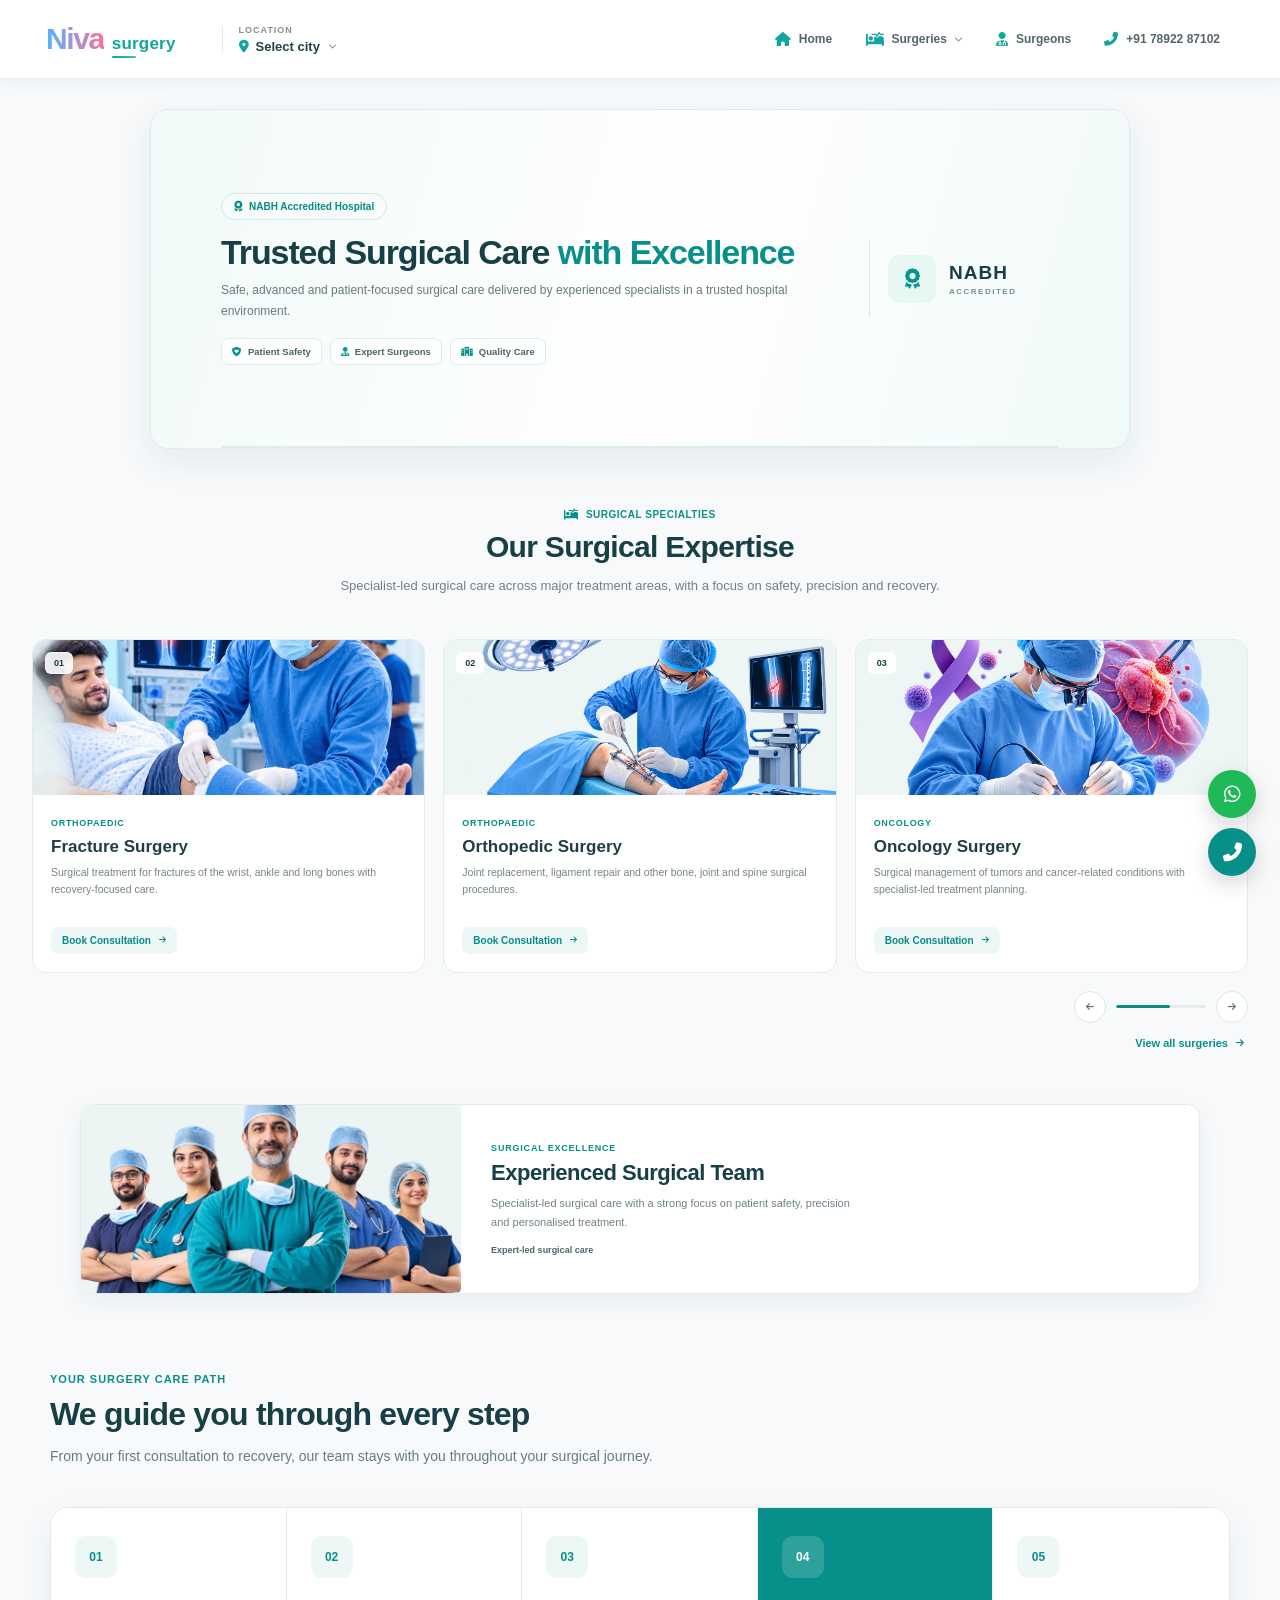
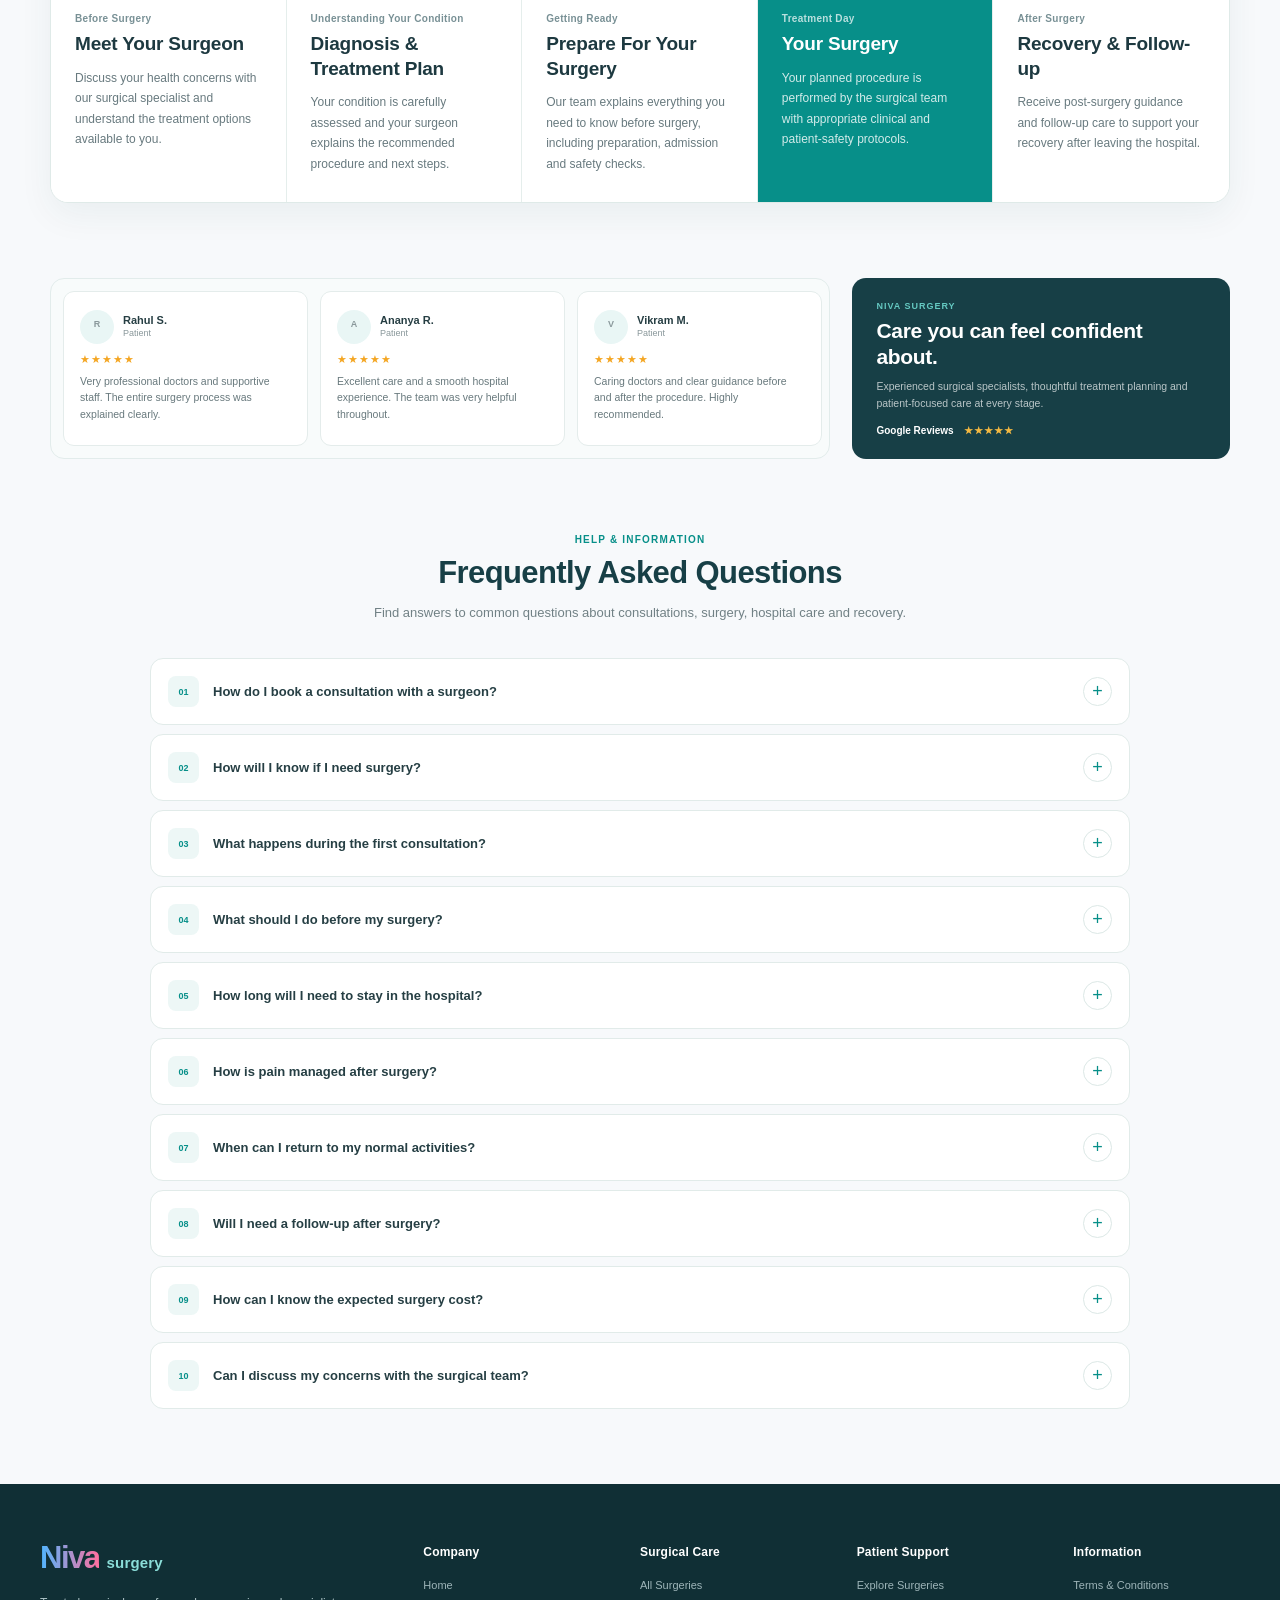
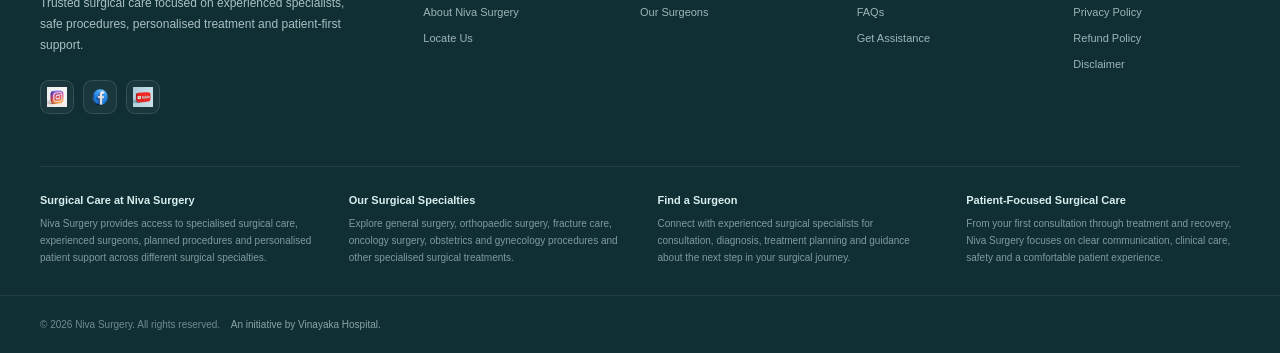
<file: index.html>
<!DOCTYPE html>
<html lang="en">
<head>
  <meta charset="UTF-8" />
  <meta name="viewport" content="width=device-width, initial-scale=1.0" />

  <!-- =========================
       PRIMARY SEO
  ========================== -->
  <title>Niva Surgery | Expert Surgical Care & Specialists in Bengaluru</title>

  <meta
    name="description"
    content="Niva Surgery provides expert surgical care in Bengaluru with experienced surgeons, advanced surgical procedures, consultation, diagnosis, and personalized treatment for a wide range of surgical conditions."
  />



  <meta name="robots" content="index, follow, max-image-preview:large" />

  <meta name="author" content="Niva Surgery" />

  <!-- =========================
       LOCAL SEO
  ========================== -->
  <meta
    name="geo.region"
    content="IN-KA"
  />

  <meta
    name="geo.placename"
    content="Bengaluru, Karnataka, India"
  />

  <meta
    name="ICBM"
    content="Bengaluru, Karnataka, India"
  />

  <!-- =========================
       CANONICAL
  ========================== -->
<link
  rel="canonical"
  href="https://nivasurgery.com/"
/>

  <!-- =========================
       OPEN GRAPH
  ========================== -->
  <meta
    property="og:title"
    content="Niva Surgery | Expert Surgical Care in Bengaluru"
  />

  <meta
    property="og:description"
    content="Trusted surgical care in Bengaluru with experienced surgeons, advanced procedures, surgical consultation, and personalized treatment."
  />

  <meta
    property="og:type"
    content="website"
  />

  <meta
    property="og:url"
    content="https://nivasurgery.com/"
  />

  <meta
    property="og:site_name"
    content="Niva Surgery"
  />

  <meta
    property="og:locale"
    content="en_IN"
  />

  <meta
    property="og:image"
    content="https://nivasurgery.com/images/og-image.webp"
  />

  <meta
    property="og:image:alt"
    content="Niva Surgery - Surgical Care in Bengaluru"
  />

  <!-- =========================
       TWITTER / SOCIAL SHARING
  ========================== -->
  <meta
    name="twitter:card"
    content="summary_large_image"
  />

  <meta
    name="twitter:title"
    content="Niva Surgery | Expert Surgical Care in Bengaluru"
  />

  <meta
    name="twitter:description"
    content="Expert surgical consultation, procedures, and personalized surgical care in Bengaluru."
  />

  <meta
    name="twitter:image"
    content="https://www.nivasurgery.com/images/og-image.webp"
  />

  <!-- =========================
       FAVICON
  ========================== -->
  <link
    rel="icon"
    type="image/png"
    href="/images/favicon.png"
  />

  <!-- =========================
       PERFORMANCE
  ========================== -->
  <link rel="preconnect" href="https://cdnjs.cloudflare.com" crossorigin>

  <!-- =========================
       STYLESHEETS
  ========================== -->
  <link rel="stylesheet" href="css/style.css">
  <link rel="stylesheet" href="css/Surgeries.css">
  <link rel="stylesheet" href="css/booking.routes.css">


  <!-- =========================
       FONT AWESOME
  ========================== -->
  <link
    rel="preload"
    href="https://cdnjs.cloudflare.com/ajax/libs/font-awesome/6.4.0/css/all.min.css"
    as="style"
    onload="this.onload=null;this.rel='stylesheet'"
  />

  <noscript>
    <link
      rel="stylesheet"
      href="https://cdnjs.cloudflare.com/ajax/libs/font-awesome/6.4.0/css/all.min.css"
    />
  </noscript>

  <!-- =========================
       LOCAL BUSINESS / MEDICAL
       ORGANIZATION SCHEMA
  ========================== -->
  <script type="application/ld+json">
  {
    "@context": "https://schema.org",
    "@type": "MedicalOrganization",
"@id": "https://nivasurgery.com/#organization",
"url": "https://nivasurgery.com/",
    "url": "https://www.nivasurgery.com/",
"logo": "https://nivasurgery.com/images/logo.png",
"image": "https://nivasurgery.com/images/og-image.webp"
    "description": "Niva Surgery provides surgical consultation, surgical procedures, and personalized surgical care in Bengaluru, Karnataka.",
    "medicalSpecialty": [
      "Surgery"
    ],
    "areaServed": {
      "@type": "City",
      "name": "Bengaluru"
    },
    "address": {
      "@type": "PostalAddress",
      "addressLocality": "Bengaluru",
      "addressRegion": "Karnataka",
      "addressCountry": "IN"
    }
  }
  </script>

  <!-- =========================
       WEBSITE SCHEMA
  ========================== -->
  <script type="application/ld+json">
  {
    "@context": "https://schema.org",
    "@type": "WebSite",
    "@id": "https://www.nivasurgery.com/#website",
    "url": "https://www.nivasurgery.com/",
    "name": "Niva Surgery",
    "description": "Expert surgical care and surgical consultation in Bengaluru.",
    "publisher": {
      "@id": "https://www.nivasurgery.com/#organization"
    },
    "inLanguage": "en-IN"
  }
  </script>

</head>

<body>


<header>

  <!-- ================= DESKTOP HEADER ================= -->
  <div class="desktop-header">

    <!-- LOGO + LOCATION -->
    <div class="logo-location">

      <div class="logo-section">
        <div class="lab-name">
          <span class="niva">Niva</span>
          <span class="healthcare">surgery</span>
        </div>
      </div>

      <div class="location-trigger" id="openLocation">
        <span class="label">Location</span>

        <span class="city">
          <i class="fa-solid fa-location-dot location-icon"></i>
          <span id="selectedCity">Select city</span>
          <i class="fa-solid fa-chevron-down chevron"></i>
        </span>
      </div>

    </div>


    <!-- ================= NAVIGATION ================= -->
    <div class="header-actions">

      <!-- HOME -->
      <a href="index.html" class="header-item">
        <i class="fas fa-home header-icon"></i>
        <span class="header-text">Home</span>
      </a>


      <!-- SURGERIES -->
      <div class="header-item surgery-menu">

        <div class="surgery-menu-trigger">
          <i class="fas fa-procedures header-icon"></i>
          <span class="header-text">Surgeries</span>
          <i class="fas fa-chevron-down surgery-chevron"></i>
        </div>


        <!-- SURGERY DROPDOWN -->
<div class="surgery-dropdown">

  <div class="surgery-dropdown-header">
    <span class="dropdown-title">Common Surgeries</span>
    <span class="dropdown-subtitle">
      Expert surgical care at Niva Surgery
    </span>
  </div>


  <div class="surgery-dropdown-list">

    <!-- GYNECOMASTIA -->
    <a
      href="surgery-details.html?id=gynecomastia"
      class="surgery-dropdown-item"
    >
      <span class="surgery-dropdown-icon">
        <i class="fas fa-user"></i>
      </span>

      <span class="surgery-dropdown-content">
        <strong>Gynecomastia</strong>
        <small>Male breast enlargement</small>
      </span>

      <i class="fas fa-chevron-right surgery-arrow"></i>
    </a>


    <!-- HERNIA -->
    <a
      href="surgery-details.html?id=hernia-surgery"
      class="surgery-dropdown-item"
    >
      <span class="surgery-dropdown-icon">
        <i class="fas fa-procedures"></i>
      </span>

      <span class="surgery-dropdown-content">
        <strong>Hernia</strong>
        <small>Advanced hernia treatment</small>
      </span>

      <i class="fas fa-chevron-right surgery-arrow"></i>
    </a>


    <!-- PILES, FISTULA & FISSURE -->
    <a
      href="surgery-details.html?id=piles-surgery"
      class="surgery-dropdown-item"
    >
      <span class="surgery-dropdown-icon">
        <i class="fas fa-heartbeat"></i>
      </span>

      <span class="surgery-dropdown-content">
        <strong>Piles, Fistula &amp; Fissure</strong>
        <small>Specialized treatment</small>
      </span>

      <i class="fas fa-chevron-right surgery-arrow"></i>
    </a>


    <!-- GALLBLADDER -->
    <a
      href="surgery-details.html?id=gallbladder-surgery"
      class="surgery-dropdown-item"
    >
      <span class="surgery-dropdown-icon">
        <i class="fas fa-stethoscope"></i>
      </span>

      <span class="surgery-dropdown-content">
        <strong>Gallbladder</strong>
        <small>Gallstone treatment</small>
      </span>

      <i class="fas fa-chevron-right surgery-arrow"></i>
    </a>


    <!-- VARICOSE VEINS -->
    <a
      href="surgery-details.html?id=varicose-veins"
      class="surgery-dropdown-item"
    >
      <span class="surgery-dropdown-icon">
        <i class="fas fa-tint"></i>
      </span>

      <span class="surgery-dropdown-content">
        <strong>Varicose Veins</strong>
        <small>Vein treatment &amp; care</small>
      </span>

      <i class="fas fa-chevron-right surgery-arrow"></i>
    </a>

  </div>


  <!-- VIEW ALL -->
  <a href="surgeries.html" class="view-all-surgeries">
    <span>
      <i class="fas fa-list"></i>
      View All Surgeries
    </span>

    <i class="fas fa-arrow-right"></i>
  </a>

</div>



      </div>


      <!-- SURGEONS -->
      <a href="surgons.html" class="header-item">
        <i class="fas fa-user-md header-icon"></i>
        <span class="header-text">Surgeons</span>
      </a>


      <!-- CONTACT -->
<a href="tel:+917892287102" class="header-item">
  <i class="fas fa-phone-alt header-icon"></i>
  <span class="header-text">+91 78922 87102</span>
</a>

    </div>

  </div>


  <!-- ================= MOBILE HEADER ================= -->
  <div class="mobile-header">

    <div class="logo-section">
      <div class="lab-name">
        <span class="niva">Niva</span>
        <span class="healthcare">surgery</span>
      </div>
    </div>


    <div class="location-section" id="mobileLocation">

      <i class="fas fa-map-marker-alt location-icon"></i>

      <div class="location-info">

        <span class="label">Your Location</span>

        <span class="city">
          <span id="mobileSelectedCity">Bangalore</span>
          <i class="fas fa-chevron-down chevron"></i>
        </span>

      </div>

    </div>

  </div>

</header>

<!-- MOBILE BOTTOM NAVIGATION -->
<nav class="niva-mobile-bottom-nav" aria-label="Mobile navigation">

  <a href="index.html" class="niva-mobile-nav-item">
    <i class="fas fa-home"></i>
    <span>Home</span>
  </a>

  <a href="surgeries.html" class="niva-mobile-nav-item">
    <i class="fas fa-procedures"></i>
    <span>Surgeries</span>
  </a>

  <a href="surgons.html" class="niva-mobile-nav-item">
    <i class="fas fa-user-md"></i>
    <span>Surgeons</span>
  </a>

  <a href="tel:+917892287102" class="niva-mobile-nav-item niva-mobile-call">
    <i class="fas fa-phone-alt"></i>
    <span>Call</span>
  </a>

</nav>



<!-- LOCATION POPUP -->
<div class="location-popup" id="locationPopup">
  <div class="popup-card">

    <!-- HEADER -->
    <div class="popup-header">
      <h3>Select your city</h3>
      <button class="close-btn" id="closePopup">×</button>
    </div>

    <!-- SEARCH -->
    <div class="search-wrapper">
      <span class="search-icon">🔍</span>

      <input
        type="text"
        id="citySearch"
        class="city-search"
        placeholder="Search city (e.g. Mysuru)"
        autocomplete="off"
      />

      <!-- Suggestions dropdown -->
      <ul class="suggestions" id="citySuggestions"></ul>
    </div>


    <!-- POPULAR CITIES -->
    <p class="section-label" id="popularLabel">Popular cities</p>
    <div class="city-list popular" id="popularCities"></div>

    <!-- ALL / SEARCH RESULTS -->
    <div class="city-list" id="cityList"></div>

    <p class="coverage">
      Services available across major cities in Karnataka
    </p>

  </div>
</div>





  
<section class="niva-hero-slider">

  <div class="niva-hero-track">

    <!-- SLIDE 1 -->
    <article class="niva-hero-slide active">

      <div class="niva-hero-info">

        <span class="niva-hero-tag">
          <i class="fas fa-award"></i>
          NABH Accredited Hospital
        </span>

        <h1>
          Trusted Surgical Care
          <span>with Excellence</span>
        </h1>

        <p>
          Safe, advanced and patient-focused surgical care delivered
          by experienced specialists in a trusted hospital environment.
        </p>

        <div class="niva-hero-meta">
          <span>
            <i class="fas fa-shield-heart"></i>
            Patient Safety
          </span>

          <span>
            <i class="fas fa-user-doctor"></i>
            Expert Surgeons
          </span>

          <span>
            <i class="fas fa-hospital"></i>
            Quality Care
          </span>
        </div>

      </div>

      <div class="niva-hero-side">
        <div class="niva-hero-side-icon">
          <i class="fas fa-award"></i>
        </div>

        <div>
          <strong>NABH</strong>
          <span>ACCREDITED</span>
        </div>
      </div>

    </article>


    <!-- SLIDE 2 -->
    <article class="niva-hero-slide">

      <div class="niva-hero-info">

        <span class="niva-hero-tag">
          <i class="fas fa-procedures"></i>
          Advanced Surgical Care
        </span>

        <h2>
          Modern Surgery
          <span>Better Patient Care</span>
        </h2>

        <p>
          Comprehensive surgical treatment supported by modern
          techniques, specialist expertise and dedicated care teams.
        </p>

        <div class="niva-hero-meta">
          <span>
            <i class="fas fa-microscope"></i>
            Modern Techniques
          </span>

          <span>
            <i class="fas fa-user-doctor"></i>
            Specialist Team
          </span>

          <span>
            <i class="fas fa-heart-pulse"></i>
            Recovery Focused
          </span>
        </div>

      </div>

      <div class="niva-hero-side">
        <div class="niva-hero-side-icon">
          <i class="fas fa-procedures"></i>
        </div>

        <div>
          <strong>NIVA</strong>
          <span>SURGICAL CARE</span>
        </div>
      </div>

    </article>


    <!-- SLIDE 3 -->
    <article class="niva-hero-slide">

      <div class="niva-hero-info">

        <span class="niva-hero-tag">
          <i class="fas fa-user-doctor"></i>
          Specialist-Led Care
        </span>

        <h2>
          Experienced Surgeons
          <span>Personalised Treatment</span>
        </h2>

        <p>
          From consultation to surgery and recovery, receive
          personalised guidance from a dedicated surgical team.
        </p>

        <div class="niva-hero-meta">
          <span>
            <i class="fas fa-comments"></i>
            Expert Consultation
          </span>

          <span>
            <i class="fas fa-clipboard-check"></i>
            Treatment Planning
          </span>

          <span>
            <i class="fas fa-hand-holding-heart"></i>
            Complete Support
          </span>
        </div>

      </div>

      <div class="niva-hero-side">
        <div class="niva-hero-side-icon">
          <i class="fas fa-user-doctor"></i>
        </div>

        <div>
          <strong>NIVA</strong>
          <span>SPECIALIST CARE</span>
        </div>
      </div>

    </article>

  </div>


  <!-- SLIDER INDICATOR -->
  <div class="niva-hero-indicator">
    <span class="niva-hero-progress"></span>
  </div>

</section>



<!-- =========================================================
     NIVA SURGERY — FEATURED SURGERIES
========================================================= -->
<section class="niva-featured-surgeries"> 

  <div class="niva-surgery-heading"> 

    <div> 
      <span class="niva-surgery-eyebrow"> 
        <i class="fas fa-procedures"></i> 
        Surgical Specialties 
      </span> 

      <h2>Our Surgical Expertise</h2> 

      <p> 
        Specialist-led surgical care across major treatment areas, 
        with a focus on safety, precision and recovery. 
      </p> 
    </div> 



  </div> 


  <div class="niva-surgery-slider"> 

    <div class="niva-surgery-track"> 


      <!-- SURGERY 1 --> 

      <article class="niva-surgery-item"> 

        <div class="niva-surgery-image"> 

          <a href="surgery-details.html?id=fracture-surgery">
            <img 
              src="images/surgery/fracture2.png" 
              alt="Fracture and orthopedic surgery at Niva Surgery" 
              loading="lazy" 
              width="600" 
              height="400">
          </a>

          <span class="niva-surgery-number">01</span> 

        </div> 

        <div class="niva-surgery-details"> 

          <span class="niva-surgery-category"> 
            Orthopaedic 
          </span> 

          <h3>Fracture Surgery</h3> 

          <p> 
            Surgical treatment for fractures of the wrist, 
            ankle and long bones with recovery-focused care. 
          </p> 

          <button 
            type="button" 
            onclick="openBooking('Fracture Surgery')" 
            class="niva-surgery-book"> 
            Book Consultation 
            <i class="fas fa-arrow-right"></i> 
          </button> 

        </div> 

      </article> 


      <!-- SURGERY 2 --> 

      <article class="niva-surgery-item"> 

        <div class="niva-surgery-image"> 

          <a href="surgery-details.html?id=orthopedic-surgery">
            <img 
              src="images/surgery/surgeryorthopedic.png" 
              alt="Orthopedic joint replacement and bone surgery at Niva Surgery" 
              loading="lazy" 
              width="600" 
              height="400">
          </a>

          <span class="niva-surgery-number">02</span> 

        </div> 

        <div class="niva-surgery-details"> 

          <span class="niva-surgery-category"> 
            Orthopaedic 
          </span> 

          <h3>Orthopedic Surgery</h3> 

          <p> 
            Joint replacement, ligament repair and other 
            bone, joint and spine surgical procedures. 
          </p> 

          <button 
            type="button" 
            onclick="openBooking('Orthopedic Surgery')" 
            class="niva-surgery-book"> 
            Book Consultation 
            <i class="fas fa-arrow-right"></i> 
          </button> 

        </div> 

      </article> 


      <!-- SURGERY 3 --> 

      <article class="niva-surgery-item"> 

        <div class="niva-surgery-image"> 

          <a href="surgery-details.html?id=oncology-surgery">
            <img 
              src="images/surgery/surgeryonco.png" 
              alt="Oncology and cancer surgery at Niva Surgery" 
              loading="lazy" 
              width="600" 
              height="400">
          </a>

          <span class="niva-surgery-number">03</span> 

        </div> 

        <div class="niva-surgery-details"> 

          <span class="niva-surgery-category"> 
            Oncology 
          </span> 

          <h3>Oncology Surgery</h3> 

          <p> 
            Surgical management of tumors and cancer-related 
            conditions with specialist-led treatment planning. 
          </p> 

          <button 
            type="button" 
            onclick="openBooking('Oncology Surgery')" 
            class="niva-surgery-book"> 
            Book Consultation 
            <i class="fas fa-arrow-right"></i> 
          </button> 

        </div> 

      </article> 


      <!-- SURGERY 4 --> 

      <article class="niva-surgery-item"> 

        <div class="niva-surgery-image"> 

          <a href="surgery-details.html?id=general-surgery">
            <img 
              src="images/surgery/gs.png" 
              alt="General surgery procedures at Niva Surgery" 
              loading="lazy" 
              width="600" 
              height="400">
          </a>

          <span class="niva-surgery-number">04</span> 

        </div> 

        <div class="niva-surgery-details"> 

          <span class="niva-surgery-category"> 
            General Surgery 
          </span> 

          <h3>General Surgery</h3> 

          <p> 
            Hernia repair, appendectomy, biopsy and other 
            commonly performed surgical procedures. 
          </p> 

          <button 
            type="button" 
            onclick="openBooking('General Surgery')" 
            class="niva-surgery-book"> 
            Book Consultation 
            <i class="fas fa-arrow-right"></i> 
          </button> 

        </div> 

      </article> 


      <!-- SURGERY 5 --> 

      <article class="niva-surgery-item"> 

        <div class="niva-surgery-image"> 

          <a href="surgery-details.html?id=obstetrics-gynecology">
            <img 
              src="images/surgery/obg.webp" 
              alt="Obstetrics and gynecology surgery at Niva Surgery" 
              loading="lazy" 
              width="600" 
              height="400">
          </a>

          <span class="niva-surgery-number">05</span> 

        </div> 

        <div class="niva-surgery-details"> 

          <span class="niva-surgery-category"> 
            Women's Health 
          </span> 

          <h3>Obstetrics & Gynecology</h3> 

          <p> 
            Women's surgical and gynecological care including 
            hysterectomy and other specialist procedures. 
          </p> 

          <button 
            type="button" 
            onclick="openBooking('Obstetrics & Gynecology')" 
            class="niva-surgery-book"> 
            Book Consultation 
            <i class="fas fa-arrow-right"></i> 
          </button> 

        </div> 

      </article> 


    </div> 


    <!-- SLIDER CONTROLS --> 

    <div class="niva-surgery-controls"> 

      <button 
        type="button" 
        class="niva-surgery-prev" 
        aria-label="Previous surgeries"> 
        <i class="fas fa-arrow-left"></i> 
      </button> 

      <div class="niva-surgery-progress"> 
        <span></span> 
      </div> 

      <button 
        type="button" 
        class="niva-surgery-next" 
        aria-label="Next surgeries"> 
        <i class="fas fa-arrow-right"></i> 
      </button> 

    </div> 

        <a href="surgeries.html" class="niva-surgery-view-all"> 
      View all surgeries 
      <i class="fas fa-arrow-right"></i> 
    </a> 


  </div> 

</section>





<section class="niva-surgical-trust">

  <div class="niva-trust-track">

    <!-- SLIDE 1 -->
    <article class="niva-trust-slide active">

      <div class="niva-trust-image">
        <img
          src="images/surgery/surgery-team.png"
          alt="Experienced surgical team providing patient care"
          loading="lazy"
          width="700"
          height="400">
      </div>

      <div class="niva-trust-content">

        <span class="niva-trust-label">
          Surgical Excellence
        </span>

        <h3>
          Experienced Surgical Team
        </h3>

        <p>
          Specialist-led surgical care with a strong focus on
          patient safety, precision and personalised treatment.
        </p>

        <span class="niva-trust-bottom">
          Expert-led surgical care
        </span>

      </div>

    </article>


    <!-- SLIDE 2 -->
    <article class="niva-trust-slide">

      <div class="niva-trust-image">
        <img
          src="images/surgery/modrensurgery.png"
          alt="Modern operation theatre and surgical facilities"
          loading="lazy"
          width="700"
          height="400">
      </div>

      <div class="niva-trust-content">

        <span class="niva-trust-label">
          Modern Facilities
        </span>

        <h3>
          Advanced Surgical Environment
        </h3>

        <p>
          Modern surgical facilities designed to support safe
          procedures, efficient care and a comfortable patient experience.
        </p>

        <span class="niva-trust-bottom">
          Safety-focused facilities
        </span>

      </div>

    </article>


    <!-- SLIDE 3 -->
    <article class="niva-trust-slide">

      <div class="niva-trust-image">
        <img
          src="images/surgery/pc.png"
          alt="Patient receiving professional surgical healthcare"
          loading="lazy"
          width="700"
          height="400">
      </div>

      <div class="niva-trust-content">

        <span class="niva-trust-label">
          Patient First
        </span>

        <h3>
          Care Beyond The Surgery
        </h3>

        <p>
          Dedicated support before surgery, throughout treatment
          and during recovery with the patient's needs at the centre.
        </p>

        <span class="niva-trust-bottom">
          Complete patient support
        </span>

      </div>

    </article>


    <!-- SLIDE 4 -->
    <article class="niva-trust-slide">

      <div class="niva-trust-image">
        <img
          src="images/surgery/sc.png"
          alt="Professional surgical care at Niva Surgery"
          loading="lazy"
          width="700"
          height="400">
      </div>

      <div class="niva-trust-content">

        <span class="niva-trust-label">
          Quality Care
        </span>

        <h3>
          Trusted Approach To Surgery
        </h3>

        <p>
          A coordinated approach to consultation, treatment,
          surgery and recovery built around quality and patient safety.
        </p>

        <span class="niva-trust-bottom">
          Quality-focused treatment
        </span>

      </div>

    </article>

  </div>

</section>




<section class="niva-care-path">

  <div class="niva-care-intro">

    <span class="niva-care-kicker">
      YOUR SURGERY CARE PATH
    </span>

    <h2>
      We guide you through every step
    </h2>

    <p>
      From your first consultation to recovery, our team stays
      with you throughout your surgical journey.
    </p>

  </div>


  <div class="niva-care-steps">


    <!-- 01 -->

    <article class="niva-care-step">

      <div class="niva-care-number">
        01
      </div>

      <div class="niva-care-body">

        <span class="niva-care-step-label">
          Before Surgery
        </span>

        <h3>
          Meet Your Surgeon
        </h3>

        <p>
          Discuss your health concerns with our surgical specialist
          and understand the treatment options available to you.
        </p>

      </div>

    </article>


    <!-- 02 -->

    <article class="niva-care-step">

      <div class="niva-care-number">
        02
      </div>

      <div class="niva-care-body">

        <span class="niva-care-step-label">
          Understanding Your Condition
        </span>

        <h3>
          Diagnosis & Treatment Plan
        </h3>

        <p>
          Your condition is carefully assessed and your surgeon
          explains the recommended procedure and next steps.
        </p>

      </div>

    </article>


    <!-- 03 -->

    <article class="niva-care-step">

      <div class="niva-care-number">
        03
      </div>

      <div class="niva-care-body">

        <span class="niva-care-step-label">
          Getting Ready
        </span>

        <h3>
          Prepare For Your Surgery
        </h3>

        <p>
          Our team explains everything you need to know before
          surgery, including preparation, admission and safety checks.
        </p>

      </div>

    </article>


    <!-- 04 -->

    <article class="niva-care-step niva-care-highlight">

      <div class="niva-care-number">
        04
      </div>

      <div class="niva-care-body">

        <span class="niva-care-step-label">
          Treatment Day
        </span>

        <h3>
          Your Surgery
        </h3>

        <p>
          Your planned procedure is performed by the surgical team
          with appropriate clinical and patient-safety protocols.
        </p>

      </div>

    </article>


    <!-- 05 -->

    <article class="niva-care-step">

      <div class="niva-care-number">
        05
      </div>

      <div class="niva-care-body">

        <span class="niva-care-step-label">
          After Surgery
        </span>

        <h3>
          Recovery & Follow-up
        </h3>

        <p>
          Receive post-surgery guidance and follow-up care to
          support your recovery after leaving the hospital.
        </p>

      </div>

    </article>


  </div>

</section>





<section class="niva-review-strip">

  <div class="niva-review-slider">

    <div class="niva-review-track">

      <article class="niva-review-card">
        <div class="niva-review-top">
          <span class="niva-review-avatar">R</span>
          <div>
            <strong>Rahul S.</strong>
            <span>Patient</span>
          </div>
        </div>

        <div class="niva-review-rating">★★★★★</div>

        <p>
          Very professional doctors and supportive staff.
          The entire surgery process was explained clearly.
        </p>
      </article>


      <article class="niva-review-card">
        <div class="niva-review-top">
          <span class="niva-review-avatar">A</span>
          <div>
            <strong>Ananya R.</strong>
            <span>Patient</span>
          </div>
        </div>

        <div class="niva-review-rating">★★★★★</div>

        <p>
          Excellent care and a smooth hospital experience.
          The team was very helpful throughout.
        </p>
      </article>


      <article class="niva-review-card">
        <div class="niva-review-top">
          <span class="niva-review-avatar">V</span>
          <div>
            <strong>Vikram M.</strong>
            <span>Patient</span>
          </div>
        </div>

        <div class="niva-review-rating">★★★★★</div>

        <p>
          Caring doctors and clear guidance before and
          after the procedure. Highly recommended.
        </p>
      </article>


      <article class="niva-review-card">
        <div class="niva-review-top">
          <span class="niva-review-avatar">P</span>
          <div>
            <strong>Priya K.</strong>
            <span>Patient</span>
          </div>
        </div>

        <div class="niva-review-rating">★★★★★</div>

        <p>
          A comfortable experience with attentive doctors
          and staff who answered all our questions.
        </p>
      </article>


      <!-- DUPLICATE FOR CONTINUOUS CSS SLIDE -->

      <article class="niva-review-card">
        <div class="niva-review-top">
          <span class="niva-review-avatar">R</span>
          <div>
            <strong>Rahul S.</strong>
            <span>Patient</span>
          </div>
        </div>

        <div class="niva-review-rating">★★★★★</div>

        <p>
          Very professional doctors and supportive staff.
          The entire surgery process was explained clearly.
        </p>
      </article>


      <article class="niva-review-card">
        <div class="niva-review-top">
          <span class="niva-review-avatar">A</span>
          <div>
            <strong>Ananya R.</strong>
            <span>Patient</span>
          </div>
        </div>

        <div class="niva-review-rating">★★★★★</div>

        <p>
          Excellent care and a smooth hospital experience.
          The team was very helpful throughout.
        </p>
      </article>

    </div>

  </div>


  <div class="niva-review-about">

    <span>NIVA SURGERY</span>

    <h2>
      Care you can feel confident about.
    </h2>

    <p>
      Experienced surgical specialists, thoughtful treatment
      planning and patient-focused care at every stage.
    </p>

    <div class="niva-review-google">
      <strong>Google Reviews</strong>
      <b>★★★★★</b>
    </div>

  </div>

</section>


<div id="sticky-icon-popup">

  <a href="https://wa.me/+917892287102" target="_blank" class="icon-btn whatsapp" aria-label="Chat on WhatsApp" rel="noopener">
    <i class="fab fa-whatsapp"></i>
    <span class="tooltip">WhatsApp</span>
  </a>

  <a href="tel:+917892287102" class="icon-btn call" aria-label="Call Support" rel="noopener">
    <i class="fas fa-phone-alt"></i>
    <span class="tooltip">Call Support</span>
  </a>

</div>


<section class="niva-surgery-faq">

  <div class="niva-faq-heading">

    <span>HELP & INFORMATION</span>

    <h2>Frequently Asked Questions</h2>

    <p>
      Find answers to common questions about consultations,
      surgery, hospital care and recovery.
    </p>

  </div>


  <div class="niva-faq-list">


    <div class="niva-faq-item">

      <button class="niva-faq-question" type="button">

        <span class="niva-faq-number">01</span>

        <strong>
          How do I book a consultation with a surgeon?
        </strong>

        <span class="niva-faq-toggle">+</span>

      </button>

      <div class="niva-faq-answer">
        <p>
          You can request a consultation through the Niva Surgery
          website or contact our team directly. Our team will help
          you choose the appropriate surgical specialist and
          available appointment time.
        </p>
      </div>

    </div>


    <div class="niva-faq-item">

      <button class="niva-faq-question" type="button">

        <span class="niva-faq-number">02</span>

        <strong>
          How will I know if I need surgery?
        </strong>

        <span class="niva-faq-toggle">+</span>

      </button>

      <div class="niva-faq-answer">
        <p>
          Surgery is recommended only after a proper clinical
          evaluation. Your surgeon will review your symptoms,
          medical history and required investigations before
          discussing whether surgery is appropriate.
        </p>
      </div>

    </div>


    <div class="niva-faq-item">

      <button class="niva-faq-question" type="button">

        <span class="niva-faq-number">03</span>

        <strong>
          What happens during the first consultation?
        </strong>

        <span class="niva-faq-toggle">+</span>

      </button>

      <div class="niva-faq-answer">
        <p>
          Your surgeon will discuss your health concerns, examine
          your condition and review relevant reports. You can also
          ask questions about treatment options, surgery and recovery.
        </p>
      </div>

    </div>


    <div class="niva-faq-item">

      <button class="niva-faq-question" type="button">

        <span class="niva-faq-number">04</span>

        <strong>
          What should I do before my surgery?
        </strong>

        <span class="niva-faq-toggle">+</span>

      </button>

      <div class="niva-faq-answer">
        <p>
          Your surgical team will provide personalised instructions
          based on your procedure. These may include investigations,
          medicines, fasting instructions and admission details.
          Always follow the instructions provided by your doctor.
        </p>
      </div>

    </div>


    <div class="niva-faq-item">

      <button class="niva-faq-question" type="button">

        <span class="niva-faq-number">05</span>

        <strong>
          How long will I need to stay in the hospital?
        </strong>

        <span class="niva-faq-toggle">+</span>

      </button>

      <div class="niva-faq-answer">
        <p>
          Hospital stay depends on the type of surgery, your overall
          health and your recovery. Your surgeon will explain the
          expected hospital stay during treatment planning.
        </p>
      </div>

    </div>


    <div class="niva-faq-item">

      <button class="niva-faq-question" type="button">

        <span class="niva-faq-number">06</span>

        <strong>
          How is pain managed after surgery?
        </strong>

        <span class="niva-faq-toggle">+</span>

      </button>

      <div class="niva-faq-answer">
        <p>
          Your care team will monitor you after surgery and provide
          appropriate pain management based on your procedure and
          individual needs. You will also receive instructions for
          recovery at home.
        </p>
      </div>

    </div>


    <div class="niva-faq-item">

      <button class="niva-faq-question" type="button">

        <span class="niva-faq-number">07</span>

        <strong>
          When can I return to my normal activities?
        </strong>

        <span class="niva-faq-toggle">+</span>

      </button>

      <div class="niva-faq-answer">
        <p>
          Recovery time varies depending on the surgery and the
          individual patient. Your surgeon will guide you about
          physical activity, work, exercise and other daily
          activities during follow-up.
        </p>
      </div>

    </div>


    <div class="niva-faq-item">

      <button class="niva-faq-question" type="button">

        <span class="niva-faq-number">08</span>

        <strong>
          Will I need a follow-up after surgery?
        </strong>

        <span class="niva-faq-toggle">+</span>

      </button>

      <div class="niva-faq-answer">
        <p>
          Yes. Follow-up appointments help your surgeon monitor
          healing and recovery. Your team will tell you when you
          should return and what symptoms or concerns you should
          watch for.
        </p>
      </div>

    </div>


    <div class="niva-faq-item">

      <button class="niva-faq-question" type="button">

        <span class="niva-faq-number">09</span>

        <strong>
          How can I know the expected surgery cost?
        </strong>

        <span class="niva-faq-toggle">+</span>

      </button>

      <div class="niva-faq-answer">
        <p>
          Surgery costs can vary depending on the procedure,
          treatment plan, hospital stay and individual requirements.
          Our team can provide information about expected treatment
          costs after your consultation.
        </p>
      </div>

    </div>


    <div class="niva-faq-item">

      <button class="niva-faq-question" type="button">

        <span class="niva-faq-number">10</span>

        <strong>
          Can I discuss my concerns with the surgical team?
        </strong>

        <span class="niva-faq-toggle">+</span>

      </button>

      <div class="niva-faq-answer">
        <p>
          Absolutely. We encourage patients and their families to
          ask questions and discuss their concerns before making
          treatment decisions. Our team will explain the available
          options and next steps clearly.
        </p>
      </div>

    </div>


  </div>

</section>



<footer class="niva-footer">

  <div class="niva-footer-main">

    <!-- BRAND -->
    <div class="niva-footer-brand">

      <a href="index.html" class="niva-footer-logo">
        <span class="niva-footer-name">Niva</span>
        <span class="niva-footer-type">surgery</span>
      </a>

      <p class="niva-footer-description">
        Trusted surgical care focused on experienced specialists,
        safe procedures, personalised treatment and patient-first support.
      </p>

      <div class="niva-footer-social">

        <a
          href="https://www.instagram.com/nivasurgery/"
          aria-label="Niva Surgery on Instagram"
          target="_blank"
          rel="noopener">
          <img
            src="images/instagram.webp"
            alt="Niva Surgery Instagram"
            width="22"
            height="22"
            loading="lazy">
        </a>

        <a
          href="https://www.facebook.com/profile.php?id=61583126009241"
          aria-label="Niva Surgery on Facebook"
          target="_blank"
          rel="noopener">
          <img
            src="images/facebook.webp"
            alt="Niva Surgery Facebook"
            width="22"
            height="22"
            loading="lazy">
        </a>

        <a
          href="https://www.youtube.com/@nivasurgery"
          aria-label="Niva Surgery on YouTube"
          target="_blank"
          rel="noopener">
          <img
            src="images/youtube.webp"
            alt="Niva Surgery YouTube"
            width="22"
            height="22"
            loading="lazy">
        </a>

      </div>

    </div>


    <!-- COMPANY -->
    <div class="niva-footer-column">

      <h3>Company</h3>

      <a href="index.html">Home</a>
      <a href="about-us.html">About Niva Surgery</a>
      <a href="locate-us.html">Locate Us</a>

    </div>


    <!-- SURGICAL CARE -->
    <div class="niva-footer-column">

      <h3>Surgical Care</h3>

      <a href="surgeries.html">All Surgeries</a>
      <a href="surgons.html">Our Surgeons</a>



    </div>


    <!-- PATIENT SUPPORT -->
    <div class="niva-footer-column">

      <h3>Patient Support</h3>

      <a href="surgeries.html">Explore Surgeries</a>
      <a href="faq.html">FAQs</a>
      <a href="contact.html">Get Assistance</a>

    </div>


    <!-- LEGAL -->
    <div class="niva-footer-column">

      <h3>Information</h3>

      <a href="terms.html">Terms & Conditions</a>
      <a href="privacy-policy.html">Privacy Policy</a>
      <a href="refund-policy.html">Refund Policy</a>
      <a href="disclaimer.html">Disclaimer</a>

    </div>

  </div>


  <!-- SURGERY SEO AREA -->

  <div class="niva-footer-seo">

    <div class="niva-footer-seo-item">

      <h3>Surgical Care at Niva Surgery</h3>

      <p>
        Niva Surgery provides access to specialised surgical care,
        experienced surgeons, planned procedures and personalised
        patient support across different surgical specialties.
      </p>

    </div>


    <div class="niva-footer-seo-item">

      <h3>Our Surgical Specialties</h3>

      <p>
        Explore general surgery, orthopaedic surgery, fracture care,
        oncology surgery, obstetrics and gynecology procedures and
        other specialised surgical treatments.
      </p>

    </div>


    <div class="niva-footer-seo-item">

      <h3>Find a Surgeon</h3>

      <p>
        Connect with experienced surgical specialists for consultation,
        diagnosis, treatment planning and guidance about the next step
        in your surgical journey.
      </p>

    </div>


    <div class="niva-footer-seo-item">

      <h3>Patient-Focused Surgical Care</h3>

      <p>
        From your first consultation through treatment and recovery,
        Niva Surgery focuses on clear communication, clinical care,
        safety and a comfortable patient experience.
      </p>

    </div>

  </div>


  <!-- FOOTER BOTTOM -->

  <div class="niva-footer-bottom">

    <p>
      © 2026 Niva Surgery. All rights reserved.
      <span>An initiative by Vinayaka Hospital.</span>
    </p>

  </div>

</footer>





<!-- ===== BOOKING MODAL ===== -->
<div id="bookingModal" class="booking-modal">

  <div class="booking-box">

    <!-- Close -->
    <button
      type="button"
      class="booking-close"
      onclick="closeBooking()"
      aria-label="Close"
    >
      ×
    </button>

    <!-- Booking Heading -->
    <div class="booking-heading">
      <h3>Book Your Appointment</h3>
      <p>Enter your details and we’ll contact you shortly.</p>
    </div>

    <!-- Mobile Number -->
    <div class="booking-field">
      <label for="bookingMobile">Mobile Number</label>

      <input
        type="tel"
        id="bookingMobile"
        placeholder="Enter 10-digit mobile number"
        maxlength="10"
        inputmode="numeric"
      >
    </div>

    <!-- Name -->
    <div class="booking-field">
      <label for="custName">Your Name</label>

      <input
        type="text"
        id="custName"
        placeholder="Enter your name"
      >
    </div>

    <!-- Address -->
    <div class="booking-field">
      <label for="custAddress">Address</label>

      <textarea
        id="custAddress"
        rows="3"
        placeholder="Enter your address"
      ></textarea>
    </div>

    <!-- Service -->
    <div class="booking-field">
      <label for="serviceType">Service</label>

      <input
        type="text"
        id="serviceType"
        value="Health Checkup"
        readonly
      >
    </div>

<!-- Confirm Booking --> 
<button 
  type="button" 
  class="primary-btn" 
  onclick="confirmBooking()" 
> 
  Confirm Booking 
</button>


<!-- ===== BOOKING SUCCESS ===== -->
<div id="bookingSuccess" class="booking-success">

  <div class="booking-success-icon">
    <i class="fas fa-check"></i>
  </div>

  <h3>Booking Confirmed</h3>

  <p>
    Your appointment request has been received successfully.
    Our team will contact you shortly.
  </p>

  <button
    type="button"
    class="booking-success-btn"
    onclick="closeBooking()"
  >
    Done
  </button>

</div>



  </div>
</div>

  <script src="javascript/script.js"></script>
  <script src="javascript/location.js"></script>
  <script src="javascript/booking.controller.js"></script>
  <script src="javascript/surgery-master.js"></script>

</body>
</html>
</file>
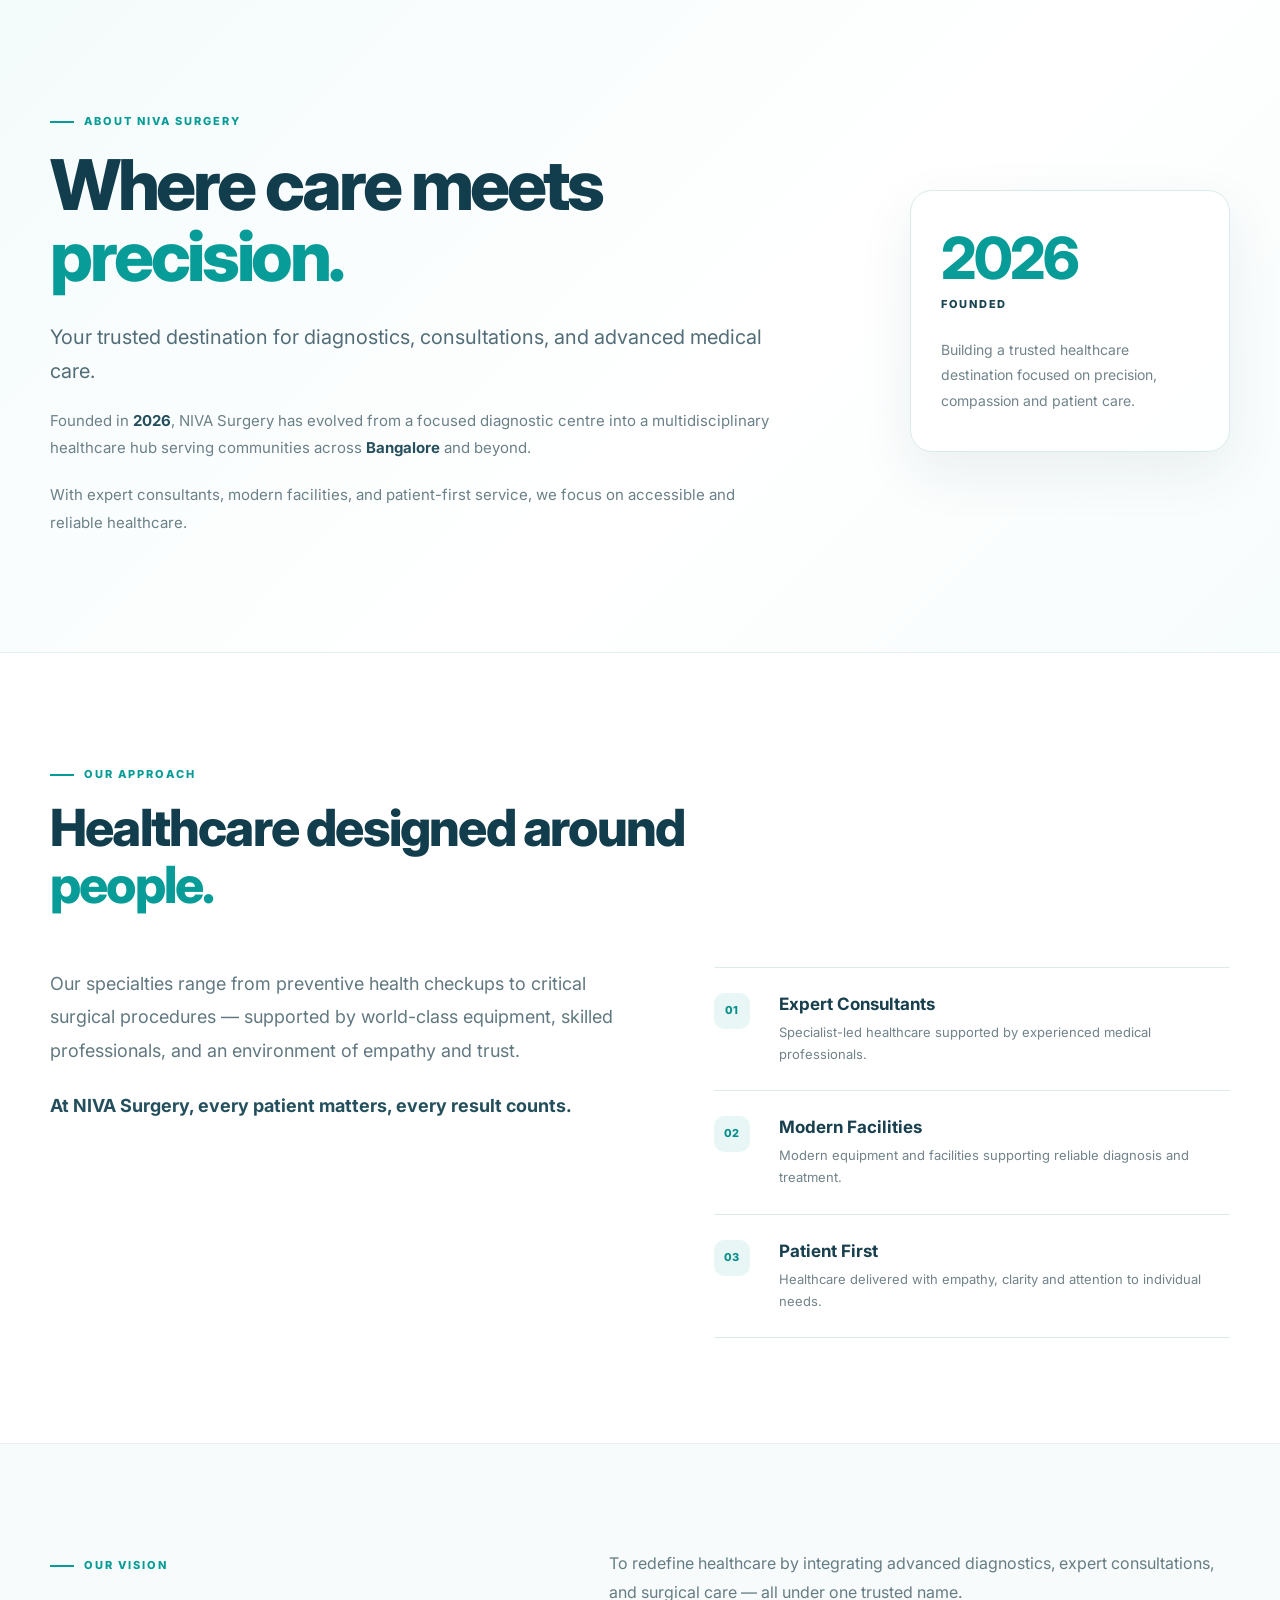
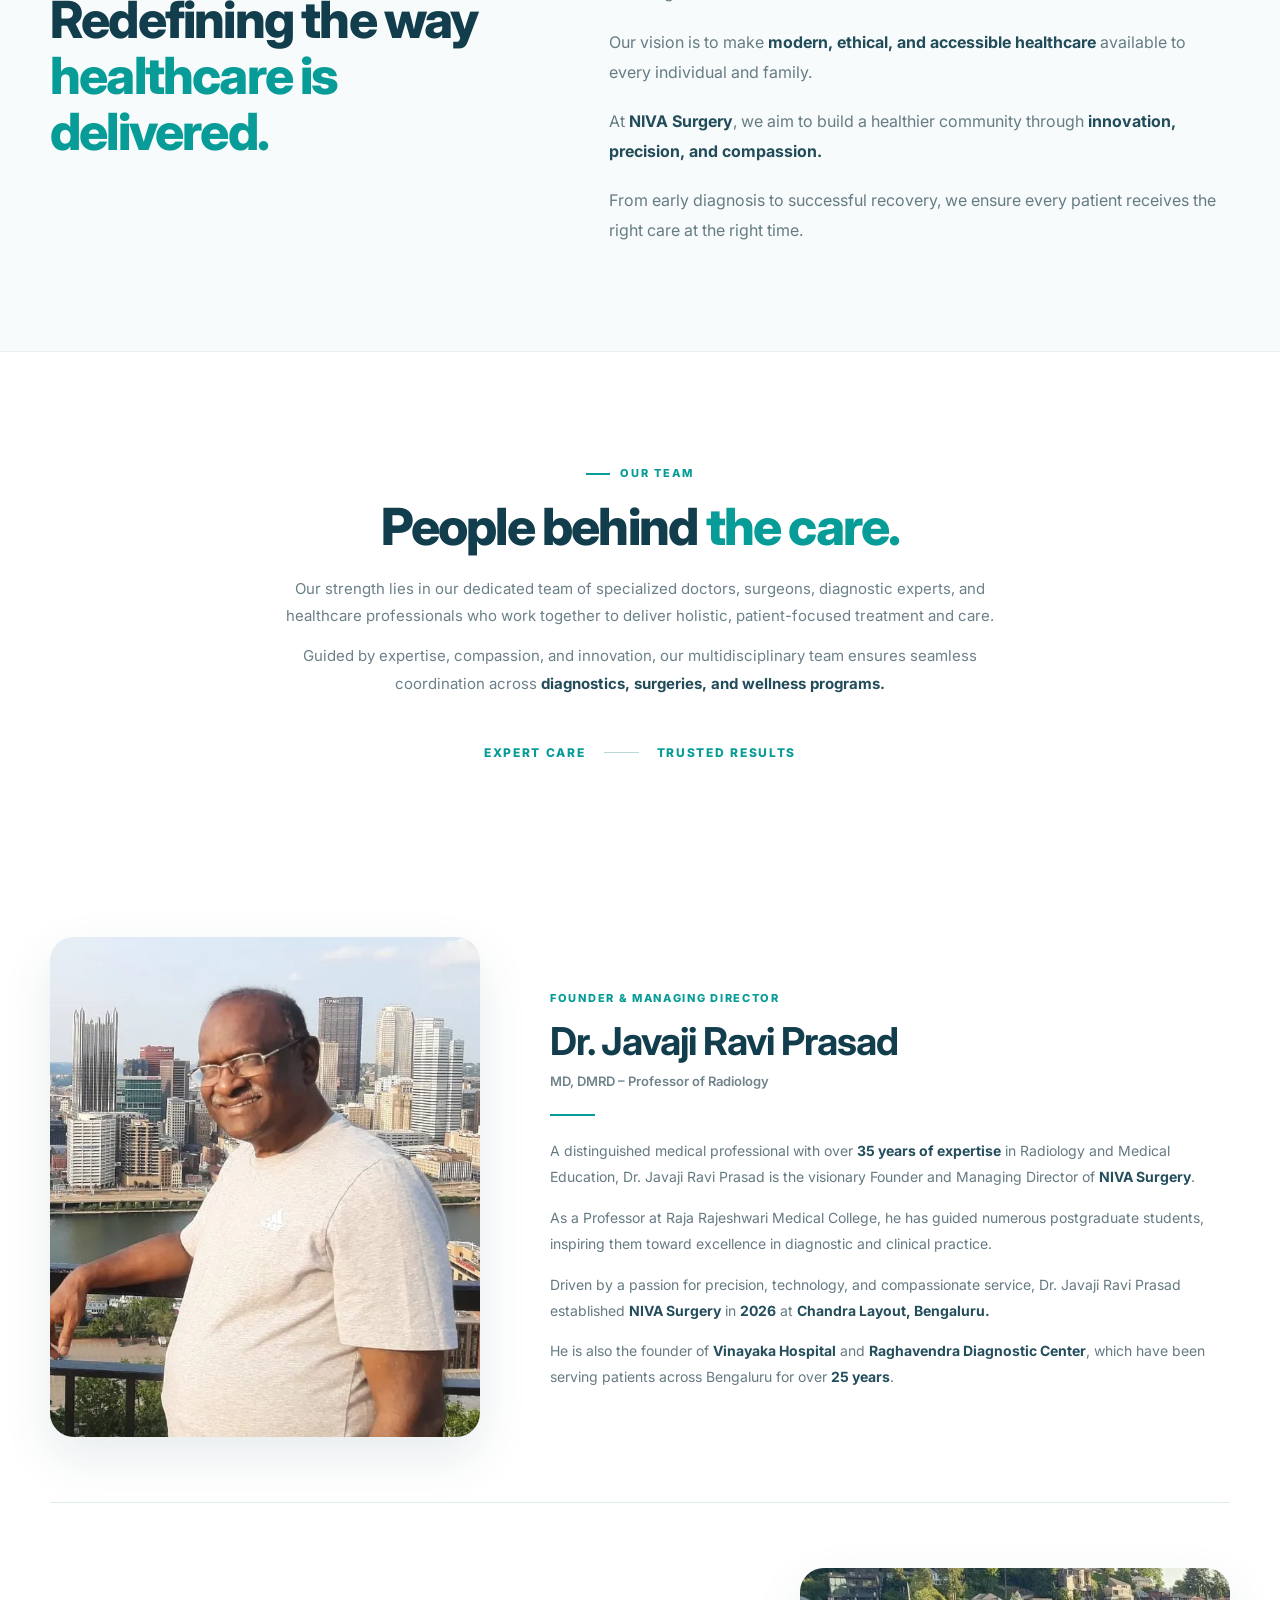
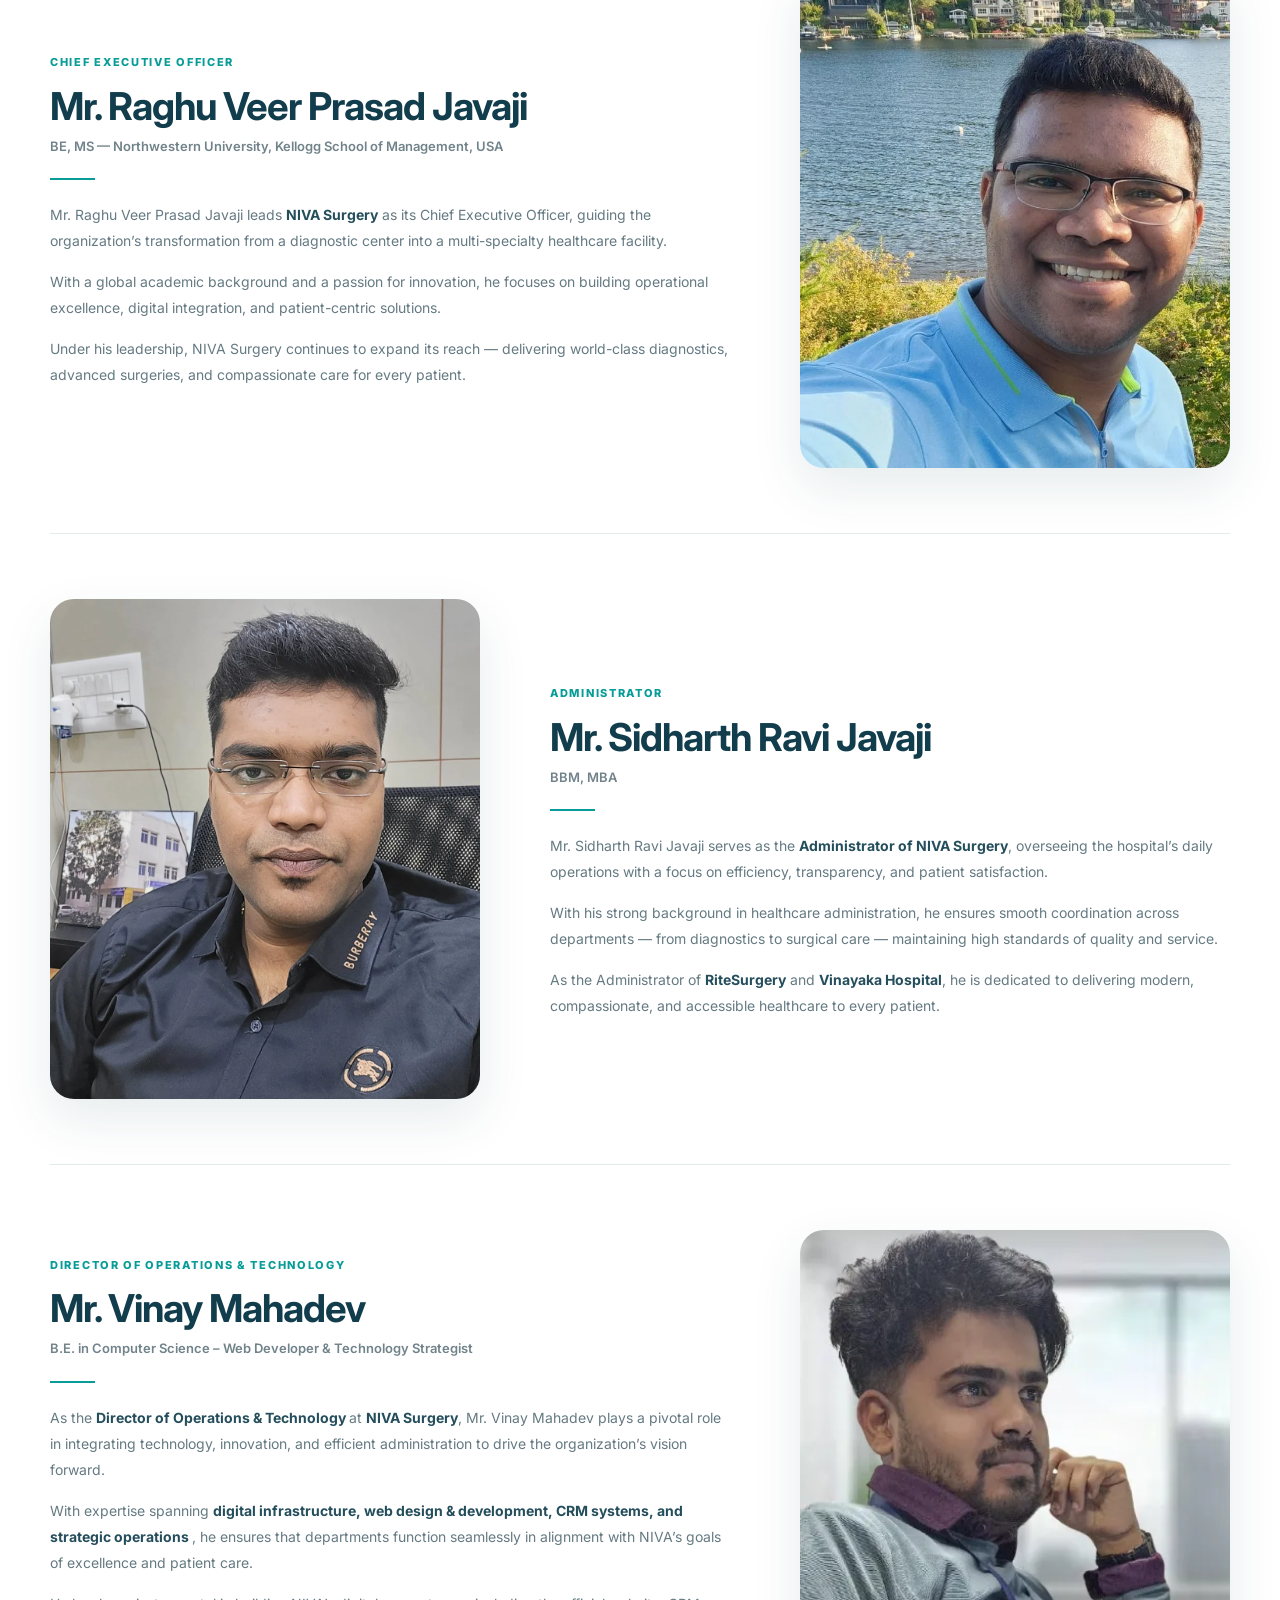
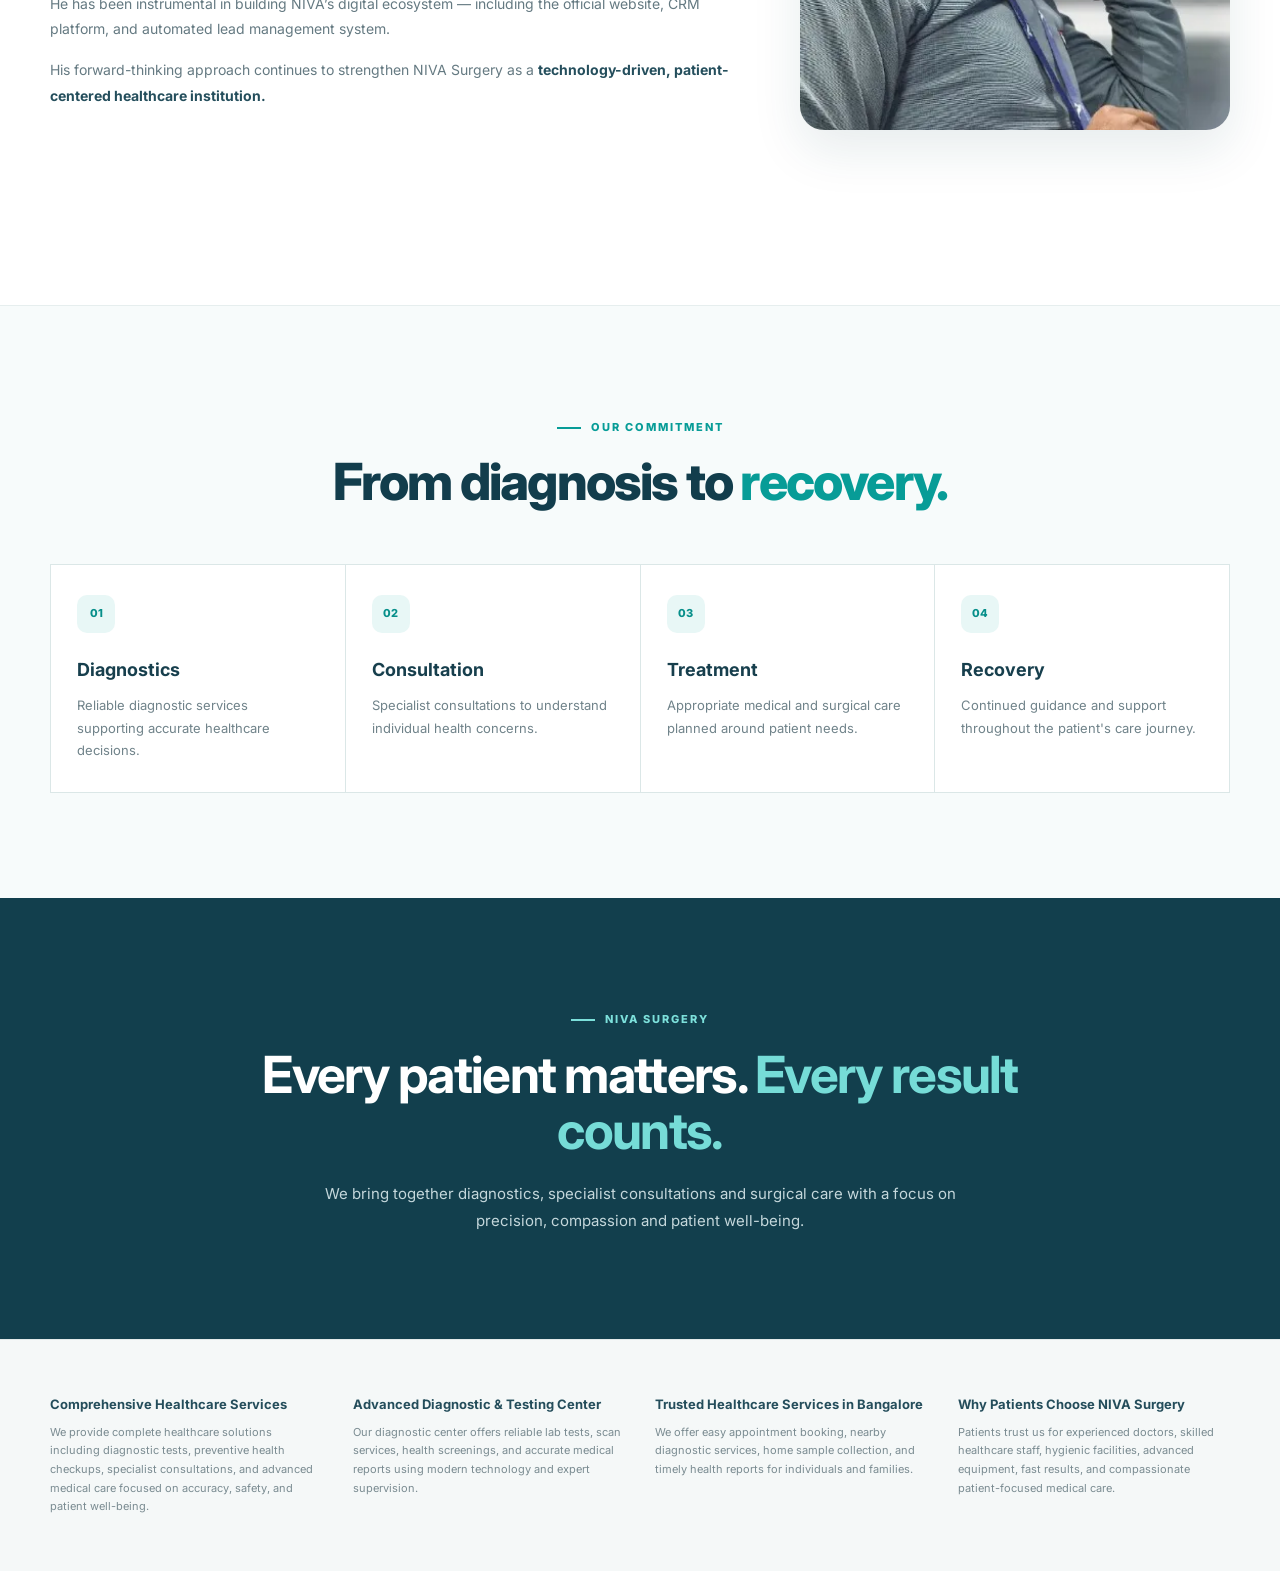
<file: about-us.html>
<!DOCTYPE html>
<html lang="en">

<head>

  <meta charset="UTF-8">
  <meta name="viewport" content="width=device-width, initial-scale=1.0">

  <title>
    About Us - NIVA Surgery Bangalore | Leadership & Healthcare
  </title>

  <meta
    name="description"
    content="Learn about NIVA Surgery Bangalore, our founder, leadership team, healthcare vision and patient-focused medical services."
  >

  <meta name="robots" content="index, follow">

  <link
    rel="canonical"
    href="https://www.nivasurgery.com/about-us.html"
  >

  <!-- Open Graph -->

  <meta
    property="og:title"
    content="About Us - NIVA Surgery Bangalore"
  >

  <meta
    property="og:description"
    content="Learn about NIVA Surgery, our leadership team, healthcare vision and patient-focused medical services."
  >

  <meta
    property="og:type"
    content="website"
  >

  <meta
    property="og:url"
    content="https://www.nivasurgery.com/about-us.html"
  >

  <meta
    property="og:image"
    content="https://www.nivasurgery.com/images/founder.webp"
  >

  <!-- Twitter -->

  <meta
    name="twitter:card"
    content="summary_large_image"
  >

  <meta
    name="twitter:title"
    content="About Us - NIVA Surgery Bangalore"
  >

  <meta
    name="twitter:description"
    content="Learn about NIVA Surgery, our founders, leadership team and healthcare services."
  >

  <meta
    name="twitter:image"
    content="https://www.nivasurgery.com/images/founder.webp"
  >

  <!-- Font -->

  <link
    rel="preconnect"
    href="https://fonts.googleapis.com"
  >

  <link
    rel="preconnect"
    href="https://fonts.gstatic.com"
    crossorigin
  >

  <link
    href="https://fonts.googleapis.com/css2?family=Inter:wght@400;500;600;700;800&display=swap"
    rel="stylesheet"
  >

  <!-- About Page CSS ONLY -->

  <link
    rel="stylesheet"
    href="css/about.css"
  >

</head>


<body>


<main class="about-page-shell">


  <!-- =====================================================
       ABOUT HERO
  ====================================================== -->

  <section class="about-hero">

    <div class="about-container">

      <div class="about-hero-grid">

        <div class="about-hero-content">

          <span class="about-eyebrow">
            ABOUT NIVA SURGERY
          </span>

          <h1>
            Where care meets
            <span>precision.</span>
          </h1>

          <p class="about-hero-lead">
            Your trusted destination for diagnostics,
            consultations, and advanced medical care.
          </p>

          <p>
            Founded in <strong>2026</strong>, NIVA Surgery has evolved
            from a focused diagnostic centre into a multidisciplinary
            healthcare hub serving communities across
            <strong>Bangalore</strong> and beyond.
          </p>

          <p>
            With expert consultants, modern facilities, and
            patient-first service, we focus on accessible and
            reliable healthcare.
          </p>

        </div>


        <div class="about-hero-stat">

          <div class="about-stat-card">

            <span class="about-stat-number">
              2026
            </span>

            <span class="about-stat-label">
              Founded
            </span>

            <p>
              Building a trusted healthcare destination
              focused on precision, compassion and patient care.
            </p>

          </div>

        </div>

      </div>

    </div>

  </section>



  <!-- =====================================================
       OVERVIEW
  ====================================================== -->

  <section class="about-overview-section">

    <div class="about-container">

      <div class="about-section-header">

        <span class="about-eyebrow">
          OUR APPROACH
        </span>

        <h2>
          Healthcare designed around
          <span>people.</span>
        </h2>

      </div>


      <div class="about-overview-grid">

        <div class="about-overview-main">

          <p>
            Our specialties range from preventive health checkups
            to critical surgical procedures — supported by
            world-class equipment, skilled professionals, and
            an environment of empathy and trust.
          </p>

          <p>
            At NIVA Surgery, every patient matters,
            every result counts.
          </p>

        </div>


        <div class="about-overview-points">

          <div class="about-point">

            <span class="about-point-number">
              01
            </span>

            <div>

              <h3>
                Expert Consultants
              </h3>

              <p>
                Specialist-led healthcare supported by
                experienced medical professionals.
              </p>

            </div>

          </div>


          <div class="about-point">

            <span class="about-point-number">
              02
            </span>

            <div>

              <h3>
                Modern Facilities
              </h3>

              <p>
                Modern equipment and facilities supporting
                reliable diagnosis and treatment.
              </p>

            </div>

          </div>


          <div class="about-point">

            <span class="about-point-number">
              03
            </span>

            <div>

              <h3>
                Patient First
              </h3>

              <p>
                Healthcare delivered with empathy,
                clarity and attention to individual needs.
              </p>

            </div>

          </div>

        </div>

      </div>

    </div>

  </section>



  <!-- =====================================================
       VISION
  ====================================================== -->

  <section class="about-vision-section">

    <div class="about-container">

      <div class="about-vision-grid">

        <div class="about-vision-heading">

          <span class="about-eyebrow">
            OUR VISION
          </span>

          <h2>
            Redefining the way
            <span>healthcare is delivered.</span>
          </h2>

        </div>


        <div class="about-vision-content">

          <p>
            To redefine healthcare by integrating advanced
            diagnostics, expert consultations, and surgical care —
            all under one trusted name.
          </p>

          <p>
            Our vision is to make
            <strong>
              modern, ethical, and accessible healthcare
            </strong>
            available to every individual and family.
          </p>

          <p>
            At <strong>NIVA Surgery</strong>, we aim to build
            a healthier community through
            <strong>
              innovation, precision, and compassion.
            </strong>
          </p>

          <p>
            From early diagnosis to successful recovery,
            we ensure every patient receives the right care
            at the right time.
          </p>

        </div>

      </div>

    </div>

  </section>



  <!-- =====================================================
       TEAM INTRO
  ====================================================== -->

  <section class="about-team-intro">

    <div class="about-container">

      <div class="about-centered-header">

        <span class="about-eyebrow">
          OUR TEAM
        </span>

        <h2>
          People behind
          <span>the care.</span>
        </h2>

        <p>
          Our strength lies in our dedicated team of
          specialized doctors, surgeons, diagnostic experts,
          and healthcare professionals who work together
          to deliver holistic, patient-focused treatment
          and care.
        </p>

        <p>
          Guided by expertise, compassion, and innovation,
          our multidisciplinary team ensures seamless
          coordination across
          <strong>
            diagnostics, surgeries, and wellness programs.
          </strong>
        </p>

      </div>


      <div class="about-team-tagline">

        <span>
          Expert Care
        </span>

        <i></i>

        <span>
          Trusted Results
        </span>

      </div>

    </div>

  </section>



  <!-- =====================================================
       LEADERSHIP
  ====================================================== -->

  <section class="about-leadership-section">

    <div class="about-container">


      <!-- ================= FOUNDER ================= -->

      <article class="about-leader-card">

        <div class="about-leader-image">

          <img
            src="images/founder.webp"
            alt="Dr. Javaji Ravi Prasad, Founder and Managing Director of NIVA Surgery"
            width="500"
            height="500"
            loading="lazy"
          >

        </div>


        <div class="about-leader-content">

          <span class="about-leader-role">
            FOUNDER & MANAGING DIRECTOR
          </span>

          <h2>
            Dr. Javaji Ravi Prasad
          </h2>

          <p class="about-leader-qualification">
            MD, DMRD – Professor of Radiology
          </p>

          <div class="about-leader-line"></div>

          <p>
            A distinguished medical professional with over
            <strong>35 years of expertise</strong> in Radiology
            and Medical Education, Dr. Javaji Ravi Prasad is
            the visionary Founder and Managing Director of
            <strong>NIVA Surgery</strong>.
          </p>

          <p>
            As a Professor at Raja Rajeshwari Medical College,
            he has guided numerous postgraduate students,
            inspiring them toward excellence in diagnostic
            and clinical practice.
          </p>

          <p>
            Driven by a passion for precision, technology,
            and compassionate service, Dr. Javaji Ravi Prasad
            established <strong>NIVA Surgery</strong> in
            <strong>2026</strong> at
            <strong>Chandra Layout, Bengaluru.</strong>
          </p>

          <p>
            He is also the founder of
            <strong>Vinayaka Hospital</strong> and
            <strong>Raghavendra Diagnostic Center</strong>,
            which have been serving patients across Bengaluru
            for over <strong>25 years</strong>.
          </p>

        </div>

      </article>



      <!-- ================= CEO ================= -->

      <article class="about-leader-card about-leader-reverse">

        <div class="about-leader-image">

          <img
            src="images/raghuveer.webp"
            alt="Mr. Raghu Veer Prasad Javaji, Chief Executive Officer of NIVA Surgery"
            width="500"
            height="500"
            loading="lazy"
          >

        </div>


        <div class="about-leader-content">

          <span class="about-leader-role">
            CHIEF EXECUTIVE OFFICER
          </span>

          <h2>
            Mr. Raghu Veer Prasad Javaji
          </h2>

          <p class="about-leader-qualification">
            BE, MS — Northwestern University,
            Kellogg School of Management, USA
          </p>

          <div class="about-leader-line"></div>

          <p>
            Mr. Raghu Veer Prasad Javaji leads
            <strong>NIVA Surgery</strong> as its Chief Executive
            Officer, guiding the organization’s transformation
            from a diagnostic center into a multi-specialty
            healthcare facility.
          </p>

          <p>
            With a global academic background and a passion
            for innovation, he focuses on building operational
            excellence, digital integration, and
            patient-centric solutions.
          </p>

          <p>
            Under his leadership, NIVA Surgery continues to
            expand its reach — delivering world-class
            diagnostics, advanced surgeries, and compassionate
            care for every patient.
          </p>

        </div>

      </article>



      <!-- ================= ADMINISTRATOR ================= -->

      <article class="about-leader-card">

        <div class="about-leader-image">

          <img
            src="images/siddharth_md.webp"
            alt="Mr. Sidharth Ravi Javaji, Administrator of NIVA Surgery"
            width="500"
            height="500"
            loading="lazy"
          >

        </div>


        <div class="about-leader-content">

          <span class="about-leader-role">
            ADMINISTRATOR
          </span>

          <h2>
            Mr. Sidharth Ravi Javaji
          </h2>

          <p class="about-leader-qualification">
            BBM, MBA
          </p>

          <div class="about-leader-line"></div>

          <p>
            Mr. Sidharth Ravi Javaji serves as the
            <strong>Administrator of NIVA Surgery</strong>,
            overseeing the hospital’s daily operations with
            a focus on efficiency, transparency, and
            patient satisfaction.
          </p>

          <p>
            With his strong background in healthcare
            administration, he ensures smooth coordination
            across departments — from diagnostics to
            surgical care — maintaining high standards
            of quality and service.
          </p>

          <p>
            As the Administrator of
            <strong>RiteSurgery</strong> and
            <strong>Vinayaka Hospital</strong>, he is dedicated
            to delivering modern, compassionate, and
            accessible healthcare to every patient.
          </p>

        </div>

      </article>



      <!-- ================= TECHNOLOGY ================= -->

      <article class="about-leader-card about-leader-reverse">

        <div class="about-leader-image">

          <img
            src="images/director.webp"
            alt="Mr. Vinay Mahadev, Director of Operations and Technology at NIVA Surgery"
            width="500"
            height="500"
            loading="lazy"
          >

        </div>


        <div class="about-leader-content">

          <span class="about-leader-role">
            DIRECTOR OF OPERATIONS & TECHNOLOGY
          </span>

          <h2>
            Mr. Vinay Mahadev
          </h2>

          <p class="about-leader-qualification">
            B.E. in Computer Science –
            Web Developer & Technology Strategist
          </p>

          <div class="about-leader-line"></div>

          <p>
            As the
            <strong>
              Director of Operations & Technology
            </strong>
            at <strong>NIVA Surgery</strong>, Mr. Vinay Mahadev
            plays a pivotal role in integrating technology,
            innovation, and efficient administration to drive
            the organization’s vision forward.
          </p>

          <p>
            With expertise spanning
            <strong>
              digital infrastructure, web design & development,
              CRM systems, and strategic operations
            </strong>,
            he ensures that departments function seamlessly
            in alignment with NIVA’s goals of excellence
            and patient care.
          </p>

          <p>
            He has been instrumental in building NIVA’s
            digital ecosystem — including the official
            website, CRM platform, and automated lead
            management system.
          </p>

          <p>
            His forward-thinking approach continues to
            strengthen NIVA Surgery as a
            <strong>
              technology-driven, patient-centered
              healthcare institution.
            </strong>
          </p>

        </div>

      </article>


    </div>

  </section>



  <!-- =====================================================
       HEALTHCARE JOURNEY
  ====================================================== -->

  <section class="about-journey-section">

    <div class="about-container">

      <div class="about-centered-header">

        <span class="about-eyebrow">
          OUR COMMITMENT
        </span>

        <h2>
          From diagnosis to
          <span>recovery.</span>
        </h2>

      </div>


      <div class="about-journey-grid">

        <div class="about-journey-card">

          <span>01</span>

          <h3>
            Diagnostics
          </h3>

          <p>
            Reliable diagnostic services supporting
            accurate healthcare decisions.
          </p>

        </div>


        <div class="about-journey-card">

          <span>02</span>

          <h3>
            Consultation
          </h3>

          <p>
            Specialist consultations to understand
            individual health concerns.
          </p>

        </div>


        <div class="about-journey-card">

          <span>03</span>

          <h3>
            Treatment
          </h3>

          <p>
            Appropriate medical and surgical care
            planned around patient needs.
          </p>

        </div>


        <div class="about-journey-card">

          <span>04</span>

          <h3>
            Recovery
          </h3>

          <p>
            Continued guidance and support throughout
            the patient's care journey.
          </p>

        </div>

      </div>

    </div>

  </section>



  <!-- =====================================================
       FINAL STATEMENT
  ====================================================== -->

  <section class="about-final-section">

    <div class="about-container">

      <span class="about-eyebrow">
        NIVA SURGERY
      </span>

      <h2>
        Every patient matters.
        <span>Every result counts.</span>
      </h2>

      <p>
        We bring together diagnostics, specialist
        consultations and surgical care with a focus
        on precision, compassion and patient well-being.
      </p>

    </div>

  </section>





  <!-- =====================================================
       SEO CONTENT
  ====================================================== -->

  <section class="about-seo-section">

    <div class="about-container">

      <div class="about-seo-grid">


        <div>

          <h3>
            Comprehensive Healthcare Services
          </h3>

          <p>
            We provide complete healthcare solutions including
            diagnostic tests, preventive health checkups,
            specialist consultations, and advanced medical
            care focused on accuracy, safety, and patient
            well-being.
          </p>

        </div>


        <div>

          <h3>
            Advanced Diagnostic & Testing Center
          </h3>

          <p>
            Our diagnostic center offers reliable lab tests,
            scan services, health screenings, and accurate
            medical reports using modern technology and
            expert supervision.
          </p>

        </div>


        <div>

          <h3>
            Trusted Healthcare Services in Bangalore
          </h3>

          <p>
            We offer easy appointment booking, nearby
            diagnostic services, home sample collection,
            and timely health reports for individuals
            and families.
          </p>

        </div>


        <div>

          <h3>
            Why Patients Choose NIVA Surgery
          </h3>

          <p>
            Patients trust us for experienced doctors,
            skilled healthcare staff, hygienic facilities,
            advanced equipment, fast results, and
            compassionate patient-focused medical care.
          </p>

        </div>


      </div>

    </div>

  </section>


</main>


</body>
</html>
</file>
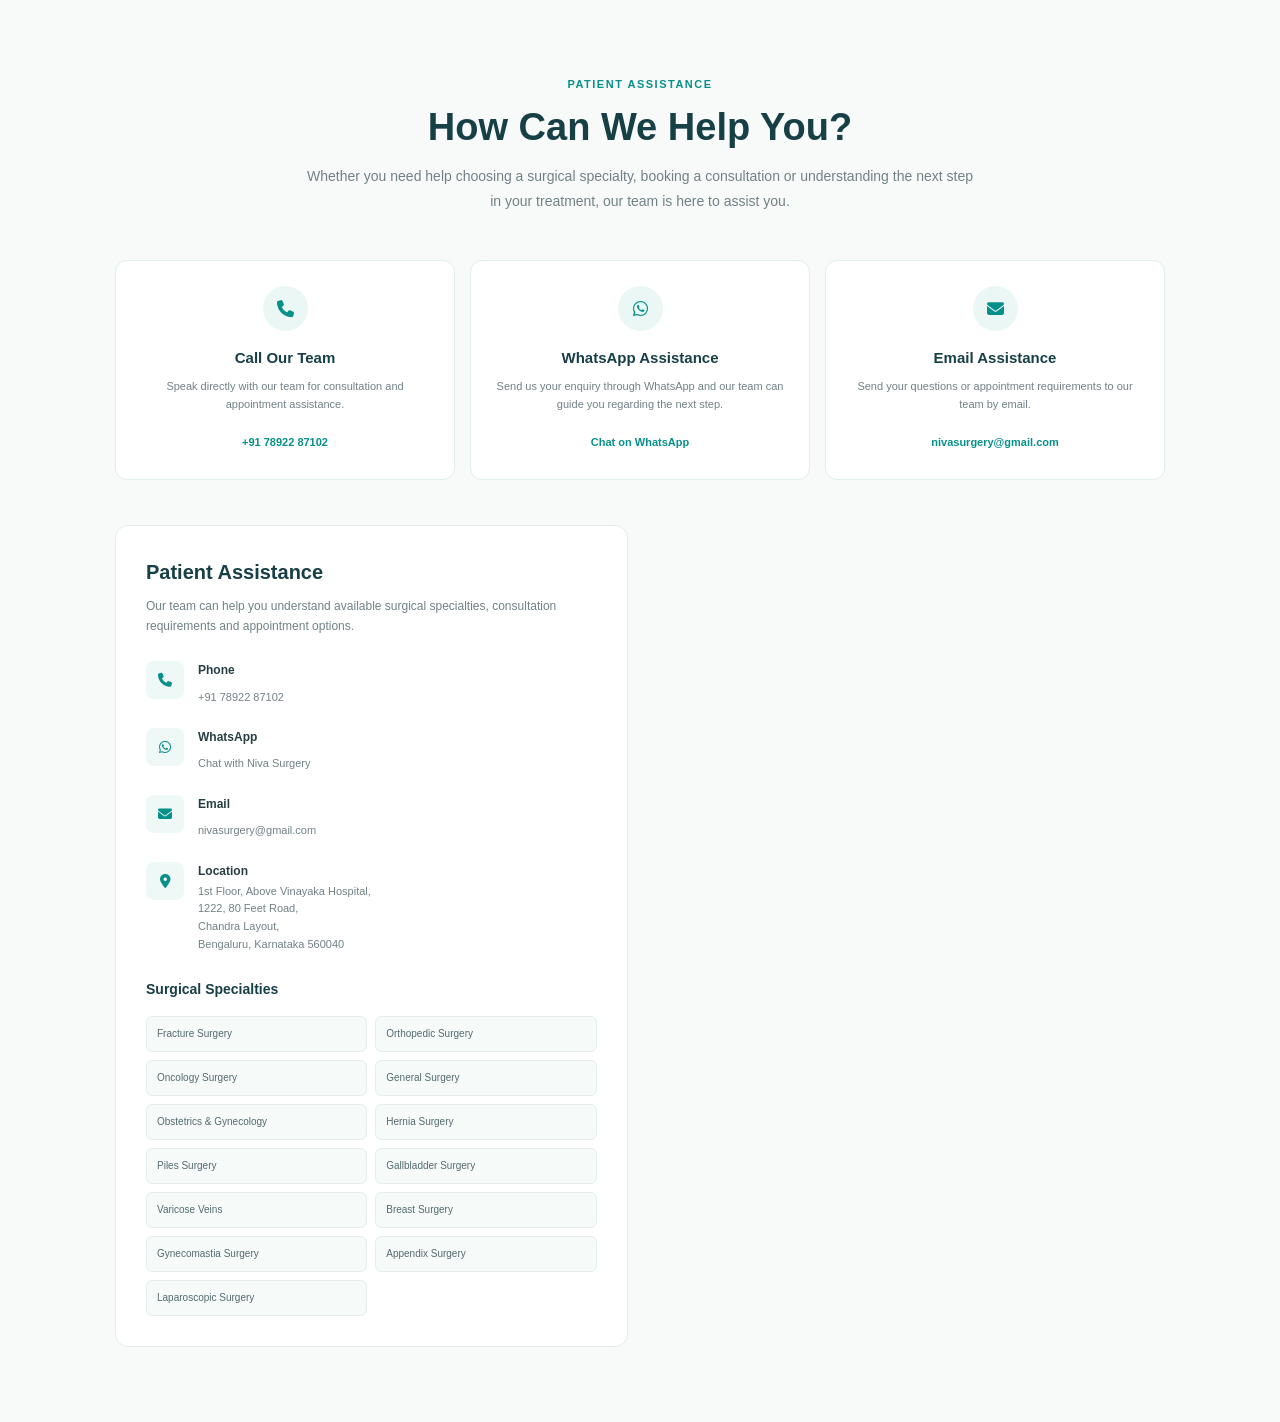
<file: contact.html>
<!DOCTYPE html>
<html lang="en">
<head>

  <meta charset="UTF-8">
  <meta name="viewport" content="width=device-width, initial-scale=1.0">

  <title>Get Assistance - Niva Surgery | Surgical Consultation</title>

  <meta
    name="description"
    content="Get assistance from Niva Surgery for surgical consultations, appointments, treatment information and guidance across multiple surgical specialties."
  >

  <link
    rel="stylesheet"
    href="https://cdnjs.cloudflare.com/ajax/libs/font-awesome/6.4.0/css/all.min.css"
  >

  <style>

    * {
      box-sizing: border-box;
      margin: 0;
      padding: 0;
    }

    body {
      font-family: Arial, Helvetica, sans-serif;
      background: #f7faf9;
      color: #24383d;
      line-height: 1.6;
    }


    /* =========================
       HEADER
    ========================= */

    header {
      background: #ffffff;
      border-bottom: 1px solid #e6eeee;
    }

    .desktop-header {
      max-width: 1240px;
      height: 72px;
      margin: auto;
      padding: 0 28px;

      display: flex;
      align-items: center;
      justify-content: space-between;
    }

    .lab-name {
      display: flex;
      align-items: baseline;
      gap: 5px;
    }

    .niva {
      color: #078f89;
      font-size: 25px;
      font-weight: 800;
      letter-spacing: -1px;
    }

    .healthcare {
      color: #173f46;
      font-size: 18px;
      font-weight: 600;
    }

    .header-right {
      display: flex;
      gap: 12px;
    }

    .header-right a {
      width: 38px;
      height: 38px;

      display: flex;
      align-items: center;
      justify-content: center;

      border: 1px solid #e1eceb;
      border-radius: 50%;

      color: #078f89;
      text-decoration: none;
    }

    .header-right a:hover {
      background: #078f89;
      color: #ffffff;
    }

    .mobile-header {
      display: none;
    }


    /* =========================
       HERO
    ========================= */

    .assistance-hero {
      max-width: 1050px;
      margin: auto;

      padding: 70px 25px 45px;
      text-align: center;
    }

    .assistance-eyebrow {
      display: inline-block;
      margin-bottom: 12px;

      color: #078f89;
      font-size: 11px;
      font-weight: 800;
      letter-spacing: 1.5px;
    }

    .assistance-hero h1 {
      color: #173f46;
      font-size: 38px;
      line-height: 1.15;
      margin-bottom: 15px;
    }

    .assistance-hero p {
      max-width: 680px;
      margin: auto;

      color: #718186;
      font-size: 14px;
      line-height: 1.8;
    }


    /* =========================
       ASSISTANCE OPTIONS
    ========================= */

    .assistance-container {
      width: calc(100% - 50px);
      max-width: 1050px;
      margin: 0 auto 75px;
    }

    .assistance-options {
      display: grid;
      grid-template-columns: repeat(3, 1fr);
      gap: 15px;
      margin-bottom: 45px;
    }

    .assistance-card {
      padding: 25px;

      background: #ffffff;
      border: 1px solid #e2eceb;
      border-radius: 12px;

      text-align: center;
    }

    .assistance-icon {
      width: 45px;
      height: 45px;
      margin: 0 auto 15px;

      display: flex;
      align-items: center;
      justify-content: center;

      border-radius: 50%;
      background: #eaf7f5;

      color: #078f89;
      font-size: 17px;
    }

    .assistance-card h3 {
      color: #173f46;
      font-size: 15px;
      margin-bottom: 7px;
    }

    .assistance-card p {
      color: #718186;
      font-size: 11px;
      line-height: 1.65;
      margin-bottom: 15px;
    }

    .assistance-card a {
      color: #078f89;
      font-size: 11px;
      font-weight: 700;
      text-decoration: none;
    }


    /* =========================
       MAIN CONTACT AREA
    ========================= */

    .contact-layout {
      display: grid;
      grid-template-columns: 1fr 1fr;
      gap: 25px;
    }

    .contact-panel {
      padding: 30px;

      background: #ffffff;
      border: 1px solid #e2eceb;
      border-radius: 13px;
    }

    .contact-panel h2 {
      color: #173f46;
      font-size: 20px;
      margin-bottom: 8px;
    }

    .contact-panel > p {
      color: #718186;
      font-size: 12px;
      line-height: 1.7;
      margin-bottom: 25px;
    }


    /* CONTACT ITEMS */

    .contact-item {
      display: flex;
      gap: 14px;
      margin-bottom: 20px;
    }

    .contact-item-icon {
      width: 38px;
      height: 38px;
      flex-shrink: 0;

      display: flex;
      align-items: center;
      justify-content: center;

      border-radius: 8px;
      background: #eef8f7;

      color: #078f89;
      font-size: 14px;
    }

    .contact-item h3 {
      color: #263e43;
      font-size: 12px;
      margin-bottom: 2px;
    }

    .contact-item p,
    .contact-item a {
      color: #718186;
      font-size: 11px;
      text-decoration: none;
      line-height: 1.6;
    }

    .contact-item a:hover {
      color: #078f89;
    }


    /* =========================
       SURGERY SPECIALTIES
    ========================= */

    .specialties {
      margin-top: 25px;
    }

    .specialties h3 {
      color: #173f46;
      font-size: 14px;
      margin-bottom: 15px;
    }

    .specialty-list {
      display: grid;
      grid-template-columns: 1fr 1fr;
      gap: 8px;
    }

    .specialty-list span {
      padding: 9px 10px;

      background: #f6faf9;
      border: 1px solid #e4eeee;
      border-radius: 6px;

      color: #536a6e;
      font-size: 10px;
    }


    /* =========================
       ASSISTANCE FORM
    ========================= */

    .assistance-form {
      display: grid;
      gap: 13px;
    }

    .form-row {
      display: grid;
      grid-template-columns: 1fr 1fr;
      gap: 12px;
    }

    .form-group {
      display: flex;
      flex-direction: column;
      gap: 5px;
    }

    .form-group label {
      color: #536a6e;
      font-size: 10px;
      font-weight: 700;
    }

    .form-group input,
    .form-group select,
    .form-group textarea {
      width: 100%;

      padding: 11px 12px;

      border: 1px solid #dce8e7;
      border-radius: 6px;

      outline: none;

      background: #ffffff;
      color: #263e43;

      font-family: inherit;
      font-size: 11px;
    }

    .form-group textarea {
      min-height: 110px;
      resize: vertical;
    }

    .form-group input:focus,
    .form-group select:focus,
    .form-group textarea:focus {
      border-color: #078f89;
    }

    .submit-btn {
      margin-top: 5px;

      padding: 12px 20px;

      border: 0;
      border-radius: 7px;

      background: #078f89;
      color: #ffffff;

      font-size: 11px;
      font-weight: 700;

      cursor: pointer;
    }

    .submit-btn:hover {
      background: #067b76;
    }


    /* =========================
       NOTE
    ========================= */

    .medical-note {
      margin-top: 18px;
      padding: 14px;

      background: #f8fbfb;
      border-left: 3px solid #078f89;

      color: #718186;
      font-size: 10px;
      line-height: 1.65;
    }


    /* =========================
       FOOTER
    ========================= */

    footer {
      background: #173f46;
      color: #ffffff;
      padding: 40px 25px;
    }

    .footer-inner {
      max-width: 1100px;
      margin: auto;

      display: flex;
      justify-content: space-between;
      gap: 40px;
    }

    .footer-brand {
      font-size: 22px;
      font-weight: 800;
    }

    .footer-brand span {
      color: #62d2cc;
    }

    .footer-text {
      max-width: 400px;
      margin-top: 10px;

      color: #b8cbcd;
      font-size: 11px;
    }

    .footer-links {
      display: flex;
      gap: 20px;
      align-items: flex-start;
    }

    .footer-links a {
      color: #dce8e9;
      font-size: 11px;
      text-decoration: none;
    }

    .footer-links a:hover {
      color: #62d2cc;
    }


    /* =========================
       MOBILE
    ========================= */

    @media (max-width: 700px) {

      .desktop-header {
        display: none;
      }

      .mobile-header {
        height: 64px;
        padding: 0 18px;

        display: flex;
        align-items: center;
        justify-content: space-between;
      }

      .mobile-header > a {
        color: #078f89;
        font-size: 17px;
      }

      .assistance-hero {
        padding: 50px 20px 35px;
      }

      .assistance-hero h1 {
        font-size: 30px;
      }

      .assistance-container {
        width: calc(100% - 30px);
      }

      .assistance-options {
        grid-template-columns: 1fr;
      }

      .contact-layout {
        grid-template-columns: 1fr;
      }

      .form-row {
        grid-template-columns: 1fr;
      }

      .specialty-list {
        grid-template-columns: 1fr;
      }

      .footer-inner {
        flex-direction: column;
      }

      .footer-links {
        flex-wrap: wrap;
      }

    }

  </style>

</head>

<body>





<main>


  <section class="assistance-hero">

    <span class="assistance-eyebrow">
      PATIENT ASSISTANCE
    </span>

    <h1>
      How Can We Help You?
    </h1>

    <p>
      Whether you need help choosing a surgical specialty, booking a
      consultation or understanding the next step in your treatment,
      our team is here to assist you.
    </p>

  </section>


  <section class="assistance-container">


    <!-- QUICK OPTIONS -->

    <div class="assistance-options">


      <div class="assistance-card">

        <div class="assistance-icon">
          <i class="fa-solid fa-phone"></i>
        </div>

        <h3>Call Our Team</h3>

        <p>
          Speak directly with our team for consultation and
          appointment assistance.
        </p>

        <a href="tel:+917892287102">
          +91 78922 87102
        </a>

      </div>


      <div class="assistance-card">

        <div class="assistance-icon">
          <i class="fa-brands fa-whatsapp"></i>
        </div>

        <h3>WhatsApp Assistance</h3>

        <p>
          Send us your enquiry through WhatsApp and our team
          can guide you regarding the next step.
        </p>

        <a
          href="https://wa.me/917892287102"
          target="_blank"
          rel="noopener"
        >
          Chat on WhatsApp
        </a>

      </div>


      <div class="assistance-card">

        <div class="assistance-icon">
          <i class="fa-solid fa-envelope"></i>
        </div>

        <h3>Email Assistance</h3>

        <p>
          Send your questions or appointment requirements
          to our team by email.
        </p>

        <a href="mailto:nivasurgery@gmail.com">
          nivasurgery@gmail.com
        </a>

      </div>


    </div>


    <div class="contact-layout">


      <!-- CONTACT INFORMATION -->

      <div class="contact-panel">

        <h2>Patient Assistance</h2>

        <p>
          Our team can help you understand available surgical
          specialties, consultation requirements and appointment
          options.
        </p>


        <div class="contact-item">

          <div class="contact-item-icon">
            <i class="fa-solid fa-phone"></i>
          </div>

          <div>

            <h3>Phone</h3>

            <a href="tel:+917892287102">
              +91 78922 87102
            </a>

          </div>

        </div>


        <div class="contact-item">

          <div class="contact-item-icon">
            <i class="fa-brands fa-whatsapp"></i>
          </div>

          <div>

            <h3>WhatsApp</h3>

            <a
              href="https://wa.me/917892287102"
              target="_blank"
              rel="noopener"
            >
              Chat with Niva Surgery
            </a>

          </div>

        </div>


        <div class="contact-item">

          <div class="contact-item-icon">
            <i class="fa-solid fa-envelope"></i>
          </div>

          <div>

            <h3>Email</h3>

            <a href="mailto:nivasurgery@gmail.com">
              nivasurgery@gmail.com
            </a>

          </div>

        </div>


        <div class="contact-item">

          <div class="contact-item-icon">
            <i class="fa-solid fa-location-dot"></i>
          </div>

          <div>

            <h3>Location</h3>

            <p>
              1st Floor, Above Vinayaka Hospital,<br>
              1222, 80 Feet Road,<br>
              Chandra Layout,<br>
              Bengaluru, Karnataka 560040
            </p>

          </div>

        </div>


        <div class="specialties">

          <h3>
            Surgical Specialties
          </h3>

          <div class="specialty-list">

            <span>Fracture Surgery</span>
            <span>Orthopedic Surgery</span>

            <span>Oncology Surgery</span>
            <span>General Surgery</span>

            <span>Obstetrics & Gynecology</span>
            <span>Hernia Surgery</span>

            <span>Piles Surgery</span>
            <span>Gallbladder Surgery</span>

            <span>Varicose Veins</span>
            <span>Breast Surgery</span>

            <span>Gynecomastia Surgery</span>
            <span>Appendix Surgery</span>

            <span>Laparoscopic Surgery</span>

          </div>

        </div>

      </div>




    </div>

  </section>

</main>





</body>
</html>
</file>
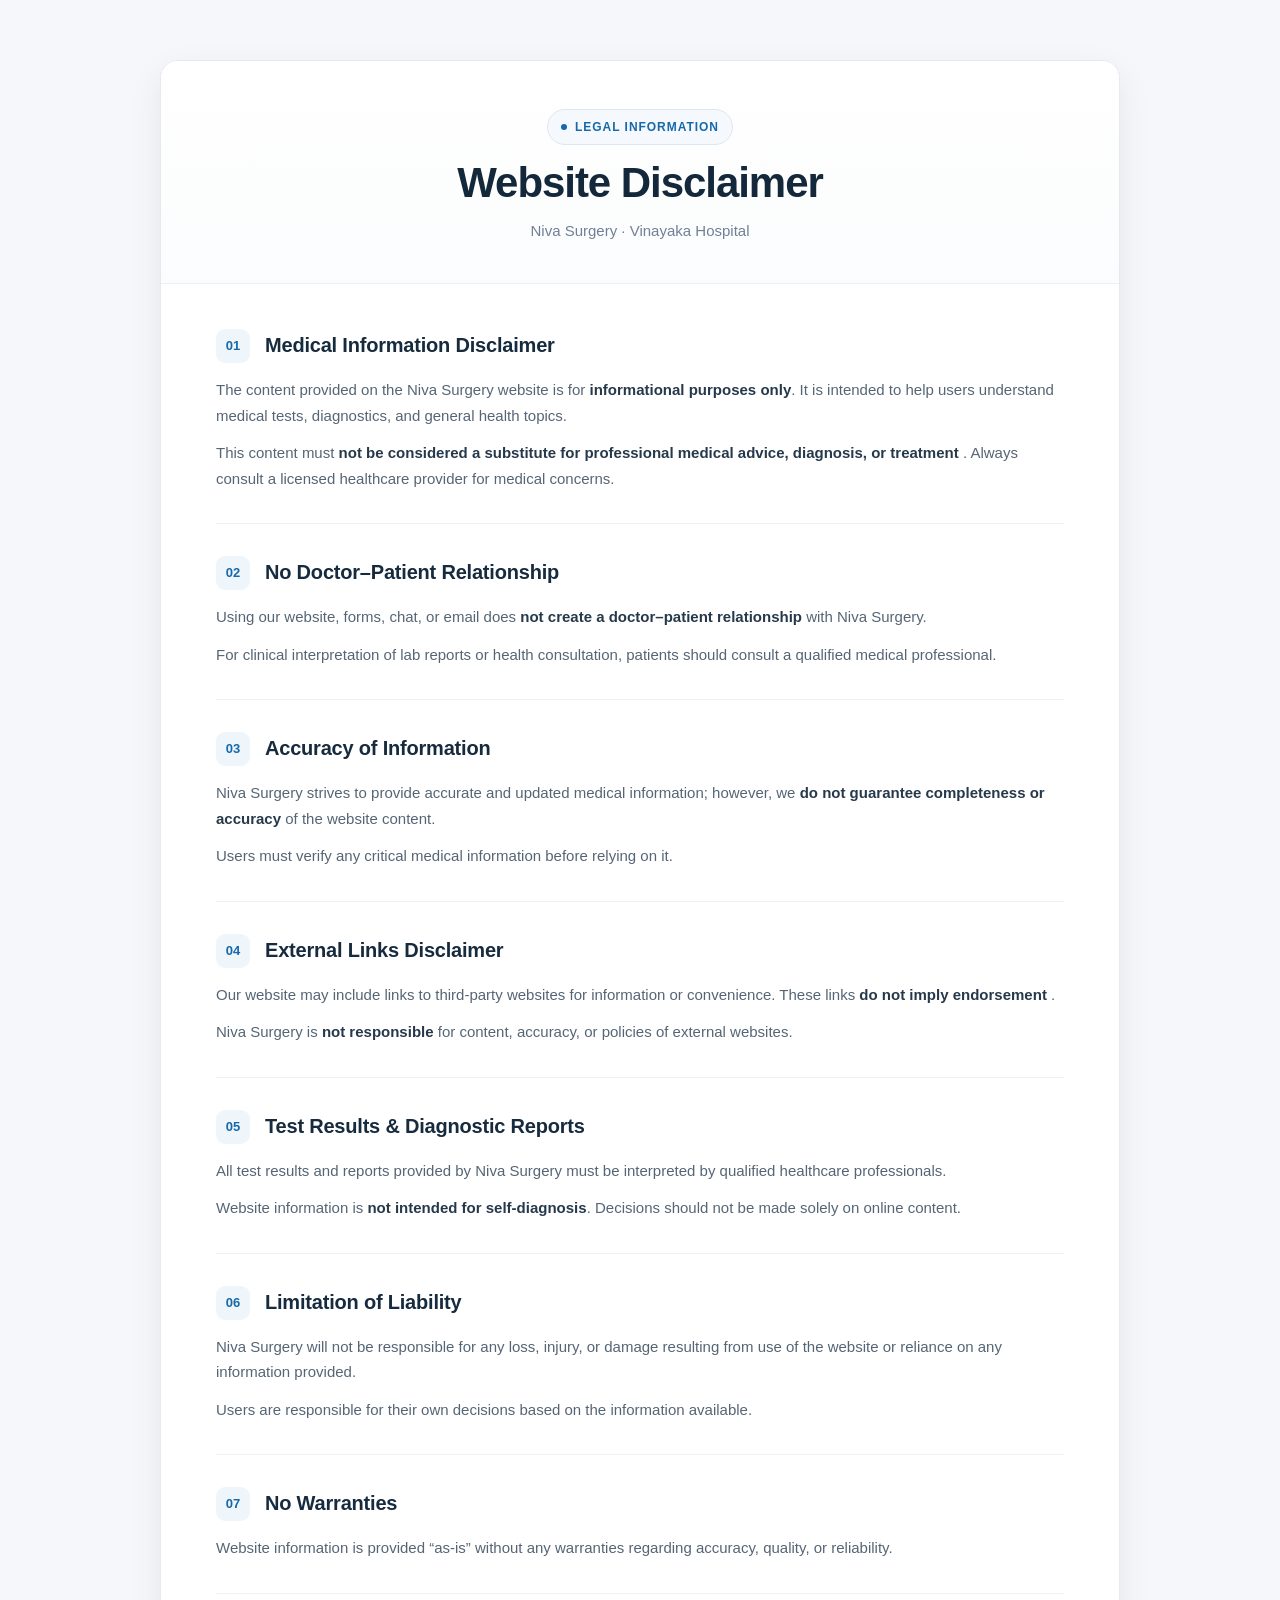
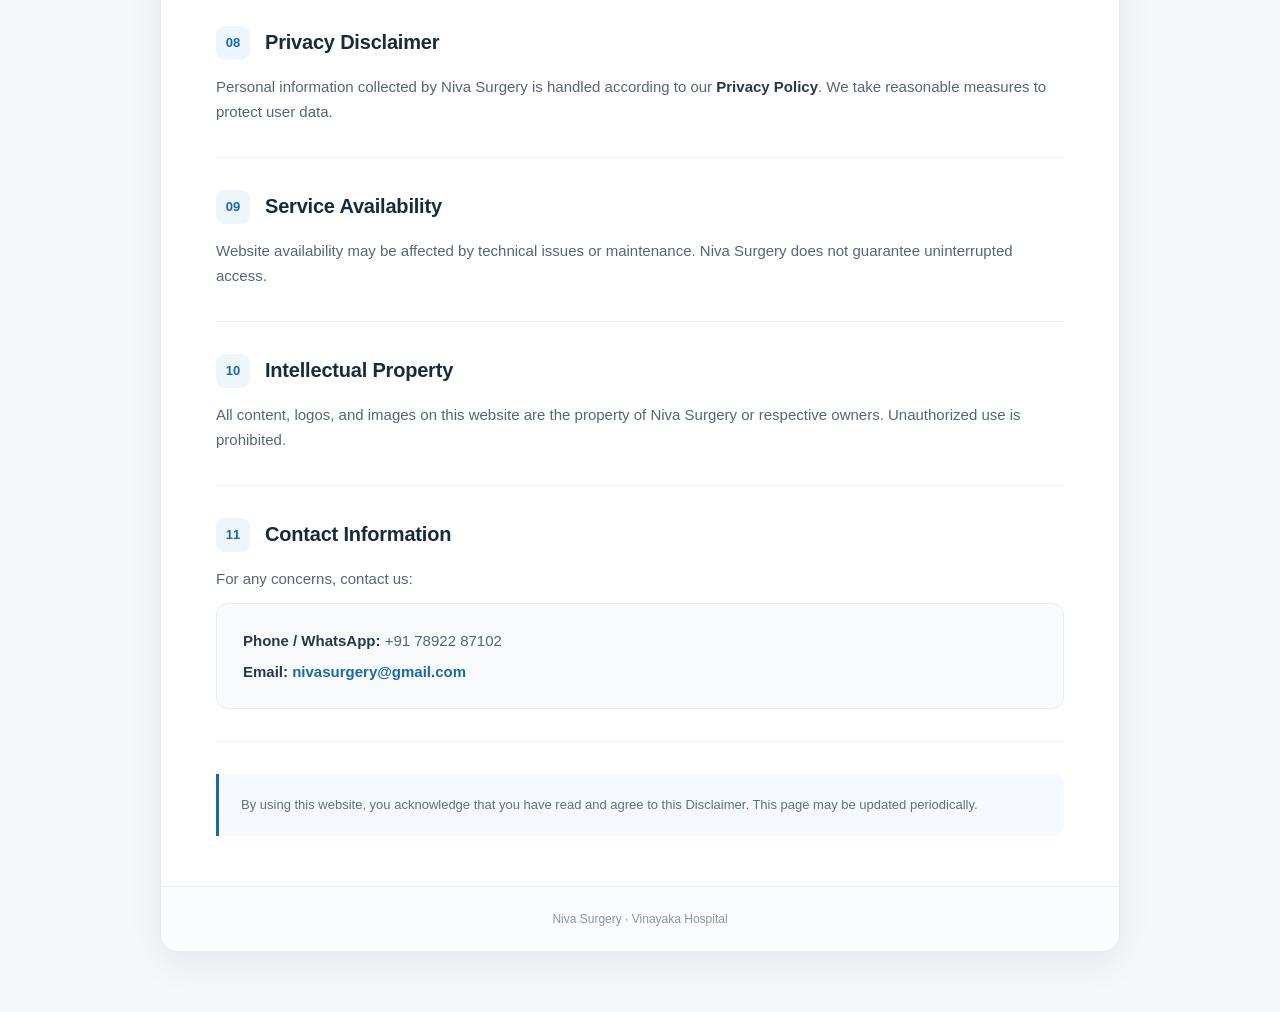
<file: disclaimer.html>
<!DOCTYPE html>
<html lang="en">
<head>
  <meta charset="UTF-8">
  <meta name="viewport" content="width=device-width, initial-scale=1.0">

  <title>Website Disclaimer - Niva Surgery</title>

  <meta
    name="description"
    content="Website disclaimer for Niva Surgery, Vinayaka Hospital."
  >

  <style>
    /* =========================================================
       RESET
    ========================================================= */

    * {
      box-sizing: border-box;
      margin: 0;
      padding: 0;
    }

    html {
      scroll-behavior: smooth;
    }

    body {
      font-family:
        Inter,
        -apple-system,
        BlinkMacSystemFont,
        "Segoe UI",
        Roboto,
        Helvetica,
        Arial,
        sans-serif;

      background: #f5f7fa;
      color: #273444;
      line-height: 1.7;
      -webkit-font-smoothing: antialiased;
    }


    /* =========================================================
       PAGE
    ========================================================= */

    .niva-disclaimer-page {
      min-height: 100vh;
      padding: 60px 24px;
    }

    .niva-disclaimer-container {
      width: 100%;
      max-width: 960px;
      margin: 0 auto;
      background: #ffffff;
      border: 1px solid #e5eaf0;
      border-radius: 18px;
      overflow: hidden;
      box-shadow:
        0 12px 35px rgba(15, 35, 55, 0.07);
    }


    /* =========================================================
       TOP HEADER
    ========================================================= */

    .niva-disclaimer-header {
      padding: 48px 55px 40px;
      text-align: center;
      border-bottom: 1px solid #edf0f4;
      background:
        linear-gradient(
          180deg,
          #ffffff 0%,
          #fbfcfd 100%
        );
    }

    .niva-disclaimer-label {
      display: inline-flex;
      align-items: center;
      justify-content: center;
      gap: 8px;

      margin-bottom: 14px;
      padding: 7px 13px;

      border: 1px solid #dce7f1;
      border-radius: 50px;

      color: #1769aa;
      background: #f5f9fd;

      font-size: 12px;
      font-weight: 700;
      letter-spacing: 0.08em;
      text-transform: uppercase;
    }

    .niva-disclaimer-label::before {
      content: "";
      width: 6px;
      height: 6px;
      border-radius: 50%;
      background: #1769aa;
    }

    .niva-disclaimer-header h1 {
      margin: 0 0 10px;

      color: #14283b;

      font-size: clamp(30px, 4vw, 42px);
      line-height: 1.15;
      font-weight: 750;
      letter-spacing: -0.025em;
    }

    .niva-disclaimer-header p {
      max-width: 600px;
      margin: 0 auto;

      color: #718096;
      font-size: 15px;
    }


    /* =========================================================
       CONTENT
    ========================================================= */

    .niva-disclaimer-content {
      padding: 45px 55px 50px;
    }

    .niva-disclaimer-section {
      padding: 0 0 32px;
      margin-bottom: 32px;

      border-bottom: 1px solid #edf0f4;
    }

    .niva-disclaimer-section:last-child {
      margin-bottom: 0;
      padding-bottom: 0;
      border-bottom: none;
    }


    /* =========================================================
       SECTION HEADING
    ========================================================= */

    .niva-disclaimer-section-heading {
      display: flex;
      align-items: flex-start;
      gap: 15px;

      margin-bottom: 14px;
    }

    .niva-disclaimer-number {
      flex: 0 0 auto;

      display: flex;
      align-items: center;
      justify-content: center;

      width: 34px;
      height: 34px;

      border-radius: 9px;

      background: #eef6fc;
      color: #1769aa;

      font-size: 13px;
      font-weight: 750;
    }

    .niva-disclaimer-section h2 {
      padding-top: 3px;

      color: #172b3e;

      font-size: 20px;
      line-height: 1.35;
      font-weight: 700;
      letter-spacing: -0.01em;
    }


    /* =========================================================
       TEXT
    ========================================================= */

    .niva-disclaimer-section p {
      margin: 0 0 12px;

      color: #566575;
      font-size: 15px;
    }

    .niva-disclaimer-section p:last-child {
      margin-bottom: 0;
    }

    .niva-disclaimer-section strong {
      color: #26394b;
      font-weight: 700;
    }


    /* =========================================================
       CONTACT SECTION
    ========================================================= */

    .niva-disclaimer-contact {
      padding: 24px 26px;

      background: #f8fafc;
      border: 1px solid #e7edf3;
      border-radius: 12px;
    }

    .niva-disclaimer-contact p {
      margin-bottom: 5px;
    }

    .niva-disclaimer-contact a {
      color: #1769aa;
      font-weight: 600;
      text-decoration: none;
    }

    .niva-disclaimer-contact a:hover {
      text-decoration: underline;
    }


    /* =========================================================
       FINAL NOTICE
    ========================================================= */

    .niva-disclaimer-final {
      margin-top: 10px;
      padding: 20px 22px;

      background: #f5f9fd;
      border-left: 3px solid #1769aa;
      border-radius: 0 10px 10px 0;
    }

    .niva-disclaimer-final p {
      margin: 0;

      color: #607080;
      font-size: 13px;
      line-height: 1.65;
    }


    /* =========================================================
       FOOTER NOTE
    ========================================================= */

    .niva-disclaimer-footer {
      padding: 22px 30px;

      border-top: 1px solid #edf0f4;

      text-align: center;

      color: #8995a2;
      background: #fbfcfd;

      font-size: 12px;
    }


    /* =========================================================
       MOBILE
    ========================================================= */

    @media (max-width: 700px) {

      .niva-disclaimer-page {
        padding: 20px 12px;
      }

      .niva-disclaimer-container {
        border-radius: 14px;
      }

      .niva-disclaimer-header {
        padding: 34px 22px 30px;
      }

      .niva-disclaimer-header h1 {
        font-size: 29px;
      }

      .niva-disclaimer-header p {
        font-size: 14px;
      }

      .niva-disclaimer-content {
        padding: 32px 22px 35px;
      }

      .niva-disclaimer-section {
        padding-bottom: 27px;
        margin-bottom: 27px;
      }

      .niva-disclaimer-section-heading {
        gap: 11px;
      }

      .niva-disclaimer-number {
        width: 30px;
        height: 30px;

        border-radius: 8px;

        font-size: 11px;
      }

      .niva-disclaimer-section h2 {
        font-size: 18px;
      }

      .niva-disclaimer-section p {
        font-size: 14px;
      }

      .niva-disclaimer-contact {
        padding: 20px;
      }

      .niva-disclaimer-footer {
        padding: 20px;
      }
    }


    /* =========================================================
       VERY SMALL SCREENS
    ========================================================= */

    @media (max-width: 420px) {

      .niva-disclaimer-page {
        padding: 10px;
      }

      .niva-disclaimer-header {
        padding: 28px 18px 25px;
      }

      .niva-disclaimer-content {
        padding: 27px 18px 30px;
      }

      .niva-disclaimer-section-heading {
        align-items: flex-start;
      }

      .niva-disclaimer-section h2 {
        font-size: 17px;
      }
    }
  </style>
</head>

<body>

  <main class="niva-disclaimer-page">

    <div class="niva-disclaimer-container">


      <!-- =====================================================
           HEADER
      ====================================================== -->

      <header class="niva-disclaimer-header">

        <span class="niva-disclaimer-label">
          Legal Information
        </span>

        <h1>
          Website Disclaimer
        </h1>

        <p>
          Niva Surgery · Vinayaka Hospital
        </p>

      </header>

      

      <!-- =====================================================
           CONTENT
      ====================================================== -->

      <div class="niva-disclaimer-content">


        <!-- 01 -->

        <section class="niva-disclaimer-section">

          <div class="niva-disclaimer-section-heading">

            <span class="niva-disclaimer-number">
              01
            </span>

            <h2>
              Medical Information Disclaimer
            </h2>

          </div>

          <p>
            The content provided on the Niva Surgery website is for
            <strong>informational purposes only</strong>. It is intended
            to help users understand medical tests, diagnostics, and
            general health topics.
          </p>

          <p>
            This content must
            <strong>
              not be considered a substitute for professional medical
              advice, diagnosis, or treatment
            </strong>.
            Always consult a licensed healthcare provider for medical
            concerns.
          </p>

        </section>


        <!-- 02 -->

        <section class="niva-disclaimer-section">

          <div class="niva-disclaimer-section-heading">

            <span class="niva-disclaimer-number">
              02
            </span>

            <h2>
              No Doctor–Patient Relationship
            </h2>

          </div>

          <p>
            Using our website, forms, chat, or email does
            <strong>
              not create a doctor–patient relationship
            </strong>
            with Niva Surgery.
          </p>

          <p>
            For clinical interpretation of lab reports or health
            consultation, patients should consult a qualified medical
            professional.
          </p>

        </section>


        <!-- 03 -->

        <section class="niva-disclaimer-section">

          <div class="niva-disclaimer-section-heading">

            <span class="niva-disclaimer-number">
              03
            </span>

            <h2>
              Accuracy of Information
            </h2>

          </div>

          <p>
            Niva Surgery strives to provide accurate and updated medical
            information; however, we
            <strong>
              do not guarantee completeness or accuracy
            </strong>
            of the website content.
          </p>

          <p>
            Users must verify any critical medical information before
            relying on it.
          </p>

        </section>


        <!-- 04 -->

        <section class="niva-disclaimer-section">

          <div class="niva-disclaimer-section-heading">

            <span class="niva-disclaimer-number">
              04
            </span>

            <h2>
              External Links Disclaimer
            </h2>

          </div>

          <p>
            Our website may include links to third-party websites for
            information or convenience. These links
            <strong>
              do not imply endorsement
            </strong>.
          </p>

          <p>
            Niva Surgery is
            <strong>not responsible</strong>
            for content, accuracy, or policies of external websites.
          </p>

        </section>


        <!-- 05 -->

        <section class="niva-disclaimer-section">

          <div class="niva-disclaimer-section-heading">

            <span class="niva-disclaimer-number">
              05
            </span>

            <h2>
              Test Results & Diagnostic Reports
            </h2>

          </div>

          <p>
            All test results and reports provided by Niva Surgery must
            be interpreted by qualified healthcare professionals.
          </p>

          <p>
            Website information is
            <strong>not intended for self-diagnosis</strong>.
            Decisions should not be made solely on online content.
          </p>

        </section>


        <!-- 06 -->

        <section class="niva-disclaimer-section">

          <div class="niva-disclaimer-section-heading">

            <span class="niva-disclaimer-number">
              06
            </span>

            <h2>
              Limitation of Liability
            </h2>

          </div>

          <p>
            Niva Surgery will not be responsible for any loss, injury,
            or damage resulting from use of the website or reliance on
            any information provided.
          </p>

          <p>
            Users are responsible for their own decisions based on the
            information available.
          </p>

        </section>


        <!-- 07 -->

        <section class="niva-disclaimer-section">

          <div class="niva-disclaimer-section-heading">

            <span class="niva-disclaimer-number">
              07
            </span>

            <h2>
              No Warranties
            </h2>

          </div>

          <p>
            Website information is provided
            “as-is” without any warranties regarding accuracy, quality,
            or reliability.
          </p>

        </section>


        <!-- 08 -->

        <section class="niva-disclaimer-section">

          <div class="niva-disclaimer-section-heading">

            <span class="niva-disclaimer-number">
              08
            </span>

            <h2>
              Privacy Disclaimer
            </h2>

          </div>

          <p>
            Personal information collected by Niva Surgery is handled
            according to our
            <strong>Privacy Policy</strong>.
            We take reasonable measures to protect user data.
          </p>

        </section>


        <!-- 09 -->

        <section class="niva-disclaimer-section">

          <div class="niva-disclaimer-section-heading">

            <span class="niva-disclaimer-number">
              09
            </span>

            <h2>
              Service Availability
            </h2>

          </div>

          <p>
            Website availability may be affected by technical issues
            or maintenance. Niva Surgery does not guarantee uninterrupted
            access.
          </p>

        </section>


        <!-- 10 -->

        <section class="niva-disclaimer-section">

          <div class="niva-disclaimer-section-heading">

            <span class="niva-disclaimer-number">
              10
            </span>

            <h2>
              Intellectual Property
            </h2>

          </div>

          <p>
            All content, logos, and images on this website are the
            property of Niva Surgery or respective owners. Unauthorized
            use is prohibited.
          </p>

        </section>


        <!-- 11 -->

        <section class="niva-disclaimer-section">

          <div class="niva-disclaimer-section-heading">

            <span class="niva-disclaimer-number">
              11
            </span>

            <h2>
              Contact Information
            </h2>

          </div>

          <p>
            For any concerns, contact us:
          </p>

          <div class="niva-disclaimer-contact">

            <p>
              <strong>Phone / WhatsApp:</strong>
              +91 78922 87102
            </p>

            <p>
              <strong>Email:</strong>
              <a href="mailto:nivasurgery@gmail.com">
                nivasurgery@gmail.com
              </a>
            </p>

          </div>

        </section>


        <!-- FINAL NOTICE -->

        <section class="niva-disclaimer-section">

          <div class="niva-disclaimer-final">

            <p>
              By using this website, you acknowledge that you have read
              and agree to this Disclaimer. This page may be updated
              periodically.
            </p>

          </div>

        </section>


      </div>


      <!-- =====================================================
           FOOTER NOTE
      ====================================================== -->

      <div class="niva-disclaimer-footer">
        Niva Surgery · Vinayaka Hospital
      </div>


    </div>

  </main>

</body>
</html>
</file>
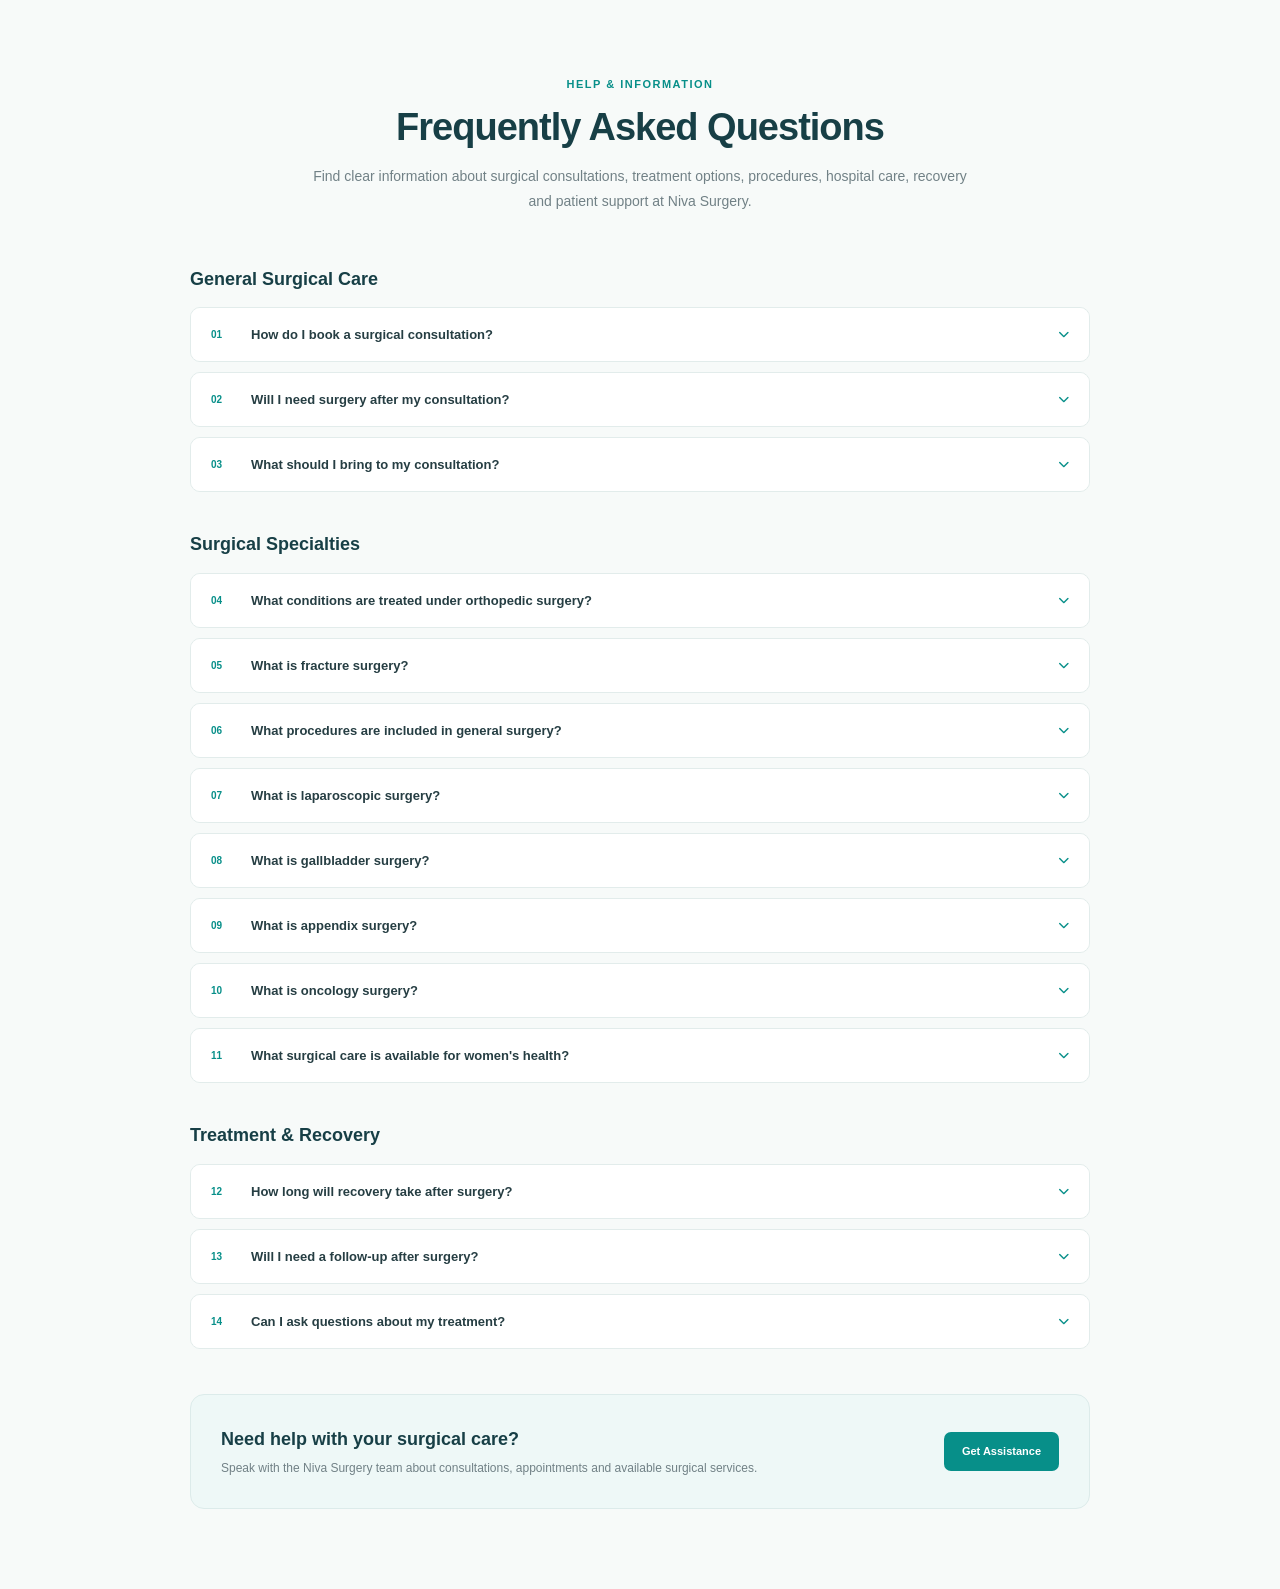
<file: faq.html>
<!DOCTYPE html>
<html lang="en">
<head>

  <meta charset="UTF-8">
  <meta name="viewport" content="width=device-width, initial-scale=1.0">

  <title>FAQs - Niva Surgery | Surgical Care & Patient Information</title>

  <meta
    name="description"
    content="Frequently asked questions about Niva Surgery, surgical consultations, procedures, treatment planning, hospital care, recovery and patient assistance."
  >

  <link
    rel="stylesheet"
    href="https://cdnjs.cloudflare.com/ajax/libs/font-awesome/6.4.0/css/all.min.css"
  >

  <style>

    * {
      box-sizing: border-box;
      margin: 0;
      padding: 0;
    }

    body {
      font-family: Arial, Helvetica, sans-serif;
      background: #f7faf9;
      color: #24383d;
      line-height: 1.6;
    }

    /* =========================
       HEADER
    ========================= */

    header {
      width: 100%;
      background: #ffffff;
      border-bottom: 1px solid #e6eeee;
    }

    .desktop-header {
      max-width: 1240px;
      height: 72px;
      margin: auto;
      padding: 0 28px;

      display: flex;
      align-items: center;
      justify-content: space-between;
    }

    .logo-section {
      display: flex;
      align-items: center;
    }

    .lab-name {
      display: flex;
      align-items: baseline;
      gap: 5px;
    }

    .niva {
      color: #078f89;
      font-size: 25px;
      font-weight: 800;
      letter-spacing: -1px;
    }

    .healthcare {
      color: #173f46;
      font-size: 18px;
      font-weight: 600;
    }

    .header-right {
      display: flex;
      align-items: center;
      gap: 12px;
    }

    .header-right a {
      width: 38px;
      height: 38px;

      display: flex;
      align-items: center;
      justify-content: center;

      border: 1px solid #e1eceb;
      border-radius: 50%;

      color: #078f89;
      text-decoration: none;

      transition: .2s ease;
    }

    .header-right a:hover {
      background: #078f89;
      color: #ffffff;
    }

    .mobile-header {
      display: none;
    }


    /* =========================
       HERO
    ========================= */

    .faq-hero {
      max-width: 1050px;
      margin: 0 auto;
      padding: 70px 25px 50px;
      text-align: center;
    }

    .faq-eyebrow {
      display: inline-block;
      margin-bottom: 12px;

      color: #078f89;
      font-size: 11px;
      font-weight: 800;
      letter-spacing: 1.5px;
    }

    .faq-hero h1 {
      color: #173f46;
      font-size: 38px;
      line-height: 1.15;
      margin-bottom: 15px;
      letter-spacing: -1px;
    }

    .faq-hero p {
      max-width: 680px;
      margin: auto;

      color: #718186;
      font-size: 14px;
      line-height: 1.8;
    }


    /* =========================
       FAQ CONTENT
    ========================= */

    .faq-container {
      width: calc(100% - 50px);
      max-width: 900px;
      margin: 0 auto 80px;
    }

    .faq-group {
      margin-bottom: 38px;
    }

    .faq-group-title {
      margin-bottom: 14px;

      color: #173f46;
      font-size: 18px;
      font-weight: 800;
    }

    .faq-item {
      margin-bottom: 10px;

      background: #ffffff;
      border: 1px solid #e2eceb;
      border-radius: 10px;

      overflow: hidden;
    }

    .faq-question {
      width: 100%;
      padding: 19px 20px;

      display: flex;
      align-items: center;
      gap: 15px;

      border: 0;
      background: #ffffff;

      color: #263e43;
      text-align: left;

      cursor: pointer;
      font-size: 13px;
      font-weight: 700;
    }

    .faq-question:hover {
      background: #f9fcfb;
    }

    .faq-question i {
      margin-left: auto;
      color: #078f89;
      font-size: 11px;
    }

    .faq-number {
      color: #078f89;
      font-size: 10px;
      font-weight: 800;
      min-width: 25px;
    }

    .faq-answer {
      display: none;
      padding: 0 55px 20px 60px;
    }

    .faq-answer p {
      color: #718186;
      font-size: 12px;
      line-height: 1.75;
    }

    .faq-item.active .faq-answer {
      display: block;
    }

    .faq-item.active .faq-question i {
      transform: rotate(180deg);
    }


    /* =========================
       ASSISTANCE BOX
    ========================= */

    .faq-help {
      margin-top: 45px;
      padding: 30px;

      border: 1px solid #dcebea;
      border-radius: 14px;

      background: #eef8f7;

      display: flex;
      align-items: center;
      justify-content: space-between;
      gap: 25px;
    }

    .faq-help h3 {
      color: #173f46;
      font-size: 18px;
      margin-bottom: 5px;
    }

    .faq-help p {
      color: #718186;
      font-size: 12px;
    }

    .faq-help a {
      flex-shrink: 0;

      padding: 11px 18px;

      background: #078f89;
      color: #ffffff;

      border-radius: 7px;
      text-decoration: none;

      font-size: 11px;
      font-weight: 700;
    }

    .faq-help a:hover {
      background: #067b76;
    }


    /* =========================
       FOOTER
    ========================= */

    footer {
      background: #173f46;
      color: #ffffff;
      padding: 40px 25px;
    }

    .footer-inner {
      max-width: 1100px;
      margin: auto;

      display: flex;
      justify-content: space-between;
      gap: 40px;
    }

    .footer-brand {
      font-size: 22px;
      font-weight: 800;
    }

    .footer-brand span {
      color: #62d2cc;
    }

    .footer-text {
      max-width: 400px;
      margin-top: 10px;

      color: #b8cbcd;
      font-size: 11px;
    }

    .footer-links {
      display: flex;
      gap: 20px;
      align-items: flex-start;
    }

    .footer-links a {
      color: #dce8e9;
      font-size: 11px;
      text-decoration: none;
    }

    .footer-links a:hover {
      color: #62d2cc;
    }


    /* =========================
       MOBILE
    ========================= */

    @media (max-width: 700px) {

      .desktop-header {
        display: none;
      }

      .mobile-header {
        height: 64px;
        padding: 0 18px;

        display: flex;
        align-items: center;
        justify-content: space-between;
      }

      .mobile-header > a {
        color: #078f89;
        font-size: 17px;
      }

      .faq-hero {
        padding: 50px 20px 35px;
      }

      .faq-hero h1 {
        font-size: 30px;
      }

      .faq-container {
        width: calc(100% - 30px);
      }

      .faq-question {
        padding: 16px;
        font-size: 12px;
      }

      .faq-answer {
        padding: 0 20px 18px 48px;
      }

      .faq-help {
        flex-direction: column;
        align-items: flex-start;
      }

      .footer-inner {
        flex-direction: column;
      }

      .footer-links {
        flex-wrap: wrap;
      }

    }

  </style>

</head>

<body>





<main>

  <section class="faq-hero">

    <span class="faq-eyebrow">HELP & INFORMATION</span>

    <h1>Frequently Asked Questions</h1>

    <p>
      Find clear information about surgical consultations, treatment
      options, procedures, hospital care, recovery and patient support
      at Niva Surgery.
    </p>

  </section>


  <section class="faq-container">


    <div class="faq-group">

      <h2 class="faq-group-title">General Surgical Care</h2>


      <div class="faq-item">

        <button class="faq-question" type="button">
          <span class="faq-number">01</span>
          How do I book a surgical consultation?
          <i class="fa-solid fa-chevron-down"></i>
        </button>

        <div class="faq-answer">
          <p>
            You can contact Niva Surgery by phone or WhatsApp to request
            a consultation. Our team can help you understand the available
            surgical specialty and guide you regarding the next step.
          </p>
        </div>

      </div>


      <div class="faq-item">

        <button class="faq-question" type="button">
          <span class="faq-number">02</span>
          Will I need surgery after my consultation?
          <i class="fa-solid fa-chevron-down"></i>
        </button>

        <div class="faq-answer">
          <p>
            Surgery is recommended only after appropriate clinical
            evaluation. Your surgeon will review your symptoms, medical
            history, examination findings and relevant investigations
            before discussing treatment options.
          </p>
        </div>

      </div>


      <div class="faq-item">

        <button class="faq-question" type="button">
          <span class="faq-number">03</span>
          What should I bring to my consultation?
          <i class="fa-solid fa-chevron-down"></i>
        </button>

        <div class="faq-answer">
          <p>
            Bring previous medical records, investigation reports,
            imaging reports, medication details and any relevant
            documents that may help your surgeon understand your condition.
          </p>
        </div>

      </div>

    </div>


    <div class="faq-group">

      <h2 class="faq-group-title">Surgical Specialties</h2>


      <div class="faq-item">

        <button class="faq-question" type="button">
          <span class="faq-number">04</span>
          What conditions are treated under orthopedic surgery?
          <i class="fa-solid fa-chevron-down"></i>
        </button>

        <div class="faq-answer">
          <p>
            Orthopedic surgery covers selected conditions affecting bones,
            joints, ligaments and related structures. Services may include
            fracture surgery, joint replacement and ligament-related
            procedures.
          </p>
        </div>

      </div>


      <div class="faq-item">

        <button class="faq-question" type="button">
          <span class="faq-number">05</span>
          What is fracture surgery?
          <i class="fa-solid fa-chevron-down"></i>
        </button>

        <div class="faq-answer">
          <p>
            Fracture surgery is used for selected broken bones where
            surgical treatment may be required. The treatment approach
            depends on the location, type and severity of the fracture.
          </p>
        </div>

      </div>


      <div class="faq-item">

        <button class="faq-question" type="button">
          <span class="faq-number">06</span>
          What procedures are included in general surgery?
          <i class="fa-solid fa-chevron-down"></i>
        </button>

        <div class="faq-answer">
          <p>
            General surgery may include procedures for conditions such as
            hernia, appendix, gallbladder, breast conditions and other
            commonly treated surgical problems.
          </p>
        </div>

      </div>


      <div class="faq-item">

        <button class="faq-question" type="button">
          <span class="faq-number">07</span>
          What is laparoscopic surgery?
          <i class="fa-solid fa-chevron-down"></i>
        </button>

        <div class="faq-answer">
          <p>
            Laparoscopic surgery is a minimally invasive surgical approach
            that uses small incisions and specialized instruments. It may
            be suitable for selected abdominal and general surgical
            procedures.
          </p>
        </div>

      </div>


      <div class="faq-item">

        <button class="faq-question" type="button">
          <span class="faq-number">08</span>
          What is gallbladder surgery?
          <i class="fa-solid fa-chevron-down"></i>
        </button>

        <div class="faq-answer">
          <p>
            Gallbladder surgery may be recommended for selected patients
            with symptomatic gallstones or other gallbladder conditions.
            Your surgeon will assess your symptoms and investigations
            before recommending treatment.
          </p>
        </div>

      </div>


      <div class="faq-item">

        <button class="faq-question" type="button">
          <span class="faq-number">09</span>
          What is appendix surgery?
          <i class="fa-solid fa-chevron-down"></i>
        </button>

        <div class="faq-answer">
          <p>
            Appendix surgery, also known as appendectomy, involves
            surgical removal of the appendix when clinically indicated.
            Suspected appendicitis requires timely medical assessment.
          </p>
        </div>

      </div>


      <div class="faq-item">

        <button class="faq-question" type="button">
          <span class="faq-number">10</span>
          What is oncology surgery?
          <i class="fa-solid fa-chevron-down"></i>
        </button>

        <div class="faq-answer">
          <p>
            Oncology surgery involves surgical management of selected
            tumors and cancer-related conditions. Treatment planning
            depends on the type, location and clinical characteristics
            of the condition.
          </p>
        </div>

      </div>


      <div class="faq-item">

        <button class="faq-question" type="button">
          <span class="faq-number">11</span>
          What surgical care is available for women's health?
          <i class="fa-solid fa-chevron-down"></i>
        </button>

        <div class="faq-answer">
          <p>
            Obstetrics and gynecology surgical care includes evaluation
            and treatment planning for selected women's health conditions,
            including procedures such as hysterectomy when clinically
            appropriate.
          </p>
        </div>

      </div>

    </div>


    <div class="faq-group">

      <h2 class="faq-group-title">Treatment & Recovery</h2>


      <div class="faq-item">

        <button class="faq-question" type="button">
          <span class="faq-number">12</span>
          How long will recovery take after surgery?
          <i class="fa-solid fa-chevron-down"></i>
        </button>

        <div class="faq-answer">
          <p>
            Recovery varies depending on the type of procedure, individual
            health and the surgical approach. Your surgeon will provide
            specific recovery instructions after treatment.
          </p>
        </div>

      </div>


      <div class="faq-item">

        <button class="faq-question" type="button">
          <span class="faq-number">13</span>
          Will I need a follow-up after surgery?
          <i class="fa-solid fa-chevron-down"></i>
        </button>

        <div class="faq-answer">
          <p>
            Follow-up appointments help your surgical team monitor healing,
            recovery and any concerns after the procedure. Your surgeon
            will advise you about the appropriate follow-up schedule.
          </p>
        </div>

      </div>


      <div class="faq-item">

        <button class="faq-question" type="button">
          <span class="faq-number">14</span>
          Can I ask questions about my treatment?
          <i class="fa-solid fa-chevron-down"></i>
        </button>

        <div class="faq-answer">
          <p>
            Yes. Patients are encouraged to discuss their concerns,
            treatment options, expected recovery and other questions
            with their surgical team before making treatment decisions.
          </p>
        </div>

      </div>

    </div>


    <div class="faq-help">

      <div>
        <h3>Need help with your surgical care?</h3>

        <p>
          Speak with the Niva Surgery team about consultations,
          appointments and available surgical services.
        </p>
      </div>

      <a href="contact.html">
        Get Assistance
      </a>

    </div>

  </section>

</main>



<script>

  const faqQuestions =
    document.querySelectorAll(".faq-question");

  faqQuestions.forEach(function(question) {

    question.addEventListener("click", function() {

      const currentItem =
        question.closest(".faq-item");

      document.querySelectorAll(".faq-item").forEach(function(item) {

        if (item !== currentItem) {
          item.classList.remove("active");
        }

      });

      currentItem.classList.toggle("active");

    });

  });

</script>


</body>
</html>
</file>
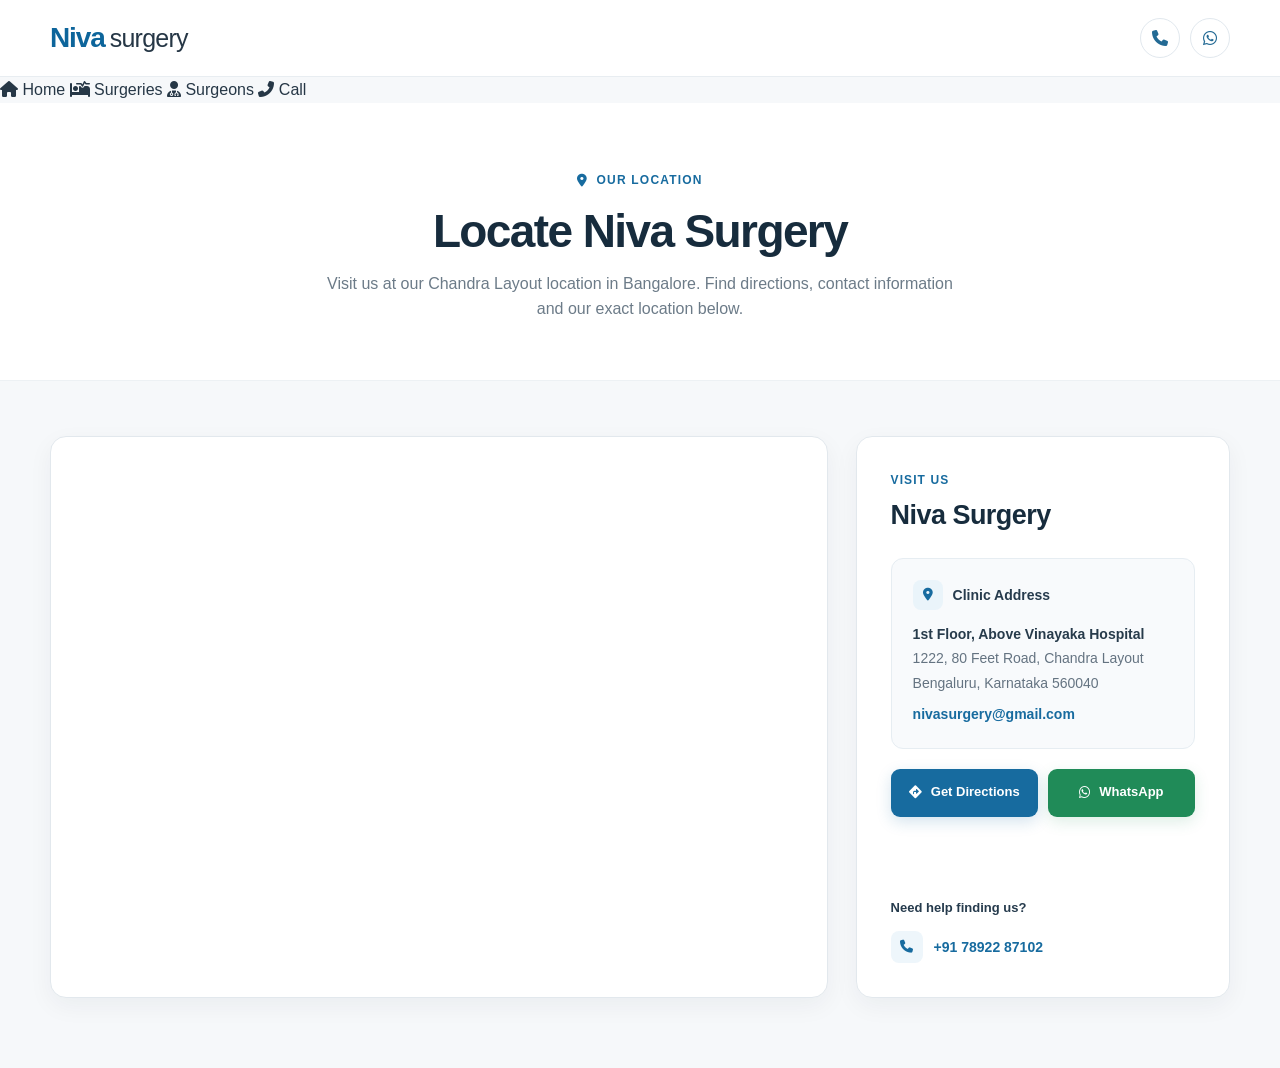
<file: locate-us.html>
<!DOCTYPE html>
<html lang="en">

<head>

  <meta charset="UTF-8">
  <meta name="viewport" content="width=device-width, initial-scale=1.0">

  <title>Locate Us - Niva Surgery Bangalore</title>

  <meta
    name="description"
    content="Find Niva Surgery at Chandra Layout, Bangalore. View our location, address, directions and contact information."
  >

  <meta name="robots" content="index, follow">

  <link
    rel="canonical"
    href="https://www.nivasurgery.com/locate-us.html"
  >

  <meta
    property="og:title"
    content="Locate Niva Surgery - Bangalore"
  >

  <meta
    property="og:description"
    content="Find Niva Surgery at Chandra Layout, Bangalore. Get directions and contact our care team."
  >

  <meta
    property="og:type"
    content="website"
  >

  <meta
    property="og:url"
    content="https://www.nivasurgery.com/locate-us.html"
  >

  <meta
    property="og:image"
    content="https://www.nivasurgery.com/images/location-map.webp"
  >


  <!-- Font Awesome -->

  <link
    rel="stylesheet"
    href="https://cdnjs.cloudflare.com/ajax/libs/font-awesome/6.4.0/css/all.min.css"
  >


  <style>

    /* =========================================================
       RESET
    ========================================================= */

    * {
      margin: 0;
      padding: 0;
      box-sizing: border-box;
    }

    html {
      scroll-behavior: smooth;
    }

    body {
      font-family:
        Inter,
        -apple-system,
        BlinkMacSystemFont,
        "Segoe UI",
        Roboto,
        Helvetica,
        Arial,
        sans-serif;

      color: #263746;
      background: #f6f8fa;
      line-height: 1.6;

      -webkit-font-smoothing: antialiased;
    }

    a {
      text-decoration: none;
      color: inherit;
    }

    img {
      max-width: 100%;
      display: block;
    }


    /* =========================================================
       HEADER
    ========================================================= */

    .niva-location-header {
      width: 100%;
      background: #ffffff;
      border-bottom: 1px solid #e8edf1;
      position: relative;
      z-index: 20;
    }

    .niva-location-header-inner {
      width: min(1180px, calc(100% - 40px));
      min-height: 76px;
      margin: 0 auto;

      display: flex;
      align-items: center;
      justify-content: space-between;
    }

    .niva-location-logo {
      display: flex;
      align-items: baseline;
      gap: 5px;
    }

    .niva-location-logo-main {
      color: #0d659b;
      font-size: 28px;
      font-weight: 800;
      letter-spacing: -0.04em;
    }

    .niva-location-logo-sub {
      color: #263746;
      font-size: 25px;
      font-weight: 500;
      letter-spacing: -0.03em;
    }

    .niva-location-header-actions {
      display: flex;
      align-items: center;
      gap: 10px;
    }

    .niva-location-header-action {
      width: 40px;
      height: 40px;

      display: flex;
      align-items: center;
      justify-content: center;

      border: 1px solid #e1e8ee;
      border-radius: 50%;

      color: #236a94;
      background: #ffffff;

      transition:
        background 0.2s ease,
        border-color 0.2s ease,
        transform 0.2s ease;
    }

    .niva-location-header-action:hover {
      background: #f1f7fb;
      border-color: #cddfea;
      transform: translateY(-1px);
    }


    /* =========================================================
       HERO
    ========================================================= */

    .niva-location-hero {
      background: #ffffff;
      padding: 64px 20px 58px;
      text-align: center;
      border-bottom: 1px solid #edf1f4;
    }

    .niva-location-eyebrow {
      display: inline-flex;
      align-items: center;
      gap: 8px;

      margin-bottom: 15px;

      color: #176b9f;
      font-size: 12px;
      font-weight: 750;
      letter-spacing: 0.1em;
      text-transform: uppercase;
    }

    .niva-location-eyebrow i {
      font-size: 13px;
    }

    .niva-location-hero h1 {
      margin-bottom: 13px;

      color: #172c3d;

      font-size: clamp(32px, 4vw, 46px);
      line-height: 1.15;
      font-weight: 750;
      letter-spacing: -0.035em;
    }

    .niva-location-hero p {
      max-width: 650px;
      margin: 0 auto;

      color: #6c7b88;
      font-size: 16px;
    }


    /* =========================================================
       MAIN
    ========================================================= */

    .niva-location-main {
      width: min(1180px, calc(100% - 40px));
      margin: 0 auto;

      padding: 55px 0 70px;
    }


    /* =========================================================
       LOCATION GRID
    ========================================================= */

    .niva-location-grid {
      display: grid;
      grid-template-columns: minmax(0, 1.35fr) minmax(340px, 0.65fr);

      gap: 28px;

      align-items: stretch;
    }


    /* =========================================================
       MAP
    ========================================================= */

    .niva-location-map-card {
      overflow: hidden;

      background: #ffffff;

      border: 1px solid #e2e8ed;
      border-radius: 16px;

      box-shadow:
        0 8px 25px rgba(26, 49, 67, 0.05);
    }

    .niva-location-map {
      width: 100%;
      height: 560px;

      display: block;

      border: 0;
    }


    /* =========================================================
       INFORMATION CARD
    ========================================================= */

    .niva-location-info-card {
      padding: 34px;

      display: flex;
      flex-direction: column;

      background: #ffffff;

      border: 1px solid #e2e8ed;
      border-radius: 16px;

      box-shadow:
        0 8px 25px rgba(26, 49, 67, 0.05);
    }

    .niva-location-info-label {
      margin-bottom: 9px;

      color: #176b9f;

      font-size: 12px;
      font-weight: 750;
      letter-spacing: 0.09em;
      text-transform: uppercase;
    }

    .niva-location-info-card h2 {
      margin-bottom: 25px;

      color: #172c3d;

      font-size: 27px;
      line-height: 1.25;
      font-weight: 730;
      letter-spacing: -0.02em;
    }


    /* =========================================================
       ADDRESS
    ========================================================= */

    .niva-location-address {
      padding: 21px;

      background: #f8fafc;

      border: 1px solid #e6edf2;
      border-radius: 12px;

      font-style: normal;
    }

    .niva-location-address-title {
      display: flex;
      align-items: center;
      gap: 10px;

      margin-bottom: 12px;

      color: #263b4d;

      font-size: 14px;
      font-weight: 700;
    }

    .niva-location-address-title i {
      width: 30px;
      height: 30px;

      display: flex;
      align-items: center;
      justify-content: center;

      border-radius: 8px;

      background: #eaf4fa;
      color: #176b9f;

      font-size: 13px;
    }

    .niva-location-address-text {
      color: #647381;
      font-size: 14px;
      line-height: 1.75;
    }

    .niva-location-address-text strong {
      color: #273b4b;
    }

    .niva-location-email {
      display: inline-block;
      margin-top: 7px;

      color: #176b9f;
      font-weight: 600;
    }

    .niva-location-email:hover {
      text-decoration: underline;
    }


    /* =========================================================
       ACTION BUTTONS
    ========================================================= */

    .niva-location-actions {
      display: grid;
      grid-template-columns: 1fr 1fr;

      gap: 10px;

      margin-top: 20px;
    }

    .niva-location-button {
      min-height: 48px;
      padding: 0 17px;

      display: inline-flex;
      align-items: center;
      justify-content: center;
      gap: 9px;

      border-radius: 9px;

      font-size: 13px;
      font-weight: 700;

      transition:
        transform 0.2s ease,
        box-shadow 0.2s ease,
        background 0.2s ease;
    }

    .niva-location-button:hover {
      transform: translateY(-1px);
    }

    .niva-location-directions {
      color: #ffffff;
      background: #176b9f;
      box-shadow: 0 5px 15px rgba(23, 107, 159, 0.18);
    }

    .niva-location-directions:hover {
      background: #125a86;
    }

    .niva-location-whatsapp {
      color: #ffffff;
      background: #208b58;
      box-shadow: 0 5px 15px rgba(32, 139, 88, 0.15);
    }

    .niva-location-whatsapp:hover {
      background: #18764a;
    }


    /* =========================================================
       QUICK CONTACT
    ========================================================= */

    .niva-location-contact {
      margin-top: auto;
      padding-top: 28px;
    }

    .niva-location-contact-title {
      margin-bottom: 12px;

      color: #263b4d;

      font-size: 13px;
      font-weight: 700;
    }

    .niva-location-phone {
      display: flex;
      align-items: center;
      gap: 11px;

      color: #176b9f;

      font-size: 14px;
      font-weight: 650;
    }

    .niva-location-phone i {
      width: 32px;
      height: 32px;

      display: flex;
      align-items: center;
      justify-content: center;

      border-radius: 8px;

      background: #eef6fb;

      font-size: 13px;
    }



    /* =========================================================
       SOCIAL
    ========================================================= */

    .niva-location-social {
      display: flex;
      gap: 9px;

      margin-top: 22px;
    }

    .niva-location-social a {
      width: 36px;
      height: 36px;

      display: flex;
      align-items: center;
      justify-content: center;

      background: rgba(255, 255, 255, 0.07);

      border: 1px solid rgba(255, 255, 255, 0.1);
      border-radius: 8px;

      transition:
        background 0.2s ease,
        transform 0.2s ease;
    }

    .niva-location-social a:hover {
      background: rgba(255, 255, 255, 0.13);
      transform: translateY(-1px);
    }

    .niva-location-social img {
      width: 20px;
      height: 20px;
      object-fit: contain;
    }


    /* =========================================================
       FOOTER LINKS
    ========================================================= */

    .niva-location-footer-links {
      display: grid;
      grid-template-columns: repeat(3, 1fr);
      gap: 30px;
    }

    .niva-location-footer-column h3 {
      margin-bottom: 17px;

      color: #ffffff;

      font-size: 13px;
      font-weight: 700;
    }

    .niva-location-footer-column a {
      display: block;

      margin-bottom: 10px;

      color: #aebbc5;

      font-size: 13px;

      transition:
        color 0.2s ease,
        padding-left 0.2s ease;
    }

    .niva-location-footer-column a:hover {
      color: #ffffff;
      padding-left: 3px;
    }


    /* =========================================================
       FOOTER BOTTOM
    ========================================================= */

    .niva-location-footer-bottom {
      width: min(1180px, calc(100% - 40px));
      margin: 0 auto;

      padding: 20px 0;

      display: flex;
      align-items: center;
      justify-content: space-between;

      border-top: 1px solid rgba(255, 255, 255, 0.1);
    }

    .niva-location-footer-bottom p {
      color: #93a2ae;
      font-size: 12px;
    }

    .niva-location-footer-bottom span {
      margin-left: 7px;
      color: #b4c0c8;
    }

    .niva-location-legal-links {
      display: flex;
      gap: 18px;
    }

    .niva-location-legal-links a {
      color: #93a2ae;
      font-size: 12px;
    }

    .niva-location-legal-links a:hover {
      color: #ffffff;
    }


    /* =========================================================
       TABLET
    ========================================================= */

    @media (max-width: 900px) {

      .niva-location-grid {
        grid-template-columns: 1fr;
      }

      .niva-location-map {
        height: 480px;
      }

      .niva-location-info-card {
        min-height: auto;
      }

      .niva-location-footer-container {
        grid-template-columns: 1fr;
        gap: 40px;
      }

    }


    /* =========================================================
       MOBILE
    ========================================================= */

    @media (max-width: 650px) {

      .niva-location-header-inner {
        width: calc(100% - 28px);
        min-height: 68px;
      }

      .niva-location-logo-main {
        font-size: 24px;
      }

      .niva-location-logo-sub {
        font-size: 22px;
      }

      .niva-location-header-action {
        width: 37px;
        height: 37px;
      }

      .niva-location-header-actions {
        gap: 7px;
      }


      .niva-location-hero {
        padding: 45px 18px 40px;
      }

      .niva-location-hero h1 {
        font-size: 31px;
      }

      .niva-location-hero p {
        font-size: 14px;
      }


      .niva-location-main {
        width: calc(100% - 24px);
        padding: 30px 0 45px;
      }


      .niva-location-grid {
        gap: 18px;
      }


      .niva-location-map-card {
        border-radius: 13px;
      }

      .niva-location-map {
        height: 390px;
      }


      .niva-location-info-card {
        padding: 24px 20px;
        border-radius: 13px;
      }

      .niva-location-info-card h2 {
        font-size: 23px;
      }


      .niva-location-actions {
        grid-template-columns: 1fr;
      }


      .niva-location-footer-container {
        width: calc(100% - 30px);
        padding: 42px 0 28px;
      }

      .niva-location-footer-links {
        grid-template-columns: 1fr 1fr;
        gap: 30px 20px;
      }

      .niva-location-footer-bottom {
        width: calc(100% - 30px);

        align-items: flex-start;
        flex-direction: column;

        gap: 14px;
      }

    }


    /* =========================================================
       SMALL MOBILE
    ========================================================= */

    @media (max-width: 420px) {

      .niva-location-map {
        height: 330px;
      }

      .niva-location-footer-links {
        grid-template-columns: 1fr;
      }

      .niva-location-footer-bottom span {
        display: block;
        margin: 3px 0 0;
      }

    }

  </style>

</head>


<body>


  <!-- =======================================================
       HEADER
  ======================================================== -->

  <header class="niva-location-header">

    <div class="niva-location-header-inner">

      <a
        href="index.html"
        class="niva-location-logo"
        aria-label="Niva Surgery Home"
      >

        <span class="niva-location-logo-main">
          Niva
        </span>

        <span class="niva-location-logo-sub">
          surgery
        </span>

      </a>


      <div class="niva-location-header-actions">

        <a
          href="tel:+917892287102"
          class="niva-location-header-action"
          aria-label="Call Niva Surgery"
        >
          <i class="fa-solid fa-phone"></i>
        </a>

        <a
          href="https://wa.me/+917892287102"
          target="_blank"
          rel="noopener noreferrer"
          class="niva-location-header-action"
          aria-label="Chat with Niva Surgery on WhatsApp"
        >
          <i class="fa-brands fa-whatsapp"></i>
        </a>

      </div>

    </div>

  </header>

<!-- MOBILE BOTTOM NAVIGATION -->
<nav class="niva-mobile-bottom-nav" aria-label="Mobile navigation">

  <a href="index.html" class="niva-mobile-nav-item">
    <i class="fas fa-home"></i>
    <span>Home</span>
  </a>

  <a href="surgeries.html" class="niva-mobile-nav-item">
    <i class="fas fa-procedures"></i>
    <span>Surgeries</span>
  </a>

  <a href="surgons.html" class="niva-mobile-nav-item">
    <i class="fas fa-user-md"></i>
    <span>Surgeons</span>
  </a>

  <a href="tel:+917892287102" class="niva-mobile-nav-item niva-mobile-call">
    <i class="fas fa-phone-alt"></i>
    <span>Call</span>
  </a>

</nav>


  <!-- =======================================================
       HERO
  ======================================================== -->

  <section class="niva-location-hero">

    <span class="niva-location-eyebrow">
      <i class="fa-solid fa-location-dot"></i>
      Our Location
    </span>

    <h1>
      Locate Niva Surgery
    </h1>

    <p>
      Visit us at our Chandra Layout location in Bangalore.
      Find directions, contact information and our exact location below.
    </p>

  </section>


  <!-- =======================================================
       MAIN LOCATION
  ======================================================== -->

  <main class="niva-location-main">

    <div class="niva-location-grid">


      <!-- MAP -->

      <div class="niva-location-map-card">

        <iframe
          class="niva-location-map"
          src="https://www.google.com/maps/embed?pb=!1m18!1m12!1m3!1d3888.2239556920044!2d77.52509667484115!3d12.957516287356585!2m3!1f0!2f0!3f0!3m2!1i1024!2i768!4f13.1!3m3!1m2!1s0x3bae3e70a7992d51%3A0xfe6221ef3a8eef32!2sSri%20Vinayaka%20Hospital!5e0!3m2!1sen!2sin!4v1757750420695!5m2!1sen!2sin"
          allowfullscreen
          loading="lazy"
          referrerpolicy="no-referrer-when-downgrade"
          title="Niva Surgery location at Sri Vinayaka Hospital, Bangalore"
        ></iframe>

      </div>


      <!-- INFORMATION -->

      <div class="niva-location-info-card">

        <span class="niva-location-info-label">
          Visit Us
        </span>

        <h2>
          Niva Surgery
        </h2>


        <address class="niva-location-address">

          <div class="niva-location-address-title">

            <i class="fa-solid fa-location-dot"></i>

            <span>
              Clinic Address
            </span>

          </div>


<div class="niva-location-address-text">

  <strong>1st Floor, Above Vinayaka Hospital</strong>

  <span>1222, 80 Feet Road, Chandra Layout</span>

  <span>Bengaluru, Karnataka 560040</span>

  <a
    href="mailto:nivasurgery@gmail.com"
    class="niva-location-email">
    nivasurgery@gmail.com
  </a>

</div>
        </address>


        <!-- ACTIONS -->

        <div class="niva-location-actions">

          <a
            href="https://maps.app.goo.gl/odvxhPwbGmyeVdL97"
            target="_blank"
            rel="noopener noreferrer"
            class="niva-location-button niva-location-directions"
          >

            <i class="fa-solid fa-diamond-turn-right"></i>

            Get Directions

          </a>


          <a
            href="https://wa.me/+917892287102"
            target="_blank"
            rel="noopener noreferrer"
            class="niva-location-button niva-location-whatsapp"
          >

            <i class="fa-brands fa-whatsapp"></i>

            WhatsApp

          </a>

        </div>


        <!-- PHONE -->

        <div class="niva-location-contact">

          <div class="niva-location-contact-title">
            Need help finding us?
          </div>

          <a
            href="tel:+917892287102"
            class="niva-location-phone"
          >

            <i class="fa-solid fa-phone"></i>

            <span>
              +91 78922 87102
            </span>

          </a>

        </div>

      </div>

    </div>

  </main>





</body>
</html>
</file>
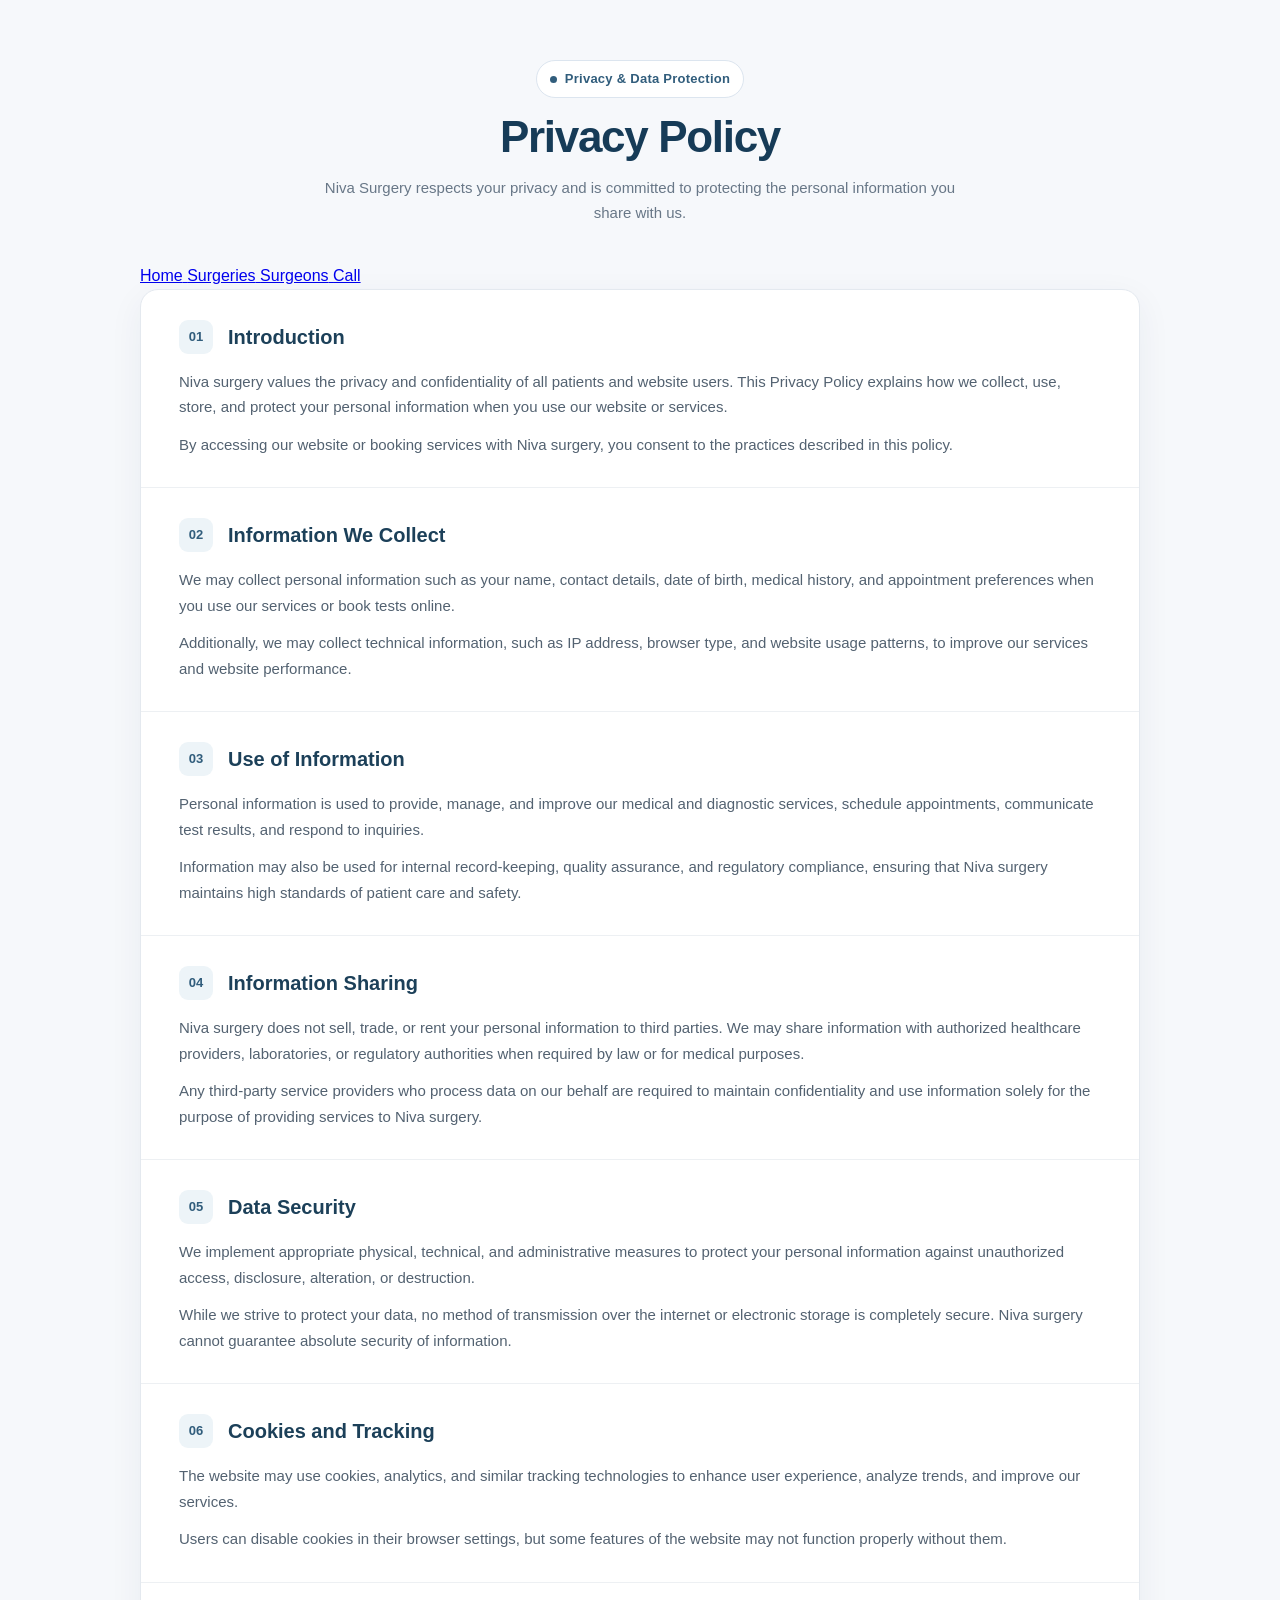
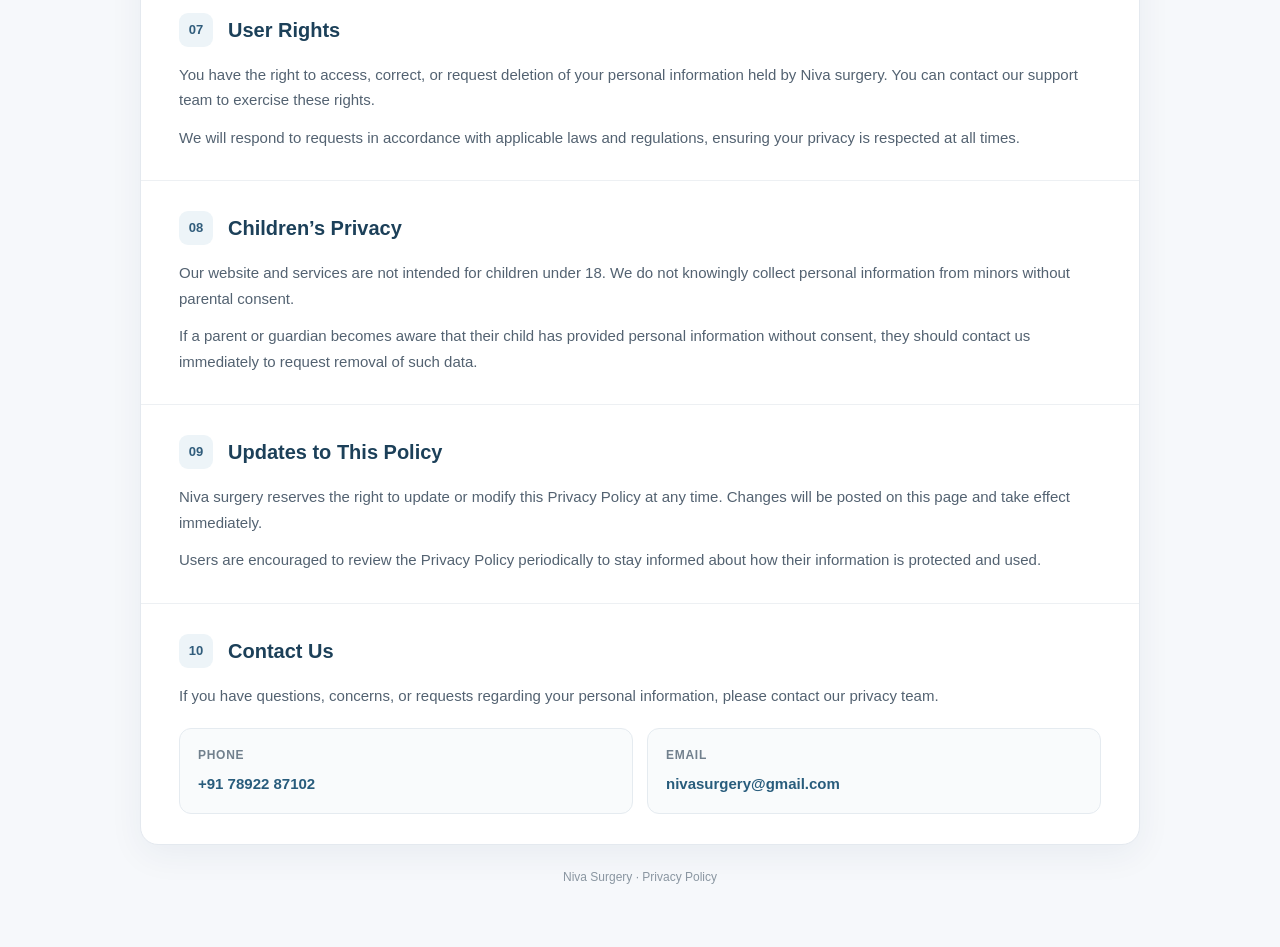
<file: privacy-policy.html>
<!DOCTYPE html>
<html lang="en">
<head>
  <meta charset="UTF-8">
  <meta name="viewport" content="width=device-width, initial-scale=1.0">

  <title>Privacy Policy - Niva Surgery</title>

  <meta
    name="description"
    content="Read the Niva Surgery Privacy Policy to understand how personal information is collected, used, protected and managed."
  >

  <style>

    /* =========================================================
       RESET
    ========================================================= */

    * {
      box-sizing: border-box;
      margin: 0;
      padding: 0;
    }

    html {
      scroll-behavior: smooth;
    }

    body {
      font-family:
        Inter,
        -apple-system,
        BlinkMacSystemFont,
        "Segoe UI",
        Roboto,
        Arial,
        sans-serif;

      background: #f6f8fb;
      color: #273444;
      line-height: 1.7;
    }


    /* =========================================================
       PAGE
    ========================================================= */

    .privacy-page {
      min-height: 100vh;
      padding: 60px 20px;
    }

    .privacy-container {
      width: min(100%, 1000px);
      margin: 0 auto;
    }


    /* =========================================================
       TOP INTRO
    ========================================================= */

    .privacy-header {
      text-align: center;
      margin-bottom: 36px;
    }

    .privacy-label {
      display: inline-flex;
      align-items: center;
      gap: 8px;

      margin-bottom: 14px;
      padding: 7px 13px;

      border: 1px solid #dce5ef;
      border-radius: 999px;

      background: #ffffff;
      color: #315d7c;

      font-size: 13px;
      font-weight: 600;
      letter-spacing: 0.02em;
    }

    .privacy-label::before {
      content: "";
      width: 7px;
      height: 7px;
      border-radius: 50%;
      background: #315d7c;
    }

    .privacy-header h1 {
      color: #163b57;
      font-size: clamp(30px, 4vw, 44px);
      line-height: 1.15;
      font-weight: 700;
      letter-spacing: -0.03em;
      margin-bottom: 12px;
    }

    .privacy-header p {
      max-width: 650px;
      margin: 0 auto;

      color: #687787;
      font-size: 15px;
    }


    /* =========================================================
       MAIN POLICY CARD
    ========================================================= */

    .privacy-card {
      background: #ffffff;
      border: 1px solid #e4e9ef;
      border-radius: 18px;

      box-shadow:
        0 10px 35px rgba(25, 55, 80, 0.06);

      overflow: hidden;
    }


    /* =========================================================
       POLICY SECTION
    ========================================================= */

    .privacy-section {
      padding: 30px 38px;
      border-bottom: 1px solid #edf0f3;
    }

    .privacy-section:last-child {
      border-bottom: none;
    }

    .privacy-section-heading {
      display: flex;
      align-items: flex-start;
      gap: 15px;
      margin-bottom: 15px;
    }

    .privacy-number {
      flex: 0 0 auto;

      width: 34px;
      height: 34px;

      display: flex;
      align-items: center;
      justify-content: center;

      border-radius: 9px;

      background: #edf4f8;
      color: #315d7c;

      font-size: 13px;
      font-weight: 700;
    }

    .privacy-section h2 {
      color: #1c4059;
      font-size: 20px;
      line-height: 1.35;
      font-weight: 650;
      padding-top: 4px;
    }

    .privacy-section p {
      color: #536271;
      font-size: 15px;
      margin-bottom: 12px;
    }

    .privacy-section p:last-child {
      margin-bottom: 0;
    }

    .privacy-section strong {
      color: #344b5d;
      font-weight: 650;
    }


    /* =========================================================
       CONTACT
    ========================================================= */

    .privacy-contact {
      display: grid;
      grid-template-columns: repeat(2, minmax(0, 1fr));
      gap: 14px;

      margin-top: 20px;
    }

    .privacy-contact-item {
      padding: 16px 18px;

      border: 1px solid #e5ebf0;
      border-radius: 12px;

      background: #f9fbfc;
    }

    .privacy-contact-label {
      display: block;
      margin-bottom: 4px;

      color: #71808d;
      font-size: 12px;
      font-weight: 600;
      text-transform: uppercase;
      letter-spacing: 0.06em;
    }

    .privacy-contact-item a {
      color: #285c7c;
      text-decoration: none;
      font-size: 15px;
      font-weight: 600;
    }

    .privacy-contact-item a:hover {
      text-decoration: underline;
    }


    /* =========================================================
       FOOTNOTE
    ========================================================= */

    .privacy-footer {
      margin-top: 22px;
      text-align: center;
    }

    .privacy-footer p {
      color: #8a96a1;
      font-size: 12px;
    }


    /* =========================================================
       MOBILE
    ========================================================= */

    @media (max-width: 700px) {

      .privacy-page {
        padding: 35px 14px;
      }

      .privacy-header {
        margin-bottom: 25px;
      }

      .privacy-header h1 {
        font-size: 30px;
      }

      .privacy-header p {
        font-size: 14px;
      }

      .privacy-card {
        border-radius: 14px;
      }

      .privacy-section {
        padding: 24px 20px;
      }

      .privacy-section-heading {
        gap: 11px;
      }

      .privacy-number {
        width: 30px;
        height: 30px;
        border-radius: 8px;
        font-size: 12px;
      }

      .privacy-section h2 {
        font-size: 18px;
      }

      .privacy-section p {
        font-size: 14px;
      }

      .privacy-contact {
        grid-template-columns: 1fr;
      }

    }


    /* =========================================================
       SMALL MOBILE
    ========================================================= */

    @media (max-width: 420px) {

      .privacy-page {
        padding: 25px 10px;
      }

      .privacy-section {
        padding: 21px 16px;
      }

      .privacy-header h1 {
        font-size: 27px;
      }

      .privacy-section-heading {
        align-items: center;
      }

      .privacy-section h2 {
        font-size: 17px;
      }

    }

  </style>
</head>

<body>

  <main class="privacy-page">

    <div class="privacy-container">

      <!-- PAGE HEADER -->
      <header class="privacy-header">

        <span class="privacy-label">
          Privacy & Data Protection
        </span>

        <h1>Privacy Policy</h1>

        <p>
          Niva Surgery respects your privacy and is committed to
          protecting the personal information you share with us.
        </p>

      </header>

<!-- MOBILE BOTTOM NAVIGATION -->
<nav class="niva-mobile-bottom-nav" aria-label="Mobile navigation">

  <a href="index.html" class="niva-mobile-nav-item">
    <i class="fas fa-home"></i>
    <span>Home</span>
  </a>

  <a href="surgeries.html" class="niva-mobile-nav-item">
    <i class="fas fa-procedures"></i>
    <span>Surgeries</span>
  </a>

  <a href="surgons.html" class="niva-mobile-nav-item">
    <i class="fas fa-user-md"></i>
    <span>Surgeons</span>
  </a>

  <a href="tel:+917892287102" class="niva-mobile-nav-item niva-mobile-call">
    <i class="fas fa-phone-alt"></i>
    <span>Call</span>
  </a>

</nav>


      <!-- POLICY CONTENT -->
      <div class="privacy-card">


        <!-- 01 -->
        <section class="privacy-section">

          <div class="privacy-section-heading">
            <span class="privacy-number">01</span>

            <h2>Introduction</h2>
          </div>

          <p>
            Niva surgery values the privacy and confidentiality of all
            patients and website users. This Privacy Policy explains
            how we collect, use, store, and protect your personal
            information when you use our website or services.
          </p>

          <p>
            By accessing our website or booking services with Niva
            surgery, you consent to the practices described in this policy.
          </p>

        </section>


        <!-- 02 -->
        <section class="privacy-section">

          <div class="privacy-section-heading">
            <span class="privacy-number">02</span>

            <h2>Information We Collect</h2>
          </div>

          <p>
            We may collect personal information such as your name,
            contact details, date of birth, medical history, and
            appointment preferences when you use our services or
            book tests online.
          </p>

          <p>
            Additionally, we may collect technical information, such
            as IP address, browser type, and website usage patterns,
            to improve our services and website performance.
          </p>

        </section>


        <!-- 03 -->
        <section class="privacy-section">

          <div class="privacy-section-heading">
            <span class="privacy-number">03</span>

            <h2>Use of Information</h2>
          </div>

          <p>
            Personal information is used to provide, manage, and
            improve our medical and diagnostic services, schedule
            appointments, communicate test results, and respond
            to inquiries.
          </p>

          <p>
            Information may also be used for internal record-keeping,
            quality assurance, and regulatory compliance, ensuring
            that Niva surgery maintains high standards of patient
            care and safety.
          </p>

        </section>


        <!-- 04 -->
        <section class="privacy-section">

          <div class="privacy-section-heading">
            <span class="privacy-number">04</span>

            <h2>Information Sharing</h2>
          </div>

          <p>
            Niva surgery does not sell, trade, or rent your personal
            information to third parties. We may share information
            with authorized healthcare providers, laboratories, or
            regulatory authorities when required by law or for
            medical purposes.
          </p>

          <p>
            Any third-party service providers who process data on
            our behalf are required to maintain confidentiality and
            use information solely for the purpose of providing
            services to Niva surgery.
          </p>

        </section>


        <!-- 05 -->
        <section class="privacy-section">

          <div class="privacy-section-heading">
            <span class="privacy-number">05</span>

            <h2>Data Security</h2>
          </div>

          <p>
            We implement appropriate physical, technical, and
            administrative measures to protect your personal
            information against unauthorized access, disclosure,
            alteration, or destruction.
          </p>

          <p>
            While we strive to protect your data, no method of
            transmission over the internet or electronic storage
            is completely secure. Niva surgery cannot guarantee
            absolute security of information.
          </p>

        </section>


        <!-- 06 -->
        <section class="privacy-section">

          <div class="privacy-section-heading">
            <span class="privacy-number">06</span>

            <h2>Cookies and Tracking</h2>
          </div>

          <p>
            The website may use cookies, analytics, and similar
            tracking technologies to enhance user experience,
            analyze trends, and improve our services.
          </p>

          <p>
            Users can disable cookies in their browser settings,
            but some features of the website may not function
            properly without them.
          </p>

        </section>


        <!-- 07 -->
        <section class="privacy-section">

          <div class="privacy-section-heading">
            <span class="privacy-number">07</span>

            <h2>User Rights</h2>
          </div>

          <p>
            You have the right to access, correct, or request
            deletion of your personal information held by Niva
            surgery. You can contact our support team to exercise
            these rights.
          </p>

          <p>
            We will respond to requests in accordance with applicable
            laws and regulations, ensuring your privacy is respected
            at all times.
          </p>

        </section>


        <!-- 08 -->
        <section class="privacy-section">

          <div class="privacy-section-heading">
            <span class="privacy-number">08</span>

            <h2>Children’s Privacy</h2>
          </div>

          <p>
            Our website and services are not intended for children
            under 18. We do not knowingly collect personal
            information from minors without parental consent.
          </p>

          <p>
            If a parent or guardian becomes aware that their child
            has provided personal information without consent, they
            should contact us immediately to request removal of
            such data.
          </p>

        </section>


        <!-- 09 -->
        <section class="privacy-section">

          <div class="privacy-section-heading">
            <span class="privacy-number">09</span>

            <h2>Updates to This Policy</h2>
          </div>

          <p>
            Niva surgery reserves the right to update or modify
            this Privacy Policy at any time. Changes will be posted
            on this page and take effect immediately.
          </p>

          <p>
            Users are encouraged to review the Privacy Policy
            periodically to stay informed about how their information
            is protected and used.
          </p>

        </section>


        <!-- 10 -->
        <section class="privacy-section">

          <div class="privacy-section-heading">
            <span class="privacy-number">10</span>

            <h2>Contact Us</h2>
          </div>

          <p>
            If you have questions, concerns, or requests regarding
            your personal information, please contact our privacy team.
          </p>

          <div class="privacy-contact">

            <div class="privacy-contact-item">

              <span class="privacy-contact-label">
                Phone
              </span>

              <a href="tel:+917892287102">
                +91 78922 87102
              </a>

            </div>


            <div class="privacy-contact-item">

              <span class="privacy-contact-label">
                Email
              </span>

              <a href="mailto:nivasurgery@gmail.com">
                nivasurgery@gmail.com
              </a>

            </div>

          </div>

        </section>

      </div>


      <!-- FOOTNOTE -->
      <div class="privacy-footer">

        <p>
          Niva Surgery · Privacy Policy
        </p>

      </div>

    </div>

  </main>

</body>
</html>
</file>
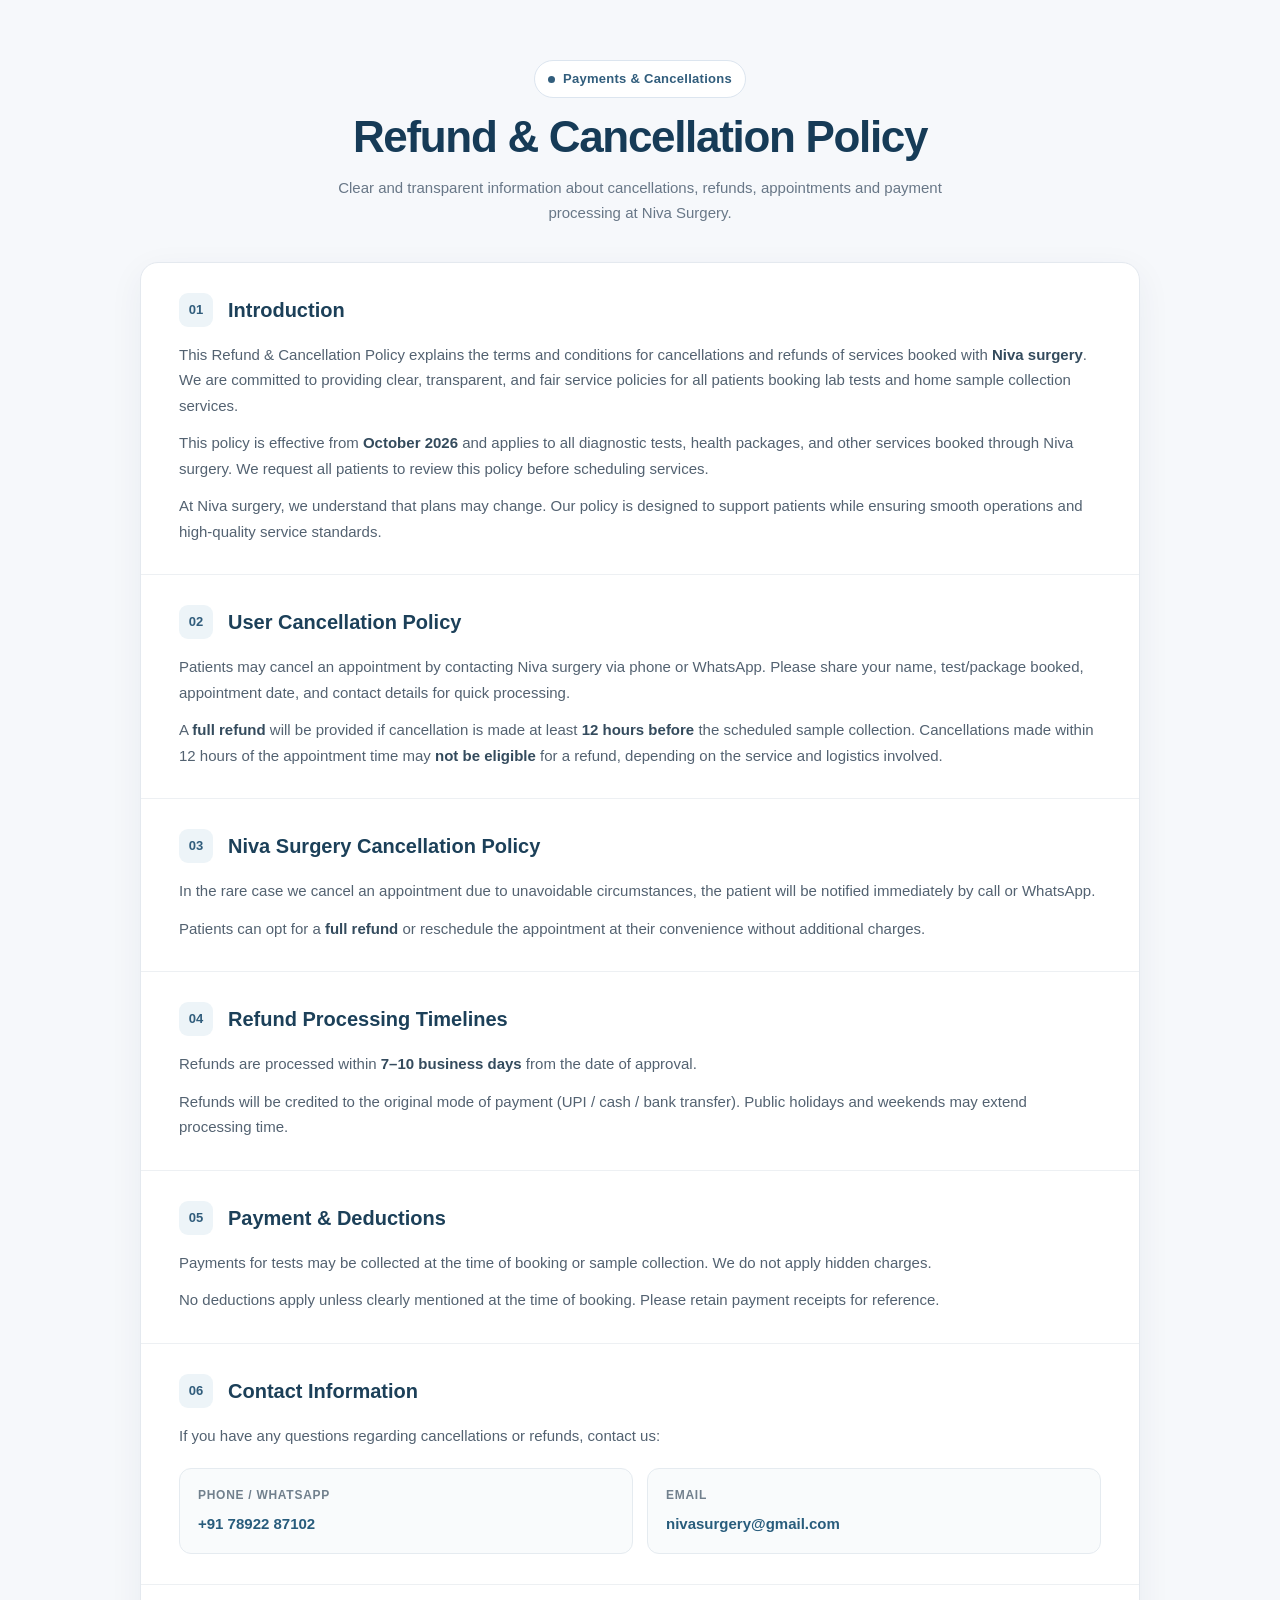
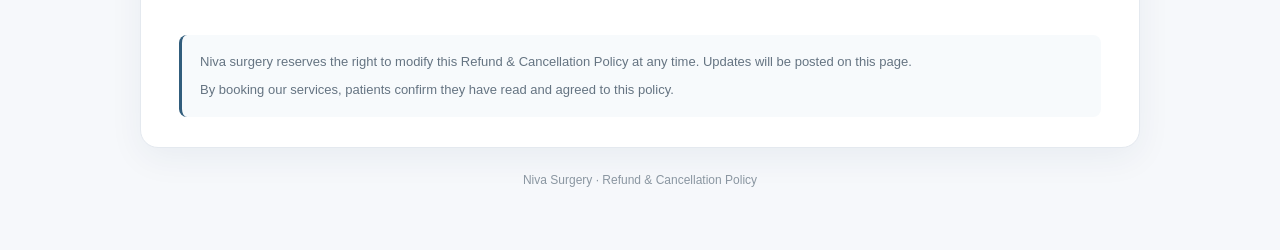
<file: refund-policy.html>
<!DOCTYPE html>
<html lang="en">

<head>

  <meta charset="UTF-8">
  <meta name="viewport" content="width=device-width, initial-scale=1.0">

  <title>Refund & Cancellation Policy - Niva Surgery</title>

  <meta
    name="description"
    content="Read the Niva Surgery Refund and Cancellation Policy for appointments, diagnostic services, cancellations and refunds."
  >

  <style>

    /* =========================================================
       RESET
    ========================================================= */

    * {
      box-sizing: border-box;
      margin: 0;
      padding: 0;
    }

    html {
      scroll-behavior: smooth;
    }

    body {
      font-family:
        Inter,
        -apple-system,
        BlinkMacSystemFont,
        "Segoe UI",
        Roboto,
        Arial,
        sans-serif;

      background: #f6f8fb;
      color: #273444;
      line-height: 1.7;
    }


    /* =========================================================
       PAGE
    ========================================================= */

    .refund-page {
      min-height: 100vh;
      padding: 60px 20px;
    }

    .refund-container {
      width: min(100%, 1000px);
      margin: 0 auto;
    }


    /* =========================================================
       HEADER
    ========================================================= */

    .refund-header {
      text-align: center;
      margin-bottom: 36px;
    }

    .refund-label {
      display: inline-flex;
      align-items: center;
      gap: 8px;

      padding: 7px 13px;
      margin-bottom: 14px;

      background: #ffffff;
      border: 1px solid #dce5ef;
      border-radius: 999px;

      color: #315d7c;
      font-size: 13px;
      font-weight: 600;
      letter-spacing: 0.02em;
    }

    .refund-label::before {
      content: "";

      width: 7px;
      height: 7px;

      border-radius: 50%;
      background: #315d7c;
    }

    .refund-header h1 {
      color: #163b57;

      font-size: clamp(30px, 4vw, 44px);
      line-height: 1.15;
      font-weight: 700;

      letter-spacing: -0.03em;

      margin-bottom: 12px;
    }

    .refund-header p {
      max-width: 680px;
      margin: 0 auto;

      color: #687787;
      font-size: 15px;
    }


    /* =========================================================
       POLICY CARD
    ========================================================= */

    .refund-card {
      background: #ffffff;

      border: 1px solid #e4e9ef;
      border-radius: 18px;

      box-shadow:
        0 10px 35px rgba(25, 55, 80, 0.06);

      overflow: hidden;
    }


    /* =========================================================
       POLICY SECTION
    ========================================================= */

    .refund-section {
      padding: 30px 38px;

      border-bottom: 1px solid #edf0f3;
    }

    .refund-section:last-child {
      border-bottom: none;
    }

    .refund-section-heading {
      display: flex;
      align-items: flex-start;
      gap: 15px;

      margin-bottom: 15px;
    }

    .refund-number {
      flex: 0 0 auto;

      width: 34px;
      height: 34px;

      display: flex;
      align-items: center;
      justify-content: center;

      border-radius: 9px;

      background: #edf4f8;
      color: #315d7c;

      font-size: 13px;
      font-weight: 700;
    }

    .refund-section h2 {
      padding-top: 4px;

      color: #1c4059;

      font-size: 20px;
      line-height: 1.35;
      font-weight: 650;
    }

    .refund-section p {
      color: #536271;
      font-size: 15px;

      margin-bottom: 12px;
    }

    .refund-section p:last-child {
      margin-bottom: 0;
    }

    .refund-section strong {
      color: #344b5d;
      font-weight: 650;
    }


    /* =========================================================
       CONTACT
    ========================================================= */

    .refund-contact {
      display: grid;

      grid-template-columns:
        repeat(2, minmax(0, 1fr));

      gap: 14px;

      margin-top: 20px;
    }

    .refund-contact-item {
      padding: 16px 18px;

      background: #f9fbfc;

      border: 1px solid #e5ebf0;
      border-radius: 12px;
    }

    .refund-contact-label {
      display: block;

      margin-bottom: 4px;

      color: #71808d;

      font-size: 12px;
      font-weight: 600;

      text-transform: uppercase;
      letter-spacing: 0.06em;
    }

    .refund-contact-item a {
      color: #285c7c;

      text-decoration: none;

      font-size: 15px;
      font-weight: 600;
    }

    .refund-contact-item a:hover {
      text-decoration: underline;
    }


    /* =========================================================
       POLICY NOTICE
    ========================================================= */

    .refund-notice {
      margin-top: 20px;

      padding: 16px 18px;

      background: #f7fafc;

      border-left: 3px solid #315d7c;
      border-radius: 8px;
    }

    .refund-notice p {
      color: #657482;
      font-size: 13px;

      margin-bottom: 6px;
    }

    .refund-notice p:last-child {
      margin-bottom: 0;
    }


    /* =========================================================
       FOOTNOTE
    ========================================================= */

    .refund-footer {
      text-align: center;

      margin-top: 22px;
    }

    .refund-footer p {
      color: #8a96a1;
      font-size: 12px;
    }


    /* =========================================================
       MOBILE
    ========================================================= */

    @media (max-width: 700px) {

      .refund-page {
        padding: 35px 14px;
      }

      .refund-header {
        margin-bottom: 25px;
      }

      .refund-header h1 {
        font-size: 30px;
      }

      .refund-header p {
        font-size: 14px;
      }

      .refund-card {
        border-radius: 14px;
      }

      .refund-section {
        padding: 24px 20px;
      }

      .refund-section-heading {
        gap: 11px;
      }

      .refund-number {
        width: 30px;
        height: 30px;

        border-radius: 8px;

        font-size: 12px;
      }

      .refund-section h2 {
        font-size: 18px;
      }

      .refund-section p {
        font-size: 14px;
      }

      .refund-contact {
        grid-template-columns: 1fr;
      }

    }


    /* =========================================================
       SMALL MOBILE
    ========================================================= */

    @media (max-width: 420px) {

      .refund-page {
        padding: 25px 10px;
      }

      .refund-section {
        padding: 21px 16px;
      }

      .refund-header h1 {
        font-size: 27px;
      }

      .refund-section-heading {
        align-items: center;
      }

      .refund-section h2 {
        font-size: 17px;
      }

    }

  </style>

</head>


<body>

  <main class="refund-page">

    <div class="refund-container">


      <!-- =====================================================
           PAGE HEADER
      ====================================================== -->

      <header class="refund-header">

        <span class="refund-label">
          Payments & Cancellations
        </span>

        <h1>
          Refund & Cancellation Policy
        </h1>

        <p>
          Clear and transparent information about cancellations,
          refunds, appointments and payment processing at
          Niva Surgery.
        </p>

      </header>


      <!-- =====================================================
           POLICY CONTENT
      ====================================================== -->

      <div class="refund-card">


        <!-- 01 -->
        <section class="refund-section">

          <div class="refund-section-heading">

            <span class="refund-number">
              01
            </span>

            <h2>
              Introduction
            </h2>

          </div>

          <p>
            This Refund & Cancellation Policy explains the terms
            and conditions for cancellations and refunds of
            services booked with <strong>Niva surgery</strong>.
            We are committed to providing clear, transparent,
            and fair service policies for all patients booking
            lab tests and home sample collection services.
          </p>

          <p>
            This policy is effective from
            <strong>October 2026</strong> and applies to all
            diagnostic tests, health packages, and other services
            booked through Niva surgery. We request all patients
            to review this policy before scheduling services.
          </p>

          <p>
            At Niva surgery, we understand that plans may change.
            Our policy is designed to support patients while
            ensuring smooth operations and high-quality service
            standards.
          </p>

        </section>


        <!-- 02 -->
        <section class="refund-section">

          <div class="refund-section-heading">

            <span class="refund-number">
              02
            </span>

            <h2>
              User Cancellation Policy
            </h2>

          </div>

          <p>
            Patients may cancel an appointment by contacting
            Niva surgery via phone or WhatsApp. Please share
            your name, test/package booked, appointment date,
            and contact details for quick processing.
          </p>

          <p>
            A <strong>full refund</strong> will be provided if
            cancellation is made at least
            <strong>12 hours before</strong> the scheduled sample
            collection. Cancellations made within 12 hours of
            the appointment time may <strong>not be eligible</strong>
            for a refund, depending on the service and logistics
            involved.
          </p>

        </section>


        <!-- 03 -->
        <section class="refund-section">

          <div class="refund-section-heading">

            <span class="refund-number">
              03
            </span>

            <h2>
              Niva Surgery Cancellation Policy
            </h2>

          </div>

          <p>
            In the rare case we cancel an appointment due to
            unavoidable circumstances, the patient will be
            notified immediately by call or WhatsApp.
          </p>

          <p>
            Patients can opt for a <strong>full refund</strong>
            or reschedule the appointment at their convenience
            without additional charges.
          </p>

        </section>


        <!-- 04 -->
        <section class="refund-section">

          <div class="refund-section-heading">

            <span class="refund-number">
              04
            </span>

            <h2>
              Refund Processing Timelines
            </h2>

          </div>

          <p>
            Refunds are processed within
            <strong>7–10 business days</strong>
            from the date of approval.
          </p>

          <p>
            Refunds will be credited to the original mode of
            payment (UPI / cash / bank transfer). Public holidays
            and weekends may extend processing time.
          </p>

        </section>


        <!-- 05 -->
        <section class="refund-section">

          <div class="refund-section-heading">

            <span class="refund-number">
              05
            </span>

            <h2>
              Payment & Deductions
            </h2>

          </div>

          <p>
            Payments for tests may be collected at the time of
            booking or sample collection. We do not apply
            hidden charges.
          </p>

          <p>
            No deductions apply unless clearly mentioned at the
            time of booking. Please retain payment receipts
            for reference.
          </p>

        </section>


        <!-- 06 -->
        <section class="refund-section">

          <div class="refund-section-heading">

            <span class="refund-number">
              06
            </span>

            <h2>
              Contact Information
            </h2>

          </div>

          <p>
            If you have any questions regarding cancellations
            or refunds, contact us:
          </p>


          <div class="refund-contact">


            <div class="refund-contact-item">

              <span class="refund-contact-label">
                Phone / WhatsApp
              </span>

              <a href="tel:+917892287102">
                +91 78922 87102
              </a>

            </div>


            <div class="refund-contact-item">

              <span class="refund-contact-label">
                Email
              </span>

              <a href="mailto:nivasurgery@gmail.com">
                nivasurgery@gmail.com
              </a>

            </div>


          </div>

        </section>


        <!-- POLICY NOTICE -->
        <section class="refund-section">

          <div class="refund-notice">

            <p>
              Niva surgery reserves the right to modify this
              Refund & Cancellation Policy at any time.
              Updates will be posted on this page.
            </p>

            <p>
              By booking our services, patients confirm they
              have read and agreed to this policy.
            </p>

          </div>

        </section>


      </div>


      <!-- FOOTER -->
      <div class="refund-footer">

        <p>
          Niva Surgery · Refund & Cancellation Policy
        </p>

      </div>


    </div>

  </main>

</body>

</html>
</file>
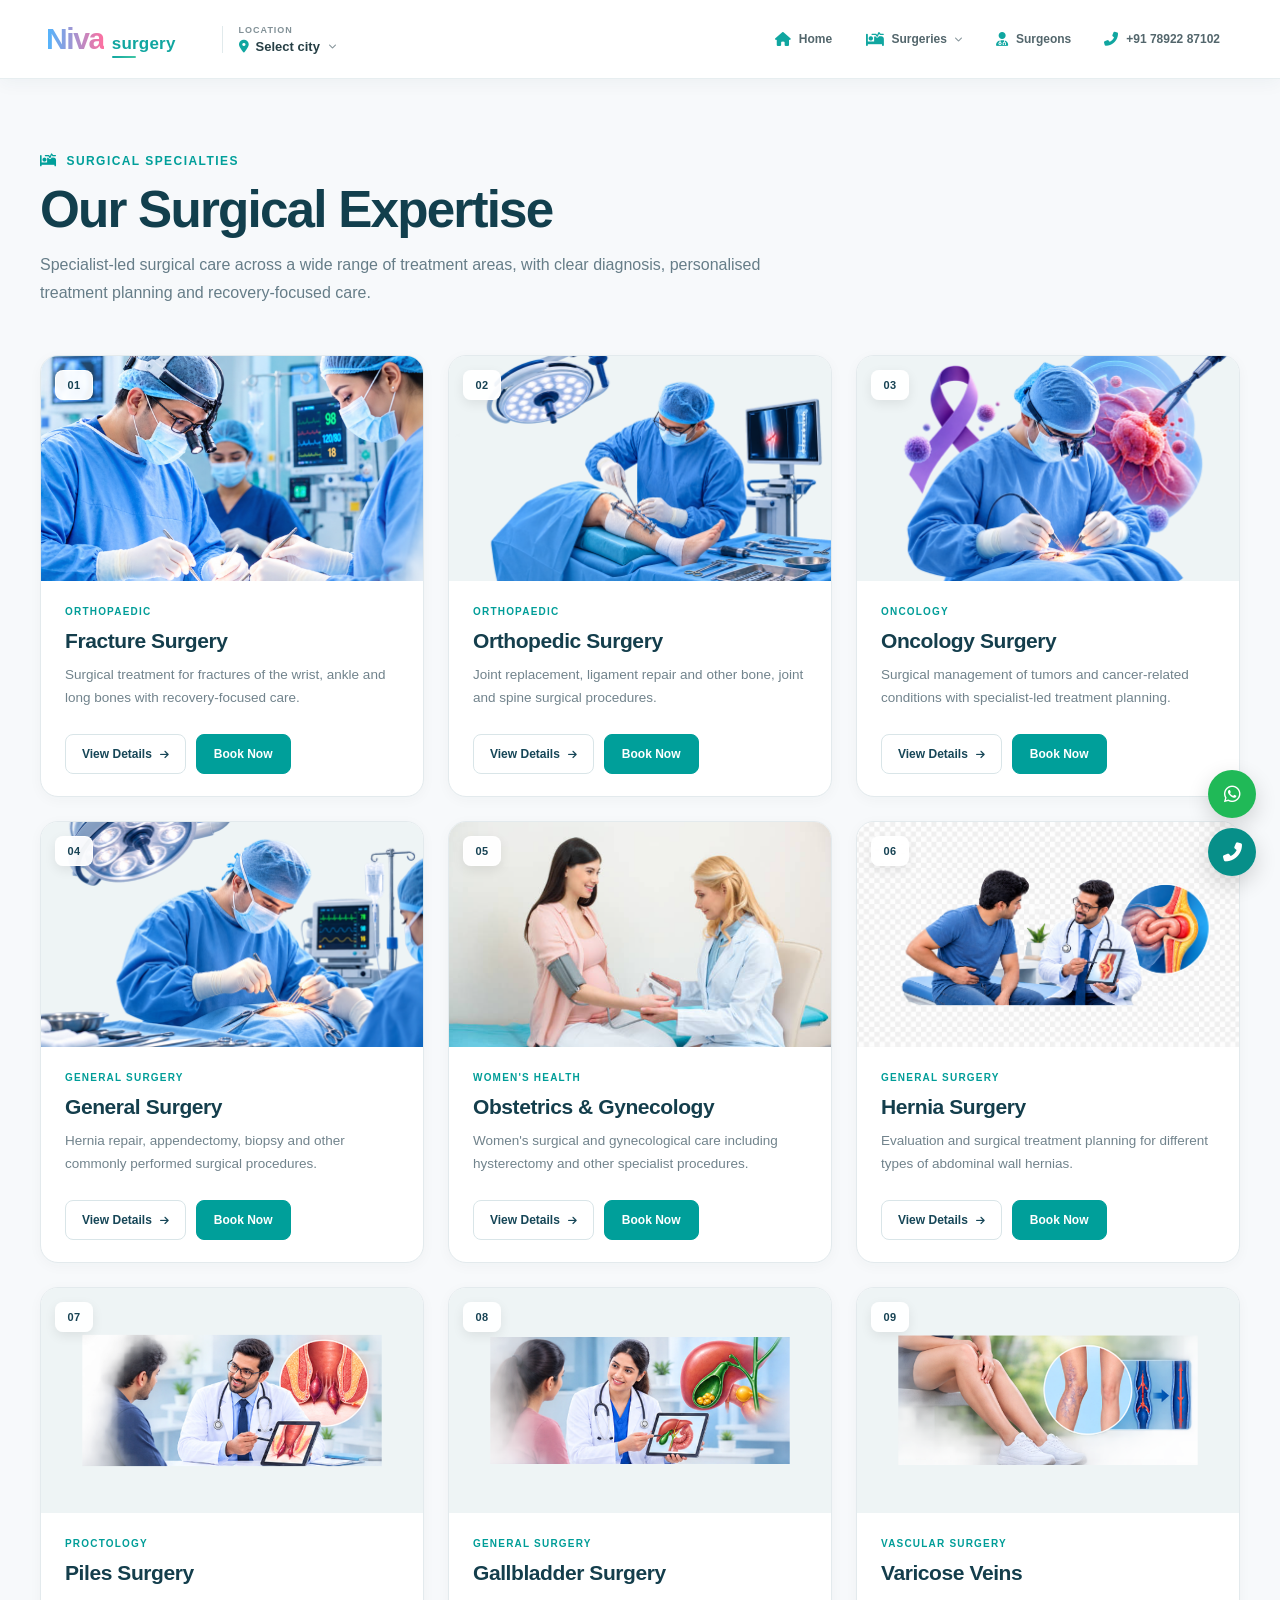
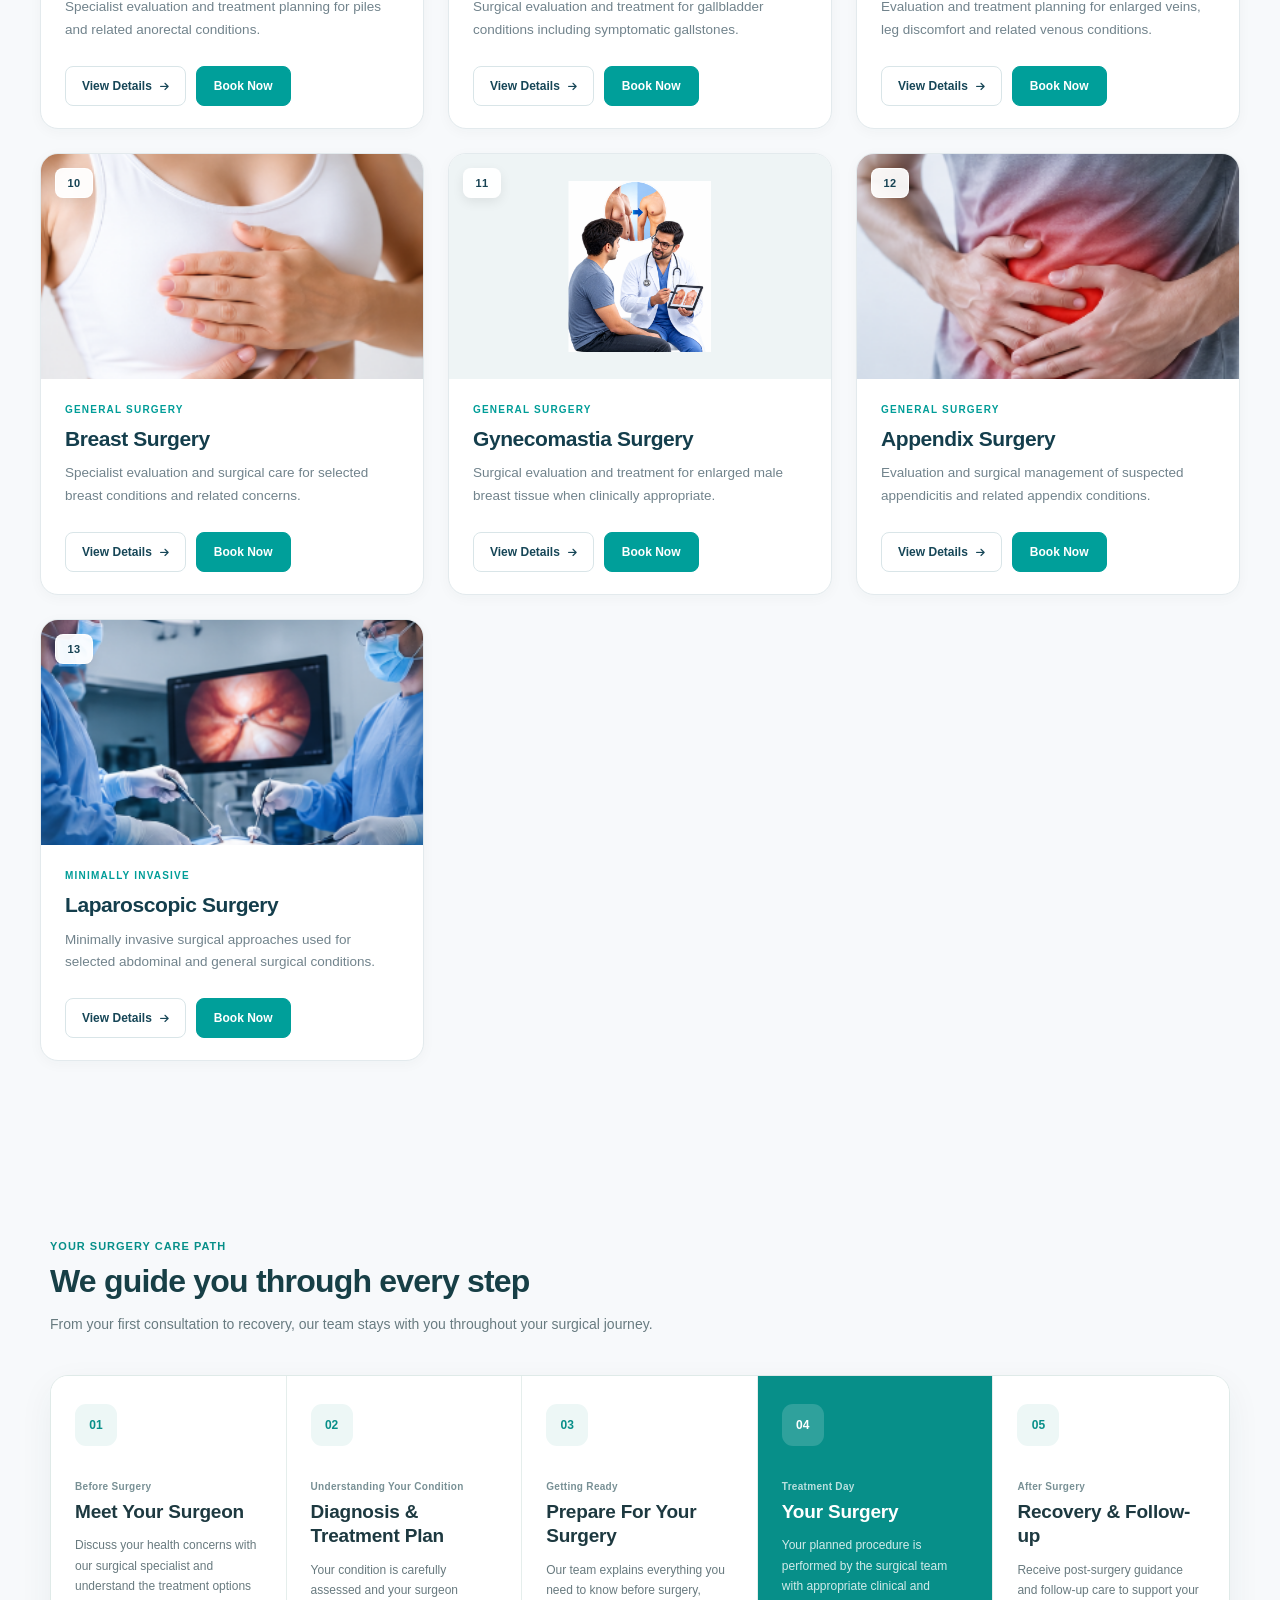
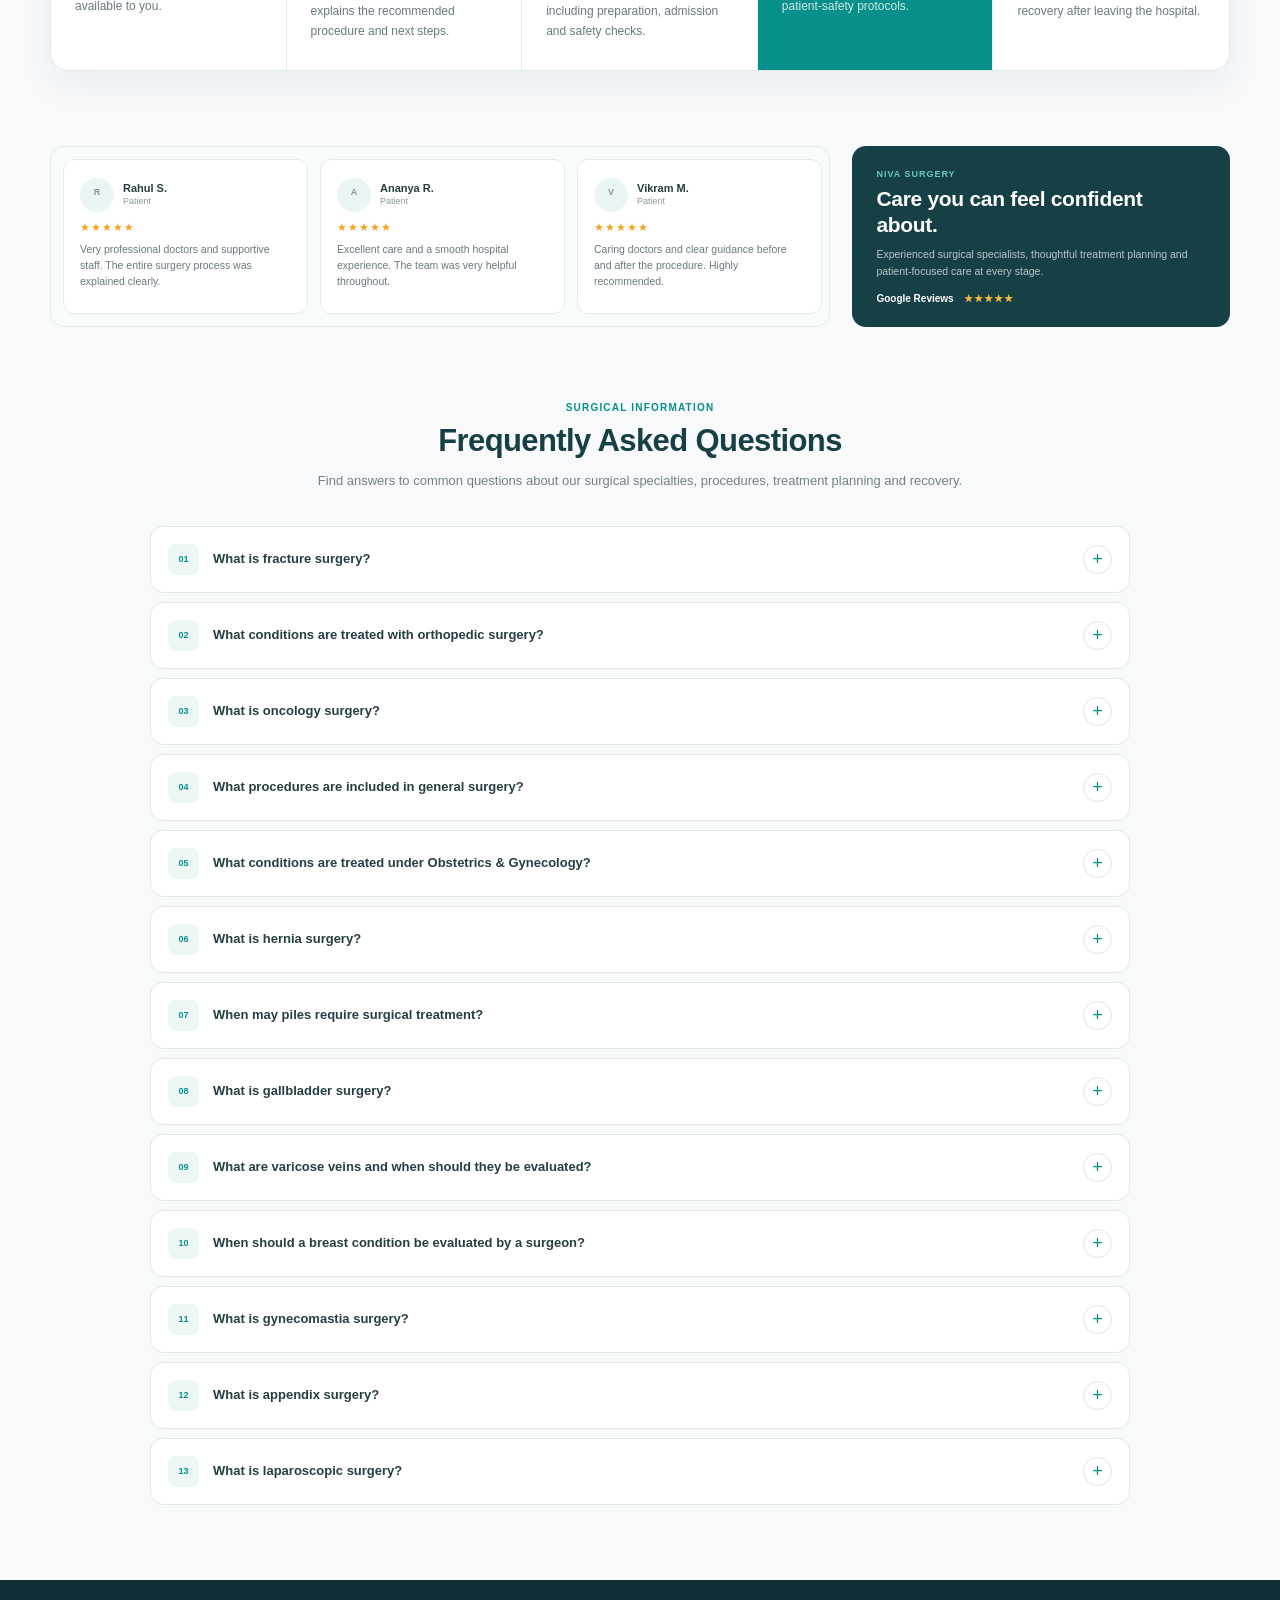
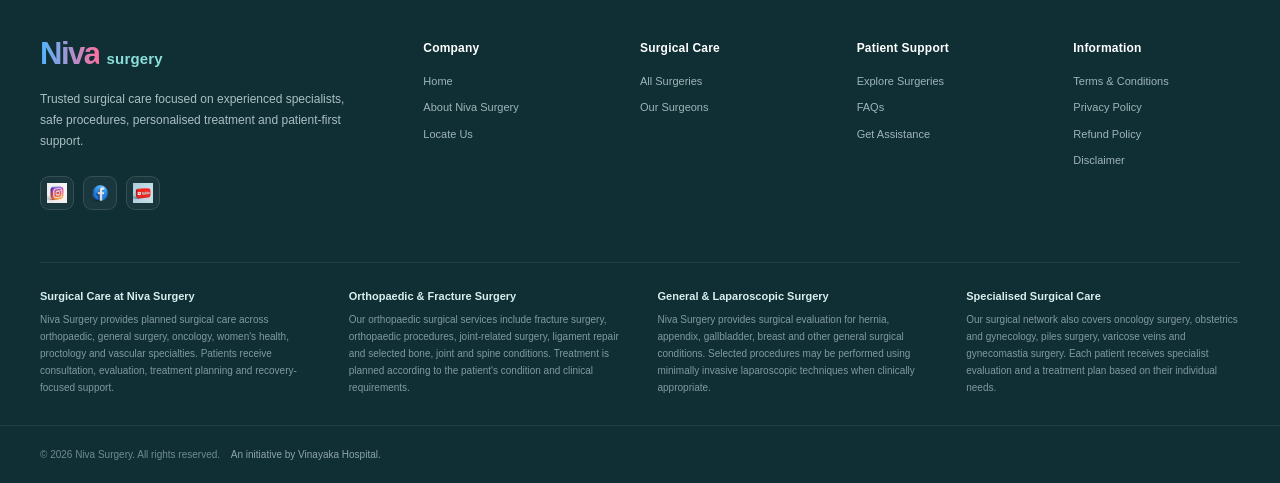
<file: surgeries.html>
<!DOCTYPE html>
<html lang="en">
<head>
  <meta charset="UTF-8">
  <meta name="viewport" content="width=device-width, initial-scale=1.0">

  <title>Surgeries | Niva Surgery</title>
    <link rel="stylesheet" href="css/style.css">
  <link rel="stylesheet" href="css/Surgeries.css">
  <link rel="stylesheet" href="css/booking.routes.css">

  <link
    rel="stylesheet"
    href="https://cdnjs.cloudflare.com/ajax/libs/font-awesome/6.5.2/css/all.min.css"
  >
</head>

<body>

  <header>

  <!-- ================= DESKTOP HEADER ================= -->
  <div class="desktop-header">

    <!-- LOGO + LOCATION -->
    <div class="logo-location">

      <div class="logo-section">
        <div class="lab-name">
          <span class="niva">Niva</span>
          <span class="healthcare">surgery</span>
        </div>
      </div>

      <div class="location-trigger" id="openLocation">
        <span class="label">Location</span>

        <span class="city">
          <i class="fa-solid fa-location-dot location-icon"></i>
          <span id="selectedCity">Select city</span>
          <i class="fa-solid fa-chevron-down chevron"></i>
        </span>
      </div>

    </div>


    <!-- ================= NAVIGATION ================= -->
    <div class="header-actions">

      <!-- HOME -->
      <a href="index.html" class="header-item">
        <i class="fas fa-home header-icon"></i>
        <span class="header-text">Home</span>
      </a>


      <!-- SURGERIES -->
      <div class="header-item surgery-menu">

        <div class="surgery-menu-trigger">
          <i class="fas fa-procedures header-icon"></i>
          <span class="header-text">Surgeries</span>
          <i class="fas fa-chevron-down surgery-chevron"></i>
        </div>


        <!-- SURGERY DROPDOWN -->
<div class="surgery-dropdown">

  <div class="surgery-dropdown-header">
    <span class="dropdown-title">Common Surgeries</span>
    <span class="dropdown-subtitle">
      Expert surgical care at Niva Surgery
    </span>
  </div>


  <div class="surgery-dropdown-list">

    <!-- GYNECOMASTIA -->
    <a
      href="surgery-details.html?id=gynecomastia"
      class="surgery-dropdown-item"
    >
      <span class="surgery-dropdown-icon">
        <i class="fas fa-user"></i>
      </span>

      <span class="surgery-dropdown-content">
        <strong>Gynecomastia</strong>
        <small>Male breast enlargement</small>
      </span>

      <i class="fas fa-chevron-right surgery-arrow"></i>
    </a>


    <!-- HERNIA -->
    <a
      href="surgery-details.html?id=hernia-surgery"
      class="surgery-dropdown-item"
    >
      <span class="surgery-dropdown-icon">
        <i class="fas fa-procedures"></i>
      </span>

      <span class="surgery-dropdown-content">
        <strong>Hernia</strong>
        <small>Advanced hernia treatment</small>
      </span>

      <i class="fas fa-chevron-right surgery-arrow"></i>
    </a>


    <!-- PILES, FISTULA & FISSURE -->
    <a
      href="surgery-details.html?id=piles-surgery"
      class="surgery-dropdown-item"
    >
      <span class="surgery-dropdown-icon">
        <i class="fas fa-heartbeat"></i>
      </span>

      <span class="surgery-dropdown-content">
        <strong>Piles, Fistula &amp; Fissure</strong>
        <small>Specialized treatment</small>
      </span>

      <i class="fas fa-chevron-right surgery-arrow"></i>
    </a>


    <!-- GALLBLADDER -->
    <a
      href="surgery-details.html?id=gallbladder-surgery"
      class="surgery-dropdown-item"
    >
      <span class="surgery-dropdown-icon">
        <i class="fas fa-stethoscope"></i>
      </span>

      <span class="surgery-dropdown-content">
        <strong>Gallbladder</strong>
        <small>Gallstone treatment</small>
      </span>

      <i class="fas fa-chevron-right surgery-arrow"></i>
    </a>


    <!-- VARICOSE VEINS -->
    <a
      href="surgery-details.html?id=varicose-veins"
      class="surgery-dropdown-item"
    >
      <span class="surgery-dropdown-icon">
        <i class="fas fa-tint"></i>
      </span>

      <span class="surgery-dropdown-content">
        <strong>Varicose Veins</strong>
        <small>Vein treatment &amp; care</small>
      </span>

      <i class="fas fa-chevron-right surgery-arrow"></i>
    </a>

  </div>


  <!-- VIEW ALL -->
  <a href="surgeries.html" class="view-all-surgeries">
    <span>
      <i class="fas fa-list"></i>
      View All Surgeries
    </span>

    <i class="fas fa-arrow-right"></i>
  </a>

</div>



      </div>


      <!-- SURGEONS -->
      <a href="surgons.html" class="header-item">
        <i class="fas fa-user-md header-icon"></i>
        <span class="header-text">Surgeons</span>
      </a>


      <!-- CONTACT -->
<a href="tel:+917892287102" class="header-item">
  <i class="fas fa-phone-alt header-icon"></i>
  <span class="header-text">+91 78922 87102</span>
</a>

    </div>

  </div>


  <!-- ================= MOBILE HEADER ================= -->
  <div class="mobile-header">

    <div class="logo-section">
      <div class="lab-name">
        <span class="niva">Niva</span>
        <span class="healthcare">surgery</span>
      </div>
    </div>


    <div class="location-section" id="mobileLocation">

      <i class="fas fa-map-marker-alt location-icon"></i>

      <div class="location-info">

        <span class="label">Your Location</span>

        <span class="city">
          <span id="mobileSelectedCity">Bangalore</span>
          <i class="fas fa-chevron-down chevron"></i>
        </span>

      </div>

    </div>

  </div>

</header>

<!-- MOBILE BOTTOM NAVIGATION -->
<nav class="niva-mobile-bottom-nav" aria-label="Mobile navigation">

  <a href="index.html" class="niva-mobile-nav-item">
    <i class="fas fa-home"></i>
    <span>Home</span>
  </a>

  <a href="surgeries.html" class="niva-mobile-nav-item">
    <i class="fas fa-procedures"></i>
    <span>Surgeries</span>
  </a>

  <a href="surgons.html" class="niva-mobile-nav-item">
    <i class="fas fa-user-md"></i>
    <span>Surgeons</span>
  </a>

  <a href="tel:+917892287102" class="niva-mobile-nav-item niva-mobile-call">
    <i class="fas fa-phone-alt"></i>
    <span>Call</span>
  </a>

</nav>



  <main class="surgery-list-page">

    <!-- PAGE INTRO -->

    <section class="surgery-list-intro">

      <span class="surgery-list-eyebrow">
        <i class="fas fa-procedures"></i>
        Surgical Specialties
      </span>

      <h1>Our Surgical Expertise</h1>

      <p>
        Specialist-led surgical care across a wide range of treatment areas,
        with clear diagnosis, personalised treatment planning and recovery-focused care.
      </p>

    </section>


    <!-- SURGERY GRID -->

    <section class="surgery-list-grid">


      <!-- 01 FRACTURE -->

      <article class="surgery-list-card">

        <div class="surgery-list-image">

          <img
            src="images/surgery/fracture1.png"
            alt="Fracture Surgery"
            loading="lazy"
          >

          <span class="surgery-list-number">01</span>

        </div>

        <div class="surgery-list-content">

          <span class="surgery-list-category">
            Orthopaedic
          </span>

          <h2>Fracture Surgery</h2>

          <p>
            Surgical treatment for fractures of the wrist, ankle and long bones
            with recovery-focused care.
          </p>

          <div class="surgery-list-actions">

            <a
              href="surgery-details.html?id=fracture-surgery"
              class="surgery-list-details"
            >
              View Details
              <i class="fas fa-arrow-right"></i>
            </a>

            <button
              type="button"
              onclick="openBooking('Fracture Surgery')"
              class="surgery-list-book"
            >
              Book Now
            </button>

          </div>

        </div>

      </article>


      <!-- 02 ORTHOPEDIC -->

      <article class="surgery-list-card">

        <div class="surgery-list-image">

          <img
            src="images/surgery/surgeryorthopedic.png"
            alt="Orthopedic Surgery"
            loading="lazy"
          >

          <span class="surgery-list-number">02</span>

        </div>

        <div class="surgery-list-content">

          <span class="surgery-list-category">
            Orthopaedic
          </span>

          <h2>Orthopedic Surgery</h2>

          <p>
            Joint replacement, ligament repair and other bone, joint and spine
            surgical procedures.
          </p>

          <div class="surgery-list-actions">

            <a
              href="surgery-details.html?id=orthopedic-surgery"
              class="surgery-list-details"
            >
              View Details
              <i class="fas fa-arrow-right"></i>
            </a>

            <button
              type="button"
              onclick="openBooking('Orthopedic Surgery')"
              class="surgery-list-book"
            >
              Book Now
            </button>

          </div>

        </div>

      </article>


      <!-- 03 ONCOLOGY -->

      <article class="surgery-list-card">

        <div class="surgery-list-image">

          <img
            src="images/surgery/surgeryonco.png"
            alt="Oncology Surgery"
            loading="lazy"
          >

          <span class="surgery-list-number">03</span>

        </div>

        <div class="surgery-list-content">

          <span class="surgery-list-category">
            Oncology
          </span>

          <h2>Oncology Surgery</h2>

          <p>
            Surgical management of tumors and cancer-related conditions with
            specialist-led treatment planning.
          </p>

          <div class="surgery-list-actions">

            <a
              href="surgery-details.html?id=oncology-surgery"
              class="surgery-list-details"
            >
              View Details
              <i class="fas fa-arrow-right"></i>
            </a>

            <button
              type="button"
              onclick="openBooking('Oncology Surgery')"
              class="surgery-list-book"
            >
              Book Now
            </button>

          </div>

        </div>

      </article>


      <!-- 04 GENERAL SURGERY -->

      <article class="surgery-list-card">

        <div class="surgery-list-image">

          <img
            src="images/surgery/gs.png"
            alt="General Surgery"
            loading="lazy"
          >

          <span class="surgery-list-number">04</span>

        </div>

        <div class="surgery-list-content">

          <span class="surgery-list-category">
            General Surgery
          </span>

          <h2>General Surgery</h2>

          <p>
            Hernia repair, appendectomy, biopsy and other commonly performed
            surgical procedures.
          </p>

          <div class="surgery-list-actions">

            <a
              href="surgery-details.html?id=general-surgery"
              class="surgery-list-details"
            >
              View Details
              <i class="fas fa-arrow-right"></i>
            </a>

            <button
              type="button"
              onclick="openBooking('General Surgery')"
              class="surgery-list-book"
            >
              Book Now
            </button>

          </div>

        </div>

      </article>


      <!-- 05 OBG -->

      <article class="surgery-list-card">

        <div class="surgery-list-image">

          <img
            src="images/surgery/obg.webp"
            alt="Obstetrics and Gynecology"
            loading="lazy"
          >

          <span class="surgery-list-number">05</span>

        </div>

        <div class="surgery-list-content">

          <span class="surgery-list-category">
            Women's Health
          </span>

          <h2>Obstetrics &amp; Gynecology</h2>

          <p>
            Women's surgical and gynecological care including hysterectomy
            and other specialist procedures.
          </p>

          <div class="surgery-list-actions">

            <a
              href="surgery-details.html?id=obstetrics-gynecology"
              class="surgery-list-details"
            >
              View Details
              <i class="fas fa-arrow-right"></i>
            </a>

            <button
              type="button"
              onclick="openBooking('Obstetrics & Gynecology')"
              class="surgery-list-book"
            >
              Book Now
            </button>

          </div>

        </div>

      </article>


      <!-- 06 HERNIA -->

      <article class="surgery-list-card">

        <div class="surgery-list-image">

          <img
            src="images/surgery/hernia1.png"
            alt="Hernia Surgery"
            loading="lazy"
          >

          <span class="surgery-list-number">06</span>

        </div>

        <div class="surgery-list-content">

          <span class="surgery-list-category">
            General Surgery
          </span>

          <h2>Hernia Surgery</h2>

          <p>
            Evaluation and surgical treatment planning for different types
            of abdominal wall hernias.
          </p>

          <div class="surgery-list-actions">

            <a
              href="surgery-details.html?id=hernia-surgery"
              class="surgery-list-details"
            >
              View Details
              <i class="fas fa-arrow-right"></i>
            </a>

            <button
              type="button"
              onclick="openBooking('Hernia Surgery')"
              class="surgery-list-book"
            >
              Book Now
            </button>

          </div>

        </div>

      </article>


      <!-- 07 PILES -->

      <article class="surgery-list-card">

        <div class="surgery-list-image">

          <img
            src="images/surgery/p1.png"
            alt="Piles Surgery"
            loading="lazy"
          >

          <span class="surgery-list-number">07</span>

        </div>

        <div class="surgery-list-content">

          <span class="surgery-list-category">
            Proctology
          </span>

          <h2>Piles Surgery</h2>

          <p>
            Specialist evaluation and treatment planning for piles and
            related anorectal conditions.
          </p>

          <div class="surgery-list-actions">

            <a
              href="surgery-details.html?id=piles-surgery"
              class="surgery-list-details"
            >
              View Details
              <i class="fas fa-arrow-right"></i>
            </a>

            <button
              type="button"
              onclick="openBooking('Piles Surgery')"
              class="surgery-list-book"
            >
              Book Now
            </button>

          </div>

        </div>

      </article>


      <!-- 10 GALLBLADDER -->

      <article class="surgery-list-card">

        <div class="surgery-list-image">

          <img
            src="images/surgery/gul1.png"
            alt="Gallbladder Surgery"
            loading="lazy"
          >

          <span class="surgery-list-number">08</span>

        </div>

        <div class="surgery-list-content">

          <span class="surgery-list-category">
            General Surgery
          </span>

          <h2>Gallbladder Surgery</h2>

          <p>
            Surgical evaluation and treatment for gallbladder conditions
            including symptomatic gallstones.
          </p>

          <div class="surgery-list-actions">

            <a
              href="surgery-details.html?id=gallbladder-surgery"
              class="surgery-list-details"
            >
              View Details
              <i class="fas fa-arrow-right"></i>
            </a>

            <button
              type="button"
              onclick="openBooking('Gallbladder Surgery')"
              class="surgery-list-book"
            >
              Book Now
            </button>

          </div>

        </div>

      </article>


      <!-- 11 VARICOSE VEINS -->

      <article class="surgery-list-card">

        <div class="surgery-list-image">

          <img
            src="images/surgery/var2.png"
            alt="Varicose Veins Surgery"
            loading="lazy"
          >

          <span class="surgery-list-number">09</span>

        </div>

        <div class="surgery-list-content">

          <span class="surgery-list-category">
            Vascular Surgery
          </span>

          <h2>Varicose Veins</h2>

          <p>
            Evaluation and treatment planning for enlarged veins,
            leg discomfort and related venous conditions.
          </p>

          <div class="surgery-list-actions">

            <a
              href="surgery-details.html?id=varicose-veins"
              class="surgery-list-details"
            >
              View Details
              <i class="fas fa-arrow-right"></i>
            </a>

            <button
              type="button"
              onclick="openBooking('Varicose Veins')"
              class="surgery-list-book"
            >
              Book Now
            </button>

          </div>

        </div>

      </article>


      <!-- 12 BREAST SURGERY -->

      <article class="surgery-list-card">

        <div class="surgery-list-image">

          <img
            src="images/surgery/bs.png"
            alt="Breast Surgery"
            loading="lazy"
          >

          <span class="surgery-list-number">10</span>

        </div>

        <div class="surgery-list-content">

          <span class="surgery-list-category">
            General Surgery
          </span>

          <h2>Breast Surgery</h2>

          <p>
            Specialist evaluation and surgical care for selected breast
            conditions and related concerns.
          </p>

          <div class="surgery-list-actions">

            <a
              href="surgery-details.html?id=breast-surgery"
              class="surgery-list-details"
            >
              View Details
              <i class="fas fa-arrow-right"></i>
            </a>

            <button
              type="button"
              onclick="openBooking('Breast Surgery')"
              class="surgery-list-book"
            >
              Book Now
            </button>

          </div>

        </div>

      </article>


      <!-- 13 GYNECOMASTIA -->

      <article class="surgery-list-card">

        <div class="surgery-list-image">

          <img
            src="images/surgery/gyno1.png"
            alt="Gynecomastia Surgery"
            loading="lazy"
          >

          <span class="surgery-list-number">11</span>

        </div>

        <div class="surgery-list-content">

          <span class="surgery-list-category">
            General Surgery
          </span>

          <h2>Gynecomastia Surgery</h2>

          <p>
            Surgical evaluation and treatment for enlarged male breast
            tissue when clinically appropriate.
          </p>

          <div class="surgery-list-actions">

            <a
              href="surgery-details.html?id=gynecomastia"
              class="surgery-list-details"
            >
              View Details
              <i class="fas fa-arrow-right"></i>
            </a>

            <button
              type="button"
              onclick="openBooking('Gynecomastia Surgery')"
              class="surgery-list-book"
            >
              Book Now
            </button>

          </div>

        </div>

      </article>


      <!-- 14 APPENDIX -->

      <article class="surgery-list-card">

        <div class="surgery-list-image">

          <img
            src="images/surgery/app.png"
            alt="Appendix Surgery"
            loading="lazy"
          >

          <span class="surgery-list-number">12</span>

        </div>

        <div class="surgery-list-content">

          <span class="surgery-list-category">
            General Surgery
          </span>

          <h2>Appendix Surgery</h2>

          <p>
            Evaluation and surgical management of suspected appendicitis
            and related appendix conditions.
          </p>

          <div class="surgery-list-actions">

            <a
              href="surgery-details.html?id=Appendix Surgery"
              class="surgery-list-details"
            >
              View Details
              <i class="fas fa-arrow-right"></i>
            </a>

            <button
              type="button"
              onclick="openBooking('Appendix Surgery')"
              class="surgery-list-book"
            >
              Book Now
            </button>

          </div>

        </div>

      </article>


      <!-- 15 LAPAROSCOPIC -->

      <article class="surgery-list-card">

        <div class="surgery-list-image">

          <img
            src="images/surgery/lap.png"
            alt="Laparoscopic Surgery"
            loading="lazy"
          >

          <span class="surgery-list-number">13</span>

        </div>

        <div class="surgery-list-content">

          <span class="surgery-list-category">
            Minimally Invasive
          </span>

          <h2>Laparoscopic Surgery</h2>

          <p>
            Minimally invasive surgical approaches used for selected
            abdominal and general surgical conditions.
          </p>

          <div class="surgery-list-actions">

            <a
              href="surgery-details.html?id=laparoscopic-surgery"
              class="surgery-list-details"
            >
              View Details
              <i class="fas fa-arrow-right"></i>
            </a>

            <button
              type="button"
              onclick="openBooking('Laparoscopic Surgery')"
              class="surgery-list-book"
            >
              Book Now
            </button>

          </div>

        </div>

      </article>


    </section>

  </main>



<section class="niva-care-path">

  <div class="niva-care-intro">

    <span class="niva-care-kicker">
      YOUR SURGERY CARE PATH
    </span>

    <h2>
      We guide you through every step
    </h2>

    <p>
      From your first consultation to recovery, our team stays
      with you throughout your surgical journey.
    </p>

  </div>


  <div class="niva-care-steps">


    <!-- 01 -->

    <article class="niva-care-step">

      <div class="niva-care-number">
        01
      </div>

      <div class="niva-care-body">

        <span class="niva-care-step-label">
          Before Surgery
        </span>

        <h3>
          Meet Your Surgeon
        </h3>

        <p>
          Discuss your health concerns with our surgical specialist
          and understand the treatment options available to you.
        </p>

      </div>

    </article>


    <!-- 02 -->

    <article class="niva-care-step">

      <div class="niva-care-number">
        02
      </div>

      <div class="niva-care-body">

        <span class="niva-care-step-label">
          Understanding Your Condition
        </span>

        <h3>
          Diagnosis & Treatment Plan
        </h3>

        <p>
          Your condition is carefully assessed and your surgeon
          explains the recommended procedure and next steps.
        </p>

      </div>

    </article>


    <!-- 03 -->

    <article class="niva-care-step">

      <div class="niva-care-number">
        03
      </div>

      <div class="niva-care-body">

        <span class="niva-care-step-label">
          Getting Ready
        </span>

        <h3>
          Prepare For Your Surgery
        </h3>

        <p>
          Our team explains everything you need to know before
          surgery, including preparation, admission and safety checks.
        </p>

      </div>

    </article>


    <!-- 04 -->

    <article class="niva-care-step niva-care-highlight">

      <div class="niva-care-number">
        04
      </div>

      <div class="niva-care-body">

        <span class="niva-care-step-label">
          Treatment Day
        </span>

        <h3>
          Your Surgery
        </h3>

        <p>
          Your planned procedure is performed by the surgical team
          with appropriate clinical and patient-safety protocols.
        </p>

      </div>

    </article>


    <!-- 05 -->

    <article class="niva-care-step">

      <div class="niva-care-number">
        05
      </div>

      <div class="niva-care-body">

        <span class="niva-care-step-label">
          After Surgery
        </span>

        <h3>
          Recovery & Follow-up
        </h3>

        <p>
          Receive post-surgery guidance and follow-up care to
          support your recovery after leaving the hospital.
        </p>

      </div>

    </article>


  </div>

</section>





<section class="niva-review-strip">

  <div class="niva-review-slider">

    <div class="niva-review-track">

      <article class="niva-review-card">
        <div class="niva-review-top">
          <span class="niva-review-avatar">R</span>
          <div>
            <strong>Rahul S.</strong>
            <span>Patient</span>
          </div>
        </div>

        <div class="niva-review-rating">★★★★★</div>

        <p>
          Very professional doctors and supportive staff.
          The entire surgery process was explained clearly.
        </p>
      </article>


      <article class="niva-review-card">
        <div class="niva-review-top">
          <span class="niva-review-avatar">A</span>
          <div>
            <strong>Ananya R.</strong>
            <span>Patient</span>
          </div>
        </div>

        <div class="niva-review-rating">★★★★★</div>

        <p>
          Excellent care and a smooth hospital experience.
          The team was very helpful throughout.
        </p>
      </article>


      <article class="niva-review-card">
        <div class="niva-review-top">
          <span class="niva-review-avatar">V</span>
          <div>
            <strong>Vikram M.</strong>
            <span>Patient</span>
          </div>
        </div>

        <div class="niva-review-rating">★★★★★</div>

        <p>
          Caring doctors and clear guidance before and
          after the procedure. Highly recommended.
        </p>
      </article>


      <article class="niva-review-card">
        <div class="niva-review-top">
          <span class="niva-review-avatar">P</span>
          <div>
            <strong>Priya K.</strong>
            <span>Patient</span>
          </div>
        </div>

        <div class="niva-review-rating">★★★★★</div>

        <p>
          A comfortable experience with attentive doctors
          and staff who answered all our questions.
        </p>
      </article>


      <!-- DUPLICATE FOR CONTINUOUS CSS SLIDE -->

      <article class="niva-review-card">
        <div class="niva-review-top">
          <span class="niva-review-avatar">R</span>
          <div>
            <strong>Rahul S.</strong>
            <span>Patient</span>
          </div>
        </div>

        <div class="niva-review-rating">★★★★★</div>

        <p>
          Very professional doctors and supportive staff.
          The entire surgery process was explained clearly.
        </p>
      </article>


      <article class="niva-review-card">
        <div class="niva-review-top">
          <span class="niva-review-avatar">A</span>
          <div>
            <strong>Ananya R.</strong>
            <span>Patient</span>
          </div>
        </div>

        <div class="niva-review-rating">★★★★★</div>

        <p>
          Excellent care and a smooth hospital experience.
          The team was very helpful throughout.
        </p>
      </article>

    </div>

  </div>


  <div class="niva-review-about">

    <span>NIVA SURGERY</span>

    <h2>
      Care you can feel confident about.
    </h2>

    <p>
      Experienced surgical specialists, thoughtful treatment
      planning and patient-focused care at every stage.
    </p>

    <div class="niva-review-google">
      <strong>Google Reviews</strong>
      <b>★★★★★</b>
    </div>

  </div>

</section>


<div id="sticky-icon-popup">

  <a href="https://wa.me/+917892287102" target="_blank" class="icon-btn whatsapp" aria-label="Chat on WhatsApp" rel="noopener">
    <i class="fab fa-whatsapp"></i>
    <span class="tooltip">WhatsApp</span>
  </a>

  <a href="tel:+917892287102" class="icon-btn call" aria-label="Call Support" rel="noopener">
    <i class="fas fa-phone-alt"></i>
    <span class="tooltip">Call Support</span>
  </a>

</div>

<section class="niva-surgery-faq">

  <div class="niva-faq-heading">

    <span>SURGICAL INFORMATION</span>

    <h2>Frequently Asked Questions</h2>

    <p>
      Find answers to common questions about our surgical specialties,
      procedures, treatment planning and recovery.
    </p>

  </div>


  <div class="niva-faq-list">


    <!-- 01 FRACTURE SURGERY -->
    <div class="niva-faq-item">

      <button class="niva-faq-question" type="button">

        <span class="niva-faq-number">01</span>

        <strong>
          What is fracture surgery?
        </strong>

        <span class="niva-faq-toggle">+</span>

      </button>

      <div class="niva-faq-answer">
        <p>
          Fracture surgery involves surgical treatment of selected
          broken bones, including fractures of the wrist, ankle and
          long bones. Your orthopaedic surgeon will assess the fracture
          and recommend the appropriate treatment.
        </p>
      </div>

    </div>


    <!-- 02 ORTHOPEDIC SURGERY -->
    <div class="niva-faq-item">

      <button class="niva-faq-question" type="button">

        <span class="niva-faq-number">02</span>

        <strong>
          What conditions are treated with orthopedic surgery?
        </strong>

        <span class="niva-faq-toggle">+</span>

      </button>

      <div class="niva-faq-answer">
        <p>
          Orthopedic surgery may include procedures for joints, bones,
          ligaments and spine-related conditions. Treatment options can
          include joint replacement, ligament repair and other surgical
          procedures depending on the patient's condition.
        </p>
      </div>

    </div>


    <!-- 03 ONCOLOGY SURGERY -->
    <div class="niva-faq-item">

      <button class="niva-faq-question" type="button">

        <span class="niva-faq-number">03</span>

        <strong>
          What is oncology surgery?
        </strong>

        <span class="niva-faq-toggle">+</span>

      </button>

      <div class="niva-faq-answer">
        <p>
          Oncology surgery involves the surgical management of tumors
          and selected cancer-related conditions. Treatment planning
          is based on the type and location of the condition and the
          patient's overall clinical assessment.
        </p>
      </div>

    </div>


    <!-- 04 GENERAL SURGERY -->
    <div class="niva-faq-item">

      <button class="niva-faq-question" type="button">

        <span class="niva-faq-number">04</span>

        <strong>
          What procedures are included in general surgery?
        </strong>

        <span class="niva-faq-toggle">+</span>

      </button>

      <div class="niva-faq-answer">
        <p>
          General surgery may include procedures such as hernia repair,
          appendectomy, biopsy and other commonly performed surgical
          procedures. The recommended procedure depends on the patient's
          condition and clinical evaluation.
        </p>
      </div>

    </div>


    <!-- 05 OBSTETRICS & GYNECOLOGY -->
    <div class="niva-faq-item">

      <button class="niva-faq-question" type="button">

        <span class="niva-faq-number">05</span>

        <strong>
          What conditions are treated under Obstetrics & Gynecology?
        </strong>

        <span class="niva-faq-toggle">+</span>

      </button>

      <div class="niva-faq-answer">
        <p>
          Obstetrics and gynecology surgical care includes evaluation
          and treatment of selected women's health conditions. Procedures
          may include hysterectomy and other specialist gynecological
          surgeries based on individual clinical needs.
        </p>
      </div>

    </div>


    <!-- 06 HERNIA SURGERY -->
    <div class="niva-faq-item">

      <button class="niva-faq-question" type="button">

        <span class="niva-faq-number">06</span>

        <strong>
          What is hernia surgery?
        </strong>

        <span class="niva-faq-toggle">+</span>

      </button>

      <div class="niva-faq-answer">
        <p>
          Hernia surgery is performed to treat selected abdominal wall
          hernias. Your surgeon will evaluate the type, location and
          symptoms of the hernia before recommending the appropriate
          treatment approach.
        </p>
      </div>

    </div>


    <!-- 07 PILES SURGERY -->
    <div class="niva-faq-item">

      <button class="niva-faq-question" type="button">

        <span class="niva-faq-number">07</span>

        <strong>
          When may piles require surgical treatment?
        </strong>

        <span class="niva-faq-toggle">+</span>

      </button>

      <div class="niva-faq-answer">
        <p>
          Piles may require specialist evaluation when symptoms are
          persistent, troublesome or do not improve with appropriate
          conservative treatment. Your surgeon will assess the condition
          and discuss suitable treatment options.
        </p>
      </div>

    </div>


    <!-- 08 GALLBLADDER SURGERY -->
    <div class="niva-faq-item">

      <button class="niva-faq-question" type="button">

        <span class="niva-faq-number">08</span>

        <strong>
          What is gallbladder surgery?
        </strong>

        <span class="niva-faq-toggle">+</span>

      </button>

      <div class="niva-faq-answer">
        <p>
          Gallbladder surgery is used for selected gallbladder conditions,
          including symptomatic gallstones. A surgeon will review your
          symptoms and investigations before recommending treatment.
        </p>
      </div>

    </div>


    <!-- 09 VARICOSE VEINS -->
    <div class="niva-faq-item">

      <button class="niva-faq-question" type="button">

        <span class="niva-faq-number">09</span>

        <strong>
          What are varicose veins and when should they be evaluated?
        </strong>

        <span class="niva-faq-toggle">+</span>

      </button>

      <div class="niva-faq-answer">
        <p>
          Varicose veins are enlarged veins that may be associated with
          leg discomfort and other symptoms. A specialist can evaluate
          your symptoms and determine whether further treatment or
          intervention is appropriate.
        </p>
      </div>

    </div>


    <!-- 10 BREAST SURGERY -->
    <div class="niva-faq-item">

      <button class="niva-faq-question" type="button">

        <span class="niva-faq-number">10</span>

        <strong>
          When should a breast condition be evaluated by a surgeon?
        </strong>

        <span class="niva-faq-toggle">+</span>

      </button>

      <div class="niva-faq-answer">
        <p>
          A new or persistent breast lump, unexplained breast changes
          or other concerning symptoms should be evaluated by a qualified
          healthcare professional. Further investigations or surgical
          treatment may be recommended depending on the findings.
        </p>
      </div>

    </div>


    <!-- 11 GYNECOMASTIA -->
    <div class="niva-faq-item">

      <button class="niva-faq-question" type="button">

        <span class="niva-faq-number">11</span>

        <strong>
          What is gynecomastia surgery?
        </strong>

        <span class="niva-faq-toggle">+</span>

      </button>

      <div class="niva-faq-answer">
        <p>
          Gynecomastia surgery is a procedure used to treat enlarged
          male breast tissue when surgical treatment is clinically
          appropriate. A surgeon will assess the condition before
          discussing treatment options.
        </p>
      </div>

    </div>


    <!-- 12 APPENDIX SURGERY -->
    <div class="niva-faq-item">

      <button class="niva-faq-question" type="button">

        <span class="niva-faq-number">12</span>

        <strong>
          What is appendix surgery?
        </strong>

        <span class="niva-faq-toggle">+</span>

      </button>

      <div class="niva-faq-answer">
        <p>
          Appendix surgery, also known as appendectomy, involves removal
          of the appendix when surgical treatment is indicated. Suspected
          appendicitis requires timely medical assessment.
        </p>
      </div>

    </div>


    <!-- 13 LAPAROSCOPIC SURGERY -->
    <div class="niva-faq-item">

      <button class="niva-faq-question" type="button">

        <span class="niva-faq-number">13</span>

        <strong>
          What is laparoscopic surgery?
        </strong>

        <span class="niva-faq-toggle">+</span>

      </button>

      <div class="niva-faq-answer">
        <p>
          Laparoscopic surgery uses small incisions and specialized
          instruments for selected surgical procedures. It may be used
          for certain abdominal and general surgical conditions when
          clinically suitable.
        </p>
      </div>

    </div>


  </div>

</section>



<footer class="niva-footer">

  <div class="niva-footer-main">

    <!-- BRAND -->
    <div class="niva-footer-brand">

      <a href="index.html" class="niva-footer-logo">
        <span class="niva-footer-name">Niva</span>
        <span class="niva-footer-type">surgery</span>
      </a>

      <p class="niva-footer-description">
        Trusted surgical care focused on experienced specialists,
        safe procedures, personalised treatment and patient-first support.
      </p>

      <div class="niva-footer-social">

        <a
          href="https://www.instagram.com/nivasurgery/"
          aria-label="Niva Surgery on Instagram"
          target="_blank"
          rel="noopener">
          <img
            src="images/instagram.webp"
            alt="Niva Surgery Instagram"
            width="22"
            height="22"
            loading="lazy">
        </a>

        <a
          href="https://www.facebook.com/profile.php?id=61583126009241"
          aria-label="Niva Surgery on Facebook"
          target="_blank"
          rel="noopener">
          <img
            src="images/facebook.webp"
            alt="Niva Surgery Facebook"
            width="22"
            height="22"
            loading="lazy">
        </a>

        <a
          href="https://www.youtube.com/@nivasurgery"
          aria-label="Niva Surgery on YouTube"
          target="_blank"
          rel="noopener">
          <img
            src="images/youtube.webp"
            alt="Niva Surgery YouTube"
            width="22"
            height="22"
            loading="lazy">
        </a>

      </div>

    </div>


    <!-- COMPANY -->
    <div class="niva-footer-column">

      <h3>Company</h3>

      <a href="index.html">Home</a>
      <a href="about-us.html">About Niva Surgery</a>
      <a href="locate-us.html">Locate Us</a>

    </div>


    <!-- SURGICAL CARE -->
    <div class="niva-footer-column">

      <h3>Surgical Care</h3>

      <a href="surgeries.html">All Surgeries</a>
      <a href="surgons.html">Our Surgeons</a>



    </div>


    <!-- PATIENT SUPPORT -->
    <div class="niva-footer-column">

      <h3>Patient Support</h3>

      <a href="surgeries.html">Explore Surgeries</a>
      <a href="faq.html">FAQs</a>
      <a href="contact.html">Get Assistance</a>

    </div>


    <!-- LEGAL -->
    <div class="niva-footer-column">

      <h3>Information</h3>

      <a href="terms.html">Terms & Conditions</a>
      <a href="privacy-policy.html">Privacy Policy</a>
      <a href="refund-policy.html">Refund Policy</a>
      <a href="disclaimer.html">Disclaimer</a>

    </div>

  </div>


  <!-- SURGERY SEO AREA -->
<div class="niva-footer-seo">

  <div class="niva-footer-seo-item">

    <h3>Surgical Care at Niva Surgery</h3>

    <p>
      Niva Surgery provides planned surgical care across orthopaedic,
      general surgery, oncology, women's health, proctology and vascular
      specialties. Patients receive consultation, evaluation, treatment
      planning and recovery-focused support.
    </p>

  </div>


  <div class="niva-footer-seo-item">

    <h3>Orthopaedic & Fracture Surgery</h3>

    <p>
      Our orthopaedic surgical services include fracture surgery,
      orthopaedic procedures, joint-related surgery, ligament repair and
      selected bone, joint and spine conditions. Treatment is planned
      according to the patient's condition and clinical requirements.
    </p>

  </div>


  <div class="niva-footer-seo-item">

    <h3>General & Laparoscopic Surgery</h3>

    <p>
      Niva Surgery provides surgical evaluation for hernia, appendix,
      gallbladder, breast and other general surgical conditions. Selected
      procedures may be performed using minimally invasive laparoscopic
      techniques when clinically appropriate.
    </p>

  </div>


  <div class="niva-footer-seo-item">

    <h3>Specialised Surgical Care</h3>

    <p>
      Our surgical network also covers oncology surgery, obstetrics and
      gynecology, piles surgery, varicose veins and gynecomastia surgery.
      Each patient receives specialist evaluation and a treatment plan
      based on their individual needs.
    </p>

  </div>

</div>

  <!-- FOOTER BOTTOM -->

  <div class="niva-footer-bottom">

    <p>
      © 2026 Niva Surgery. All rights reserved.
      <span>An initiative by Vinayaka Hospital.</span>
    </p>

  </div>

</footer>






<!-- ===== BOOKING MODAL ===== -->
<div id="bookingModal" class="booking-modal">

  <div class="booking-box">

    <!-- Close -->
    <button
      type="button"
      class="booking-close"
      onclick="closeBooking()"
      aria-label="Close"
    >
      ×
    </button>

    <!-- Booking Heading -->
    <div class="booking-heading">
      <h3>Book Your Appointment</h3>
      <p>Enter your details and we’ll contact you shortly.</p>
    </div>

    <!-- Mobile Number -->
    <div class="booking-field">
      <label for="bookingMobile">Mobile Number</label>

      <input
        type="tel"
        id="bookingMobile"
        placeholder="Enter 10-digit mobile number"
        maxlength="10"
        inputmode="numeric"
      >
    </div>

    <!-- Name -->
    <div class="booking-field">
      <label for="custName">Your Name</label>

      <input
        type="text"
        id="custName"
        placeholder="Enter your name"
      >
    </div>

    <!-- Address -->
    <div class="booking-field">
      <label for="custAddress">Address</label>

      <textarea
        id="custAddress"
        rows="3"
        placeholder="Enter your address"
      ></textarea>
    </div>

    <!-- Service -->
    <div class="booking-field">
      <label for="serviceType">Service</label>

      <input
        type="text"
        id="serviceType"
        value="Health Checkup"
        readonly
      >
    </div>

<!-- Confirm Booking --> 
<button 
  type="button" 
  class="primary-btn" 
  onclick="confirmBooking()" 
> 
  Confirm Booking 
</button>


<!-- ===== BOOKING SUCCESS ===== -->
<div id="bookingSuccess" class="booking-success">

  <div class="booking-success-icon">
    <i class="fas fa-check"></i>
  </div>

  <h3>Booking Confirmed</h3>

  <p>
    Your appointment request has been received successfully.
    Our team will contact you shortly.
  </p>

  <button
    type="button"
    class="booking-success-btn"
    onclick="closeBooking()"
  >
    Done
  </button>

</div>



  </div>
</div>

  <script src="javascript/script.js"></script>
  <script src="javascript/location.js"></script>
  <script src="javascript/booking.controller.js"></script>
  <script src="javascript/surgery-master.js"></script>


  <script>
    function openBooking(serviceName) {

      if (typeof window.openBooking === "function" &&
          window.openBooking !== openBooking) {

        window.openBooking(serviceName);
        return;
      }

      window.dispatchEvent(
        new CustomEvent("openBooking", {
          detail: {
            service: serviceName
          }
        })
      );

    }
  </script>

</body>
</html>
</file>
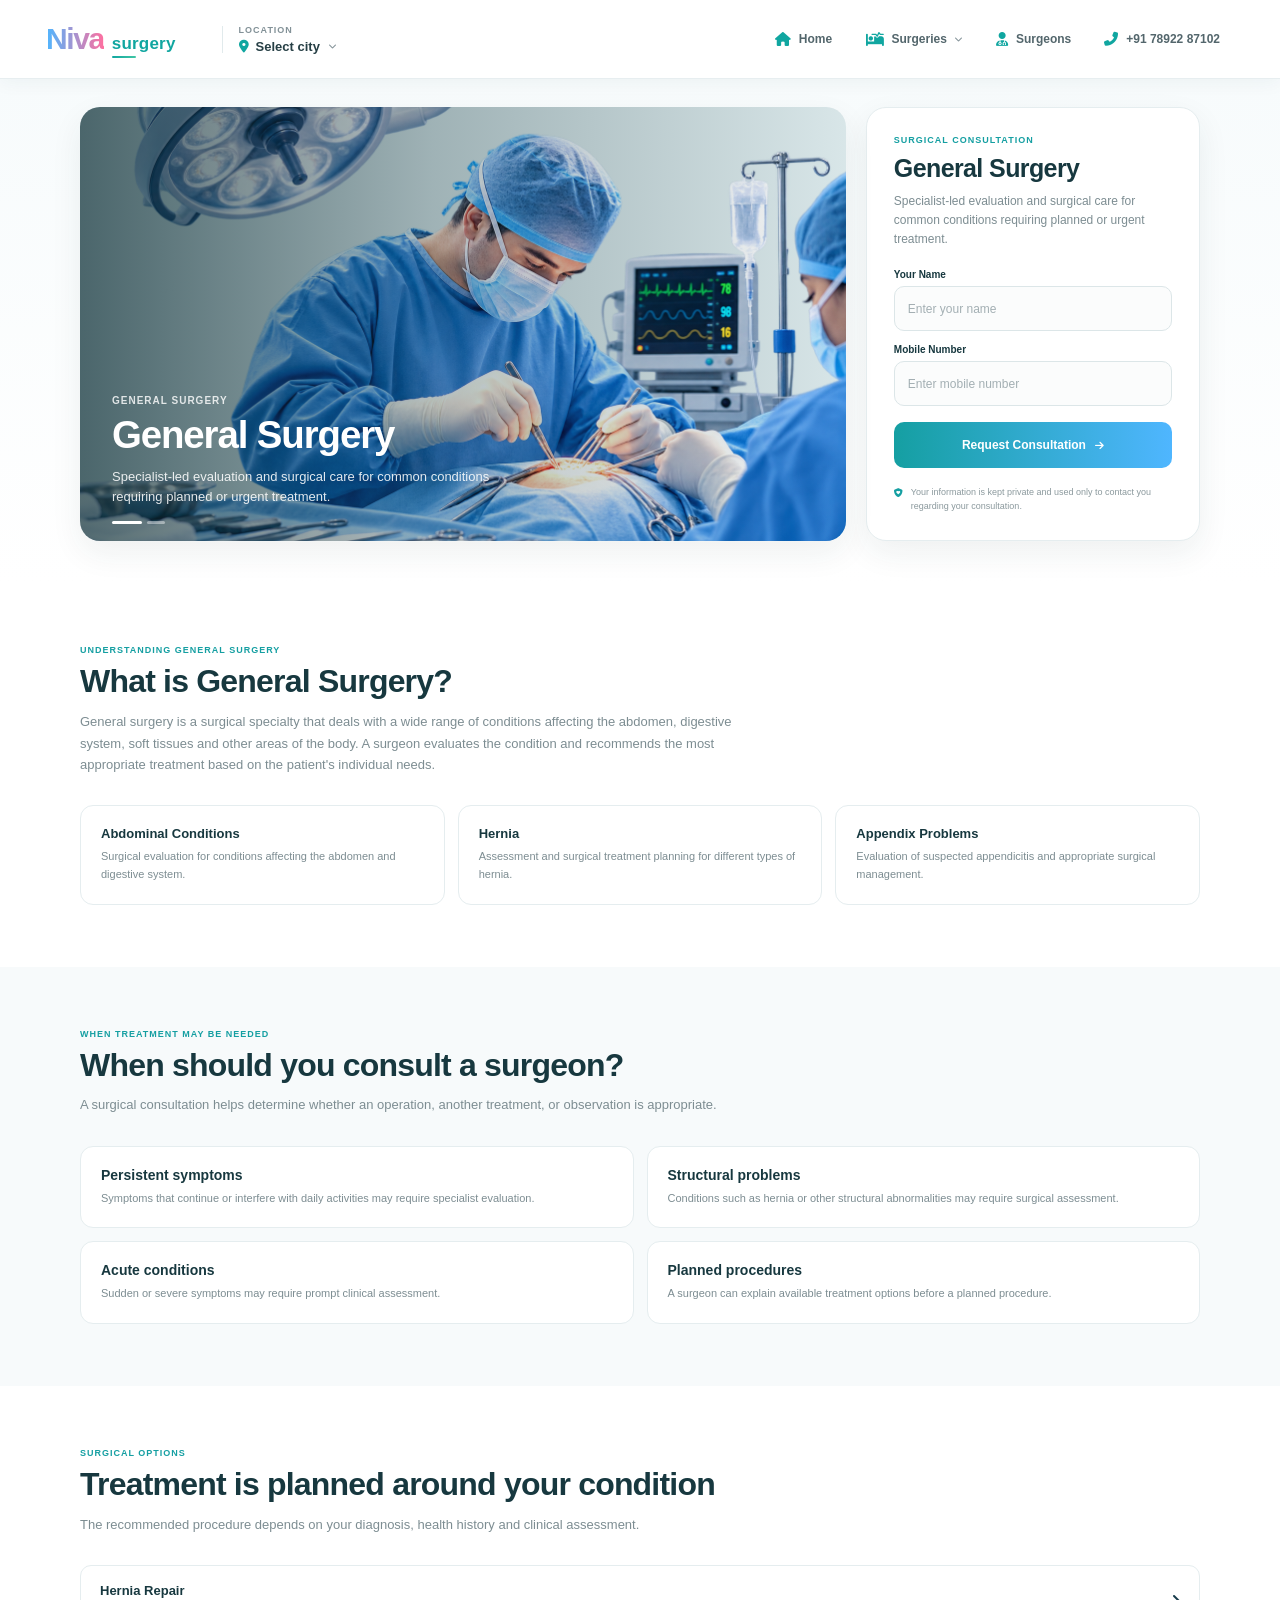
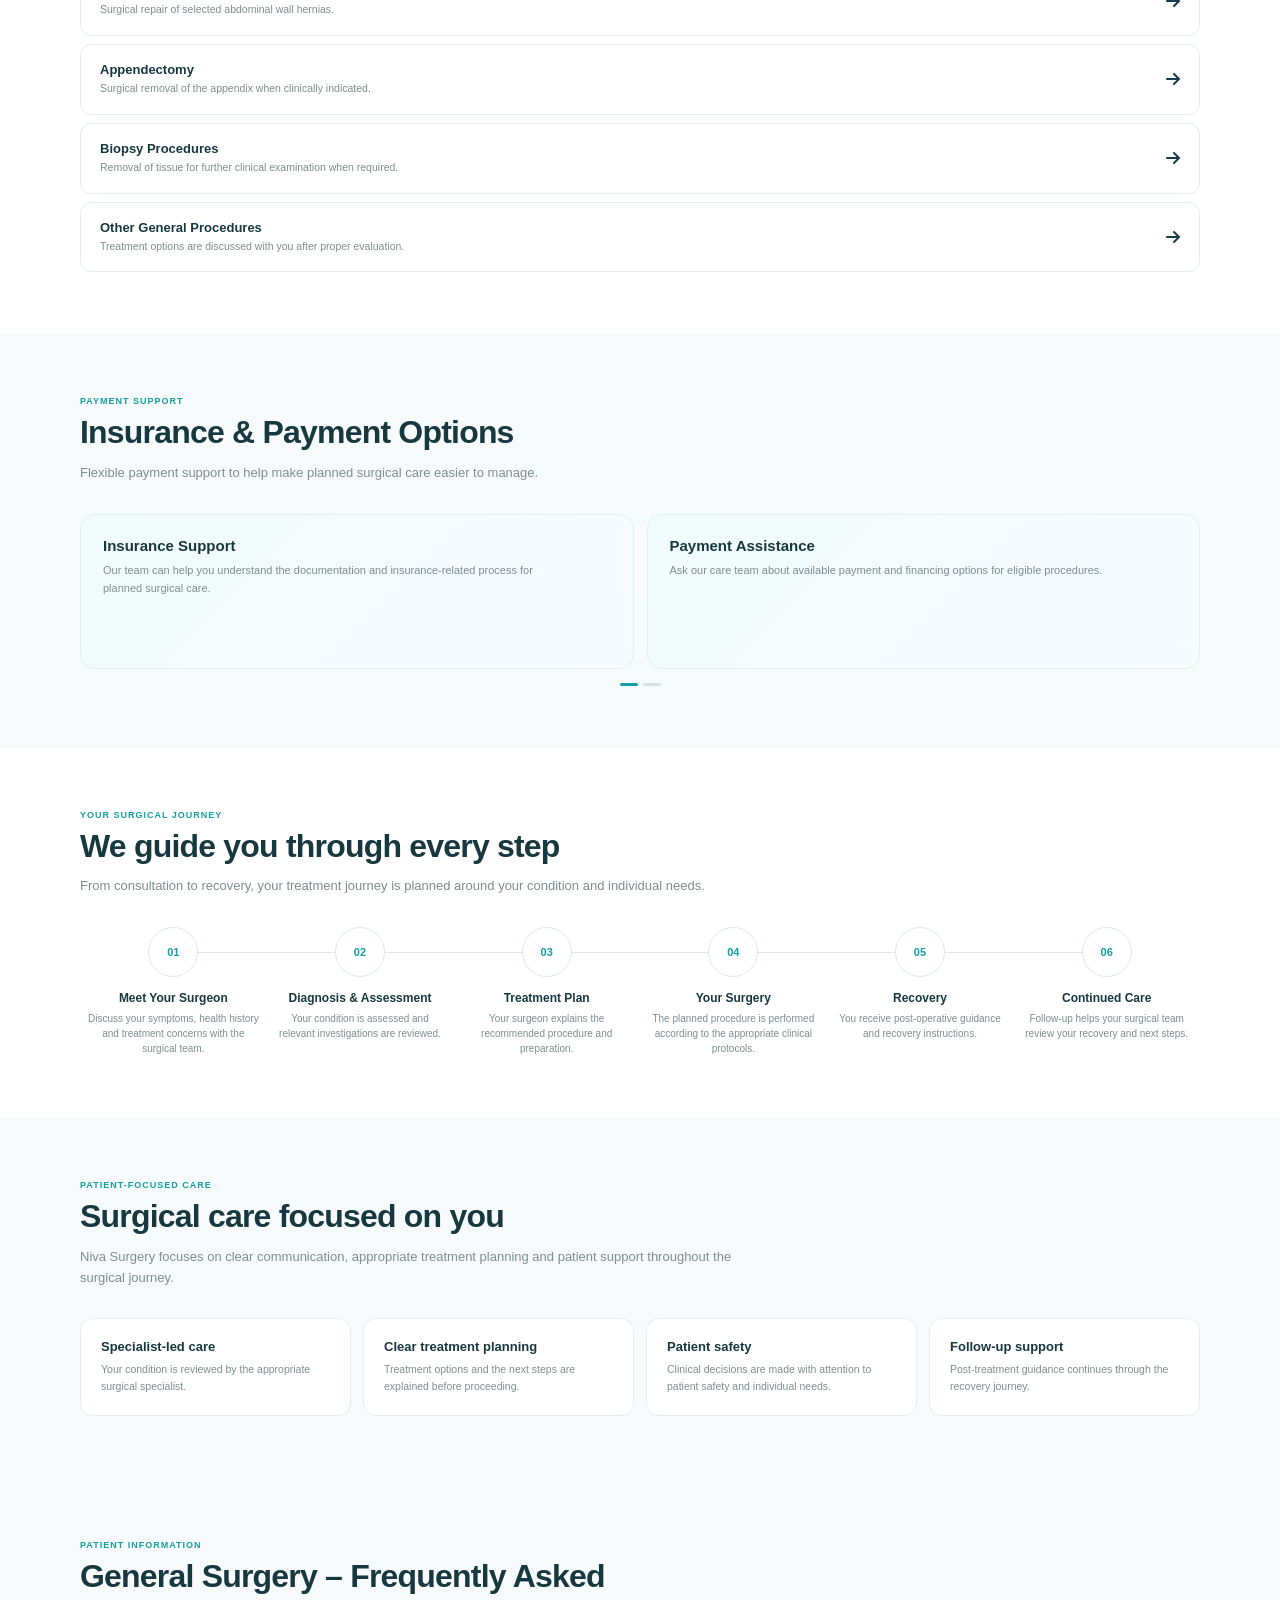
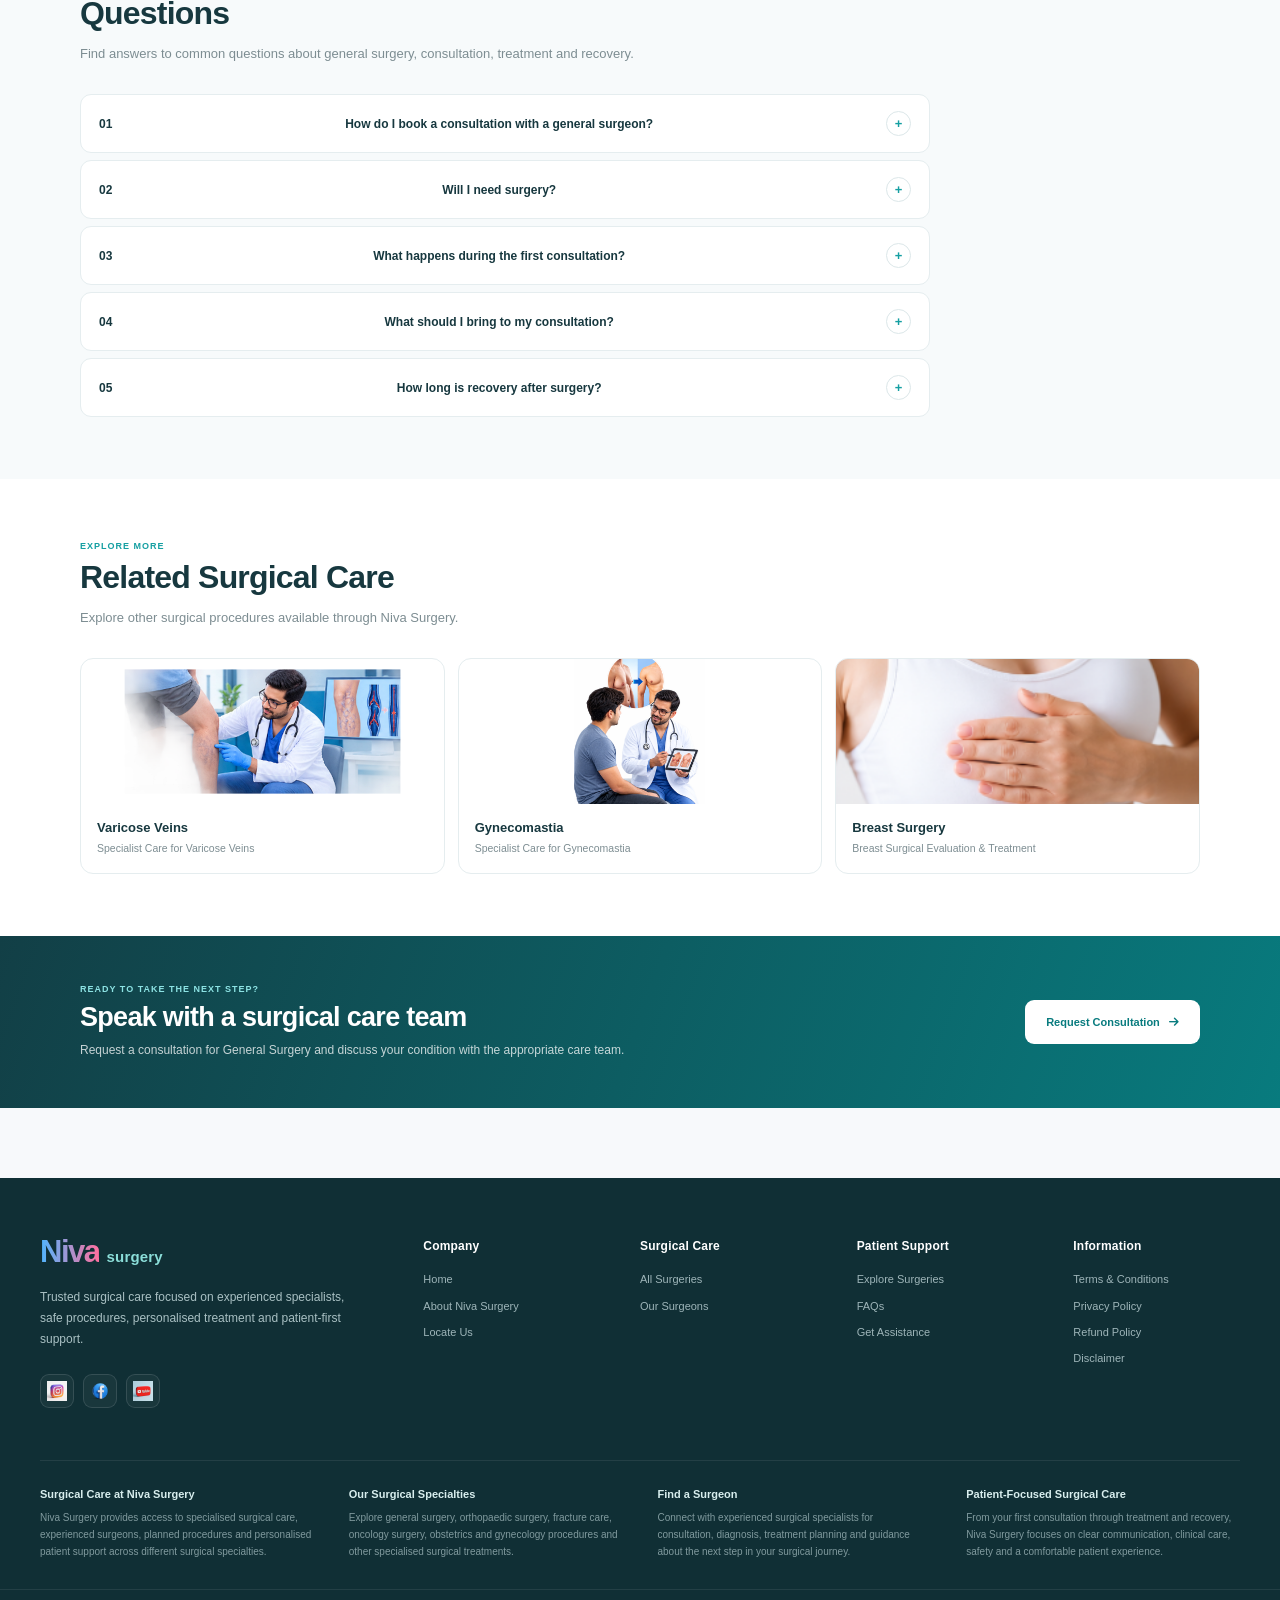
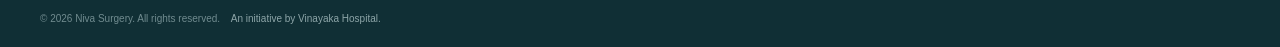
<file: surgery-details.html>
<!DOCTYPE html>
<html lang="en">
<head>
  <meta charset="UTF-8">
  <meta name="viewport" content="width=device-width, initial-scale=1.0">

  <title>Niva Surgery</title>
  <meta
    name="description"
    content=""
    id="surgeryMetaDescription"
  >

  <meta name="robots" content="index, follow">
  <link rel="canonical" href="" id="surgeryCanonical">

  <meta property="og:title" content="" id="surgeryOgTitle">
  <meta property="og:description" content="" id="surgeryOgDescription">
  <meta property="og:type" content="website">
  <meta property="og:url" content="" id="surgeryOgUrl">
  <meta property="og:image" content="" id="surgeryOgImage">

  <link rel="stylesheet" href="css/surgery-details.css">
    <link rel="stylesheet" href="css/style.css">
  <link rel="stylesheet" href="css/Surgeries.css">
  <link rel="stylesheet" href="css/booking.routes.css">

  <link
    rel="preload"
    href="https://cdnjs.cloudflare.com/ajax/libs/font-awesome/6.4.0/css/all.min.css"
    as="style"
    onload="this.onload=null;this.rel='stylesheet'"
  >

  <noscript>
    <link
      rel="stylesheet"
      href="https://cdnjs.cloudflare.com/ajax/libs/font-awesome/6.4.0/css/all.min.css"
    >
  </noscript>
</head>

<body>

  <header>

  <!-- ================= DESKTOP HEADER ================= -->
  <div class="desktop-header">

    <!-- LOGO + LOCATION -->
    <div class="logo-location">

      <div class="logo-section">
        <div class="lab-name">
          <span class="niva">Niva</span>
          <span class="healthcare">surgery</span>
        </div>
      </div>

      <div class="location-trigger" id="openLocation">
        <span class="label">Location</span>

        <span class="city">
          <i class="fa-solid fa-location-dot location-icon"></i>
          <span id="selectedCity">Select city</span>
          <i class="fa-solid fa-chevron-down chevron"></i>
        </span>
      </div>

    </div>


    <!-- ================= NAVIGATION ================= -->
    <div class="header-actions">

      <!-- HOME -->
      <a href="index.html" class="header-item">
        <i class="fas fa-home header-icon"></i>
        <span class="header-text">Home</span>
      </a>


      <!-- SURGERIES -->
      <div class="header-item surgery-menu">

        <div class="surgery-menu-trigger">
          <i class="fas fa-procedures header-icon"></i>
          <span class="header-text">Surgeries</span>
          <i class="fas fa-chevron-down surgery-chevron"></i>
        </div>


        <!-- SURGERY DROPDOWN -->
<div class="surgery-dropdown">

  <div class="surgery-dropdown-header">
    <span class="dropdown-title">Common Surgeries</span>
    <span class="dropdown-subtitle">
      Expert surgical care at Niva Surgery
    </span>
  </div>


  <div class="surgery-dropdown-list">

    <!-- GYNECOMASTIA -->
    <a
      href="surgery-details.html?id=gynecomastia"
      class="surgery-dropdown-item"
    >
      <span class="surgery-dropdown-icon">
        <i class="fas fa-user"></i>
      </span>

      <span class="surgery-dropdown-content">
        <strong>Gynecomastia</strong>
        <small>Male breast enlargement</small>
      </span>

      <i class="fas fa-chevron-right surgery-arrow"></i>
    </a>


    <!-- HERNIA -->
    <a
      href="surgery-details.html?id=hernia-surgery"
      class="surgery-dropdown-item"
    >
      <span class="surgery-dropdown-icon">
        <i class="fas fa-procedures"></i>
      </span>

      <span class="surgery-dropdown-content">
        <strong>Hernia</strong>
        <small>Advanced hernia treatment</small>
      </span>

      <i class="fas fa-chevron-right surgery-arrow"></i>
    </a>


    <!-- PILES, FISTULA & FISSURE -->
    <a
      href="surgery-details.html?id=piles-surgery"
      class="surgery-dropdown-item"
    >
      <span class="surgery-dropdown-icon">
        <i class="fas fa-heartbeat"></i>
      </span>

      <span class="surgery-dropdown-content">
        <strong>Piles, Fistula &amp; Fissure</strong>
        <small>Specialized treatment</small>
      </span>

      <i class="fas fa-chevron-right surgery-arrow"></i>
    </a>


    <!-- GALLBLADDER -->
    <a
      href="surgery-details.html?id=gallbladder-surgery"
      class="surgery-dropdown-item"
    >
      <span class="surgery-dropdown-icon">
        <i class="fas fa-stethoscope"></i>
      </span>

      <span class="surgery-dropdown-content">
        <strong>Gallbladder</strong>
        <small>Gallstone treatment</small>
      </span>

      <i class="fas fa-chevron-right surgery-arrow"></i>
    </a>


    <!-- VARICOSE VEINS -->
    <a
      href="surgery-details.html?id=varicose-veins"
      class="surgery-dropdown-item"
    >
      <span class="surgery-dropdown-icon">
        <i class="fas fa-tint"></i>
      </span>

      <span class="surgery-dropdown-content">
        <strong>Varicose Veins</strong>
        <small>Vein treatment &amp; care</small>
      </span>

      <i class="fas fa-chevron-right surgery-arrow"></i>
    </a>

  </div>


  <!-- VIEW ALL -->
  <a href="surgeries.html" class="view-all-surgeries">
    <span>
      <i class="fas fa-list"></i>
      View All Surgeries
    </span>

    <i class="fas fa-arrow-right"></i>
  </a>

</div>



      </div>


      <!-- SURGEONS -->
      <a href="surgons.html" class="header-item">
        <i class="fas fa-user-md header-icon"></i>
        <span class="header-text">Surgeons</span>
      </a>


      <!-- CONTACT -->
<a href="tel:+917892287102" class="header-item">
  <i class="fas fa-phone-alt header-icon"></i>
  <span class="header-text">+91 78922 87102</span>
</a>

    </div>

  </div>


  <!-- ================= MOBILE HEADER ================= -->
  <div class="mobile-header">

    <div class="logo-section">
      <div class="lab-name">
        <span class="niva">Niva</span>
        <span class="healthcare">surgery</span>
      </div>
    </div>


    <div class="location-section" id="mobileLocation">

      <i class="fas fa-map-marker-alt location-icon"></i>

      <div class="location-info">

        <span class="label">Your Location</span>

        <span class="city">
          <span id="mobileSelectedCity">Bangalore</span>
          <i class="fas fa-chevron-down chevron"></i>
        </span>

      </div>

    </div>

  </div>

</header>

<!-- MOBILE BOTTOM NAVIGATION -->
<nav class="niva-mobile-bottom-nav" aria-label="Mobile navigation">

  <a href="index.html" class="niva-mobile-nav-item">
    <i class="fas fa-home"></i>
    <span>Home</span>
  </a>

  <a href="surgeries.html" class="niva-mobile-nav-item">
    <i class="fas fa-procedures"></i>
    <span>Surgeries</span>
  </a>

  <a href="surgons.html" class="niva-mobile-nav-item">
    <i class="fas fa-user-md"></i>
    <span>Surgeons</span>
  </a>

  <a href="tel:+917892287102" class="niva-mobile-nav-item niva-mobile-call">
    <i class="fas fa-phone-alt"></i>
    <span>Call</span>
  </a>

</nav>

  <!-- =====================================================
       MASTER SURGERY PAGE
  ====================================================== -->

  <main class="surgery-page">


    <!-- =====================================================
         SURGERY HERO
    ====================================================== -->

    <section class="surgery-hero">

      <div class="surgery-hero-container">

        <!-- LEFT : SURGERY SLIDER -->

        <div class="surgery-hero-media">

          <div class="surgery-hero-slider" id="surgeryHeroSlider">

            <!-- JS inserts slides here -->

          </div>

          <div
            class="surgery-slider-dots"
            id="surgerySliderDots">
          </div>

        </div>


        <!-- RIGHT : CONSULTATION FORM -->

        <aside class="surgery-consultation">

          <div class="consultation-header">

            <span class="consultation-label">
              Surgical Consultation
            </span>

            <h1 id="surgeryHeroTitle"></h1>

            <p id="surgeryHeroDescription"></p>

          </div>


          <form
            class="consultation-form"
            id="surgeryConsultationForm"
          >

            <div class="form-field">

              <label for="patientName">
                Your Name
              </label>

<input
  type="text"
  id="patientName"
  name="name"
  placeholder="Enter your name"
  autocomplete="name"
  required
>

            </div>


            <div class="form-field">

              <label for="patientMobile">
                Mobile Number
              </label>

<input
  type="tel"
  id="patientMobile"
  name="mobile"
  placeholder="Enter mobile number"
  inputmode="numeric"
  autocomplete="tel"
  maxlength="10"
  required
>

            </div>


            <button
              type="submit"
              class="consultation-submit"
            >

              <span>Request Consultation</span>

              <i class="fa-solid fa-arrow-right"></i>

            </button>

          </form>

<!-- ===== CONSULTATION SUCCESS POPUP ===== -->
<div id="simplePopup" class="niva-success-popup">

  <div class="niva-success-box">

    <button
      type="button"
      class="niva-success-close"
      onclick="closeSimplePopup()"
      aria-label="Close"
    >
      ×
    </button>

    <div class="niva-success-icon">
      ✓
    </div>

    <h3>Request Received</h3>

    <p>
      Thank you for contacting Niva Surgery.
      Our team has received your consultation request
      and will contact you shortly.
    </p>

    <button
      type="button"
      class="niva-success-button"
      onclick="closeSimplePopup()"
    >
      Done
    </button>

  </div>

</div>
          <div class="consultation-note">

            <i class="fa-solid fa-shield-heart"></i>

            <span>
              Your information is kept private and used only
              to contact you regarding your consultation.
            </span>

          </div>

        </aside>

      </div>

    </section>



    <!-- =====================================================
         SURGERY INTRODUCTION
    ====================================================== -->

    <section class="surgery-introduction">

      <div class="surgery-content-width">

        <div class="section-heading">

          <span
            class="section-eyebrow"
            id="definitionEyebrow">
          </span>

          <h2 id="definitionTitle"></h2>

          <div
            class="section-description"
            id="definitionContent">
          </div>

        </div>


        <div
          class="condition-grid"
          id="conditionGrid">
          <!-- JS -->
        </div>

      </div>

    </section>



    <!-- =====================================================
         WHEN SURGERY MAY BE NEEDED
    ====================================================== -->

    <section class="surgery-treatment-section">

      <div class="surgery-content-width">

        <div class="section-heading">

          <span
            class="section-eyebrow"
            id="treatmentEyebrow">
          </span>

          <h2 id="treatmentTitle"></h2>

          <p id="treatmentDescription"></p>

        </div>


        <div
          class="treatment-grid"
          id="treatmentGrid">
          <!-- JS -->
        </div>

      </div>

    </section>



    <!-- =====================================================
         SURGERY OPTIONS
    ====================================================== -->

    <section class="surgery-options-section">

      <div class="surgery-content-width">

        <div class="section-heading">

          <span
            class="section-eyebrow"
            id="procedureEyebrow">
          </span>

          <h2 id="procedureTitle"></h2>

          <p id="procedureDescription"></p>

        </div>


        <div
          class="procedure-list"
          id="procedureList">
          <!-- JS -->
        </div>

      </div>

    </section>



    <!-- =====================================================
         INSURANCE & EMI
    ====================================================== -->

    <section class="surgery-finance-section">

      <div class="surgery-content-width">

        <div class="section-heading">

          <span class="section-eyebrow">
            Payment Support
          </span>

          <h2>
            Insurance & Payment Options
          </h2>

          <p>
            Flexible payment support to help make planned
            surgical care easier to manage.
          </p>

        </div>


        <div
          class="finance-slider"
          id="financeSlider">

          <div
            class="finance-track"
            id="financeTrack">
            <!-- JS -->
          </div>

        </div>


        <div
          class="finance-dots"
          id="financeDots">
        </div>

      </div>

    </section>



    <!-- =====================================================
         PATIENT JOURNEY
    ====================================================== -->

    <section class="surgery-journey-section">

      <div class="surgery-content-width">

        <div class="section-heading">

          <span
            class="section-eyebrow"
            id="journeyEyebrow">
          </span>

          <h2 id="journeyTitle"></h2>

          <p id="journeyDescription"></p>

        </div>


        <div
          class="journey-list"
          id="journeyList">
          <!-- JS -->
        </div>

      </div>

    </section>



    <!-- =====================================================
         WHY NIVA SURGERY
    ====================================================== -->

    <section class="surgery-trust-section">

      <div class="surgery-content-width">

        <div class="section-heading">

          <span class="section-eyebrow">
            Patient-focused care
          </span>

          <h2 id="trustTitle"></h2>

          <p id="trustDescription"></p>

        </div>


        <div
          class="trust-grid"
          id="trustGrid">
          <!-- JS -->
        </div>

      </div>

    </section>



    <!-- =====================================================
         FAQ
    ====================================================== -->

    <section class="surgery-faq-section">

      <div class="surgery-content-width">

        <div class="section-heading">

          <span class="section-eyebrow">
            Patient Information
          </span>

          <h2 id="faqTitle">
          </h2>

          <p id="faqDescription">
          </p>

        </div>


        <div
          class="surgery-faq-list"
          id="surgeryFaqList">
          <!-- JS -->
        </div>

      </div>

    </section>



    <!-- =====================================================
         RELATED SURGERIES
    ====================================================== -->

    <section class="related-surgeries-section">

      <div class="surgery-content-width">

        <div class="section-heading">

          <span class="section-eyebrow">
            Explore More
          </span>

          <h2>
            Related Surgical Care
          </h2>

          <p>
            Explore other surgical procedures available
            through Niva Surgery.
          </p>

        </div>


        <div
          class="related-surgery-grid"
          id="relatedSurgeryGrid">
          <!-- JS -->
        </div>

      </div>

    </section>



    <!-- =====================================================
         FINAL CONSULTATION CTA
    ====================================================== -->

    <section class="surgery-final-cta">

      <div class="surgery-content-width">

        <div class="final-cta-inner">

          <div>

            <span
              class="section-eyebrow"
              id="ctaEyebrow">
            </span>

            <h2 id="ctaTitle"></h2>

            <p id="ctaDescription"></p>

          </div>


          <button
            type="button"
            class="final-consultation-button"
            id="finalConsultationButton">

            Request Consultation

            <i class="fa-solid fa-arrow-right"></i>

          </button>

        </div>

      </div>

    </section>


  </main>

  <footer class="niva-footer">

  <div class="niva-footer-main">

    <!-- BRAND -->
    <div class="niva-footer-brand">

      <a href="index.html" class="niva-footer-logo">
        <span class="niva-footer-name">Niva</span>
        <span class="niva-footer-type">surgery</span>
      </a>

      <p class="niva-footer-description">
        Trusted surgical care focused on experienced specialists,
        safe procedures, personalised treatment and patient-first support.
      </p>

      <div class="niva-footer-social">

        <a
          href="https://www.instagram.com/nivasurgery/"
          aria-label="Niva Surgery on Instagram"
          target="_blank"
          rel="noopener">
          <img
            src="images/instagram.webp"
            alt="Niva Surgery Instagram"
            width="22"
            height="22"
            loading="lazy">
        </a>

        <a
          href="https://www.facebook.com/profile.php?id=61583126009241"
          aria-label="Niva Surgery on Facebook"
          target="_blank"
          rel="noopener">
          <img
            src="images/facebook.webp"
            alt="Niva Surgery Facebook"
            width="22"
            height="22"
            loading="lazy">
        </a>

        <a
          href="https://www.youtube.com/@nivasurgery"
          aria-label="Niva Surgery on YouTube"
          target="_blank"
          rel="noopener">
          <img
            src="images/youtube.webp"
            alt="Niva Surgery YouTube"
            width="22"
            height="22"
            loading="lazy">
        </a>

      </div>

    </div>


    <!-- COMPANY -->
    <div class="niva-footer-column">

      <h3>Company</h3>

      <a href="index.html">Home</a>
      <a href="about-us.html">About Niva Surgery</a>
      <a href="locate-us.html">Locate Us</a>

    </div>


    <!-- SURGICAL CARE -->
    <div class="niva-footer-column">

      <h3>Surgical Care</h3>

      <a href="surgeries.html">All Surgeries</a>
      <a href="surgons.html">Our Surgeons</a>



    </div>


    <!-- PATIENT SUPPORT -->
    <div class="niva-footer-column">

      <h3>Patient Support</h3>

      <a href="surgeries.html">Explore Surgeries</a>
      <a href="faq.html">FAQs</a>
      <a href="contact.html">Get Assistance</a>

    </div>


    <!-- LEGAL -->
    <div class="niva-footer-column">

      <h3>Information</h3>

      <a href="terms.html">Terms & Conditions</a>
      <a href="privacy-policy.html">Privacy Policy</a>
      <a href="refund-policy.html">Refund Policy</a>
      <a href="disclaimer.html">Disclaimer</a>

    </div>

  </div>


  <!-- SURGERY SEO AREA -->

  <div class="niva-footer-seo">

    <div class="niva-footer-seo-item">

      <h3>Surgical Care at Niva Surgery</h3>

      <p>
        Niva Surgery provides access to specialised surgical care,
        experienced surgeons, planned procedures and personalised
        patient support across different surgical specialties.
      </p>

    </div>


    <div class="niva-footer-seo-item">

      <h3>Our Surgical Specialties</h3>

      <p>
        Explore general surgery, orthopaedic surgery, fracture care,
        oncology surgery, obstetrics and gynecology procedures and
        other specialised surgical treatments.
      </p>

    </div>


    <div class="niva-footer-seo-item">

      <h3>Find a Surgeon</h3>

      <p>
        Connect with experienced surgical specialists for consultation,
        diagnosis, treatment planning and guidance about the next step
        in your surgical journey.
      </p>

    </div>


    <div class="niva-footer-seo-item">

      <h3>Patient-Focused Surgical Care</h3>

      <p>
        From your first consultation through treatment and recovery,
        Niva Surgery focuses on clear communication, clinical care,
        safety and a comfortable patient experience.
      </p>

    </div>

  </div>


  <!-- FOOTER BOTTOM -->

  <div class="niva-footer-bottom">

    <p>
      © 2026 Niva Surgery. All rights reserved.
      <span>An initiative by Vinayaka Hospital.</span>
    </p>

  </div>

</footer>




  <!-- =====================================================
       MASTER SURGERY JAVASCRIPT
  ====================================================== -->

  <script src="javascript/surgery-master.js"></script>
    <script src="javascript/script.js"></script>
  <script src="javascript/location.js"></script>
  <script src="javascript/booking.controller.js"></script>
  <script src="javascript/surgery-master.js"></script>

</body>
</html>
</file>
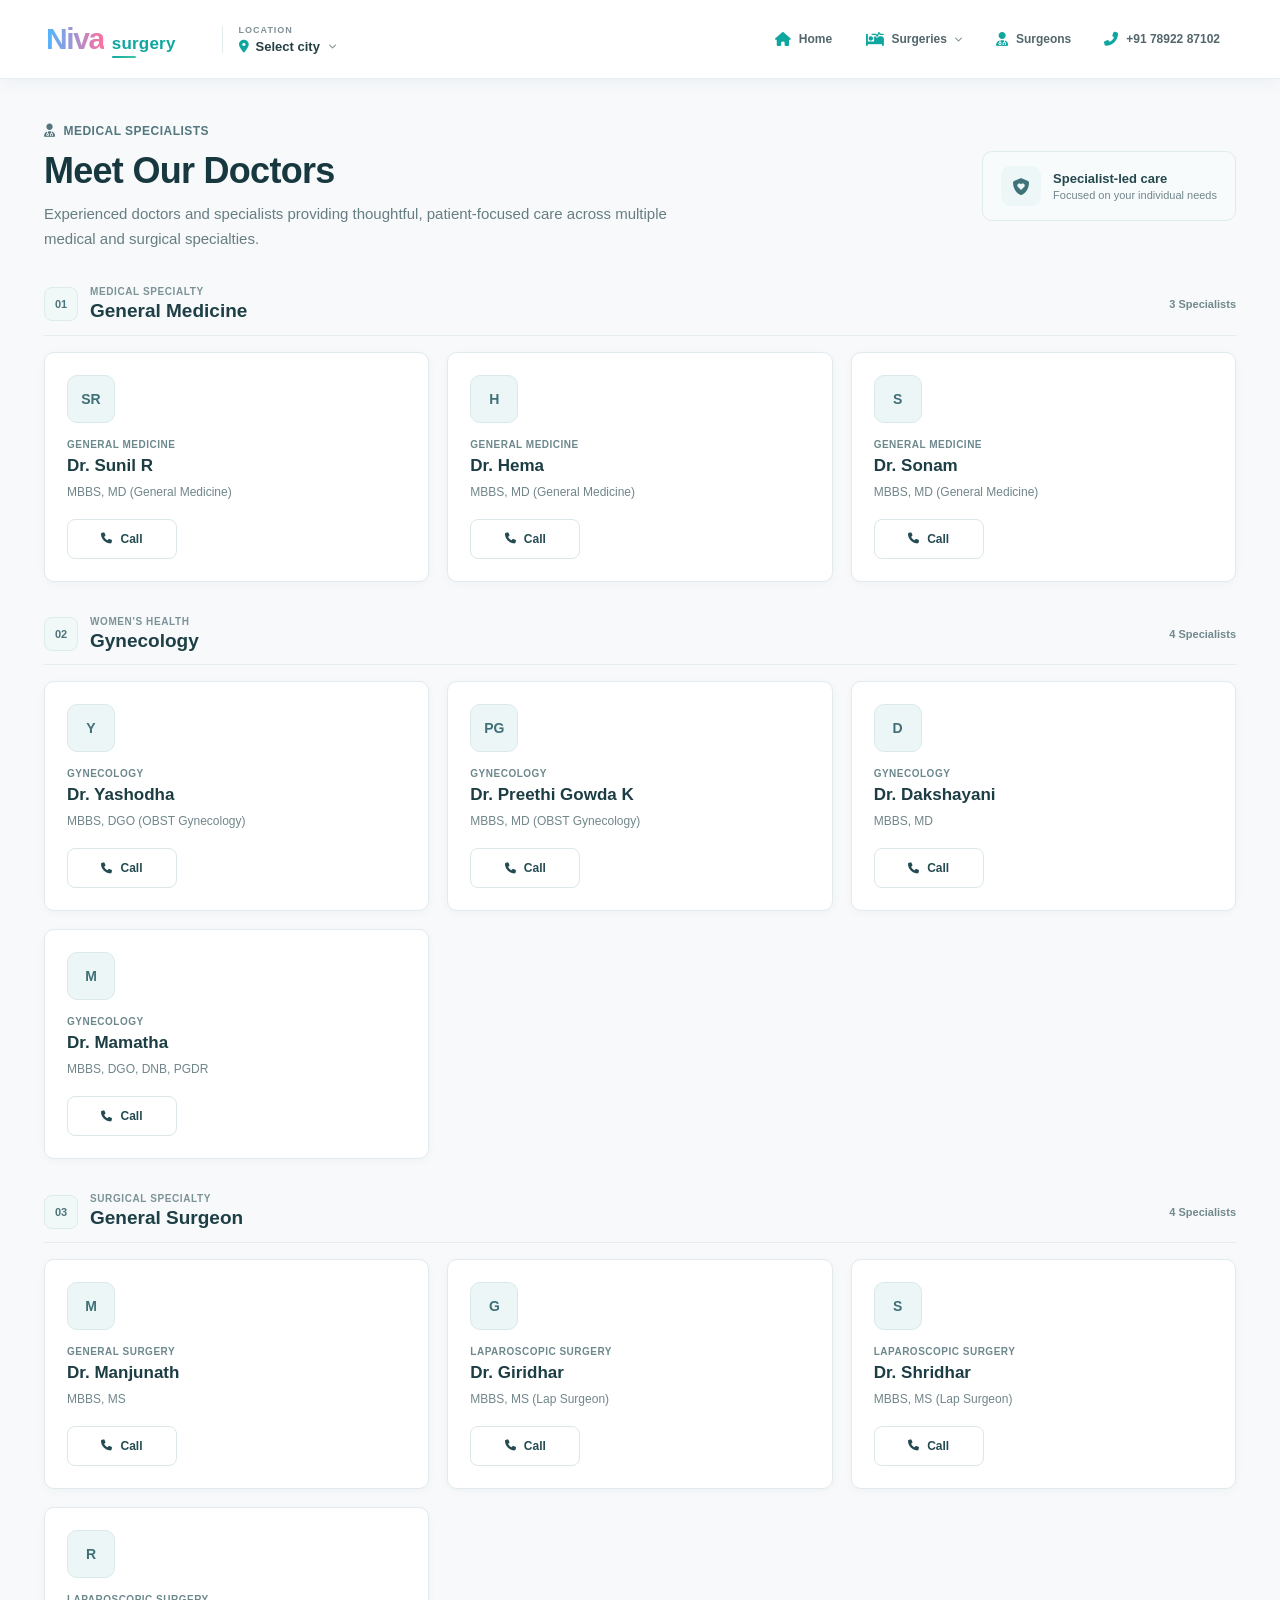
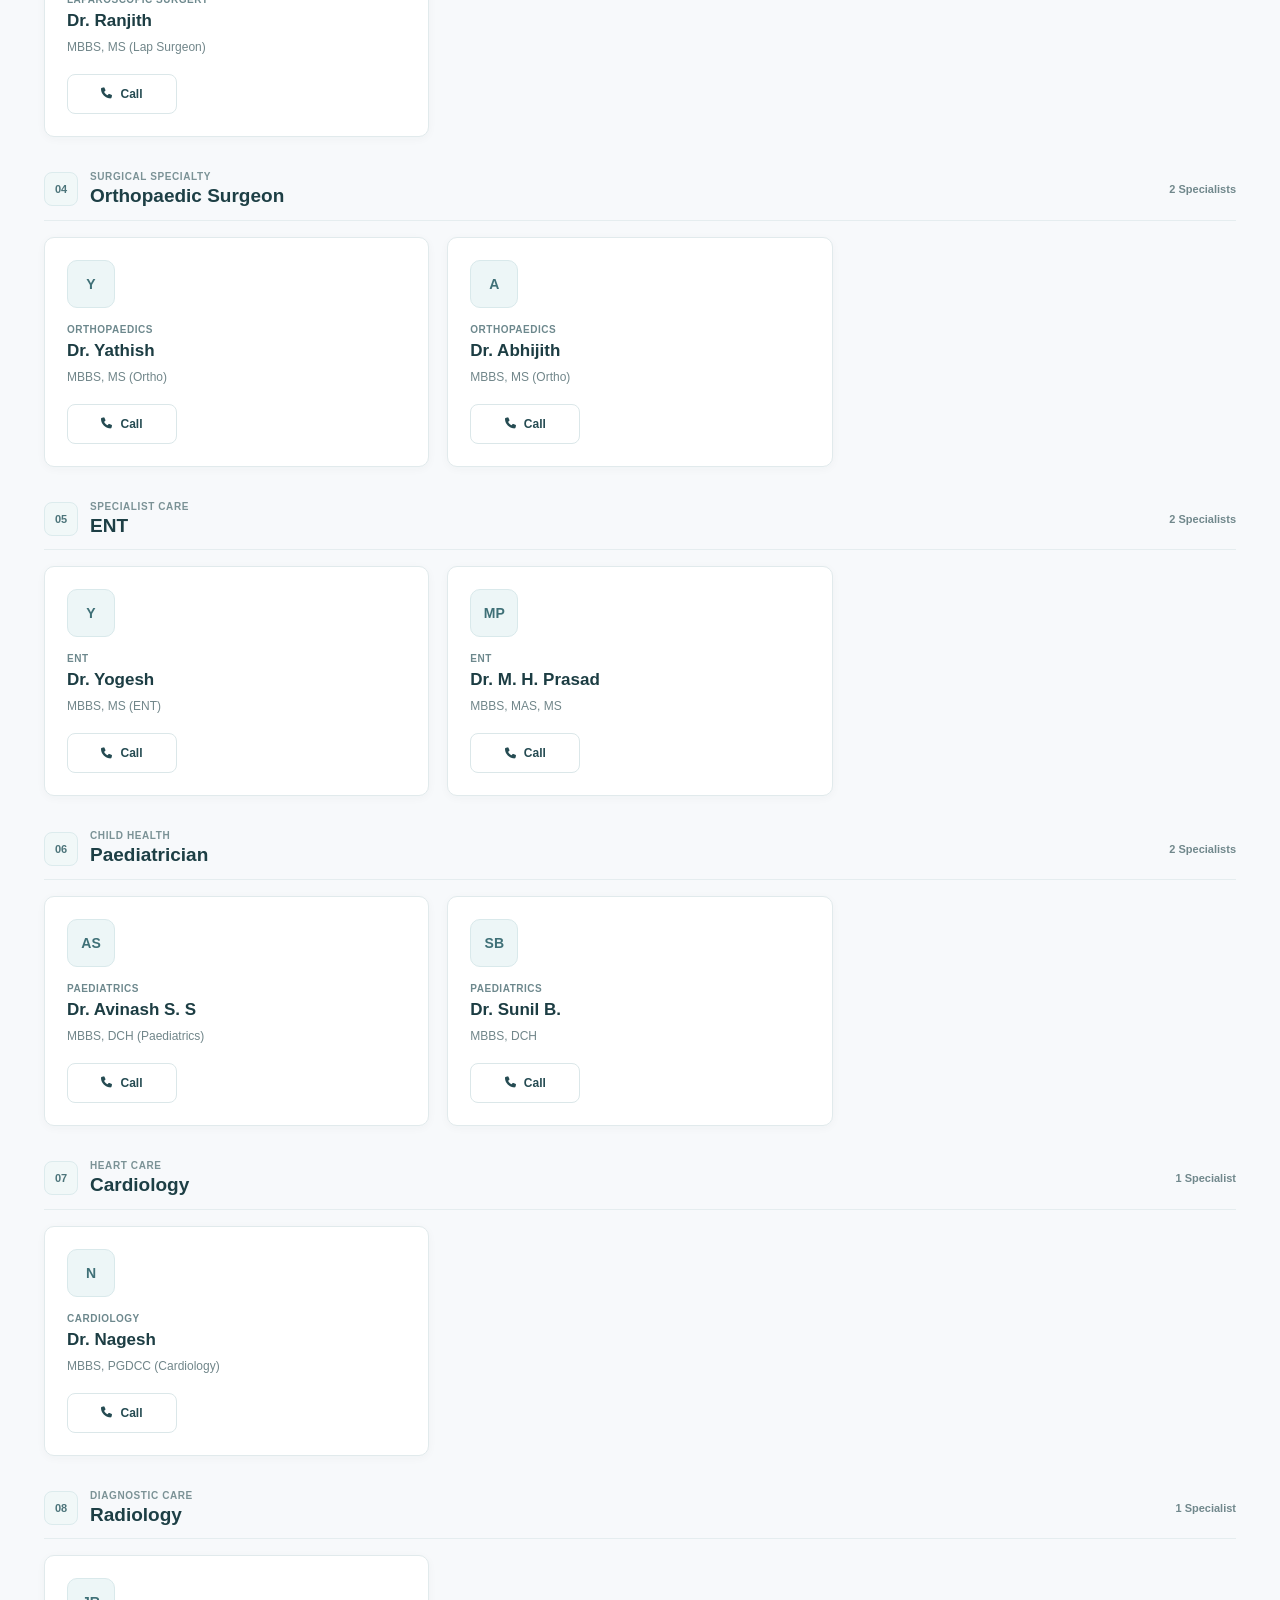
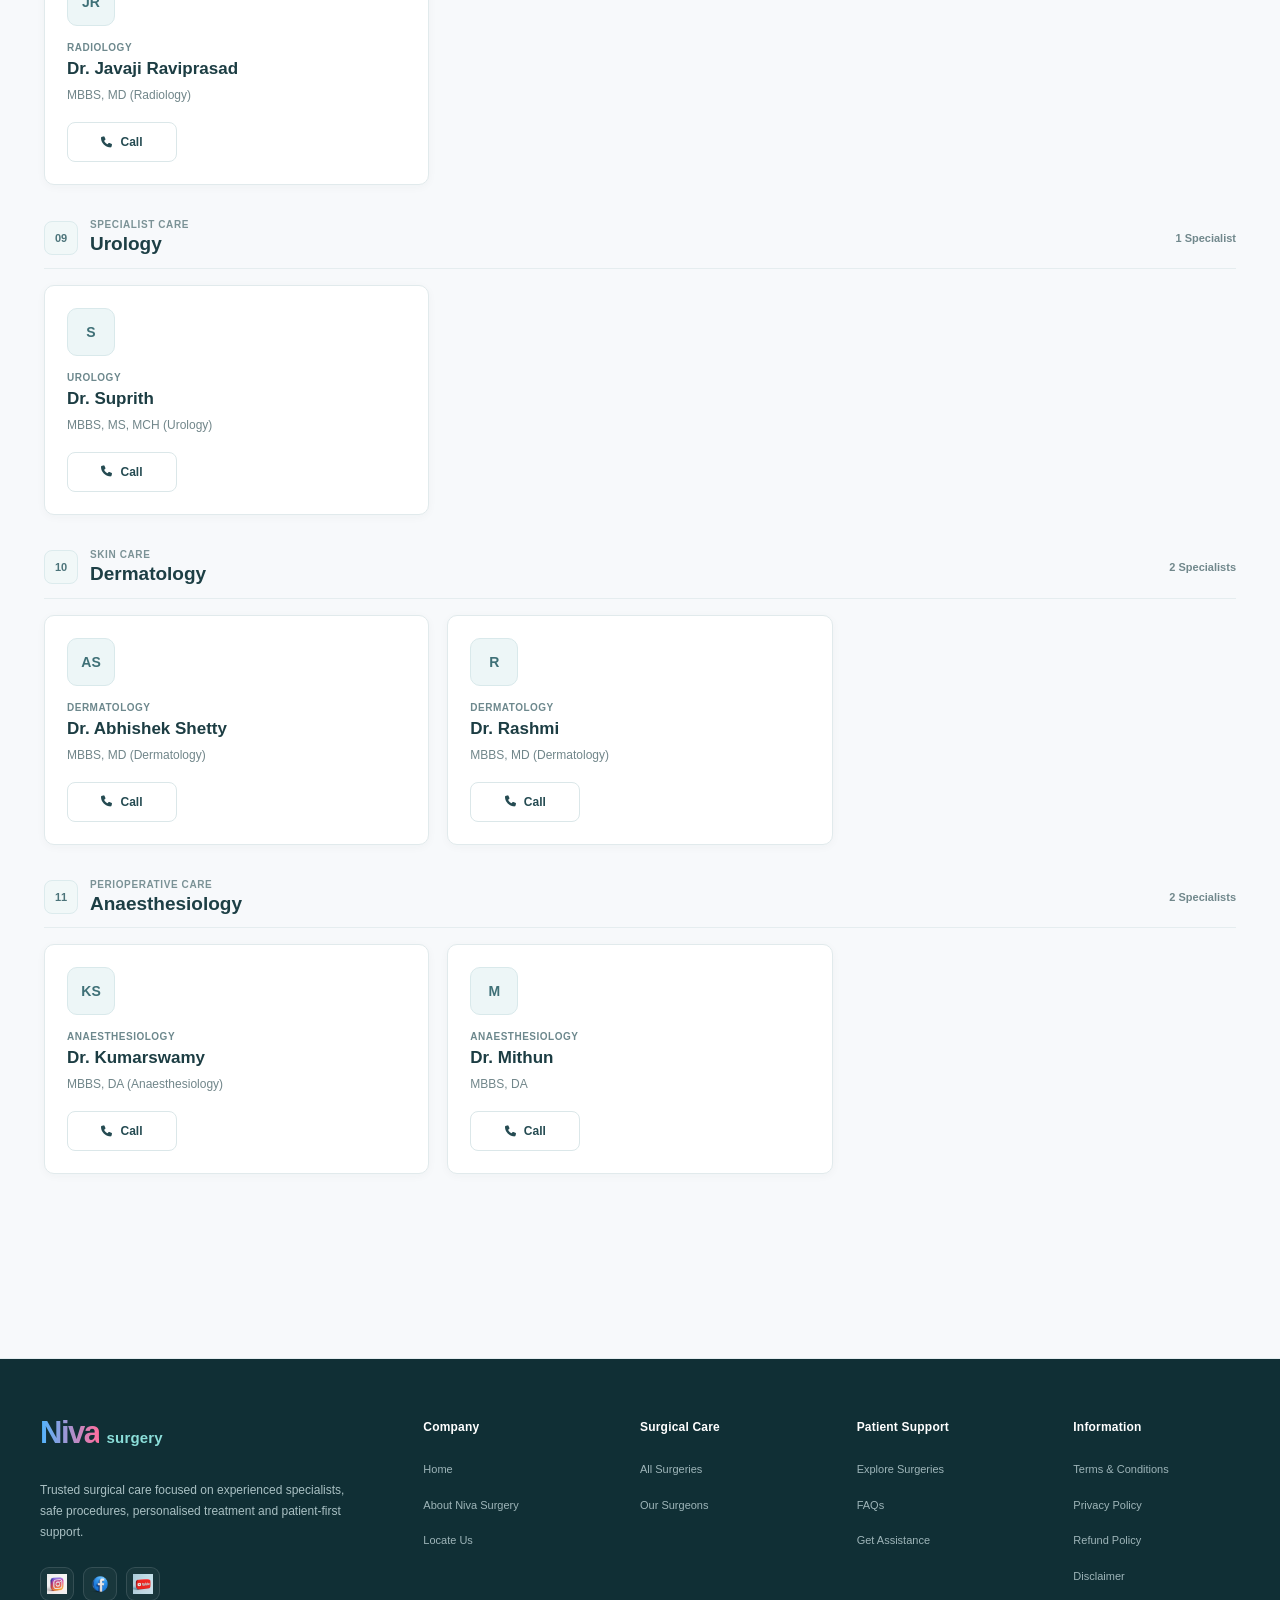
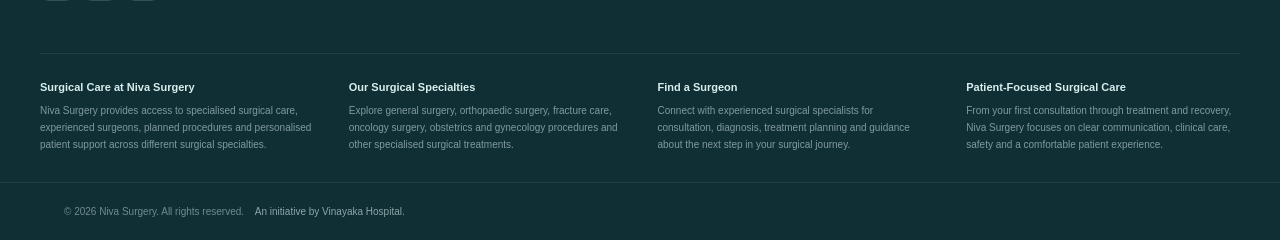
<file: surgons.html>
<!DOCTYPE html>
<html lang="en">

<head>
  <meta charset="UTF-8">
  <meta name="viewport" content="width=device-width, initial-scale=1.0">

  <title>Our Doctors - Niva Surgery Bangalore</title>

  <meta
    name="description"
    content="Meet the doctors and specialists at Niva Surgery Bangalore."
  >

  <meta name="robots" content="index, follow">

  <link
    rel="canonical"
    href="https://www.nivasurgery.com/our-doctors.html"
  >

  <link rel="stylesheet" href="css/doctor.css">
    <link rel="stylesheet" href="css/style.css">
  <link rel="stylesheet" href="css/Surgeries.css">
  <link rel="stylesheet" href="css/booking.routes.css">

  <link
    rel="preload"
    href="https://cdnjs.cloudflare.com/ajax/libs/font-awesome/6.4.0/css/all.min.css"
    as="style"
    onload="this.rel='stylesheet'"
  >

  <noscript>
    <link
      rel="stylesheet"
      href="https://cdnjs.cloudflare.com/ajax/libs/font-awesome/6.4.0/css/all.min.css"
    >
  </noscript>
</head>

<body>


  <header>

  <!-- ================= DESKTOP HEADER ================= -->
  <div class="desktop-header">

    <!-- LOGO + LOCATION -->
    <div class="logo-location">

      <div class="logo-section">
        <div class="lab-name">
          <span class="niva">Niva</span>
          <span class="healthcare">surgery</span>
        </div>
      </div>

      <div class="location-trigger" id="openLocation">
        <span class="label">Location</span>

        <span class="city">
          <i class="fa-solid fa-location-dot location-icon"></i>
          <span id="selectedCity">Select city</span>
          <i class="fa-solid fa-chevron-down chevron"></i>
        </span>
      </div>

    </div>


    <!-- ================= NAVIGATION ================= -->
    <div class="header-actions">

      <!-- HOME -->
      <a href="index.html" class="header-item">
        <i class="fas fa-home header-icon"></i>
        <span class="header-text">Home</span>
      </a>


      <!-- SURGERIES -->
      <div class="header-item surgery-menu">

        <div class="surgery-menu-trigger">
          <i class="fas fa-procedures header-icon"></i>
          <span class="header-text">Surgeries</span>
          <i class="fas fa-chevron-down surgery-chevron"></i>
        </div>


        <!-- SURGERY DROPDOWN -->
<div class="surgery-dropdown">

  <div class="surgery-dropdown-header">
    <span class="dropdown-title">Common Surgeries</span>
    <span class="dropdown-subtitle">
      Expert surgical care at Niva Surgery
    </span>
  </div>


  <div class="surgery-dropdown-list">

    <!-- GYNECOMASTIA -->
    <a
      href="surgery-details.html?id=gynecomastia"
      class="surgery-dropdown-item"
    >
      <span class="surgery-dropdown-icon">
        <i class="fas fa-user"></i>
      </span>

      <span class="surgery-dropdown-content">
        <strong>Gynecomastia</strong>
        <small>Male breast enlargement</small>
      </span>

      <i class="fas fa-chevron-right surgery-arrow"></i>
    </a>


    <!-- HERNIA -->
    <a
      href="surgery-details.html?id=hernia-surgery"
      class="surgery-dropdown-item"
    >
      <span class="surgery-dropdown-icon">
        <i class="fas fa-procedures"></i>
      </span>

      <span class="surgery-dropdown-content">
        <strong>Hernia</strong>
        <small>Advanced hernia treatment</small>
      </span>

      <i class="fas fa-chevron-right surgery-arrow"></i>
    </a>


    <!-- PILES, FISTULA & FISSURE -->
    <a
      href="surgery-details.html?id=piles-surgery"
      class="surgery-dropdown-item"
    >
      <span class="surgery-dropdown-icon">
        <i class="fas fa-heartbeat"></i>
      </span>

      <span class="surgery-dropdown-content">
        <strong>Piles, Fistula &amp; Fissure</strong>
        <small>Specialized treatment</small>
      </span>

      <i class="fas fa-chevron-right surgery-arrow"></i>
    </a>


    <!-- GALLBLADDER -->
    <a
      href="surgery-details.html?id=gallbladder-surgery"
      class="surgery-dropdown-item"
    >
      <span class="surgery-dropdown-icon">
        <i class="fas fa-stethoscope"></i>
      </span>

      <span class="surgery-dropdown-content">
        <strong>Gallbladder</strong>
        <small>Gallstone treatment</small>
      </span>

      <i class="fas fa-chevron-right surgery-arrow"></i>
    </a>


    <!-- VARICOSE VEINS -->
    <a
      href="surgery-details.html?id=varicose-veins"
      class="surgery-dropdown-item"
    >
      <span class="surgery-dropdown-icon">
        <i class="fas fa-tint"></i>
      </span>

      <span class="surgery-dropdown-content">
        <strong>Varicose Veins</strong>
        <small>Vein treatment &amp; care</small>
      </span>

      <i class="fas fa-chevron-right surgery-arrow"></i>
    </a>

  </div>


  <!-- VIEW ALL -->
  <a href="surgeries.html" class="view-all-surgeries">
    <span>
      <i class="fas fa-list"></i>
      View All Surgeries
    </span>

    <i class="fas fa-arrow-right"></i>
  </a>

</div>



      </div>


      <!-- SURGEONS -->
      <a href="surgons.html" class="header-item">
        <i class="fas fa-user-md header-icon"></i>
        <span class="header-text">Surgeons</span>
      </a>


      <!-- CONTACT -->
<a href="tel:+917892287102" class="header-item">
  <i class="fas fa-phone-alt header-icon"></i>
  <span class="header-text">+91 78922 87102</span>
</a>

    </div>

  </div>


  <!-- ================= MOBILE HEADER ================= -->
  <div class="mobile-header">

    <div class="logo-section">
      <div class="lab-name">
        <span class="niva">Niva</span>
        <span class="healthcare">surgery</span>
      </div>
    </div>


    <div class="location-section" id="mobileLocation">

      <i class="fas fa-map-marker-alt location-icon"></i>

      <div class="location-info">

        <span class="label">Your Location</span>

        <span class="city">
          <span id="mobileSelectedCity">Bangalore</span>
          <i class="fas fa-chevron-down chevron"></i>
        </span>

      </div>

    </div>

  </div>

</header>


<!-- MOBILE BOTTOM NAVIGATION -->
<nav class="niva-mobile-bottom-nav" aria-label="Mobile navigation">

  <a href="index.html" class="niva-mobile-nav-item">
    <i class="fas fa-home"></i>
    <span>Home</span>
  </a>

  <a href="surgeries.html" class="niva-mobile-nav-item">
    <i class="fas fa-procedures"></i>
    <span>Surgeries</span>
  </a>

  <a href="surgons.html" class="niva-mobile-nav-item">
    <i class="fas fa-user-md"></i>
    <span>Surgeons</span>
  </a>

  <a href="tel:+917892287102" class="niva-mobile-nav-item niva-mobile-call">
    <i class="fas fa-phone-alt"></i>
    <span>Call</span>
  </a>

</nav>


  <main class="niva-medical-team">

    <!-- INTRO -->

    <section class="niva-medical-intro">

      <div class="niva-medical-intro-inner">

        <div class="niva-medical-intro-copy">

          <span class="niva-medical-eyebrow">
            <i class="fa-solid fa-user-doctor"></i>
            Medical Specialists
          </span>

          <h1>
            Meet Our Doctors
          </h1>

          <p>
            Experienced doctors and specialists providing
            thoughtful, patient-focused care across multiple
            medical and surgical specialties.
          </p>

        </div>

        <div class="niva-medical-intro-badge">

          <div class="niva-medical-badge-icon">
            <i class="fa-solid fa-shield-heart"></i>
          </div>

          <div>
            <strong>Specialist-led care</strong>
            <span>Focused on your individual needs</span>
          </div>

        </div>

      </div>

    </section>


    <!-- =========================
         GENERAL MEDICINE
    ========================== -->

    <section class="niva-specialty-block">

      <div class="niva-specialty-heading">

        <div>
          <span class="niva-specialty-number">01</span>

          <div>
            <span class="niva-specialty-label">
              Medical Specialty
            </span>

            <h2>General Medicine</h2>
          </div>
        </div>

        <span class="niva-specialty-count">
          3 Specialists
        </span>

      </div>


      <div class="niva-doctors-grid">

        <article class="niva-doctor-profile">

          <div class="niva-doctor-avatar">SR</div>

          <div class="niva-doctor-info">
            <span class="niva-doctor-role">General Medicine</span>

            <h3>Dr. Sunil R</h3>

            <p>MBBS, MD (General Medicine)</p>
          </div>

          <div class="niva-doctor-actions">

            <a
              href="tel:+917892287102"
              class="niva-doctor-call"
            >
              <i class="fa-solid fa-phone"></i>
              Call
            </a>

          </div>

        </article>


        <article class="niva-doctor-profile">

          <div class="niva-doctor-avatar">H</div>

          <div class="niva-doctor-info">
            <span class="niva-doctor-role">General Medicine</span>

            <h3>Dr. Hema</h3>

            <p>MBBS, MD (General Medicine)</p>
          </div>

          <div class="niva-doctor-actions">

            <a
              href="tel:+917892287102"
              class="niva-doctor-call"
            >
              <i class="fa-solid fa-phone"></i>
              Call
            </a>



          </div>

        </article>


        <article class="niva-doctor-profile">

          <div class="niva-doctor-avatar">S</div>

          <div class="niva-doctor-info">
            <span class="niva-doctor-role">General Medicine</span>

            <h3>Dr. Sonam</h3>

            <p>MBBS, MD (General Medicine)</p>
          </div>

          <div class="niva-doctor-actions">

            <a
              href="tel:+917892287102"
              class="niva-doctor-call"
            >
              <i class="fa-solid fa-phone"></i>
              Call
            </a>


          </div>

        </article>

      </div>

    </section>


    <!-- =========================
         GYNECOLOGY
    ========================== -->

    <section class="niva-specialty-block">

      <div class="niva-specialty-heading">

        <div>
          <span class="niva-specialty-number">02</span>

          <div>
            <span class="niva-specialty-label">
              Women's Health
            </span>

            <h2>Gynecology</h2>
          </div>
        </div>

        <span class="niva-specialty-count">
          4 Specialists
        </span>

      </div>


      <div class="niva-doctors-grid">

        <article class="niva-doctor-profile">

          <div class="niva-doctor-avatar">Y</div>

          <div class="niva-doctor-info">
            <span class="niva-doctor-role">Gynecology</span>
            <h3>Dr. Yashodha</h3>
            <p>MBBS, DGO (OBST Gynecology)</p>
          </div>

          <div class="niva-doctor-actions">
            <a href="tel:+917892287102" class="niva-doctor-call">
              <i class="fa-solid fa-phone"></i>
              Call
            </a>


          </div>

        </article>


        <article class="niva-doctor-profile">

          <div class="niva-doctor-avatar">PG</div>

          <div class="niva-doctor-info">
            <span class="niva-doctor-role">Gynecology</span>
            <h3>Dr. Preethi Gowda K</h3>
            <p>MBBS, MD (OBST Gynecology)</p>
          </div>

          <div class="niva-doctor-actions">
            <a href="tel:+917892287102" class="niva-doctor-call">
              <i class="fa-solid fa-phone"></i>
              Call
            </a>


          </div>

        </article>


        <article class="niva-doctor-profile">

          <div class="niva-doctor-avatar">D</div>

          <div class="niva-doctor-info">
            <span class="niva-doctor-role">Gynecology</span>
            <h3>Dr. Dakshayani</h3>
            <p>MBBS, MD</p>
          </div>

          <div class="niva-doctor-actions">
            <a href="tel:+917892287102" class="niva-doctor-call">
              <i class="fa-solid fa-phone"></i>
              Call
            </a>

          </div>

        </article>


        <article class="niva-doctor-profile">

          <div class="niva-doctor-avatar">M</div>

          <div class="niva-doctor-info">
            <span class="niva-doctor-role">Gynecology</span>
            <h3>Dr. Mamatha</h3>
            <p>MBBS, DGO, DNB, PGDR</p>
          </div>

          <div class="niva-doctor-actions">
            <a href="tel:+917892287102" class="niva-doctor-call">
              <i class="fa-solid fa-phone"></i>
              Call
            </a>


          </div>

        </article>

      </div>

    </section>


    <!-- =========================
         GENERAL SURGEON
    ========================== -->

    <section class="niva-specialty-block">

      <div class="niva-specialty-heading">

        <div>
          <span class="niva-specialty-number">03</span>

          <div>
            <span class="niva-specialty-label">
              Surgical Specialty
            </span>

            <h2>General Surgeon</h2>
          </div>
        </div>

        <span class="niva-specialty-count">
          4 Specialists
        </span>

      </div>


      <div class="niva-doctors-grid">

        <article class="niva-doctor-profile">
          <div class="niva-doctor-avatar">M</div>

          <div class="niva-doctor-info">
            <span class="niva-doctor-role">General Surgery</span>
            <h3>Dr. Manjunath</h3>
            <p>MBBS, MS</p>
          </div>

          <div class="niva-doctor-actions">
            <a href="tel:+917892287102" class="niva-doctor-call">
              <i class="fa-solid fa-phone"></i>
              Call
            </a>


          </div>
        </article>


        <article class="niva-doctor-profile">
          <div class="niva-doctor-avatar">G</div>

          <div class="niva-doctor-info">
            <span class="niva-doctor-role">Laparoscopic Surgery</span>
            <h3>Dr. Giridhar</h3>
            <p>MBBS, MS (Lap Surgeon)</p>
          </div>

          <div class="niva-doctor-actions">
            <a href="tel:+917892287102" class="niva-doctor-call">
              <i class="fa-solid fa-phone"></i>
              Call
            </a>

          </div>
        </article>


        <article class="niva-doctor-profile">
          <div class="niva-doctor-avatar">S</div>

          <div class="niva-doctor-info">
            <span class="niva-doctor-role">Laparoscopic Surgery</span>
            <h3>Dr. Shridhar</h3>
            <p>MBBS, MS (Lap Surgeon)</p>
          </div>

          <div class="niva-doctor-actions">
            <a href="tel:+917892287102" class="niva-doctor-call">
              <i class="fa-solid fa-phone"></i>
              Call
            </a>


          </div>
        </article>


        <article class="niva-doctor-profile">
          <div class="niva-doctor-avatar">R</div>

          <div class="niva-doctor-info">
            <span class="niva-doctor-role">Laparoscopic Surgery</span>
            <h3>Dr. Ranjith</h3>
            <p>MBBS, MS (Lap Surgeon)</p>
          </div>

          <div class="niva-doctor-actions">
            <a href="tel:+917892287102" class="niva-doctor-call">
              <i class="fa-solid fa-phone"></i>
              Call
            </a>


          </div>
        </article>

      </div>

    </section>


    <!-- =========================
         ORTHOPAEDIC
    ========================== -->

    <section class="niva-specialty-block">

      <div class="niva-specialty-heading">

        <div>
          <span class="niva-specialty-number">04</span>

          <div>
            <span class="niva-specialty-label">
              Surgical Specialty
            </span>

            <h2>Orthopaedic Surgeon</h2>
          </div>
        </div>

        <span class="niva-specialty-count">
          2 Specialists
        </span>

      </div>


      <div class="niva-doctors-grid">

        <article class="niva-doctor-profile">
          <div class="niva-doctor-avatar">Y</div>

          <div class="niva-doctor-info">
            <span class="niva-doctor-role">Orthopaedics</span>
            <h3>Dr. Yathish</h3>
            <p>MBBS, MS (Ortho)</p>
          </div>

          <div class="niva-doctor-actions">
            <a href="tel:+917892287102" class="niva-doctor-call">
              <i class="fa-solid fa-phone"></i>
              Call
            </a>

  
          </div>
        </article>


        <article class="niva-doctor-profile">
          <div class="niva-doctor-avatar">A</div>

          <div class="niva-doctor-info">
            <span class="niva-doctor-role">Orthopaedics</span>
            <h3>Dr. Abhijith</h3>
            <p>MBBS, MS (Ortho)</p>
          </div>

          <div class="niva-doctor-actions">
            <a href="tel:+917892287102" class="niva-doctor-call">
              <i class="fa-solid fa-phone"></i>
              Call
            </a>


          </div>
        </article>

      </div>

    </section>


    <!-- =========================
         ENT
    ========================== -->

    <section class="niva-specialty-block">

      <div class="niva-specialty-heading">

        <div>
          <span class="niva-specialty-number">05</span>

          <div>
            <span class="niva-specialty-label">
              Specialist Care
            </span>

            <h2>ENT</h2>
          </div>
        </div>

        <span class="niva-specialty-count">
          2 Specialists
        </span>

      </div>


      <div class="niva-doctors-grid">

        <article class="niva-doctor-profile">
          <div class="niva-doctor-avatar">Y</div>

          <div class="niva-doctor-info">
            <span class="niva-doctor-role">ENT</span>
            <h3>Dr. Yogesh</h3>
            <p>MBBS, MS (ENT)</p>
          </div>

          <div class="niva-doctor-actions">
            <a href="tel:+917892287102" class="niva-doctor-call">
              <i class="fa-solid fa-phone"></i>
              Call
            </a>


          </div>
        </article>


        <article class="niva-doctor-profile">
          <div class="niva-doctor-avatar">MP</div>

          <div class="niva-doctor-info">
            <span class="niva-doctor-role">ENT</span>
            <h3>Dr. M. H. Prasad</h3>
            <p>MBBS, MAS, MS</p>
          </div>

          <div class="niva-doctor-actions">
            <a href="tel:+917892287102" class="niva-doctor-call">
              <i class="fa-solid fa-phone"></i>
              Call
            </a>

          </div>
        </article>

      </div>

    </section>


    <!-- =========================
         PAEDIATRICIAN
    ========================== -->

    <section class="niva-specialty-block">

      <div class="niva-specialty-heading">

        <div>
          <span class="niva-specialty-number">06</span>

          <div>
            <span class="niva-specialty-label">
              Child Health
            </span>

            <h2>Paediatrician</h2>
          </div>
        </div>

        <span class="niva-specialty-count">
          2 Specialists
        </span>

      </div>


      <div class="niva-doctors-grid">

        <article class="niva-doctor-profile">
          <div class="niva-doctor-avatar">AS</div>

          <div class="niva-doctor-info">
            <span class="niva-doctor-role">Paediatrics</span>
            <h3>Dr. Avinash S. S</h3>
            <p>MBBS, DCH (Paediatrics)</p>
          </div>

          <div class="niva-doctor-actions">
            <a href="tel:+917892287102" class="niva-doctor-call">
              <i class="fa-solid fa-phone"></i>
              Call
            </a>


          </div>
        </article>


        <article class="niva-doctor-profile">
          <div class="niva-doctor-avatar">SB</div>

          <div class="niva-doctor-info">
            <span class="niva-doctor-role">Paediatrics</span>
            <h3>Dr. Sunil B.</h3>
            <p>MBBS, DCH</p>
          </div>

          <div class="niva-doctor-actions">
            <a href="tel:+917892287102" class="niva-doctor-call">
              <i class="fa-solid fa-phone"></i>
              Call
            </a>


          </div>
        </article>

      </div>

    </section>


    <!-- =========================
         CARDIOLOGY
    ========================== -->

    <section class="niva-specialty-block">

      <div class="niva-specialty-heading">

        <div>
          <span class="niva-specialty-number">07</span>

          <div>
            <span class="niva-specialty-label">
              Heart Care
            </span>

            <h2>Cardiology</h2>
          </div>
        </div>

        <span class="niva-specialty-count">
          1 Specialist
        </span>

      </div>


      <div class="niva-doctors-grid">

        <article class="niva-doctor-profile">
          <div class="niva-doctor-avatar">N</div>

          <div class="niva-doctor-info">
            <span class="niva-doctor-role">Cardiology</span>
            <h3>Dr. Nagesh</h3>
            <p>MBBS, PGDCC (Cardiology)</p>
          </div>

          <div class="niva-doctor-actions">
            <a href="tel:+917892287102" class="niva-doctor-call">
              <i class="fa-solid fa-phone"></i>
              Call
            </a>

          </div>
        </article>

      </div>

    </section>


    <!-- =========================
         RADIOLOGY
    ========================== -->

    <section class="niva-specialty-block">

      <div class="niva-specialty-heading">

        <div>
          <span class="niva-specialty-number">08</span>

          <div>
            <span class="niva-specialty-label">
              Diagnostic Care
            </span>

            <h2>Radiology</h2>
          </div>
        </div>

        <span class="niva-specialty-count">
          1 Specialist
        </span>

      </div>


      <div class="niva-doctors-grid">

        <article class="niva-doctor-profile">
          <div class="niva-doctor-avatar">JR</div>

          <div class="niva-doctor-info">
            <span class="niva-doctor-role">Radiology</span>
            <h3>Dr. Javaji Raviprasad</h3>
            <p>MBBS, MD (Radiology)</p>
          </div>

          <div class="niva-doctor-actions">
            <a href="tel:+917892287102" class="niva-doctor-call">
              <i class="fa-solid fa-phone"></i>
              Call
            </a>


          </div>
        </article>

      </div>

    </section>


    <!-- =========================
         UROLOGY
    ========================== -->

    <section class="niva-specialty-block">

      <div class="niva-specialty-heading">

        <div>
          <span class="niva-specialty-number">09</span>

          <div>
            <span class="niva-specialty-label">
              Specialist Care
            </span>

            <h2>Urology</h2>
          </div>
        </div>

        <span class="niva-specialty-count">
          1 Specialist
        </span>

      </div>


      <div class="niva-doctors-grid">

        <article class="niva-doctor-profile">
          <div class="niva-doctor-avatar">S</div>

          <div class="niva-doctor-info">
            <span class="niva-doctor-role">Urology</span>
            <h3>Dr. Suprith</h3>
            <p>MBBS, MS, MCH (Urology)</p>
          </div>

          <div class="niva-doctor-actions">
            <a href="tel:+917892287102" class="niva-doctor-call">
              <i class="fa-solid fa-phone"></i>
              Call
            </a>


          </div>
        </article>

      </div>

    </section>


    <!-- =========================
         DERMATOLOGY
    ========================== -->

    <section class="niva-specialty-block">

      <div class="niva-specialty-heading">

        <div>
          <span class="niva-specialty-number">10</span>

          <div>
            <span class="niva-specialty-label">
              Skin Care
            </span>

            <h2>Dermatology</h2>
          </div>
        </div>

        <span class="niva-specialty-count">
          2 Specialists
        </span>

      </div>


      <div class="niva-doctors-grid">

        <article class="niva-doctor-profile">
          <div class="niva-doctor-avatar">AS</div>

          <div class="niva-doctor-info">
            <span class="niva-doctor-role">Dermatology</span>
            <h3>Dr. Abhishek Shetty</h3>
            <p>MBBS, MD (Dermatology)</p>
          </div>

          <div class="niva-doctor-actions">
            <a href="tel:+917892287102" class="niva-doctor-call">
              <i class="fa-solid fa-phone"></i>
              Call
            </a>


          </div>
        </article>


        <article class="niva-doctor-profile">
          <div class="niva-doctor-avatar">R</div>

          <div class="niva-doctor-info">
            <span class="niva-doctor-role">Dermatology</span>
            <h3>Dr. Rashmi</h3>
            <p>MBBS, MD (Dermatology)</p>
          </div>

          <div class="niva-doctor-actions">
            <a href="tel:+917892287102" class="niva-doctor-call">
              <i class="fa-solid fa-phone"></i>
              Call
            </a>

 
          </div>
        </article>

      </div>

    </section>


    <!-- =========================
         ANAESTHESIOLOGY
    ========================== -->

    <section class="niva-specialty-block">

      <div class="niva-specialty-heading">

        <div>
          <span class="niva-specialty-number">11</span>

          <div>
            <span class="niva-specialty-label">
              Perioperative Care
            </span>

            <h2>Anaesthesiology</h2>
          </div>
        </div>

        <span class="niva-specialty-count">
          2 Specialists
        </span>

      </div>


      <div class="niva-doctors-grid">

        <article class="niva-doctor-profile">
          <div class="niva-doctor-avatar">KS</div>

          <div class="niva-doctor-info">
            <span class="niva-doctor-role">Anaesthesiology</span>
            <h3>Dr. Kumarswamy</h3>
            <p>MBBS, DA (Anaesthesiology)</p>
          </div>

          <div class="niva-doctor-actions">
            <a href="tel:+917892287102" class="niva-doctor-call">
              <i class="fa-solid fa-phone"></i>
              Call
            </a>


          </div>
        </article>


        <article class="niva-doctor-profile">
          <div class="niva-doctor-avatar">M</div>

          <div class="niva-doctor-info">
            <span class="niva-doctor-role">Anaesthesiology</span>
            <h3>Dr. Mithun</h3>
            <p>MBBS, DA</p>
          </div>

          <div class="niva-doctor-actions">
            <a href="tel:+917892287102" class="niva-doctor-call">
              <i class="fa-solid fa-phone"></i>
              Call
            </a>


          </div>
        </article>

      </div>

    </section>

  </main>


  <!-- CALLBACK MODAL -->

  <div
    id="callbackModal"
    class="niva-callback-modal"
  >

    <div class="niva-callback-panel">

      <button
        type="button"
        class="niva-callback-close"
        onclick="closeCallback()"
        aria-label="Close"
      >
        ×
      </button>

      <div class="niva-callback-icon">
        <i class="fa-solid fa-phone"></i>
      </div>

      <span class="niva-callback-label">
        Consultation Request
      </span>

      <h3>Request a Call Back</h3>

      <p class="niva-callback-description">
        Enter your mobile number and our care team will contact you.
      </p>


      <div class="niva-callback-field">

        <label for="callbackDoctor">
          Specialist
        </label>

        <input
          type="text"
          id="callbackDoctor"
          readonly
        >

      </div>


      <div class="niva-callback-field">

        <label for="callbackMobile">
          Mobile Number
        </label>

        <input
          type="tel"
          id="callbackMobile"
          placeholder="Enter mobile number"
          maxlength="10"
        >

      </div>


      <div class="niva-callback-field">

        <label for="callbackMessage">
          Message
          <span>(optional)</span>
        </label>

        <textarea
          id="callbackMessage"
          rows="3"
          placeholder="Tell us how we can help"
        ></textarea>

      </div>


      <button
        type="button"
        class="niva-callback-submit"
        onclick="submitCallback()"
      >
        Request Call Back
        <i class="fa-solid fa-arrow-right"></i>
      </button>

      <p class="niva-callback-note">
        <i class="fa-solid fa-lock"></i>
        Your information is handled with care and privacy.
      </p>

    </div>

  </div>

<footer class="niva-footer">

  <div class="niva-footer-main">

    <!-- BRAND -->
    <div class="niva-footer-brand">

      <a href="index.html" class="niva-footer-logo">
        <span class="niva-footer-name">Niva</span>
        <span class="niva-footer-type">surgery</span>
      </a>

      <p class="niva-footer-description">
        Trusted surgical care focused on experienced specialists,
        safe procedures, personalised treatment and patient-first support.
      </p>

      <div class="niva-footer-social">

        <a
          href="https://www.instagram.com/nivasurgery/"
          aria-label="Niva Surgery on Instagram"
          target="_blank"
          rel="noopener">
          <img
            src="images/instagram.webp"
            alt="Niva Surgery Instagram"
            width="22"
            height="22"
            loading="lazy">
        </a>

        <a
          href="https://www.facebook.com/profile.php?id=61583126009241"
          aria-label="Niva Surgery on Facebook"
          target="_blank"
          rel="noopener">
          <img
            src="images/facebook.webp"
            alt="Niva Surgery Facebook"
            width="22"
            height="22"
            loading="lazy">
        </a>

        <a
          href="https://www.youtube.com/@nivasurgery"
          aria-label="Niva Surgery on YouTube"
          target="_blank"
          rel="noopener">
          <img
            src="images/youtube.webp"
            alt="Niva Surgery YouTube"
            width="22"
            height="22"
            loading="lazy">
        </a>

      </div>

    </div>


    <!-- COMPANY -->
    <div class="niva-footer-column">

      <h3>Company</h3>

      <a href="index.html">Home</a>
      <a href="about-us.html">About Niva Surgery</a>
      <a href="locate-us.html">Locate Us</a>

    </div>


    <!-- SURGICAL CARE -->
    <div class="niva-footer-column">

      <h3>Surgical Care</h3>

      <a href="surgeries.html">All Surgeries</a>
      <a href="surgons.html">Our Surgeons</a>



    </div>


    <!-- PATIENT SUPPORT -->
    <div class="niva-footer-column">

      <h3>Patient Support</h3>

      <a href="surgeries.html">Explore Surgeries</a>
      <a href="faq.html">FAQs</a>
      <a href="contact.html">Get Assistance</a>

    </div>


    <!-- LEGAL -->
    <div class="niva-footer-column">

      <h3>Information</h3>

      <a href="terms.html">Terms & Conditions</a>
      <a href="privacy-policy.html">Privacy Policy</a>
      <a href="refund-policy.html">Refund Policy</a>
      <a href="disclaimer.html">Disclaimer</a>

    </div>

  </div>


  <!-- SURGERY SEO AREA -->

  <div class="niva-footer-seo">

    <div class="niva-footer-seo-item">

      <h3>Surgical Care at Niva Surgery</h3>

      <p>
        Niva Surgery provides access to specialised surgical care,
        experienced surgeons, planned procedures and personalised
        patient support across different surgical specialties.
      </p>

    </div>


    <div class="niva-footer-seo-item">

      <h3>Our Surgical Specialties</h3>

      <p>
        Explore general surgery, orthopaedic surgery, fracture care,
        oncology surgery, obstetrics and gynecology procedures and
        other specialised surgical treatments.
      </p>

    </div>


    <div class="niva-footer-seo-item">

      <h3>Find a Surgeon</h3>

      <p>
        Connect with experienced surgical specialists for consultation,
        diagnosis, treatment planning and guidance about the next step
        in your surgical journey.
      </p>

    </div>


    <div class="niva-footer-seo-item">

      <h3>Patient-Focused Surgical Care</h3>

      <p>
        From your first consultation through treatment and recovery,
        Niva Surgery focuses on clear communication, clinical care,
        safety and a comfortable patient experience.
      </p>

    </div>

  </div>


  <!-- FOOTER BOTTOM -->

  <div class="niva-footer-bottom">

    <p>
      © 2026 Niva Surgery. All rights reserved.
      <span>An initiative by Vinayaka Hospital.</span>
    </p>

  </div>

</footer>



    <script src="javascript/script.js"></script>
  <script src="javascript/location.js"></script>
  <script src="javascript/booking.controller.js"></script>
  <script src="javascript/surgery-master.js"></script>

</body>

</html>
</file>
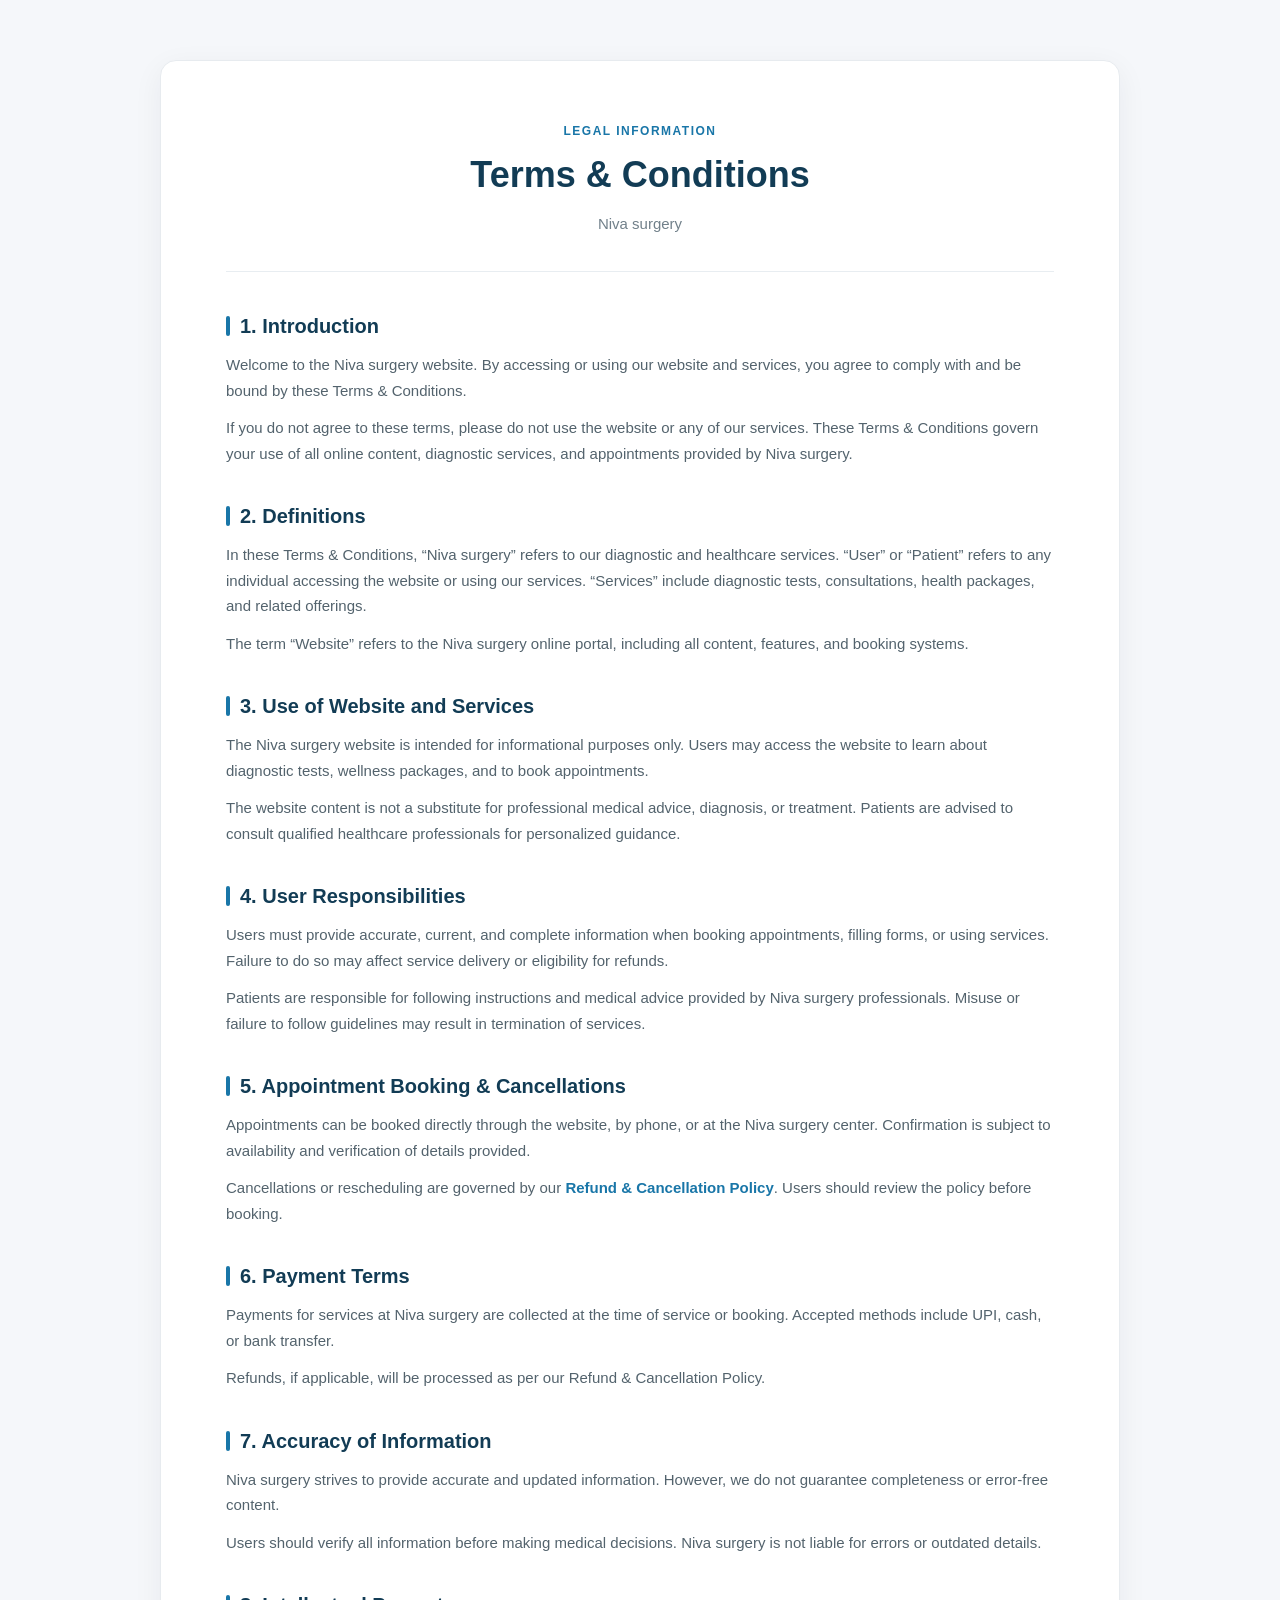
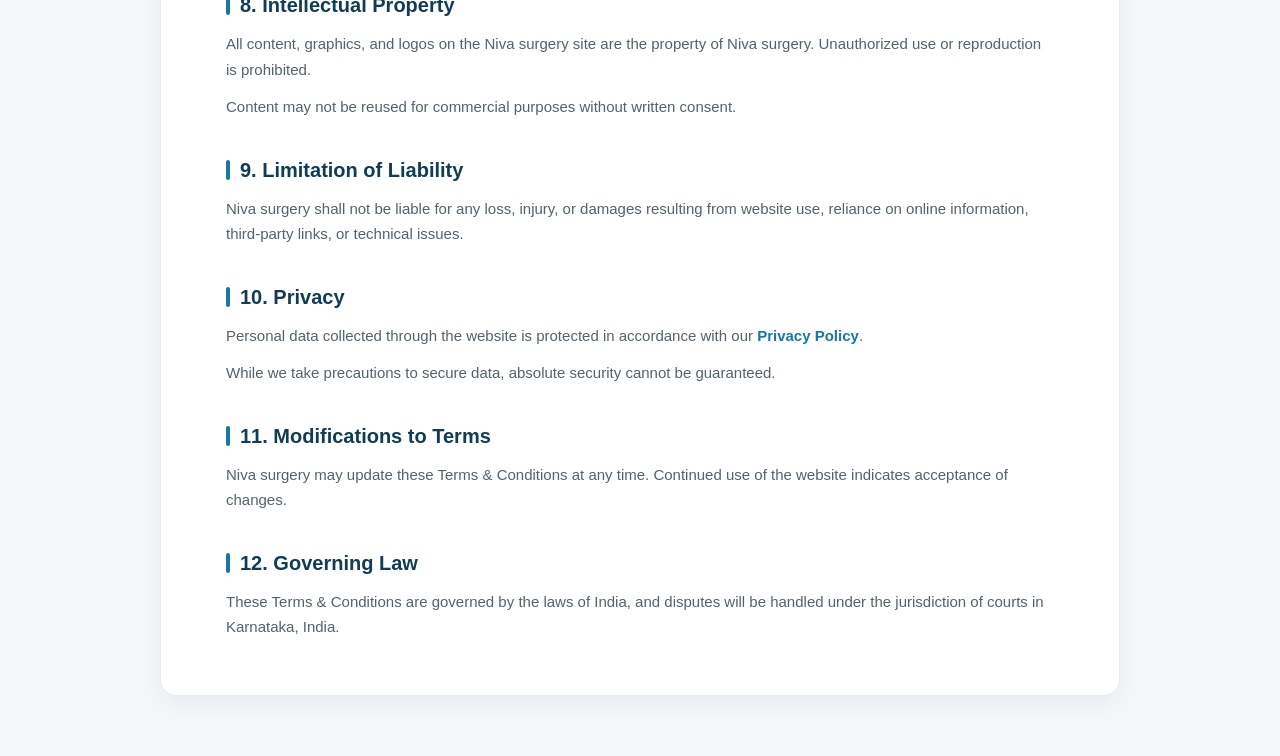
<file: terms.html>
<!DOCTYPE html>
<html lang="en">
<head>
  <meta charset="UTF-8">
  <meta name="viewport" content="width=device-width, initial-scale=1.0">

  <title>Terms & Conditions - Niva Surgery</title>

  <style>
    * {
      box-sizing: border-box;
    }

    html {
      scroll-behavior: smooth;
    }

    body {
      margin: 0;
      padding: 0;
      font-family: Arial, Helvetica, sans-serif;
      background: #f5f7fa;
      color: #263238;
      line-height: 1.7;
    }

    .terms-page {
      width: 100%;
      padding: 60px 20px;
    }

    .terms-container {
      width: 100%;
      max-width: 960px;
      margin: 0 auto;
      background: #ffffff;
      border: 1px solid #e7ebef;
      border-radius: 16px;
      padding: 55px 65px;
      box-shadow: 0 8px 30px rgba(15, 35, 55, 0.06);
    }

    /* Header */

    .terms-header {
      text-align: center;
      padding-bottom: 35px;
      margin-bottom: 40px;
      border-bottom: 1px solid #e8edf1;
    }

    .terms-label {
      display: inline-block;
      margin-bottom: 12px;
      font-size: 12px;
      font-weight: 700;
      letter-spacing: 1.5px;
      text-transform: uppercase;
      color: #1976a8;
    }

    .terms-header h1 {
      margin: 0;
      color: #123c55;
      font-size: 36px;
      line-height: 1.2;
      font-weight: 700;
    }

    .terms-header p {
      margin: 14px 0 0;
      color: #71808a;
      font-size: 15px;
    }

    /* Sections */

    .terms-section {
      margin-bottom: 36px;
    }

    .terms-section:last-child {
      margin-bottom: 0;
    }

    .terms-section h2 {
      margin: 0 0 12px;
      color: #123c55;
      font-size: 20px;
      line-height: 1.4;
      font-weight: 700;
    }

    .terms-section h2::before {
      content: "";
      display: inline-block;
      width: 4px;
      height: 20px;
      margin-right: 10px;
      vertical-align: -3px;
      background: #1976a8;
      border-radius: 3px;
    }

    .terms-section p {
      margin: 0 0 12px;
      color: #53636d;
      font-size: 15px;
    }

    .terms-section p:last-child {
      margin-bottom: 0;
    }

    .terms-section strong {
      color: #263f4d;
    }

    .terms-section a {
      color: #1976a8;
      font-weight: 600;
      text-decoration: none;
    }

    .terms-section a:hover {
      text-decoration: underline;
    }

    /* Responsive */

    @media (max-width: 700px) {

      .terms-page {
        padding: 25px 14px;
      }

      .terms-container {
        padding: 32px 22px;
        border-radius: 12px;
      }

      .terms-header {
        padding-bottom: 25px;
        margin-bottom: 30px;
      }

      .terms-header h1 {
        font-size: 28px;
      }

      .terms-header p {
        font-size: 14px;
      }

      .terms-section {
        margin-bottom: 30px;
      }

      .terms-section h2 {
        font-size: 18px;
      }

      .terms-section p {
        font-size: 14px;
        line-height: 1.65;
      }
    }
  </style>
</head>

<body>

  <main class="terms-page">

    <div class="terms-container">

      <!-- Page Header -->
      <header class="terms-header">
        <span class="terms-label">Legal Information</span>

        <h1>Terms &amp; Conditions</h1>

        <p>Niva surgery</p>
      </header>


      <!-- 1 -->
      <section class="terms-section">

        <h2>1. Introduction</h2>

        <p>
          Welcome to the Niva surgery website. By accessing or using our website and services, you agree to comply with and be bound by these Terms &amp; Conditions.
        </p>

        <p>
          If you do not agree to these terms, please do not use the website or any of our services. These Terms &amp; Conditions govern your use of all online content, diagnostic services, and appointments provided by Niva surgery.
        </p>

      </section>


      <!-- 2 -->
      <section class="terms-section">

        <h2>2. Definitions</h2>

        <p>
          In these Terms &amp; Conditions, “Niva surgery” refers to our diagnostic and healthcare services. “User” or “Patient” refers to any individual accessing the website or using our services. “Services” include diagnostic tests, consultations, health packages, and related offerings.
        </p>

        <p>
          The term “Website” refers to the Niva surgery online portal, including all content, features, and booking systems.
        </p>

      </section>


      <!-- 3 -->
      <section class="terms-section">

        <h2>3. Use of Website and Services</h2>

        <p>
          The Niva surgery website is intended for informational purposes only. Users may access the website to learn about diagnostic tests, wellness packages, and to book appointments.
        </p>

        <p>
          The website content is not a substitute for professional medical advice, diagnosis, or treatment. Patients are advised to consult qualified healthcare professionals for personalized guidance.
        </p>

      </section>


      <!-- 4 -->
      <section class="terms-section">

        <h2>4. User Responsibilities</h2>

        <p>
          Users must provide accurate, current, and complete information when booking appointments, filling forms, or using services. Failure to do so may affect service delivery or eligibility for refunds.
        </p>

        <p>
          Patients are responsible for following instructions and medical advice provided by Niva surgery professionals. Misuse or failure to follow guidelines may result in termination of services.
        </p>

      </section>


      <!-- 5 -->
      <section class="terms-section">

        <h2>5. Appointment Booking &amp; Cancellations</h2>

        <p>
          Appointments can be booked directly through the website, by phone, or at the Niva surgery center. Confirmation is subject to availability and verification of details provided.
        </p>

        <p>
          Cancellations or rescheduling are governed by our
          <a href="refund-policy.html">Refund &amp; Cancellation Policy</a>.
          Users should review the policy before booking.
        </p>

      </section>


      <!-- 6 -->
      <section class="terms-section">

        <h2>6. Payment Terms</h2>

        <p>
          Payments for services at Niva surgery are collected at the time of service or booking. Accepted methods include UPI, cash, or bank transfer.
        </p>

        <p>
          Refunds, if applicable, will be processed as per our Refund &amp; Cancellation Policy.
        </p>

      </section>


      <!-- 7 -->
      <section class="terms-section">

        <h2>7. Accuracy of Information</h2>

        <p>
          Niva surgery strives to provide accurate and updated information. However, we do not guarantee completeness or error-free content.
        </p>

        <p>
          Users should verify all information before making medical decisions. Niva surgery is not liable for errors or outdated details.
        </p>

      </section>


      <!-- 8 -->
      <section class="terms-section">

        <h2>8. Intellectual Property</h2>

        <p>
          All content, graphics, and logos on the Niva surgery site are the property of Niva surgery. Unauthorized use or reproduction is prohibited.
        </p>

        <p>
          Content may not be reused for commercial purposes without written consent.
        </p>

      </section>


      <!-- 9 -->
      <section class="terms-section">

        <h2>9. Limitation of Liability</h2>

        <p>
          Niva surgery shall not be liable for any loss, injury, or damages resulting from website use, reliance on online information, third-party links, or technical issues.
        </p>

      </section>


      <!-- 10 -->
      <section class="terms-section">

        <h2>10. Privacy</h2>

        <p>
          Personal data collected through the website is protected in accordance with our
          <a href="privacy-policy.html">Privacy Policy</a>.
        </p>

        <p>
          While we take precautions to secure data, absolute security cannot be guaranteed.
        </p>

      </section>


      <!-- 11 -->
      <section class="terms-section">

        <h2>11. Modifications to Terms</h2>

        <p>
          Niva surgery may update these Terms &amp; Conditions at any time. Continued use of the website indicates acceptance of changes.
        </p>

      </section>


      <!-- 12 -->
      <section class="terms-section">

        <h2>12. Governing Law</h2>

        <p>
          These Terms &amp; Conditions are governed by the laws of India, and disputes will be handled under the jurisdiction of courts in Karnataka, India.
        </p>

      </section>

    </div>

  </main>

</body>
</html>
</file>
<file: css/style.css>
/* =========================================================
   NIVA SURGERY — PREMIUM HEADER
========================================================= */
header {
  width: 100%;
  position: sticky;
  top: 0;
  z-index: 1000;
  background: #ffffff;
  border-bottom: 1px solid #e7eef0;
  box-shadow: 0 3px 18px rgba(20, 65, 72, 0.05);
}


/* =========================================================
   DESKTOP HEADER
========================================================= */

.desktop-header {
  width: 100%;
  min-height: 78px;
  padding: 0 46px;
  display: flex;
  align-items: center;
  justify-content: space-between;
  box-sizing: border-box;
}


/* =========================================================
   LEFT SIDE
========================================================= */

.logo-location {
  display: flex;
  align-items: center;
  gap: 46px;
}


/* =========================================================
   PREMIUM LOGO
========================================================= */

.logo-section {
  display: flex;
  align-items: center;
}

.lab-name {
  display: flex;
  align-items: baseline;
  gap: 8px;
  white-space: nowrap;
  line-height: 1;
}


/* NIVA */

.niva {
  font-family: Arial, Helvetica, sans-serif;
  font-size: 30px;
  font-weight: 800;
  letter-spacing: -1.4px;
  line-height: 1;

  background: linear-gradient(90deg, #4FB6FF, #FF6F9F);
  -webkit-background-clip: text;
  -webkit-text-fill-color: transparent;
  background-clip: text;
}


/* SURGERY */

.healthcare {
  position: relative;
  font-family: Arial, Helvetica, sans-serif;
  font-size: 17px;
  font-weight: 700;
  letter-spacing: 0.2px;
  line-height: 1;
  color: #10a6a0;
}


/* SMALL ACCENT UNDER SURGERY */

.healthcare::after {
  content: "";
  position: absolute;
  left: 0;
  bottom: -6px;
  width: 24px;
  height: 2px;
  border-radius: 20px;
  background: linear-gradient(
    90deg,
    #10a6a0,
    #42c6a5
  );
}


/* =========================================================
   LOCATION
========================================================= */

.location-trigger {
  position: relative;
  display: flex;
  flex-direction: column;
  gap: 5px;
  min-width: 135px;
  padding-left: 16px;
  border-left: 1px solid #e1eaec;
  cursor: pointer;
  user-select: none;
  transition: border-color 0.2s ease;
}

.location-trigger:hover {
  border-left-color: #10a6a0;
}

.location-trigger .label {
  font-size: 9px;
  line-height: 1;
  font-weight: 700;
  color: #829197;
  text-transform: uppercase;
  letter-spacing: 1px;
}

.location-trigger .city {
  display: flex;
  align-items: center;
  gap: 7px;
  font-size: 13px;
  line-height: 1;
  font-weight: 650;
  color: #263f45;
}

.location-icon {
  color: #10a6a0;
  font-size: 13px;
}

.chevron {
  font-size: 8px;
  color: #829197;
  margin-left: 2px;
}


/* =========================================================
   RIGHT NAVIGATION
========================================================= */

.header-actions {
  display: flex;
  align-items: center;
  gap: 5px;
}

.header-item {
  position: relative;
  min-width: 86px;
  height: 50px;
  padding: 0 13px;
  display: flex;
  align-items: center;
  justify-content: center;
  gap: 8px;
  box-sizing: border-box;

  color: #53666c;
  background: transparent;

  text-decoration: none;
  font-size: 12px;
  font-weight: 650;

  border: 1px solid transparent;
  border-radius: 11px;

  cursor: pointer;

  transition:
    color 0.2s ease,
    background 0.2s ease,
    border-color 0.2s ease,
    transform 0.2s ease;
}

.header-item:hover {
  color: #078f8b;
  background: #effaf8;
  border-color: #d9efec;
  transform: translateY(-1px);
}

.header-icon {
  font-size: 14px;
  color: #10a6a0;
  transition: color 0.2s ease;
}

.header-item:hover .header-icon {
  color: #087e7a;
}

.header-text {
  white-space: nowrap;
}


/* =========================================================
   SURGERY MENU
========================================================= */

.surgery-menu {
  position: relative;
}

.surgery-menu-trigger {
  height: 100%;
  display: flex;
  align-items: center;
  justify-content: center;
  gap: 8px;
}

.surgery-chevron {
  font-size: 8px;
  color: #829197;
  transition:
    transform 0.2s ease,
    color 0.2s ease;
}

.surgery-menu:hover .surgery-chevron {
  color: #078f8b;
  transform: rotate(180deg);
}


/* =========================================================
   SURGERY DROPDOWN
========================================================= */

.surgery-dropdown {
  position: absolute;
  top: calc(100% + 13px);
  right: -28px;

  width: 385px;
  padding: 17px;

  background: #ffffff;

  border: 1px solid #dfeaec;
  border-radius: 16px;

  box-shadow:
    0 24px 60px rgba(20, 65, 72, 0.16),
    0 5px 18px rgba(20, 65, 72, 0.06);

  opacity: 0;
  visibility: hidden;
  transform: translateY(10px) scale(0.98);

  transition:
    opacity 0.2s ease,
    visibility 0.2s ease,
    transform 0.2s ease;
}


/* DROPDOWN TOP ACCENT */

.surgery-dropdown::after {
  content: "";
  position: absolute;
  top: 0;
  left: 18px;
  right: 18px;
  height: 3px;

  border-radius: 0 0 10px 10px;

  background: linear-gradient(
    90deg,
    #087f83,
    #10a6a0,
    #4bc8a4
  );
}


/* HOVER BRIDGE */

.surgery-dropdown::before {
  content: "";
  position: absolute;
  top: -14px;
  left: 0;
  right: 0;
  height: 14px;
}


/* SHOW */

.surgery-menu:hover .surgery-dropdown {
  opacity: 1;
  visibility: visible;
  transform: translateY(0) scale(1);
}


/* =========================================================
   DROPDOWN HEADER
========================================================= */

.surgery-dropdown-header {
  padding: 3px 6px 15px;
  border-bottom: 1px solid #edf2f3;
}

.dropdown-title {
  display: block;
  font-size: 15px;
  font-weight: 750;
  color: #173f46;
}

.dropdown-subtitle {
  display: block;
  margin-top: 5px;
  font-size: 11px;
  line-height: 1.4;
  color: #87979c;
}


/* =========================================================
   SURGERY LIST
========================================================= */

.surgery-dropdown-list {
  display: flex;
  flex-direction: column;
  padding-top: 7px;
}


/* ITEM */

.surgery-dropdown-item {
  min-height: 59px;
  padding: 8px 7px;

  display: flex;
  align-items: center;
  gap: 12px;

  box-sizing: border-box;

  border-radius: 11px;

  text-decoration: none;

  transition:
    background 0.18s ease,
    transform 0.18s ease;
}

.surgery-dropdown-item:hover {
  background: linear-gradient(
    90deg,
    #f0faf8,
    #f8fcfc
  );

  transform: translateX(2px);
}


/* =========================================================
   SURGERY ICON
========================================================= */

.surgery-dropdown-icon {
  width: 38px;
  height: 38px;
  flex: 0 0 38px;

  display: flex;
  align-items: center;
  justify-content: center;

  border-radius: 11px;

  background: linear-gradient(
    145deg,
    #e7f8f5,
    #f3fbfa
  );

  border: 1px solid #d9efeb;

  color: #0c9690;

  font-size: 14px;

  transition:
    background 0.18s ease,
    color 0.18s ease;
}

.surgery-dropdown-item:hover .surgery-dropdown-icon {
  background: linear-gradient(
    145deg,
    #0d9b95,
    #16b3a6
  );

  color: #ffffff;
}


/* =========================================================
   SURGERY CONTENT
========================================================= */

.surgery-dropdown-content {
  flex: 1;
  min-width: 0;
}

.surgery-dropdown-content strong {
  display: block;

  font-size: 12.5px;
  font-weight: 700;
  line-height: 1.3;

  color: #253f45;
}

.surgery-dropdown-content small {
  display: block;

  margin-top: 4px;

  font-size: 10px;
  line-height: 1.3;

  color: #89989d;
}


/* =========================================================
   ARROW
========================================================= */

.surgery-arrow {
  flex: 0 0 auto;

  font-size: 8px;
  color: #a5b1b5;

  transition:
    transform 0.18s ease,
    color 0.18s ease;
}

.surgery-dropdown-item:hover .surgery-arrow {
  color: #0a9690;
  transform: translateX(4px);
}


/* =========================================================
   VIEW ALL
========================================================= */

.view-all-surgeries {
  margin-top: 7px;
  padding: 13px 7px 4px;

  display: flex;
  align-items: center;
  justify-content: space-between;

  border-top: 1px solid #eaf0f1;

  color: #087f83;

  text-decoration: none;

  font-size: 11.5px;
  font-weight: 700;
}

.view-all-surgeries span {
  display: flex;
  align-items: center;
  gap: 8px;
}

.view-all-surgeries span i {
  font-size: 11px;
}

.view-all-surgeries > i {
  font-size: 9px;

  transition:
    transform 0.18s ease;
}

.view-all-surgeries:hover > i {
  transform: translateX(4px);
}


/* =========================================================
   MOBILE HEADER
========================================================= */

.mobile-header {
  display: none;
}


/* =========================================================
   MOBILE
========================================================= */

@media (max-width: 768px) {

  .desktop-header {
    display: none;
  }

  .mobile-header {
    min-height: 68px;
    padding: 0 18px;

    display: flex;
    align-items: center;
    justify-content: space-between;

    box-sizing: border-box;

    background: #ffffff;
  }

  /* MOBILE LOGO */

  .mobile-header .lab-name {
    gap: 6px;
  }

  .mobile-header .niva {
    font-size: 24px;
    letter-spacing: -1px;
  }

  .mobile-header .healthcare {
    font-size: 14px;
  }

  .mobile-header .healthcare::after {
    bottom: -5px;
    width: 20px;
  }


  /* MOBILE LOCATION */

  .location-section {
    display: flex;
    align-items: center;
    gap: 9px;

    padding: 7px 10px;

    border: 1px solid #e1eeee;
    border-radius: 10px;

    background: #f7fbfb;

    cursor: pointer;
  }

  .location-section .location-icon {
    color: #0c9993;
    font-size: 13px;
  }

  .location-info {
    display: flex;
    flex-direction: column;
    gap: 3px;
  }

  .location-info .label {
    font-size: 8px;
    line-height: 1;
    font-weight: 700;
    color: #87979c;
    text-transform: uppercase;
    letter-spacing: 0.6px;
  }

  .location-info .city {
    display: flex;
    align-items: center;
    gap: 5px;

    font-size: 11px;
    line-height: 1;
    font-weight: 700;

    color: #263f45;
  }

  .location-info .chevron {
    font-size: 7px;
  }


  /* HIDE DESKTOP DROPDOWN ON MOBILE */

  .surgery-dropdown {
    display: none !important;
  }

}


/* =========================================================
   NIVA SURGERY — MODERN HERO SLIDER
========================================================= */

.niva-hero-slider {
  position: relative;
  width: 90%;
  max-width: 980px;
  height: 340px;
  margin: 30px auto;
  overflow: hidden;
  border: 1px solid #dfeceb;
  border-radius: 18px;
  background: linear-gradient(
    105deg,
    #f1faf8 0%,
    #ffffff 55%,
    #f0faf8 100%
  );
  box-shadow: 0 12px 35px rgba(19, 66, 71, 0.08);
}

/* =========================================================
   TRACK
========================================================= */

.niva-hero-track {
  position: relative;
  width: 100%;
  height: 100%;
}


/* =========================================================
   SLIDE
========================================================= */

.niva-hero-slide {
  position: absolute;
  inset: 0;

  width: 100%;
  height: 100%;

  padding: 0 70px;

  display: flex;
  align-items: center;
  justify-content: space-between;
  gap: 50px;

  box-sizing: border-box;

  opacity: 0;
  visibility: hidden;

  transform: translateX(25px);

  transition:
    opacity 0.7s ease,
    transform 0.7s ease,
    visibility 0.7s ease;
}

.niva-hero-slide.active {
  opacity: 1;
  visibility: visible;
  transform: translateX(0);
}


/* =========================================================
   TEXT
========================================================= */

.niva-hero-info {
  max-width: 720px;
}

.niva-hero-tag {
  display: inline-flex;
  align-items: center;
  gap: 7px;

  padding: 7px 12px;

  border: 1px solid #cfe8e5;
  border-radius: 30px;

  background: #f7fcfb;

  color: #078b85;

  font-size: 10px;
  font-weight: 700;
}

.niva-hero-tag i {
  font-size: 11px;
}


.niva-hero-info h1,
.niva-hero-info h2 {
  margin: 13px 0 9px;

  color: #173f46;

  font-size: 34px;
  line-height: 1.12;

  font-weight: 800;
  letter-spacing: -1.1px;
}

.niva-hero-info h1 span,
.niva-hero-info h2 span {
  color: #078f89;
}


.niva-hero-info p {
  max-width: 620px;

  margin: 0;

  color: #687a7f;

  font-size: 12px;
  line-height: 1.7;
}


/* =========================================================
   META
========================================================= */

.niva-hero-meta {
  display: flex;
  align-items: center;
  gap: 8px;

  margin-top: 17px;
}

.niva-hero-meta span {
  display: inline-flex;
  align-items: center;
  gap: 6px;

  padding: 7px 10px;

  border: 1px solid #e0eceb;
  border-radius: 7px;

  background: rgba(255,255,255,0.85);

  color: #4e6469;

  font-size: 9.5px;
  font-weight: 650;
}

.niva-hero-meta i {
  color: #07958e;
}


/* =========================================================
   RIGHT SIDE
========================================================= */

.niva-hero-side {
  min-width: 190px;

  display: flex;
  align-items: center;
  gap: 13px;

  padding: 15px 18px;

  border-left: 1px solid #d9e9e7;
}

.niva-hero-side-icon {
  width: 48px;
  height: 48px;

  flex: 0 0 48px;

  display: flex;
  align-items: center;
  justify-content: center;

  border-radius: 12px;

  background: #e7f7f4;

  color: #07968f;

  font-size: 20px;
}

.niva-hero-side strong,
.niva-hero-side span {
  display: block;
}

.niva-hero-side strong {
  color: #173f46;

  font-size: 19px;
  font-weight: 800;
  letter-spacing: 1px;
}

.niva-hero-side span {
  margin-top: 3px;

  color: #789095;

  font-size: 8px;
  font-weight: 700;
  letter-spacing: 1.5px;
}


/* =========================================================
   AUTO SLIDE PROGRESS
========================================================= */

.niva-hero-indicator {
  position: absolute;

  left: 70px;
  right: 70px;
  bottom: 0;

  height: 2px;

  background: #dceceb;
}

.niva-hero-progress {
  display: block;

  width: 0;
  height: 100%;

  background: #07958e;

  animation: nivaHeroProgress 5s linear infinite;
}

@keyframes nivaHeroProgress {
  from {
    width: 0;
  }

  to {
    width: 100%;
  }
}


/* =========================================================
   MOBILE
========================================================= */

@media (max-width: 768px) {

  .niva-hero-slider {
    width: calc(100% - 24px);
    height: 310px;

    margin: 15px auto;

    border-radius: 15px;
  }

  .niva-hero-slide {
    padding: 25px 28px 30px;

    display: flex;
    align-items: center;
  }

  .niva-hero-info {
    width: 100%;
  }

  .niva-hero-info h1,
  .niva-hero-info h2 {
    font-size: 27px;
    letter-spacing: -0.7px;
  }

  .niva-hero-info p {
    font-size: 11px;
    line-height: 1.65;
  }

  .niva-hero-meta {
    flex-wrap: wrap;
  }

  .niva-hero-meta span {
    font-size: 9px;
  }

  .niva-hero-side {
    display: none;
  }

  .niva-hero-indicator {
    left: 28px;
    right: 28px;
  }
}



/* =========================================================
   NIVA SURGERY — FEATURED SURGERIES
========================================================= */

.niva-featured-surgeries {
  width: min(1240px, calc(100% - 64px));
  margin: 55px auto;
}


/* =========================================================
   HEADING
========================================================= */

.niva-surgery-heading {
  display: flex;
  flex-direction: column;
  align-items: center;
  justify-content: center;
  gap: 0;
  text-align: center;
  margin: 0 auto 42px;
  max-width: 760px;
}

.niva-surgery-eyebrow {
  display: inline-flex;
  align-items: center;
  justify-content: center;
  gap: 7px;
  color: #078f89;
  font-size: 10px;
  font-weight: 750;
  letter-spacing: 0.5px;
  text-transform: uppercase;
}

.niva-surgery-eyebrow i {
  font-size: 11px;
}

.niva-surgery-heading h2 {
  margin: 8px 0 10px;
  color: #173f46;
  font-size: 30px;
  line-height: 1.15;
  letter-spacing: -0.7px;
  font-weight: 800;
}

.niva-surgery-heading p {
  max-width: 620px;
  margin: 0 auto;
  color: #718186;
  font-size: 13px;
  line-height: 1.7;
}
/* VIEW ALL - BELOW SLIDER */

.niva-surgery-view-all {
  display: flex;
  align-items: center;
  justify-content: flex-end;
  gap: 8px;

  width: 100%;
  margin-top: 14px;
  padding-right: 4px;

  color: #078f89;
  font-size: 11px;
  font-weight: 700;
  text-decoration: none;
}

.niva-surgery-view-all i {
  font-size: 9px;
  transition: transform 0.2s ease;
}

.niva-surgery-view-all:hover i {
  transform: translateX(4px);
}


/* =========================================================
   SLIDER
========================================================= */

.niva-surgery-slider {
  position: relative;
  overflow: hidden;
}

.niva-surgery-track {
  display: flex;
  gap: 18px;

  transition: transform .5s cubic-bezier(.22,.61,.36,1);
}


/* =========================================================
   CARD
========================================================= */

.niva-surgery-item {
  min-width: calc((100% - 36px) / 3);

  overflow: hidden;

  border: 1px solid #e2eceb;
  border-radius: 14px;

  background: #ffffff;

  transition:
    transform .25s ease,
    box-shadow .25s ease,
    border-color .25s ease;
}

.niva-surgery-item:hover {
  transform: translateY(-3px);

  border-color: #cde4e1;

  box-shadow:
    0 14px 32px rgba(20, 65, 70, .09);
}


/* =========================================================
   IMAGE
========================================================= */

.niva-surgery-image {
  position: relative;

  height: 155px;

  overflow: hidden;

  background: #edf6f5;
}

.niva-surgery-image img {
  width: 100%;
  height: 100%;

  display: block;

  object-fit: cover;

  transition: transform .45s ease;
}

.niva-surgery-item:hover .niva-surgery-image img {
  transform: scale(1.035);
}


/* NUMBER */

.niva-surgery-number {
  position: absolute;
  top: 12px;
  left: 12px;

  padding: 5px 8px;

  border: 1px solid rgba(255,255,255,.6);
  border-radius: 6px;

  background: rgba(255,255,255,.9);

  color: #173f46;

  font-size: 9px;
  font-weight: 800;
}


/* =========================================================
   CONTENT
========================================================= */

.niva-surgery-details {
  padding: 17px 18px 18px;
}

.niva-surgery-category {
  color: #078f89;

  font-size: 9px;
  font-weight: 750;

  text-transform: uppercase;
  letter-spacing: .7px;
}

.niva-surgery-details h3 {
  margin: 6px 0 7px;

  color: #203e44;

  font-size: 17px;
  line-height: 1.25;

  font-weight: 750;
}

.niva-surgery-details p {
  min-height: 50px;

  margin: 0;

  color: #758489;

  font-size: 10.5px;
  line-height: 1.6;
}


/* =========================================================
   BOOK BUTTON
========================================================= */

.niva-surgery-book {
  display: inline-flex;
  align-items: center;
  gap: 8px;

  margin-top: 13px;
  padding: 8px 11px;

  border: 0;
  border-radius: 7px;

  background: #edf8f6;

  color: #078b85;

  font-family: inherit;
  font-size: 10px;
  font-weight: 700;

  cursor: pointer;

  transition:
    background .2s ease,
    color .2s ease;
}

.niva-surgery-book i {
  font-size: 8px;

  transition: transform .2s ease;
}

.niva-surgery-book:hover {
  background: #078f89;
  color: #ffffff;
}

.niva-surgery-book:hover i {
  transform: translateX(3px);
}


/* =========================================================
   CONTROLS
========================================================= */

.niva-surgery-controls {
  display: flex;
  align-items: center;
  justify-content: flex-end;

  gap: 10px;

  margin-top: 18px;
}

.niva-surgery-prev,
.niva-surgery-next {
  width: 32px;
  height: 32px;

  display: flex;
  align-items: center;
  justify-content: center;

  border: 1px solid #dce9e7;
  border-radius: 50%;

  background: #ffffff;

  color: #557075;

  cursor: pointer;

  transition:
    background .2s ease,
    color .2s ease;
}

.niva-surgery-prev:hover,
.niva-surgery-next:hover {
  background: #078f89;
  color: #ffffff;
}

.niva-surgery-prev i,
.niva-surgery-next i {
  font-size: 9px;
}


/* PROGRESS */

.niva-surgery-progress {
  width: 90px;
  height: 3px;

  overflow: hidden;

  border-radius: 5px;

  background: #e2eceb;
}

.niva-surgery-progress span {
  display: block;

  width: 33%;
  height: 100%;

  border-radius: 5px;

  background: #078f89;

  transition: transform .4s ease;
}


/* =========================================================
   MOBILE
========================================================= */

@media (max-width: 768px) {

  .niva-featured-surgeries {
    width: calc(100% - 28px);
    margin: 40px auto;
  }

  .niva-surgery-heading {
    align-items: flex-start;
    flex-direction: column;
    gap: 10px;
  }

  .niva-surgery-heading h2 {
    font-size: 24px;
  }

  .niva-surgery-heading p {
    font-size: 11px;
  }

  .niva-surgery-item {
    min-width: 100%;
  }

.niva-surgery-image {
  height: auto;
  max-height: 190px;
  min-height: 0;
  overflow: hidden;
  display: flex;
  align-items: center;
  justify-content: center;
  background: #edf6f5;
}

.niva-surgery-image img {
  width: 100%;
  height: auto;
  max-height: 190px;
  display: block;
  object-fit: contain;
}

  .niva-surgery-details h3 {
    font-size: 18px;
  }

  .niva-surgery-controls {
    justify-content: space-between;
  }

}


/* =========================================================
   NIVA SURGERY — SURGICAL TRUST SLIDER
========================================================= */

.niva-surgical-trust {
  width: min(1120px, calc(100% - 64px));
  height: 190px;

  margin: 34px auto;

  overflow: hidden;

  border: 1px solid #e1eceb;
  border-radius: 14px;

  background: #ffffff;

  box-shadow: 0 8px 25px rgba(22, 65, 70, 0.06);
}


/* =========================================================
   TRACK
========================================================= */

.niva-trust-track {
  position: relative;

  width: 100%;
  height: 100%;
}


/* =========================================================
   SLIDE
========================================================= */

.niva-trust-slide {
  position: absolute;
  inset: 0;

  width: 100%;
  height: 100%;

  display: flex;
  align-items: stretch;

  background: #ffffff;

  opacity: 0;
  visibility: hidden;

  transform: translateY(35px);

  transition:
    opacity .65s ease,
    transform .65s ease,
    visibility .65s ease;
}

.niva-trust-slide.active {
  opacity: 1;
  visibility: visible;

  transform: translateY(0);
}


/* =========================================================
   IMAGE
========================================================= */

.niva-trust-image {
  width: 34%;
  min-width: 34%;

  overflow: hidden;

  background: #edf5f4;
}

.niva-trust-image img {
  width: 100%;
  height: 100%;

  display: block;

  object-fit: cover;

  transition: transform .7s ease;
}

.niva-trust-slide.active .niva-trust-image img {
  transform: scale(1.02);
}


/* =========================================================
   CONTENT
========================================================= */

.niva-trust-content {
  flex: 0 0 38%;
  display: flex;
  flex-direction: column;
  justify-content: center;

  padding: 25px 30px;
}

.niva-trust-label {
  margin-bottom: 7px;
  color: #078f89;
  font-size: 9px;
  font-weight: 750;
  letter-spacing: .8px;
  text-transform: uppercase;
}

.niva-trust-content h3 {
  margin: 0 0 8px;
  color: #173f46;
  font-size: 22px;
  line-height: 1.2;
  font-weight: 800;
  letter-spacing: -.5px;
}

.niva-trust-text,
.niva-trust-content p {
  max-width: 480px;
  margin: 0;
  color: #718186;
  font-size: 11px;
  line-height: 1.7;
}
/* =========================================================
   BOTTOM LABEL
========================================================= */

.niva-trust-bottom {
  margin-top: 13px;

  color: #4d666b;

  font-size: 9px;
  font-weight: 650;
}


/* =========================================================
   MOBILE
========================================================= */

@media (max-width: 768px) {

  .niva-surgical-trust {
    width: calc(100% - 28px);
    height: 260px;

    margin: 28px auto;

    border-radius: 13px;
  }

  .niva-trust-slide {
    flex-direction: column;
  }

  .niva-trust-image {
    width: 100%;
    min-width: 100%;
    height: 115px;
  }

  .niva-trust-content {
    padding: 17px 18px;
  }

  .niva-trust-content h3 {
    font-size: 18px;
  }

  .niva-trust-content p {
    font-size: 10px;
    line-height: 1.6;
  }

}


/* =========================================================
   NIVA SURGERY — PATIENT CARE PATH
========================================================= */

.niva-care-path {
  width: min(1180px, calc(100% - 64px));
  margin: 75px auto;
}


/* =========================================================
   INTRO
========================================================= */

.niva-care-intro {
  max-width: 720px;
  margin-bottom: 38px;
}

.niva-care-kicker {
  display: inline-block;

  margin-bottom: 10px;

  color: #078f89;

  font-size: 11px;
  font-weight: 800;

  letter-spacing: 1px;
}

.niva-care-intro h2 {
  margin: 0 0 12px;

  color: #173f46;

  font-size: 32px;
  line-height: 1.2;

  font-weight: 800;

  letter-spacing: -.8px;
}

.niva-care-intro p {
  max-width: 650px;

  margin: 0;

  color: #687b80;

  font-size: 14px;
  line-height: 1.7;
}


/* =========================================================
   STEPS
========================================================= */

.niva-care-steps {
  display: grid;

  grid-template-columns: repeat(5, 1fr);

  border: 1px solid #dfeae8;
  border-radius: 18px;

  overflow: hidden;

  background: #ffffff;

  box-shadow:
    0 12px 35px rgba(24, 63, 69, .06);
}


/* =========================================================
   STEP
========================================================= */

.niva-care-step {
  position: relative;

  min-height: 265px;

  padding: 28px 24px;

  border-right: 1px solid #e5eeec;

  background: #ffffff;

  transition:
    background .25s ease,
    transform .25s ease;
}

.niva-care-step:last-child {
  border-right: 0;
}

.niva-care-step:hover {
  background: #f8fbfb;
}


/* =========================================================
   NUMBER
========================================================= */

.niva-care-number {
  width: 42px;
  height: 42px;

  display: flex;
  align-items: center;
  justify-content: center;

  margin-bottom: 35px;

  border-radius: 11px;

  background: #edf7f6;

  color: #078f89;

  font-size: 12px;
  font-weight: 800;
}


/* =========================================================
   STEP LABEL
========================================================= */

.niva-care-step-label {
  display: block;

  margin-bottom: 8px;

  color: #789095;

  font-size: 10px;
  font-weight: 700;

  letter-spacing: .3px;
}


/* =========================================================
   TITLE
========================================================= */

.niva-care-body h3 {
  margin: 0 0 11px;

  color: #1d3940;

  font-size: 19px;
  line-height: 1.3;

  font-weight: 750;

  letter-spacing: -.2px;
}


/* =========================================================
   DESCRIPTION
========================================================= */

.niva-care-body p {
  margin: 0;

  color: #687a7f;

  font-size: 12px;
  line-height: 1.7;
}


/* =========================================================
   SURGERY HIGHLIGHT
========================================================= */

.niva-care-highlight {
  background: #078f89;
}

.niva-care-highlight:hover {
  background: #078f89;
}

.niva-care-highlight .niva-care-number {
  background: rgba(255,255,255,.16);

  color: #ffffff;
}

.niva-care-highlight .niva-care-step-label {
  color: rgba(255,255,255,.72);
}

.niva-care-highlight .niva-care-body h3 {
  color: #ffffff;
}

.niva-care-highlight .niva-care-body p {
  color: rgba(255,255,255,.82);
}


/* =========================================================
   MOBILE
========================================================= */

@media (max-width: 768px) {

  .niva-care-path {
    width: calc(100% - 32px);
    margin: 50px auto;
  }

  .niva-care-intro {
    margin-bottom: 28px;
  }

  .niva-care-intro h2 {
    font-size: 26px;
  }

  .niva-care-intro p {
    font-size: 13px;
  }

  .niva-care-steps {
    display: block;

    border-radius: 16px;
  }

  .niva-care-step {
    min-height: auto;

    padding: 24px 22px;

    border-right: 0;
    border-bottom: 1px solid #e5eeec;
  }

  .niva-care-step:last-child {
    border-bottom: 0;
  }

  .niva-care-number {
    margin-bottom: 20px;
  }

  .niva-care-body h3 {
    font-size: 19px;
  }

  .niva-care-body p {
    font-size: 13px;
    line-height: 1.65;
  }

}


/* =========================================================
   NIVA SURGERY — COMPACT REVIEW STRIP
========================================================= */

.niva-review-strip {
  width: min(1180px, calc(100% - 64px));
  margin: 55px auto;

  display: grid;
  grid-template-columns: 1.55fr .75fr;

  gap: 22px;

  align-items: stretch;
}


/* =========================================================
   REVIEW SLIDER
========================================================= */

.niva-review-slider {
  overflow: hidden;

  border: 1px solid #e2eceb;
  border-radius: 14px;

  background: #f8fbfb;
}


.niva-review-track {
  display: flex;

  width: max-content;

  gap: 12px;

  padding: 12px;

  animation: nivaReviewMove 24s linear infinite;
}


/* =========================================================
   REVIEW CARD
========================================================= */

.niva-review-card {
  width: 245px;
  min-height: 155px;

  flex-shrink: 0;

  padding: 16px;

  box-sizing: border-box;

  border: 1px solid #e4eceb;
  border-radius: 11px;

  background: #ffffff;
}


.niva-review-top {
  display: flex;
  align-items: center;

  gap: 9px;
}

.niva-review-avatar {
  width: 34px;
  height: 34px;
  display: flex;
  align-items: center;
  justify-content: center;
  flex-shrink: 0;

  border-radius: 50%;
  background: #e9f6f5;
  color: #078f89;

  font-size: 19px;
  font-weight: 800;
  line-height: 1;

  text-align: center;
  padding-top: 10px;
  box-sizing: border-box;
}


.niva-review-top strong {
  display: block;

  color: #263e43;

  font-size: 11px;
}


.niva-review-top span {
  display: block;

  margin-top: 2px;

  color: #8a989b;

  font-size: 9px;
}


.niva-review-rating {
  margin-top: 9px;

  color: #f4a623;

  font-size: 11px;
  letter-spacing: 1px;
}


.niva-review-card p {
  margin: 7px 0 0;

  color: #68797d;

  font-size: 10.5px;
  line-height: 1.55;
}


/* =========================================================
   RIGHT ABOUT
========================================================= */

.niva-review-about {
  padding: 22px 24px;

  display: flex;
  flex-direction: column;
  justify-content: center;

  border-radius: 14px;

  background: #173f46;
}


.niva-review-about > span {
  margin-bottom: 7px;

  color: #65c9c2;

  font-size: 9px;
  font-weight: 800;

  letter-spacing: 1px;
}


.niva-review-about h2 {
  margin: 0 0 8px;

  color: #ffffff;

  font-size: 21px;
  line-height: 1.25;

  letter-spacing: -.3px;
}


.niva-review-about > p {
  margin: 0;

  color: rgba(255,255,255,.7);

  font-size: 10.5px;
  line-height: 1.6;
}


.niva-review-google {
  display: flex;
  align-items: center;
  gap: 10px;

  margin-top: 13px;
}


.niva-review-google strong {
  color: #ffffff;

  font-size: 10px;
}


.niva-review-google b {
  color: #f4b942;

  font-size: 10px;
  letter-spacing: 1px;
}


/* =========================================================
   AUTO SLIDE
========================================================= */

@keyframes nivaReviewMove {

  from {
    transform: translateX(0);
  }

  to {
    transform: translateX(-790px);
  }

}


/* =========================================================
   MOBILE
========================================================= */

@media (max-width: 768px) {

  .niva-review-strip {
    width: calc(100% - 28px);

    display: block;

    margin: 40px auto;
  }

  .niva-review-slider {
    width: 100%;
  }

  .niva-review-card {
    width: 235px;
  }

  .niva-review-about {
    margin-top: 12px;
  }

}

/* =========================================================
   NIVA SURGERY — FAQ
========================================================= */

.niva-surgery-faq {
  width: min(980px, calc(100% - 40px));
  margin: 75px auto;
}


/* =========================================================
   HEADING
========================================================= */

.niva-faq-heading {
  max-width: 650px;
  margin: 0 auto 34px;
  text-align: center;
}

.niva-faq-heading > span {
  display: block;
  margin-bottom: 9px;

  color: #078f89;

  font-size: 10px;
  font-weight: 800;

  letter-spacing: 1.2px;
}

.niva-faq-heading h2 {
  margin: 0 0 11px;

  color: #173f46;

  font-size: 31px;
  line-height: 1.2;
  font-weight: 800;

  letter-spacing: -.6px;
}

.niva-faq-heading p {
  margin: 0;

  color: #718185;

  font-size: 13px;
  line-height: 1.7;
}


/* =========================================================
   FAQ LIST
========================================================= */

.niva-faq-list {
  display: flex;
  flex-direction: column;
  gap: 9px;
}


/* =========================================================
   FAQ ITEM
========================================================= */

.niva-faq-item {
  overflow: hidden;

  border: 1px solid #e1ebe9;
  border-radius: 13px;

  background: #ffffff;

  transition:
    border-color .25s ease,
    box-shadow .25s ease;
}

.niva-faq-item.active {
  border-color: #b9dcd9;

  box-shadow: 0 8px 25px rgba(18, 74, 78, .06);
}


/* =========================================================
   QUESTION
========================================================= */

.niva-faq-question {
  width: 100%;
  min-height: 65px;

  padding: 10px 17px;

  display: flex;
  align-items: center;

  gap: 14px;

  border: 0;
  outline: 0;

  background: transparent;

  text-align: left;

  cursor: pointer;
}


/* NUMBER */

.niva-faq-number {
  width: 31px;
  height: 31px;

  flex: 0 0 31px;

  display: flex;
  align-items: center;
  justify-content: center;

  border-radius: 8px;

  background: #edf7f6;

  color: #078f89;

  font-size: 9px;
  font-weight: 800;
}


/* QUESTION */

.niva-faq-question strong {
  flex: 1;

  color: #263f44;

  font-size: 13px;
  line-height: 1.4;

  font-weight: 700;
}


/* =========================================================
   PLUS BUTTON
========================================================= */

.niva-faq-toggle {
  width: 29px;
  height: 29px;

  flex: 0 0 29px;

  display: flex;
  align-items: center;
  justify-content: center;

  border: 1px solid #dce8e6;
  border-radius: 50%;

  color: #078f89;

  font-size: 18px;
  font-weight: 400;

  transition:
    background .25s ease,
    color .25s ease,
    transform .25s ease;
}

.niva-faq-item.active .niva-faq-toggle {
  background: #078f89;

  color: #ffffff;

  transform: rotate(180deg);
}


/* =========================================================
   ANSWER — HIDDEN BY DEFAULT
========================================================= */

.niva-faq-answer {
  display: grid;

  grid-template-rows: 0fr;

  opacity: 0;

  transition:
    grid-template-rows .3s ease,
    opacity .2s ease;
}

.niva-faq-answer p {
  min-height: 0;

  overflow: hidden;

  margin: 0;

  padding: 0 61px;

  color: #687b80;

  font-size: 12px;
  line-height: 1.75;

  transition: padding .3s ease;
}


/* =========================================================
   OPEN ANSWER
========================================================= */

.niva-faq-item.active .niva-faq-answer {
  grid-template-rows: 1fr;

  opacity: 1;
}

.niva-faq-item.active .niva-faq-answer p {
  padding-bottom: 20px;
}


/* =========================================================
   MOBILE
========================================================= */

@media (max-width: 768px) {

  .niva-surgery-faq {
    width: calc(100% - 28px);
    margin: 50px auto;
  }


  .niva-faq-heading {
    margin-bottom: 25px;
  }


  .niva-faq-heading h2 {
    font-size: 26px;
  }


  .niva-faq-heading p {
    font-size: 12px;
  }


  .niva-faq-question {
    min-height: 61px;

    padding: 10px 13px;

    gap: 10px;
  }


  .niva-faq-number {
    width: 27px;
    height: 27px;

    flex-basis: 27px;
  }


  .niva-faq-question strong {
    font-size: 12px;
  }


  .niva-faq-toggle {
    width: 26px;
    height: 26px;

    flex-basis: 26px;

    font-size: 16px;
  }


  .niva-faq-answer p {
    padding: 0 50px;

    font-size: 11px;
    line-height: 1.7;
  }


  .niva-faq-item.active .niva-faq-answer p {
    padding-bottom: 18px;
  }

}


/* =========================================================
   NIVA SURGERY — FOOTER
========================================================= */

.niva-footer {
  margin-top: 70px;

  background: #102f35;

  color: #ffffff;
}


/* =========================================================
   MAIN FOOTER
========================================================= */

.niva-footer-main {
  width: min(1240px, calc(100% - 80px));
  margin: auto;

  padding: 58px 0 52px;

  display: grid;

  grid-template-columns:
    2fr
    1fr
    1fr
    1fr
    1fr;

  gap: 50px;
}


/* =========================================================
   BRAND
========================================================= */

.niva-footer-brand {
  max-width: 330px;
}


.niva-footer-logo {
  display: inline-flex;

  align-items: baseline;

  gap: 7px;

  text-decoration: none;
}


.niva-footer-name {
  font-family: Arial, Helvetica, sans-serif;

  font-size: 31px;
  font-weight: 800;

  letter-spacing: -1.5px;

  line-height: 1;

  background: linear-gradient(
    90deg,
    #4FB6FF,
    #FF6F9F
  );

  -webkit-background-clip: text;
  -webkit-text-fill-color: transparent;

  background-clip: text;
}


.niva-footer-type {
  color: #8bded9;

  font-size: 15px;
  font-weight: 600;

  letter-spacing: .2px;
}


.niva-footer-description {
  margin: 20px 0 24px;

  max-width: 310px;

  color: #a9c0c3;

  font-size: 12px;

  line-height: 1.75;
}


/* =========================================================
   SOCIAL
========================================================= */

.niva-footer-social {
  display: flex;

  align-items: center;

  gap: 9px;
}


.niva-footer-social a {
  width: 34px;
  height: 34px;

  display: flex;

  align-items: center;
  justify-content: center;

  border: 1px solid rgba(255,255,255,.12);

  border-radius: 9px;

  background: rgba(255,255,255,.04);

  transition:
    transform .2s ease,
    background .2s ease,
    border-color .2s ease;
}


.niva-footer-social a:hover {
  transform: translateY(-2px);

  background: rgba(255,255,255,.09);

  border-color: rgba(139,222,217,.45);
}


.niva-footer-social img {
  width: 20px;
  height: 20px;

  object-fit: contain;
}


/* =========================================================
   FOOTER COLUMNS
========================================================= */

.niva-footer-column {
  display: flex;

  flex-direction: column;

  align-items: flex-start;
}


.niva-footer-column h3 {
  margin: 3px 0 19px;

  color: #ffffff;

  font-size: 12px;

  font-weight: 700;

  letter-spacing: .2px;
}


.niva-footer-column a {
  margin-bottom: 11px;

  color: #9eb5b9;

  text-decoration: none;

  font-size: 11px;

  line-height: 1.4;

  transition:
    color .2s ease,
    transform .2s ease;
}


.niva-footer-column a:hover {
  color: #8bded9;

  transform: translateX(2px);
}


/* =========================================================
   SEO AREA
========================================================= */

.niva-footer-seo {
  width: min(1240px, calc(100% - 80px));
  margin: auto;

  padding: 27px 0 29px;

  display: grid;

  grid-template-columns: repeat(4, 1fr);

  gap: 35px;

  border-top: 1px solid rgba(255,255,255,.08);
}


.niva-footer-seo-item h3 {
  margin: 0 0 9px;

  color: #d8eeee;

  font-size: 11px;

  font-weight: 700;
}


.niva-footer-seo-item p {
  margin: 0;

  color: #809a9e;

  font-size: 10px;

  line-height: 1.7;
}


/* =========================================================
   BOTTOM
========================================================= */

.niva-footer-bottom {
  min-height: 58px;

  padding: 0 max(40px, calc((100% - 1240px) / 2));

  box-sizing: border-box;

  display: flex;

  align-items: center;

  justify-content: space-between;

  gap: 20px;

  border-top: 1px solid rgba(255,255,255,.08);
}


.niva-footer-bottom p {
  margin: 0;

  color: #708b8f;

  font-size: 10px;

  line-height: 1.5;
}


.niva-footer-bottom p span {
  margin-left: 8px;

  color: #8da5a8;
}


.niva-footer-bottom-links {
  display: flex;

  gap: 20px;
}


.niva-footer-bottom-links a {
  color: #80999d;

  text-decoration: none;

  font-size: 10px;

  transition: color .2s ease;
}


.niva-footer-bottom-links a:hover {
  color: #8bded9;
}


/* =========================================================
   MOBILE
========================================================= */

@media (max-width: 768px) {

  .niva-footer {
    margin-top: 50px;
  }


  .niva-footer-main {
    width: calc(100% - 32px);

    padding: 42px 0 35px;

    grid-template-columns: repeat(2, 1fr);

    gap: 35px 25px;
  }


  .niva-footer-brand {
    grid-column: 1 / -1;

    max-width: 100%;
  }


  .niva-footer-description {
    max-width: 100%;
  }


  .niva-footer-column h3 {
    margin-bottom: 15px;
  }


  .niva-footer-seo {
    width: calc(100% - 32px);

    padding: 25px 0;

    grid-template-columns: 1fr;

    gap: 22px;
  }


  .niva-footer-bottom {
    min-height: auto;

    padding: 20px 16px;

    flex-direction: column;

    align-items: flex-start;

    gap: 12px;
  }


  .niva-footer-bottom p span {
    display: block;

    margin: 5px 0 0;
  }

}


/* =========================================================
   LOCATION POPUP (DESKTOP + MOBILE)
========================================================= */
.location-popup {
  position: fixed;
  inset: 0;
  background: rgba(15, 23, 42, 0.55);

  display: flex;
  align-items: center;
  justify-content: center;

  opacity: 0;
  pointer-events: none;
  transition: opacity 0.3s ease;
  z-index: 9999;
}

.location-popup.active {
  opacity: 1;
  pointer-events: auto;
}

/* ================= POPUP CARD ================= */
.popup-card {
  position: relative;
  max-width: 460px;
  width: calc(100% - 32px);

  background: rgba(255, 255, 255, 0.98);
  border-radius: 22px;
  padding: 22px;

  box-shadow:
    0 30px 60px rgba(15, 23, 42, 0.35),
    inset 0 1px 0 rgba(255,255,255,0.6);

  border: 1px solid rgba(226,232,240,0.9);

  animation: popupScale 0.3s cubic-bezier(.4,0,.2,1);
}

@keyframes popupScale {
  from {
    opacity: 0;
    transform: translateY(10px) scale(0.96);
  }
  to {
    opacity: 1;
    transform: translateY(0) scale(1);
  }
}

/* ================= HEADER ================= */
.popup-header {
  padding-right: 46px;
}

.popup-header h3 {
  font-size: 18px;
  font-weight: 700;
  color: #0f172a;
  margin: 0;
}

/* ================= CLOSE BUTTON ================= */
.close-btn {
  position: absolute;
  top: 14px;
  right: 14px;

  width: 38px;
  height: 38px;
  border-radius: 50%;
  border: none;

  background: rgba(255,255,255,0.85);
  backdrop-filter: blur(10px);

  font-size: 20px;
  line-height: 1;
  color: #334155;

  cursor: pointer;

  box-shadow:
    0 8px 20px rgba(15,23,42,0.25),
    inset 0 1px 0 rgba(255,255,255,0.9);

  transition:
    transform 0.2s ease,
    box-shadow 0.2s ease,
    background 0.2s ease;
}

.close-btn:hover {
  transform: scale(1.08);
  box-shadow: 0 14px 32px rgba(15,23,42,0.35);
  background: rgba(255,255,255,0.95);
}

/* ================= SEARCH (MODERN / PREMIUM) ================= */
.search-wrapper {
  position: relative;
  margin: 22px 0 20px;
}

/* Search Icon */
.search-icon {
  position: absolute;
  left: 18px;
  top: 50%;
  transform: translateY(-50%);
  font-size: 16px;

  color: #64748b;
  opacity: 0.6;

  pointer-events: none;
  transition: 
    color 0.25s ease,
    opacity 0.25s ease,
    transform 0.25s ease;
}

/* Input */
.city-search {
  width: 100%;
  height: 58px;

  padding: 0 18px 0 50px;
  border-radius: 16px;

  background:
    linear-gradient(180deg, #ffffff, #f8fafc);

  border: 1px solid rgba(226,232,240,0.9);

  font-size: 15px;
  font-weight: 500;
  color: #0f172a;

  box-shadow:
    inset 0 1px 2px rgba(15,23,42,0.04),
    0 10px 30px rgba(15,23,42,0.08);

  transition:
    border-color 0.25s ease,
    box-shadow 0.25s ease,
    background 0.25s ease,
    transform 0.2s ease;
}

/* Placeholder */
.city-search::placeholder {
  color: #94a3b8;
  font-weight: 500;
}

/* Focus State */
.city-search:focus {
  outline: none;

  background: #ffffff;
  border-color: #2563eb;

  box-shadow:
    0 0 0 4px rgba(37,99,235,0.18),
    0 18px 40px rgba(37,99,235,0.25);

  transform: translateY(-1px);
}

/* Icon reacts on focus */
.city-search:focus + .search-icon,
.city-search:focus ~ .search-icon {
  color: #2563eb;
  opacity: 1;
  transform: translateY(-50%) scale(1.1);
}

/* Hover (subtle, modern) */
.city-search:hover {
  border-color: #cbd5f5;
}

/* ================= SECTION LABEL ================= */
.section-label {
  font-size: 13px;
  font-weight: 600;
  color: #475569;
  margin-bottom: 10px;
}

/* ================= CITY LIST ================= */
.city-list {
  display: flex;
  flex-wrap: wrap;
  gap: 10px;
}

.city-list button {
  padding: 9px 16px;
  border-radius: 999px;

  border: 1px solid #e2e8f0;
  background: #f8fafc;

  font-size: 13px;
  font-weight: 600;
  color: #0f172a;

  cursor: pointer;

  transition:
    background 0.2s ease,
    border-color 0.2s ease,
    transform 0.15s ease,
    box-shadow 0.15s ease;
}

.city-list button:hover {
  background: #e0f2fe;
  border-color: #38bdf8;
  transform: translateY(-1px);
  box-shadow: 0 6px 14px rgba(15,23,42,0.12);
}

.city-list button.active {
  background: #2563eb;
  color: #ffffff;
  border-color: #2563eb;
  box-shadow: 0 10px 24px rgba(37,99,235,0.35);
}

/* ================= FOOTER ================= */
.coverage {
  margin-top: 18px;
  font-size: 12px;
  color: #64748b;
  text-align: center;
}

/* ================= SUGGESTIONS ================= */
.suggestions {
  position: absolute;
  top: calc(100% + 10px);
  left: 0;
  right: 0;

  background: #ffffff;
  border-radius: 14px;

  box-shadow:
    0 20px 40px rgba(15,23,42,0.15),
    inset 0 1px 0 rgba(255,255,255,0.6);

  max-height: 260px;
  overflow-y: auto;

  padding: 6px;
  margin: 0;

  list-style: none;
  display: none;
  z-index: 20;
}

/* Show dropdown */
.suggestions.active {
  display: block;
}

/* Item */
.suggestions li {
  padding: 12px 14px;
  border-radius: 10px;

  font-size: 14px;
  font-weight: 500;
  color: #0f172a;

  cursor: pointer;
  transition: background 0.15s ease;
}

/* Hover */
.suggestions li:hover {
  background: #f1f5f9;
}

/* Keyboard active */
.suggestions li.active {
  background: #2563eb;
  color: #ffffff;
}

/* Scrollbar (optional polish) */
.suggestions::-webkit-scrollbar {
  width: 6px;
}
.suggestions::-webkit-scrollbar-thumb {
  background: #cbd5e1;
  border-radius: 10px;
}

/* ================= MOBILE ================= */
@media (max-width: 480px) {
  .popup-card {
    border-radius: 20px;
    padding: 20px;
  }

  .city-search {
    height: 52px;
  }
}




.modal-overlay {
  display: none;
  position: fixed;
  inset: 0;
  background: rgba(0,0,0,0.55);
  justify-content: center;
  align-items: center;
  z-index: 2000;
  padding: 12px;
}

.modal-box {
  background: #fff;
  width: 100%;
  max-width: 360px;
  padding: 22px;
  border-radius: 16px;
  box-shadow: 0 25px 60px rgba(0,0,0,0.25);
  position: relative;
}

/* Header */
.modal-header {
  display: flex;
  justify-content: space-between;
  align-items: center;
}

.modal-header h3 {
  font-size: 18px;
  color: #0f172a;
}

/* Close */
.close-btn {
  background: #f1f5f9;
  border: none;
  width: 34px;
  height: 34px;
  border-radius: 50%;
  font-size: 18px;
  cursor: pointer;
  color: #475569;
}

/* Subtext */
.modal-subtext {
  font-size: 13px;
  color: #64748b;
  margin: 10px 0 16px;
}

/* Inputs */
.modal-box input,
.modal-box textarea {
  width: 100%;
  padding: 12px 14px;
  margin-bottom: 12px;
  border-radius: 12px;
  border: 1px solid #d1d5db;
  font-size: 14px;
  box-sizing: border-box;
}

/* Readonly service */
#serviceType {
  background: #f8fafc;
  font-weight: 600;
}

/* Button */
.modal-box button[type="submit"] {
  width: 100%;
  padding: 13px;
  background: linear-gradient(135deg, #16a34a, #22c55e);
  color: #fff;
  border: none;
  border-radius: 12px;
  font-size: 15px;
  font-weight: 600;
  cursor: pointer;
}

/* Trust line */
.trust-text {
  text-align: center;
  font-size: 12px;
  color: #6b7280;
  margin-top: 10px;
}

/* Confirmation */
.confirmation-message {
  background: #ecfdf5;
  color: #065f46;
  padding: 12px;
  border-radius: 10px;
  text-align: center;
  font-size: 14px;
  margin-top: 16px;
}

/* Mobile */
@media (max-width: 480px) {
  .modal-box {
    padding: 18px;
    border-radius: 14px;
  }
}


/* =========================================================
   DESKTOP FLOATING CONTACT BUTTONS
   ========================================================= */

#sticky-icon-popup {
  position: fixed;
  right: 24px;
  bottom: 24px;

  display: flex;
  flex-direction: column;
  align-items: center;
  gap: 10px;

  z-index: 9999;
}

/* Individual button */
#sticky-icon-popup .icon-btn {
  position: relative;

  width: 48px;
  height: 48px;

  display: flex;
  align-items: center;
  justify-content: center;

  border-radius: 50%;

  color: #ffffff;
  text-decoration: none;

  box-shadow: 0 8px 22px rgba(0, 0, 0, 0.16);

  transition:
    transform 0.25s ease,
    box-shadow 0.25s ease;
}

/* WhatsApp */
#sticky-icon-popup .icon-btn.whatsapp {
  background: #20b957;
}

/* Call */
#sticky-icon-popup .icon-btn.call {
  background: #078f89;
}

/* Icons */
#sticky-icon-popup .icon-btn i {
  font-size: 19px;
}

/* Hover */
#sticky-icon-popup .icon-btn:hover {
  transform: translateY(-3px);
  box-shadow: 0 12px 28px rgba(0, 0, 0, 0.22);
}

/* Tooltip */
#sticky-icon-popup .tooltip {
  position: absolute;

  right: 58px;
  top: 50%;
  transform: translateY(-50%) translateX(5px);

  padding: 7px 10px;

  background: #173f46;
  color: #ffffff;

  font-size: 11px;
  font-weight: 600;
  white-space: nowrap;

  border-radius: 6px;

  opacity: 0;
  visibility: hidden;

  transition:
    opacity 0.2s ease,
    transform 0.2s ease;
}

/* Tooltip arrow */
#sticky-icon-popup .tooltip::after {
  content: "";

  position: absolute;
  right: -5px;
  top: 50%;

  width: 9px;
  height: 9px;

  background: #173f46;

  transform: translateY(-50%) rotate(45deg);
}

/* Show tooltip */
#sticky-icon-popup .icon-btn:hover .tooltip {
  opacity: 1;
  visibility: visible;
  transform: translateY(-50%) translateX(0);
}


/* =========================================================
   DESKTOP ONLY
   ========================================================= */

@media (max-width: 767px) {

  #sticky-icon-popup {
    display: none;
  }

}




/* =========================================================
   NIVA SURGERY — MOBILE BOTTOM NAVIGATION
   ========================================================= */

.niva-mobile-bottom-nav {
  display: none;
}


/* =========================================================
   MOBILE ONLY
   ========================================================= */

@media (max-width: 768px) {

  .niva-mobile-bottom-nav {
    position: fixed;
    left: 10px;
    right: 10px;
    bottom: 10px;
    z-index: 9999;

    display: grid;
    grid-template-columns: repeat(4, 1fr);
    align-items: center;

    height: 62px;

    background: rgba(255, 255, 255, 0.97);

    border: 1px solid #dfeceb;
    border-radius: 16px;

    box-shadow:
      0 8px 28px rgba(23, 63, 70, 0.14);

    backdrop-filter: blur(12px);
    -webkit-backdrop-filter: blur(12px);

    padding: 5px;
  }


  .niva-mobile-nav-item {
    height: 52px;

    display: flex;
    flex-direction: column;
    align-items: center;
    justify-content: center;

    gap: 4px;

    color: #6f8084;

    font-size: 9px;
    font-weight: 700;

    text-decoration: none;

    border-radius: 12px;

    transition:
      color .2s ease,
      background .2s ease;
  }


  .niva-mobile-nav-item i {
    font-size: 16px;
    line-height: 1;
  }


  .niva-mobile-nav-item span {
    line-height: 1;
  }


  .niva-mobile-nav-item:hover,
  .niva-mobile-nav-item:active {
    color: #078f89;
    background: #f0faf8;
  }


  /* CALL BUTTON */

  .niva-mobile-nav-item.niva-mobile-call {
    color: #078f89;
  }


  .niva-mobile-nav-item.niva-mobile-call i {
    font-size: 15px;
  }


  /* Prevent page content from hiding behind navigation */

  body {
    padding-bottom: 88px;
  }


  /* Hide existing floating buttons on mobile */

  #sticky-icon-popup {
    display: none !important;
  }

}
</file>
<file: css/Surgeries.css>
/* =========================================================
   NIVA SURGERY — SURGERIES LIST PAGE
   Clean / Minimal / Professional Medical Design
   ========================================================= */

* {
  box-sizing: border-box;
}

html {
  scroll-behavior: smooth;
}

body {
  margin: 0;
  padding: 0;
  background: #f7f9fb;
  color: #163b4a;
  font-family:
    Inter,
    -apple-system,
    BlinkMacSystemFont,
    "Segoe UI",
    Roboto,
    Arial,
    sans-serif;
}


/* =========================================================
   PAGE WRAPPER
   ========================================================= */

.surgery-list-page {
  width: min(1380px, calc(100% - 80px));
  margin: 0 auto;
  padding: 72px 0 100px;
}


/* =========================================================
   PAGE INTRO
   ========================================================= */

.surgery-list-intro {
  max-width: 850px;
  margin-bottom: 48px;
}

.surgery-list-eyebrow {
  display: inline-flex;
  align-items: center;
  gap: 9px;

  margin-bottom: 14px;

  color: #009f9a;
  font-size: 12px;
  font-weight: 700;
  letter-spacing: 0.12em;
  text-transform: uppercase;
}

.surgery-list-eyebrow i {
  font-size: 13px;
}

.surgery-list-intro h1 {
  margin: 0 0 14px;

  color: #123f4d;
  font-size: clamp(34px, 4vw, 52px);
  line-height: 1.08;
  font-weight: 750;
  letter-spacing: -0.035em;
}

.surgery-list-intro p {
  max-width: 760px;

  margin: 0;

  color: #667d88;
  font-size: 16px;
  line-height: 1.75;
}


/* =========================================================
   SURGERY GRID
   ========================================================= */

.surgery-list-grid {
  display: grid;
  grid-template-columns: repeat(3, minmax(0, 1fr));
  gap: 24px;
}


/* =========================================================
   SURGERY CARD
   ========================================================= */

.surgery-list-card {
  position: relative;

  display: flex;
  flex-direction: column;

  min-width: 0;

  overflow: hidden;

  background: #ffffff;

  border: 1px solid #e3eaed;
  border-radius: 18px;

  box-shadow:
    0 3px 14px rgba(19, 57, 70, 0.035);

  transition:
    transform 0.25s ease,
    box-shadow 0.25s ease,
    border-color 0.25s ease;
}

.surgery-list-card:hover {
  transform: translateY(-4px);

  border-color: #d4e4e6;

  box-shadow:
    0 14px 35px rgba(19, 57, 70, 0.09);
}


/* =========================================================
   IMAGE
   ========================================================= */

.surgery-list-image {
  position: relative;

  width: 100%;
  height: 225px;

  overflow: hidden;

  background: #eef4f5;
}

.surgery-list-image img {
  display: block;

  width: 100%;
  height: 100%;

  object-fit: cover;

  transition: transform 0.45s ease;
}

.surgery-list-card:hover .surgery-list-image img {
  transform: scale(1.035);
}


/* =========================================================
   NUMBER
   ========================================================= */

.surgery-list-number {
  position: absolute;
  top: 14px;
  left: 14px;

  display: inline-flex;
  align-items: center;
  justify-content: center;

  min-width: 38px;
  height: 30px;
  padding: 0 9px;

  background: rgba(255, 255, 255, 0.94);

  border: 1px solid rgba(255, 255, 255, 0.9);
  border-radius: 8px;

  color: #174354;

  font-size: 11px;
  font-weight: 750;
  letter-spacing: 0.04em;

  box-shadow:
    0 4px 12px rgba(0, 0, 0, 0.08);
}


/* =========================================================
   CARD CONTENT
   ========================================================= */

.surgery-list-content {
  display: flex;
  flex-direction: column;

  flex: 1;

  padding: 24px 24px 22px;
}

.surgery-list-category {
  display: block;

  margin-bottom: 9px;

  color: #009d98;

  font-size: 10px;
  font-weight: 750;
  letter-spacing: 0.12em;
  line-height: 1.4;
  text-transform: uppercase;
}

.surgery-list-content h2 {
  margin: 0 0 10px;

  color: #143e4c;

  font-size: 21px;
  line-height: 1.25;
  font-weight: 700;
  letter-spacing: -0.02em;
}

.surgery-list-content p {
  margin: 0;

  color: #71838c;

  font-size: 13.5px;
  line-height: 1.7;
}


/* =========================================================
   ACTIONS
   ========================================================= */

.surgery-list-actions {
  display: flex;
  align-items: center;
  gap: 10px;

  margin-top: auto;
  padding-top: 24px;
}


/* =========================================================
   VIEW DETAILS
   ========================================================= */

.surgery-list-details {
  display: inline-flex;
  align-items: center;
  justify-content: center;
  gap: 8px;

  min-height: 40px;
  padding: 0 16px;

  background: #ffffff;

  border: 1px solid #d9e5e8;
  border-radius: 8px;

  color: #164657;

  font-size: 12px;
  font-weight: 650;

  text-decoration: none;

  transition:
    background 0.2s ease,
    border-color 0.2s ease,
    color 0.2s ease;
}

.surgery-list-details i {
  font-size: 10px;

  transition: transform 0.2s ease;
}

.surgery-list-details:hover {
  background: #f3f9f9;

  border-color: #bcd9da;

  color: #008f8b;
}

.surgery-list-details:hover i {
  transform: translateX(3px);
}


/* =========================================================
   BOOK NOW
   ========================================================= */

.surgery-list-book {
  display: inline-flex;
  align-items: center;
  justify-content: center;

  min-height: 40px;
  padding: 0 17px;

  background: #009f9a;

  border: 1px solid #009f9a;
  border-radius: 8px;

  color: #ffffff;

  font-family: inherit;
  font-size: 12px;
  font-weight: 650;

  cursor: pointer;

  transition:
    background 0.2s ease,
    border-color 0.2s ease,
    transform 0.2s ease,
    box-shadow 0.2s ease;
}

.surgery-list-book:hover {
  background: #008b87;
  border-color: #008b87;

  transform: translateY(-1px);

  box-shadow:
    0 6px 15px rgba(0, 159, 154, 0.18);
}

.surgery-list-book:active {
  transform: translateY(0);
}


/* =========================================================
   FOCUS ACCESSIBILITY
   ========================================================= */

.surgery-list-details:focus-visible,
.surgery-list-book:focus-visible {
  outline: 3px solid rgba(0, 159, 154, 0.22);
  outline-offset: 3px;
}


/* =========================================================
   LARGE DESKTOP
   ========================================================= */

@media (min-width: 1600px) {

  .surgery-list-page {
    width: min(1480px, calc(100% - 120px));
  }

  .surgery-list-grid {
    gap: 28px;
  }

  .surgery-list-image {
    height: 240px;
  }
}


/* =========================================================
   LAPTOP
   ========================================================= */

@media (max-width: 1150px) {

  .surgery-list-page {
    width: min(100% - 48px, 1050px);
    padding-top: 55px;
  }

  .surgery-list-grid {
    grid-template-columns: repeat(2, minmax(0, 1fr));
  }

  .surgery-list-image {
    height: 220px;
  }
}


/* =========================================================
   TABLET
   ========================================================= */

@media (max-width: 760px) {

  .surgery-list-page {
    width: calc(100% - 32px);
    padding: 42px 0 70px;
  }

  .surgery-list-intro {
    margin-bottom: 34px;
  }

  .surgery-list-intro h1 {
    font-size: 34px;
  }

  .surgery-list-intro p {
    font-size: 14px;
    line-height: 1.7;
  }

  .surgery-list-grid {
    grid-template-columns: 1fr;
    gap: 18px;
  }

  .surgery-list-image {
    height: 235px;
  }
}


/* =========================================================
   MOBILE
   ========================================================= */

@media (max-width: 480px) {

  .surgery-list-page {
    width: calc(100% - 24px);
    padding: 32px 0 55px;
  }

  .surgery-list-intro h1 {
    font-size: 30px;
  }

  .surgery-list-content {
    padding: 21px 19px 20px;
  }

  .surgery-list-content h2 {
    font-size: 19px;
  }

  .surgery-list-content p {
    font-size: 13px;
  }

  .surgery-list-image {
    height: 210px;
  }

  .surgery-list-actions {
    gap: 8px;
  }

  .surgery-list-details,
  .surgery-list-book {
    flex: 1;

    padding-left: 10px;
    padding-right: 10px;

    font-size: 11.5px;
  }
}
</file>
<file: css/booking.routes.css>
/* ===== MODAL BACKDROP ===== */
.booking-modal {
  position: fixed;
  inset: 0;
  background: rgba(0,0,0,0.55);
  backdrop-filter: blur(8px);
  display: none;
  z-index: 4000;
}

/* ===== MODAL BOX ===== */
.booking-box {
  position: fixed;
  top: 50%;
  left: 50%;
  transform: translate(-50%, -50%);
  background: #fff;
  width: 92%;
  max-width: 420px;
  padding: 28px;
  border-radius: 18px;
  box-shadow: 0 25px 60px rgba(0,0,0,0.25);
  animation: popupIn 0.3s ease;
}

@keyframes popupIn {
  from {
    transform: translate(-50%, -55%) scale(0.95);
    opacity: 0;
  }
  to {
    transform: translate(-50%, -50%) scale(1);
    opacity: 1;
  }
}

/* ===== MODAL CLOSE BUTTON ===== */
.booking-close {
  position: absolute;
  top: 14px;
  right: 16px;
  width: 36px;
  height: 36px;
  border-radius: 50%;
  background: #f3f4f6;
  border: none;
  cursor: pointer;
  font-size: 20px;
  font-weight: 500;
  color: #374151;
  display: flex;
  align-items: center;
  justify-content: center;
  transition: all 0.25s ease;
}

/* Hover effect */
.booking-close:hover {
  background: #e5e7eb;
  color: #111827;
  transform: scale(1.05);
}

/* Active (click) */
.booking-close:active {
  transform: scale(0.95);
}

/* Mobile touch comfort */
@media (max-width: 480px) {
  .booking-close {
    width: 40px;
    height: 40px;
    font-size: 22px;
  }
}


/* ===== STEP INDICATOR ===== */
.step-indicator {
  display: flex;
  align-items: center;
  justify-content: center;
  margin-bottom: 20px;
}

.step {
  width: 32px;
  height: 32px;
  border-radius: 50%;
  background: #e5e7eb;
  color: #374151;
  font-weight: 600;
  display: flex;
  align-items: center;
  justify-content: center;
}

.step.active {
  background: #009b48;
  color: #fff;
}

.step-line {
  width: 40px;
  height: 3px;
  background: #e5e7eb;
  margin: 0 8px;
}

/* ===== CONTENT ===== */
.booking-step {
  display: none;
}

.booking-step.active {
  display: block;
}

/* ===== HEADING ===== */
.booking-box h3 {
  text-align: center;
  margin-bottom: 6px;
  font-size: 20px;
  font-weight: 700;
  color: #111827;
  letter-spacing: -0.2px;
}

/* subtle helper text below heading (if any) */
.booking-box h3 + p {
  text-align: center;
  font-size: 13px;
  color: #6b7280;
  margin-bottom: 18px;
}

/* ===== LABELS ===== */
.booking-box label {
  display: block;
  margin-top: 10px;
  font-size: 14px;
  font-weight: 600;
  color: #374151;
}

/* ===== INPUTS ===== */
/* ===== INPUTS & ADDRESS ===== */

.booking-box input,
.booking-box textarea {
  width: 100%;
  box-sizing: border-box;

  padding: 12px 14px;
  margin: 6px 0 14px;

  border: 1px solid #d1d5db;
  border-radius: 12px;

  background: #ffffff;
  color: #111827;

  font-family: inherit;
  font-size: 14px;

  outline: none;

  transition:
    border-color 0.25s ease,
    box-shadow 0.25s ease,
    background 0.25s ease;
}


/* ===== ADDRESS ===== */

.booking-box textarea {
  min-height: 88px;

  resize: vertical;

  line-height: 1.55;

  display: block;
}


/* ===== PLACEHOLDER ===== */

.booking-box input::placeholder,
.booking-box textarea::placeholder {
  color: #9ca3af;
}


/* ===== FOCUS ===== */

.booking-box input:focus,
.booking-box textarea:focus {
  border-color: #078f89;

  background: #ffffff;

  box-shadow:
    0 0 0 3px rgba(7, 143, 137, 0.10);
}


/* ===== READONLY SERVICE ===== */

.booking-box input[readonly] {
  background: #f7faf9;
  color: #078f89;
  font-weight: 600;
  cursor: not-allowed;
}

/* readonly input (service field) */
.booking-box input[readonly] {
  background: #f9fafb;
  color: #111827;
  font-weight: 600;
  cursor: not-allowed;
}

/* ===== OTP INPUTS ===== */
.otp-wrapper {
  display: flex;
  gap: 12px;
  justify-content: center;
  margin: 12px 0 18px;
}

.otp-input {
  width: 52px;
  height: 56px;
  text-align: center;
  font-size: 20px;
  font-weight: 600;
  border-radius: 12px;
  border: 1.5px solid #d1d5db;
  outline: none;
  transition: all 0.2s ease;
}

.otp-input:focus {
  border-color: #f97316;
  box-shadow: 0 0 0 3px rgba(249, 115, 22, 0.2);
}

/* ===== PRIMARY BOOK NOW BUTTON ===== */
.book-now-btn {
  padding: 6px 32px;           /* desktop height ↑ */
  background: linear-gradient(135deg, #16a34a, #22c55e);
  color: #ffffff;
  border: none;
  border-radius: 16px;
  font-size: 16px;
  font-weight: 700;
  letter-spacing: 0.4px;
  cursor: pointer;

  box-shadow: 
    0 14px 30px rgba(34, 197, 94, 0.45),
    inset 0 1px 0 rgba(255,255,255,0.25);

  transition:
    transform 0.2s ease,
    box-shadow 0.2s ease,
    background 0.3s ease;
}

/* Desktop hover = strong highlight */
@media (hover: hover) {
  .book-now-btn:hover {
    transform: translateY(-3px);
    box-shadow: 
      0 20px 42px rgba(34, 197, 94, 0.6),
      inset 0 1px 0 rgba(255,255,255,0.3);
    background: linear-gradient(135deg, #15803d, #22c55e);
  }
}

/* Active click */
.book-now-btn:active {
  transform: translateY(0);
  box-shadow:
    0 8px 18px rgba(34, 197, 94, 0.4);
}

/* ===== MOBILE HEIGHT REDUCE ===== */
@media (max-width: 768px) {
  .book-now-btn {
    padding: 12px 24px;   /* height ↓ */
    font-size: 15px;
    border-radius: 14px;
  }
}


/* ===== BUTTON ===== */
.primary-btn {
  width: 100%;
  padding: 13px;
  background: linear-gradient(135deg, #1db954, #4ade80);
  color: #fff;
  border: none;
  border-radius: 12px;
  font-size: 15px;
  font-weight: 600;
  cursor: pointer;
}


.primary-btn:hover {
  opacity: 0.95;
}

/* ===== RESEND ===== */
.resend {
  text-align: center;
  font-size: 13px;
  margin-top: 12px;
}

.resend span {
  color: #ff7a18;
  cursor: pointer;
}



/* Mobile Optimization */
@media (max-width: 768px) {
  .book-now-btn {
    width: 100%;
    padding: 15px;
    font-size: 16px;
    border-radius: 16px;
  }
}

.confirmation-text {
  text-align: center;
  font-size: 15px;
  line-height: 1.6;
  color: #374151;
  margin: 18px 0 24px;
}

.confirmation-text strong {
  color: #16a34a;
}
#step3 {
  text-align: center;
  padding-top: 10px;
}

#step3 h3 {
  color: #16a34a;
  margin-bottom: 14px;
}

#step3 .primary-btn {
  margin-top: 10px;
}


/* ===== BOOKING SUCCESS ===== */

.booking-success {
  display: none;
  text-align: center;
  padding: 20px 8px 5px;
}

.booking-success-icon {
  width: 62px;
  height: 62px;
  margin: 0 auto 16px;
  display: flex;
  align-items: center;
  justify-content: center;
  border-radius: 50%;
  background: #e9f8f0;
  color: #16a34a;
  font-size: 27px;
}

.booking-success h3 {
  margin: 0 0 8px;
  color: #173f46;
  font-size: 21px;
  font-weight: 800;
}

.booking-success p {
  max-width: 320px;
  margin: 0 auto 22px;
  color: #6b7b7f;
  font-size: 13px;
  line-height: 1.6;
}

.booking-success-btn {
  width: 100%;
  padding: 13px 18px;
  border: 0;
  border-radius: 11px;
  background: #078f89;
  color: #fff;
  font-size: 14px;
  font-weight: 700;
  cursor: pointer;
}

.booking-success-btn:hover {
  background: #067b76;
}
</file>
<file: css/about.css>
/* =========================================================
   NIVA SURGERY
   ABOUT US
   COMPLETE NEW DESIGN
========================================================= */


/* =========================================================
   RESET
========================================================= */

* {
  margin: 0;
  padding: 0;
  box-sizing: border-box;
}

html {
  scroll-behavior: smooth;
}

body {
  margin: 0;

  font-family:
    "Inter",
    -apple-system,
    BlinkMacSystemFont,
    "Segoe UI",
    sans-serif;

  background: #ffffff;

  color: #173f4d;

  line-height: 1.6;

  -webkit-font-smoothing: antialiased;
}

img {
  display: block;
  max-width: 100%;
}

a {
  color: inherit;
  text-decoration: none;
}

button,
input,
textarea,
select {
  font: inherit;
}


/* =========================================================
   PAGE
========================================================= */

.about-page-shell {
  width: 100%;
  overflow: hidden;
}

.about-container {
  width: min(1180px, calc(100% - 48px));
  margin: 0 auto;
}


/* =========================================================
   COMMON
========================================================= */

.about-eyebrow {
  display: inline-flex;
  align-items: center;
  gap: 10px;

  font-size: 11px;
  font-weight: 800;

  letter-spacing: 2px;
  text-transform: uppercase;

  color: #079c97;
}

.about-eyebrow::before {
  content: "";

  width: 24px;
  height: 2px;

  background: #079c97;

  display: block;
}


.about-section-header {
  max-width: 760px;
}

.about-section-header h2,
.about-vision-heading h2,
.about-centered-header h2 {
  margin-top: 16px;

  font-size: clamp(34px, 4vw, 52px);

  line-height: 1.1;

  letter-spacing: -1.8px;

  font-weight: 800;

  color: #123d4c;
}

.about-section-header h2 span,
.about-vision-heading h2 span,
.about-centered-header h2 span {
  color: #079c97;
}

.about-centered-header {
  max-width: 760px;

  margin: 0 auto;

  text-align: center;
}

.about-centered-header .about-eyebrow {
  justify-content: center;
}


/* =========================================================
   HERO
========================================================= */

.about-hero {
  padding: 105px 0 115px;

  background:
    linear-gradient(
      135deg,
      #f4fbfb 0%,
      #ffffff 58%,
      #f7fcfc 100%
    );

  border-bottom: 1px solid #e7f0f0;
}

.about-hero-grid {
  display: grid;

  grid-template-columns:
    minmax(0, 1fr)
    320px;

  gap: 90px;

  align-items: center;
}

.about-hero-content {
  max-width: 780px;
}

.about-hero-content h1 {
  margin-top: 18px;

  font-size: clamp(44px, 5.5vw, 70px);

  line-height: 1.02;

  letter-spacing: -3.4px;

  font-weight: 800;

  color: #123d4c;
}

.about-hero-content h1 span {
  color: #079c97;
}

.about-hero-lead {
  margin-top: 28px;

  max-width: 720px;

  font-size: 20px;

  line-height: 1.7;

  color: #526d77;
}

.about-hero-content p:not(.about-hero-lead) {
  margin-top: 19px;

  max-width: 730px;

  font-size: 15px;

  line-height: 1.85;

  color: #6b8088;
}

.about-hero-content strong {
  color: #254f5d;
}


/* =========================================================
   HERO STAT
========================================================= */

.about-hero-stat {
  display: flex;

  justify-content: flex-end;
}

.about-stat-card {
  width: 100%;

  padding: 38px 30px;

  border: 1px solid #dbeaea;

  border-radius: 22px;

  background: rgba(255,255,255,.9);

  box-shadow:
    0 20px 55px rgba(21,69,81,.08);
}

.about-stat-number {
  display: block;

  font-size: 58px;

  line-height: 1;

  letter-spacing: -3px;

  font-weight: 800;

  color: #079c97;
}

.about-stat-label {
  display: block;

  margin-top: 9px;

  font-size: 11px;

  font-weight: 800;

  text-transform: uppercase;

  letter-spacing: 1.7px;

  color: #194553;
}

.about-stat-card p {
  margin-top: 24px;

  font-size: 14px;

  line-height: 1.8;

  color: #71848b;
}


/* =========================================================
   OVERVIEW
========================================================= */

.about-overview-section {
  padding: 105px 0;
}

.about-overview-grid {
  margin-top: 55px;

  display: grid;

  grid-template-columns:
    minmax(0, 1fr)
    minmax(400px, .9fr);

  gap: 90px;

  align-items: start;
}

.about-overview-main {
  max-width: 600px;
}

.about-overview-main p {
  font-size: 18px;

  line-height: 1.85;

  color: #617880;
}

.about-overview-main p + p {
  margin-top: 22px;

  font-weight: 700;

  color: #244f5d;
}


/* =========================================================
   POINTS
========================================================= */

.about-overview-points {
  border-top: 1px solid #dfeaea;
}

.about-point {
  display: grid;

  grid-template-columns: 45px 1fr;

  gap: 20px;

  padding: 25px 0;

  border-bottom: 1px solid #dfeaea;
}

.about-point-number {
  width: 36px;
  height: 36px;

  display: flex;

  align-items: center;
  justify-content: center;

  border-radius: 10px;

  background: #e8f7f6;

  color: #078f8a;

  font-size: 11px;

  font-weight: 800;
}

.about-point h3 {
  font-size: 17px;

  line-height: 1.3;

  color: #173f4d;
}

.about-point p {
  margin-top: 6px;

  font-size: 13px;

  line-height: 1.7;

  color: #71838a;
}


/* =========================================================
   VISION
========================================================= */

.about-vision-section {
  padding: 105px 0;

  background: #f7fbfb;

  border-top: 1px solid #e8f0f0;

  border-bottom: 1px solid #e8f0f0;
}

.about-vision-grid {
  display: grid;

  grid-template-columns:
    .85fr
    1.15fr;

  gap: 100px;
}

.about-vision-content {
  max-width: 680px;
}

.about-vision-content p {
  font-size: 16px;

  line-height: 1.85;

  color: #667c84;
}

.about-vision-content p + p {
  margin-top: 20px;
}

.about-vision-content strong {
  color: #234c5a;
}


/* =========================================================
   TEAM INTRO
========================================================= */

.about-team-intro {
  padding: 105px 0 90px;
}

.about-centered-header p {
  margin-top: 20px;

  font-size: 15px;

  line-height: 1.85;

  color: #6b8088;
}

.about-centered-header p + p {
  margin-top: 12px;
}

.about-centered-header strong {
  color: #234c5a;
}

.about-team-tagline {
  margin-top: 45px;

  display: flex;

  align-items: center;

  justify-content: center;

  gap: 18px;

  font-size: 12px;

  font-weight: 800;

  text-transform: uppercase;

  letter-spacing: 1.7px;

  color: #079c97;
}

.about-team-tagline i {
  width: 35px;
  height: 1px;

  background: #b9d9d8;
}


/* =========================================================
   LEADERSHIP
========================================================= */

.about-leadership-section {
  padding: 20px 0 110px;
}

.about-leader-card {
  display: grid;

  grid-template-columns:
    minmax(330px, 430px)
    minmax(0, 1fr);

  gap: 70px;

  align-items: center;

  padding: 65px 0;

  border-bottom: 1px solid #e2ebeb;
}

.about-leader-card:last-child {
  border-bottom: 0;
}

.about-leader-reverse {
  grid-template-columns:
    minmax(0, 1fr)
    minmax(330px, 430px);
}

.about-leader-reverse .about-leader-image {
  grid-column: 2;
  grid-row: 1;
}

.about-leader-reverse .about-leader-content {
  grid-column: 1;
  grid-row: 1;
}

.about-leader-image {
  width: 100%;

  max-width: 430px;

  justify-self: center;
}

.about-leader-image img {
  width: 100%;

  aspect-ratio: 1 / 1;

  object-fit: cover;

  border-radius: 24px;

  background: #edf5f5;

  box-shadow:
    0 20px 50px rgba(22,70,82,.1);
}

.about-leader-content {
  max-width: 680px;
}

.about-leader-role {
  display: inline-block;

  font-size: 11px;

  font-weight: 800;

  letter-spacing: 1.7px;

  text-transform: uppercase;

  color: #079c97;
}

.about-leader-content h2 {
  margin-top: 10px;

  font-size: clamp(28px, 3vw, 40px);

  line-height: 1.15;

  letter-spacing: -1px;

  color: #123d4c;
}

.about-leader-qualification {
  margin-top: 8px;

  font-size: 13px;

  font-weight: 600;

  color: #71838a;
}

.about-leader-line {
  width: 45px;

  height: 2px;

  margin: 22px 0;

  background: #079c97;
}

.about-leader-content p:not(.about-leader-qualification) {
  font-size: 14px;

  line-height: 1.85;

  color: #657a82;
}

.about-leader-content p + p {
  margin-top: 15px;
}

.about-leader-content strong {
  color: #244e5c;
}


/* =========================================================
   JOURNEY
========================================================= */

.about-journey-section {
  padding: 105px 0;

  background: #f7fbfb;

  border-top: 1px solid #e6eeee;
}

.about-journey-grid {
  margin-top: 55px;

  display: grid;

  grid-template-columns:
    repeat(4, minmax(0,1fr));

  border-top: 1px solid #dbe7e7;

  border-left: 1px solid #dbe7e7;
}

.about-journey-card {
  min-height: 210px;

  padding: 30px 26px;

  background: #ffffff;

  border-right: 1px solid #dbe7e7;

  border-bottom: 1px solid #dbe7e7;
}

.about-journey-card > span {
  display: inline-flex;

  width: 38px;
  height: 38px;

  align-items: center;
  justify-content: center;

  border-radius: 10px;

  background: #e8f7f6;

  color: #078f8a;

  font-size: 11px;

  font-weight: 800;
}

.about-journey-card h3 {
  margin-top: 23px;

  font-size: 18px;

  color: #173f4d;
}

.about-journey-card p {
  margin-top: 9px;

  font-size: 13px;

  line-height: 1.75;

  color: #70838a;
}


/* =========================================================
   FINAL
========================================================= */

.about-final-section {
  padding: 105px 0;

  background: #123f4d;

  text-align: center;
}

.about-final-section .about-eyebrow {
  color: #7ce0db;
}

.about-final-section .about-eyebrow::before {
  background: #7ce0db;
}

.about-final-section h2 {
  max-width: 850px;

  margin: 17px auto 0;

  font-size: clamp(35px, 4vw, 52px);

  line-height: 1.1;

  letter-spacing: -1.7px;

  color: #ffffff;
}

.about-final-section h2 span {
  color: #76dcd7;
}

.about-final-section p {
  max-width: 680px;

  margin: 22px auto 0;

  font-size: 15px;

  line-height: 1.8;

  color: #c4d7db;
}


/* =========================================================
   SEO
========================================================= */

.about-seo-section {
  padding: 55px 0;

  background: #f5f8f8;

  border-top: 1px solid #e2eaea;
}

.about-seo-grid {
  display: grid;

  grid-template-columns:
    repeat(4,1fr);

  gap: 30px;
}

.about-seo-grid h3 {
  font-size: 13px;

  line-height: 1.4;

  color: #244d5b;
}

.about-seo-grid p {
  margin-top: 9px;

  font-size: 11px;

  line-height: 1.7;

  color: #7a8b91;
}


/* =========================================================
   TABLET
========================================================= */

@media (max-width: 1050px) {

  .about-hero-grid {
    grid-template-columns: 1fr;

    gap: 45px;
  }

  .about-hero-stat {
    justify-content: flex-start;
  }

  .about-stat-card {
    max-width: 350px;
  }

  .about-overview-grid {
    grid-template-columns: 1fr;

    gap: 50px;
  }

  .about-vision-grid {
    grid-template-columns: 1fr;

    gap: 45px;
  }

  .about-leader-card,
  .about-leader-reverse {
    grid-template-columns:
      300px
      minmax(0,1fr);

    gap: 45px;
  }

  .about-journey-grid {
    grid-template-columns:
      repeat(2,1fr);
  }

  .about-seo-grid {
    grid-template-columns:
      repeat(2,1fr);
  }

}


/* =========================================================
   MOBILE
========================================================= */

@media (max-width: 700px) {

  .about-container {
    width: calc(100% - 32px);
  }


  /* Hero */

  .about-hero {
    padding: 65px 0 70px;
  }

  .about-hero-content h1 {
    font-size: 43px;

    letter-spacing: -2px;
  }

  .about-hero-lead {
    font-size: 17px;
  }

  .about-hero-content p:not(.about-hero-lead) {
    font-size: 14px;
  }


  /* Sections */

  .about-overview-section,
  .about-vision-section,
  .about-team-intro,
  .about-journey-section {
    padding: 70px 0;
  }

  .about-section-header h2,
  .about-vision-heading h2,
  .about-centered-header h2 {
    font-size: 34px;

    letter-spacing: -1.2px;
  }


  /* Overview */

  .about-overview-grid {
    margin-top: 40px;
  }

  .about-overview-main p {
    font-size: 16px;
  }


  /* Team */

  .about-team-tagline {
    flex-direction: column;

    gap: 10px;
  }

  .about-team-tagline i {
    width: 25px;
  }


  /* Leadership */

  .about-leadership-section {
    padding: 0 0 70px;
  }

  .about-leader-card,
  .about-leader-reverse {
    display: flex;

    flex-direction: column;

    gap: 32px;

    padding: 50px 0;
  }

  .about-leader-reverse .about-leader-image {
    order: 0;
  }

  .about-leader-reverse .about-leader-content {
    order: 1;
  }

  .about-leader-image {
    width: 100%;

    max-width: 340px;
  }

  .about-leader-content h2 {
    font-size: 29px;
  }


  /* Journey */

  .about-journey-grid {
    grid-template-columns: 1fr;

    margin-top: 40px;
  }

  .about-journey-card {
    min-height: auto;
  }


  /* Final */

  .about-final-section {
    padding: 75px 20px;
  }

  .about-final-section h2 {
    font-size: 35px;
  }


  /* Footer */

  .about-footer {
    padding-top: 50px;
  }

  .about-footer-main {
    grid-template-columns: 1fr;

    gap: 45px;
  }

  .about-footer-links {
    grid-template-columns: 1fr;

    gap: 28px;
  }

  .about-footer-bottom {
    flex-direction: column;

    align-items: flex-start;
  }

  .about-footer-bottom p {
    line-height: 1.7;
  }

  .about-footer-bottom p span {
    display: block;

    margin-left: 0;
  }


  /* SEO */

  .about-seo-section {
    padding: 45px 0;
  }

  .about-seo-grid {
    grid-template-columns: 1fr;

    gap: 28px;
  }

}


/* =========================================================
   SMALL MOBILE
========================================================= */

@media (max-width: 420px) {

  .about-container {
    width: calc(100% - 24px);
  }

  .about-hero-content h1 {
    font-size: 38px;
  }

  .about-stat-card {
    padding: 30px 24px;
  }

  .about-stat-number {
    font-size: 50px;
  }

  .about-leader-image {
    max-width: 300px;
  }

}
</file>
<file: css/surgery-details.css>
/* =========================================================
   NIVA SURGERY — MASTER SURGERY PAGE
   CLEAN / COMPACT / DESKTOP + MOBILE
========================================================= */

:root {
  --surgery-primary: #159fa2;
  --surgery-primary-dark: #087b7e;
  --surgery-blue: #4fb6ff;
  --surgery-pink: #ff6f9f;

  --surgery-dark: #17383f;
  --surgery-text: #40545a;
  --surgery-muted: #7d8d92;

  --surgery-bg: #f7fafb;
  --surgery-white: #ffffff;
  --surgery-border: #e5edef;

  --surgery-radius: 16px;
  --surgery-shadow: 0 12px 32px rgba(23, 56, 63, 0.07);
}


/* =========================================================
   RESET
========================================================= */

* {
  box-sizing: border-box;
}

html {
  scroll-behavior: smooth;
}

body {
  margin: 0;
  font-family: Inter, Arial, Helvetica, sans-serif;
  color: var(--surgery-text);
  background: #fff;
  -webkit-font-smoothing: antialiased;
}

button,
input {
  font: inherit;
}

button {
  cursor: pointer;
}

img {
  max-width: 100%;
  display: block;
}

.surgery-page {
  width: 100%;
  overflow: hidden;
}


/* =========================================================
   COMMON WIDTH
========================================================= */

.surgery-content-width {
  width: min(1120px, calc(100% - 40px));
  margin: 0 auto;
}


/* =========================================================
   HERO
========================================================= */

.surgery-hero {
  padding: 28px 0 42px;

  background:
    linear-gradient(
      180deg,
      #f7fbfc 0%,
      #ffffff 100%
    );
}

.surgery-hero-container {
  width: min(1120px, calc(100% - 40px));
  margin: 0 auto;

  display: grid;

  grid-template-columns:
    minmax(0, 1.65fr)
    minmax(310px, 0.72fr);

  gap: 20px;

  align-items: stretch;
}


/* =========================================================
   HERO IMAGE / SLIDER
========================================================= */

.surgery-hero-media {
  position: relative;

  min-height: 400px;

  overflow: hidden;

  border-radius: 20px;

  background: #dfecee;

  box-shadow: var(--surgery-shadow);
}

.surgery-hero-slider {
  width: 100%;
  height: 100%;
  min-height: 400px;

  position: relative;
}


/* JS GENERATED SLIDES */

.surgery-hero-slide {
  position: absolute;
  inset: 0;

  opacity: 0;
  visibility: hidden;

  transition:
    opacity 0.55s ease,
    visibility 0.55s ease;
}

.surgery-hero-slide.active {
  opacity: 1;
  visibility: visible;
}

.surgery-hero-slide img {
  width: 100%;
  height: 100%;

  object-fit: cover;
}


/* IMAGE OVERLAY */

.surgery-hero-slide::after {
  content: "";

  position: absolute;
  inset: 0;

  background:
    linear-gradient(
      90deg,
      rgba(12, 45, 52, 0.70) 0%,
      rgba(12, 45, 52, 0.30) 46%,
      rgba(12, 45, 52, 0.03) 100%
    );
}


/* =========================================================
   HERO TEXT
========================================================= */

.surgery-slide-content {
  position: absolute;
  z-index: 2;

  left: 32px;
  bottom: 34px;

  max-width: 470px;

  color: #fff;
}

.surgery-slide-kicker {
  display: inline-block;

  margin-bottom: 8px;

  font-size: 10px;
  font-weight: 800;

  letter-spacing: 1px;

  text-transform: uppercase;

  color: rgba(255, 255, 255, 0.82);
}

.surgery-slide-title {
  margin: 0;

  font-size: clamp(28px, 3vw, 40px);

  line-height: 1.08;

  letter-spacing: -1.1px;

  color: #fff;
}

.surgery-slide-text {
  margin: 12px 0 0;

  max-width: 430px;

  font-size: 13px;

  line-height: 1.55;

  color: rgba(255, 255, 255, 0.88);
}


/* =========================================================
   HERO SLIDER DOTS
========================================================= */

.surgery-slider-dots {
  position: absolute;
  z-index: 5;

  left: 32px;
  bottom: 17px;

  display: flex;
  gap: 5px;
}

.surgery-slider-dot {
  width: 18px;
  height: 3px;

  padding: 0;

  border: 0;

  border-radius: 20px;

  background: rgba(255, 255, 255, 0.42);
}

.surgery-slider-dot.active {
  width: 30px;

  background: #fff;
}


/* =========================================================
   CONSULTATION PANEL
========================================================= */

.surgery-consultation {
  display: flex;
  flex-direction: column;

  padding: 27px;

  background: #fff;

  border: 1px solid var(--surgery-border);

  border-radius: 20px;

  box-shadow: var(--surgery-shadow);
}

.consultation-header {
  margin-bottom: 20px;
}

.consultation-label {
  display: block;

  margin-bottom: 9px;

  font-size: 9px;
  font-weight: 800;

  letter-spacing: 1px;

  text-transform: uppercase;

  color: var(--surgery-primary);
}

.consultation-header h1 {
  margin: 0;

  font-size: 25px;

  line-height: 1.15;

  letter-spacing: -0.6px;

  color: var(--surgery-dark);
}

.consultation-header p {
  margin: 9px 0 0;

  font-size: 12px;

  line-height: 1.6;

  color: var(--surgery-muted);
}


/* =========================================================
   FORM
========================================================= */

.consultation-form {
  display: flex;
  flex-direction: column;

  gap: 13px;
}

.form-field {
  display: flex;
  flex-direction: column;

  gap: 6px;
}

.form-field label {
  font-size: 10px;
  font-weight: 700;

  color: var(--surgery-dark);
}

.form-field input {
  width: 100%;
  height: 45px;

  padding: 0 13px;

  border: 1px solid #dce6e8;

  border-radius: 10px;

  outline: none;

  background: #fbfcfc;

  font-size: 12px;

  color: var(--surgery-dark);

  transition:
    border-color 0.2s ease,
    box-shadow 0.2s ease,
    background 0.2s ease;
}

.form-field input:focus {
  border-color: var(--surgery-primary);

  background: #fff;

  box-shadow:
    0 0 0 3px rgba(21, 159, 162, 0.08);
}

.form-field input::placeholder {
  color: #a3afb3;
}


/* =========================================================
   SUBMIT
========================================================= */

.consultation-submit {
  width: 100%;
  height: 46px;

  margin-top: 3px;

  display: flex;
  align-items: center;
  justify-content: center;

  gap: 9px;

  border: 0;

  border-radius: 10px;

  background:
    linear-gradient(
      90deg,
      var(--surgery-primary),
      var(--surgery-blue)
    );

  color: #fff;

  font-size: 12px;
  font-weight: 750;

  transition:
    transform 0.2s ease,
    box-shadow 0.2s ease;
}

.consultation-submit:hover {
  transform: translateY(-1px);

  box-shadow:
    0 8px 20px rgba(21, 159, 162, 0.18);
}

.consultation-submit i {
  font-size: 10px;
}


/* =========================================================
   PRIVACY
========================================================= */

.consultation-note {
  margin-top: auto;

  padding-top: 18px;

  display: flex;

  gap: 8px;

  font-size: 9px;

  line-height: 1.5;

  color: #8b999d;
}

.consultation-note i {
  flex: 0 0 auto;

  margin-top: 2px;

  color: var(--surgery-primary);
}


/* =========================================================
   ALL SECTIONS
========================================================= */

.surgery-introduction,
.surgery-treatment-section,
.surgery-options-section,
.surgery-finance-section,
.surgery-journey-section,
.surgery-trust-section,
.surgery-faq-section,
.related-surgeries-section {
  padding: 62px 0;
}

.surgery-introduction,
.surgery-options-section,
.surgery-journey-section,
.related-surgeries-section {
  background: #fff;
}

.surgery-treatment-section,
.surgery-finance-section,
.surgery-trust-section,
.surgery-faq-section {
  background: var(--surgery-bg);
}


/* =========================================================
   SECTION HEADINGS
========================================================= */

.section-heading {
  max-width: 680px;

  margin-bottom: 30px;
}

.section-eyebrow {
  display: block;

  margin-bottom: 8px;

  font-size: 9px;

  font-weight: 800;

  letter-spacing: 1px;

  text-transform: uppercase;

  color: var(--surgery-primary);
}

.section-heading h2 {
  margin: 0;

  font-size: clamp(25px, 2.5vw, 32px);

  line-height: 1.15;

  letter-spacing: -0.8px;

  color: var(--surgery-dark);
}

.section-heading p,
.section-description {
  margin: 11px 0 0;

  font-size: 13px;

  line-height: 1.65;

  color: var(--surgery-muted);
}


/* =========================================================
   CONDITIONS
========================================================= */

.condition-grid {
  display: grid;

  grid-template-columns:
    repeat(3, 1fr);

  gap: 13px;
}

.condition-item {
  padding: 20px;

  background: #fff;

  border: 1px solid var(--surgery-border);

  border-radius: 13px;
}

.condition-item h3 {
  margin: 0 0 7px;

  font-size: 13px;

  color: var(--surgery-dark);
}

.condition-item p {
  margin: 0;

  font-size: 11px;

  line-height: 1.6;

  color: var(--surgery-muted);
}


/* =========================================================
   TREATMENT
========================================================= */

.treatment-grid {
  display: grid;

  grid-template-columns:
    repeat(2, 1fr);

  gap: 13px;
}

.treatment-item {
  padding: 20px;

  background: #fff;

  border: 1px solid var(--surgery-border);

  border-radius: 13px;

  transition:
    transform 0.2s ease,
    box-shadow 0.2s ease;
}

.treatment-item:hover {
  transform: translateY(-2px);

  box-shadow: var(--surgery-shadow);
}

.treatment-item h3 {
  margin: 0 0 7px;

  font-size: 14px;

  color: var(--surgery-dark);
}

.treatment-item p {
  margin: 0;

  font-size: 11px;

  line-height: 1.6;

  color: var(--surgery-muted);
}


/* =========================================================
   PROCEDURES
========================================================= */

.procedure-list {
  display: flex;

  flex-direction: column;

  gap: 8px;
}

.procedure-item {
  padding: 17px 19px;

  display: flex;

  align-items: center;

  justify-content: space-between;

  gap: 20px;

  border: 1px solid var(--surgery-border);

  border-radius: 11px;

  background: #fff;
}

.procedure-item h3 {
  margin: 0;

  font-size: 13px;

  color: var(--surgery-dark);
}

.procedure-item p {
  margin: 4px 0 0;

  font-size: 10.5px;

  line-height: 1.5;

  color: var(--surgery-muted);
}


/* =========================================================
   FINANCE
========================================================= */

.finance-slider {
  overflow: hidden;
}

.finance-track {
  display: flex;

  gap: 13px;

  transition:
    transform 0.5s ease;
}

.finance-card {
  flex: 0 0 calc(50% - 6.5px);

  min-height: 155px;

  padding: 22px;

  border-radius: 15px;

  background:
    linear-gradient(
      135deg,
      #f0fbfb,
      #f7fbff
    );

  border: 1px solid #dfeef0;
}

.finance-card h3 {
  margin: 0 0 7px;

  font-size: 15px;

  color: var(--surgery-dark);
}

.finance-card p {
  margin: 0;

  max-width: 470px;

  font-size: 11px;

  line-height: 1.65;

  color: var(--surgery-muted);
}

.finance-dots {
  margin-top: 14px;

  display: flex;

  justify-content: center;

  gap: 5px;
}

.finance-dot {
  width: 18px;
  height: 3px;

  border: 0;

  border-radius: 20px;

  background: #d6e2e4;
}

.finance-dot.active {
  background: var(--surgery-primary);
}


/* =========================================================
   PATIENT JOURNEY
========================================================= */

.journey-list {
  display: grid;

  grid-template-columns:
    repeat(6, 1fr);

  gap: 0;

  position: relative;
}

.journey-list::before {
  content: "";

  position: absolute;

  left: 8%;
  right: 8%;

  top: 25px;

  height: 1px;

  background: #dce7e9;
}

.journey-item {
  position: relative;

  z-index: 1;

  padding: 0 8px;

  text-align: center;
}

.journey-number {
  width: 50px;
  height: 50px;

  margin: 0 auto 14px;

  display: flex;

  align-items: center;

  justify-content: center;

  border-radius: 50%;

  background: #fff;

  border: 1px solid #dce8ea;

  color: var(--surgery-primary);

  font-size: 11px;

  font-weight: 800;
}

.journey-item h3 {
  margin: 0 0 6px;

  font-size: 12px;

  color: var(--surgery-dark);
}

.journey-item p {
  margin: 0;

  font-size: 10px;

  line-height: 1.5;

  color: var(--surgery-muted);
}


/* =========================================================
   TRUST
========================================================= */

.trust-grid {
  display: grid;

  grid-template-columns:
    repeat(4, 1fr);

  gap: 12px;
}

.trust-item {
  padding: 20px;

  background: #fff;

  border: 1px solid var(--surgery-border);

  border-radius: 13px;
}

.trust-item h3 {
  margin: 0 0 7px;

  font-size: 13px;

  color: var(--surgery-dark);
}

.trust-item p {
  margin: 0;

  font-size: 10.5px;

  line-height: 1.6;

  color: var(--surgery-muted);
}


/* =========================================================
   FAQ
========================================================= */

.surgery-faq-list {
  max-width: 850px;

  display: flex;

  flex-direction: column;

  gap: 7px;
}

.surgery-faq-item {
  background: #fff;

  border: 1px solid var(--surgery-border);

  border-radius: 11px;

  overflow: hidden;
}

.surgery-faq-question {
  width: 100%;

  padding: 16px 18px;

  display: flex;

  align-items: center;

  justify-content: space-between;

  gap: 18px;

  border: 0;

  background: transparent;

  text-align: left;

  font-size: 12px;

  font-weight: 700;

  color: var(--surgery-dark);
}

.surgery-faq-toggle {
  width: 25px;
  height: 25px;

  flex: 0 0 25px;

  display: flex;

  align-items: center;

  justify-content: center;

  border: 1px solid #dce7e9;

  border-radius: 50%;

  color: var(--surgery-primary);

  font-size: 13px;
}

.surgery-faq-answer {
  display: none;

  padding: 0 18px 17px;

  font-size: 11px;

  line-height: 1.7;

  color: var(--surgery-muted);
}

.surgery-faq-item.active .surgery-faq-answer {
  display: block;
}


/* =========================================================
   RELATED SURGERIES
========================================================= */

.related-surgery-grid {
  display: grid;

  grid-template-columns:
    repeat(3, 1fr);

  gap: 13px;
}

.related-surgery-card {
  overflow: hidden;

  background: #fff;

  border: 1px solid var(--surgery-border);

  border-radius: 13px;

  text-decoration: none;

  transition:
    transform 0.2s ease,
    box-shadow 0.2s ease;
}

.related-surgery-card:hover {
  transform: translateY(-2px);

  box-shadow: var(--surgery-shadow);
}

.related-surgery-image {
  width: 100%;

  height: 145px;

  object-fit: cover;
}

.related-surgery-content {
  padding: 16px;
}

.related-surgery-content h3 {
  margin: 0;

  font-size: 13px;

  color: var(--surgery-dark);
}

.related-surgery-content p {
  margin: 6px 0 0;

  font-size: 10.5px;

  line-height: 1.5;

  color: var(--surgery-muted);
}


/* =========================================================
   FINAL CTA
========================================================= */

.surgery-final-cta {
  padding: 48px 0;

  background:
    linear-gradient(
      110deg,
      #123f46,
      #087b7e
    );
}

.final-cta-inner {
  display: flex;

  align-items: center;

  justify-content: space-between;

  gap: 30px;
}

.final-cta-inner .section-eyebrow {
  color: #8de3e4;
}

.final-cta-inner h2 {
  margin: 0;

  font-size: 27px;

  letter-spacing: -0.7px;

  color: #fff;
}

.final-cta-inner p {
  max-width: 570px;

  margin: 8px 0 0;

  font-size: 12px;

  line-height: 1.6;

  color: rgba(255, 255, 255, 0.76);
}

.final-consultation-button {
  flex: 0 0 auto;

  min-width: 175px;

  height: 44px;

  padding: 0 20px;

  display: flex;

  align-items: center;

  justify-content: center;

  gap: 9px;

  border: 0;

  border-radius: 9px;

  background: #fff;

  color: var(--surgery-primary-dark);

  font-size: 11px;

  font-weight: 750;

  transition:
    transform 0.2s ease,
    box-shadow 0.2s ease;
}

.final-consultation-button:hover {
  transform: translateY(-2px);

  box-shadow:
    0 8px 20px rgba(0, 0, 0, 0.15);
}


/* =========================================================
   TABLET
========================================================= */

@media (max-width: 1000px) {

  .surgery-hero-container {
    grid-template-columns: 1fr;
  }

  .surgery-consultation {
    max-width: 620px;
  }

  .condition-grid {
    grid-template-columns:
      repeat(2, 1fr);
  }

  .trust-grid {
    grid-template-columns:
      repeat(2, 1fr);
  }

  .journey-list {
    grid-template-columns:
      repeat(3, 1fr);

    gap: 32px 0;
  }

  .journey-list::before {
    display: none;
  }
}


/* =========================================================
   MOBILE
========================================================= */

@media (max-width: 700px) {

  .surgery-content-width,
  .surgery-hero-container {
    width:
      min(
        calc(100% - 24px),
        1120px
      );
  }

  .surgery-hero {
    padding: 16px 0 28px;
  }

  .surgery-hero-container {
    gap: 14px;
  }

  .surgery-hero-media {
    min-height: 330px;

    border-radius: 16px;
  }

  .surgery-hero-slider {
    min-height: 330px;
  }

  .surgery-slide-content {
    left: 20px;
    right: 20px;

    bottom: 27px;

    max-width: 90%;
  }

  .surgery-slide-title {
    font-size: 28px;

    letter-spacing: -0.8px;
  }

  .surgery-slide-text {
    font-size: 11px;

    line-height: 1.55;
  }

  .surgery-slider-dots {
    left: 20px;

    bottom: 15px;
  }

  .surgery-consultation {
    padding: 22px;

    border-radius: 16px;
  }

  .consultation-header {
    margin-bottom: 17px;
  }

  .consultation-header h1 {
    font-size: 22px;
  }

  .consultation-header p {
    font-size: 11px;
  }

  .form-field input {
    height: 45px;
  }


  /* SECTIONS */

  .surgery-introduction,
  .surgery-treatment-section,
  .surgery-options-section,
  .surgery-finance-section,
  .surgery-journey-section,
  .surgery-trust-section,
  .surgery-faq-section,
  .related-surgeries-section {
    padding: 45px 0;
  }


  /* GRIDS */

  .condition-grid,
  .treatment-grid,
  .trust-grid,
  .related-surgery-grid {
    grid-template-columns: 1fr;
  }


  /* PROCEDURES */

  .procedure-item {
    align-items: flex-start;

    flex-direction: column;

    gap: 5px;
  }


  /* FINANCE */

  .finance-card {
    flex-basis: 100%;

    min-height: 140px;

    padding: 20px;
  }


  /* JOURNEY */

  .journey-list {
    grid-template-columns: 1fr;

    gap: 22px;
  }

  .journey-item {
    display: grid;

    grid-template-columns:
      48px 1fr;

    column-gap: 14px;

    text-align: left;

    align-items: center;
  }

  .journey-number {
    width: 46px;
    height: 46px;

    margin: 0;

    grid-row: span 2;
  }


  /* CTA */

  .final-cta-inner {
    flex-direction: column;

    align-items: flex-start;
  }

  .final-consultation-button {
    width: 100%;
  }
}

/* =========================================================
   NIVA SURGERY - CONSULTATION SUCCESS POPUP
========================================================= */

.niva-success-popup {
  position: fixed;
  inset: 0;
  z-index: 99999;
  display: none;
  align-items: center;
  justify-content: center;
  padding: 20px;
  background: rgba(17, 32, 35, 0.48);
  backdrop-filter: blur(7px);
}

.niva-success-box {
  position: relative;
  width: 100%;
  max-width: 390px;
  padding: 34px 30px 30px;
  text-align: center;
  background: #ffffff;
  border: 1px solid #e4eeee;
  border-radius: 18px;
  box-shadow: 0 24px 70px rgba(20, 55, 60, 0.20);
  animation: nivaSuccessIn .25s ease;
}

@keyframes nivaSuccessIn {
  from {
    opacity: 0;
    transform: translateY(12px) scale(.97);
  }

  to {
    opacity: 1;
    transform: translateY(0) scale(1);
  }
}

.niva-success-close {
  position: absolute;
  top: 13px;
  right: 14px;
  width: 32px;
  height: 32px;
  border: 0;
  border-radius: 50%;
  background: #f3f7f7;
  color: #627276;
  font-size: 20px;
  line-height: 1;
  cursor: pointer;
}

.niva-success-close:hover {
  background: #e9f2f1;
  color: #173f46;
}

.niva-success-icon {
  width: 54px;
  height: 54px;
  margin: 0 auto 16px;
  display: flex;
  align-items: center;
  justify-content: center;
  border-radius: 50%;
  background: #e9f7f5;
  color: #078f89;
  font-size: 25px;
  font-weight: 800;
}

.niva-success-box h3 {
  margin: 0 0 9px;
  color: #173f46;
  font-size: 20px;
  font-weight: 800;
}

.niva-success-box p {
  max-width: 310px;
  margin: 0 auto 22px;
  color: #718186;
  font-size: 12px;
  line-height: 1.65;
}

.niva-success-button {
  width: 100%;
  height: 42px;
  border: 0;
  border-radius: 10px;
  background: #078f89;
  color: #ffffff;
  font-size: 12px;
  font-weight: 700;
  cursor: pointer;
  transition: .2s ease;
}

.niva-success-button:hover {
  background: #067c77;
}
</file>
<file: css/doctor.css>
/* =========================================================
   NIVA SURGERY — DOCTORS PAGE
   Complete doctor.css replacement
========================================================= */


/* =========================================================
   PAGE
========================================================= */

.niva-medical-team {
  width: 100%;
  max-width: 1240px;
  margin: 0 auto;
  padding: 0 24px 80px;
}


/* =========================================================
   INTRO
========================================================= */

.niva-medical-intro {
  width: 100%;
  padding: 42px 0 34px;
}

.niva-medical-intro-inner {
  display: flex;
  align-items: center;
  justify-content: space-between;
  gap: 40px;
}

.niva-medical-intro-copy {
  max-width: 720px;
}

.niva-medical-eyebrow {
  display: inline-flex;
  align-items: center;
  gap: 8px;

  margin-bottom: 12px;

  color: #54777d;
  font-size: 12px;
  font-weight: 700;
  letter-spacing: 0.04em;
  text-transform: uppercase;
}

.niva-medical-eyebrow i {
  font-size: 13px;
}

.niva-medical-intro-copy h1 {
  margin: 0 0 10px;

  color: #17383f;
  font-size: 36px;
  line-height: 1.15;
  font-weight: 700;
  letter-spacing: -0.02em;
}

.niva-medical-intro-copy p {
  max-width: 650px;
  margin: 0;

  color: #667d82;
  font-size: 15px;
  line-height: 1.7;
}


/* =========================================================
   INTRO BADGE
========================================================= */

.niva-medical-intro-badge {
  flex-shrink: 0;

  display: flex;
  align-items: center;
  gap: 12px;

  padding: 14px 18px;

  background: #f7fbfb;
  border: 1px solid #e0ebed;
  border-radius: 10px;
}

.niva-medical-badge-icon {
  width: 40px;
  height: 40px;

  display: flex;
  align-items: center;
  justify-content: center;

  background: #edf7f7;
  border-radius: 9px;

  color: #3f7379;
  font-size: 17px;
}

.niva-medical-intro-badge strong {
  display: block;

  margin-bottom: 3px;

  color: #23474d;
  font-size: 13px;
  font-weight: 700;
}

.niva-medical-intro-badge span {
  display: block;

  color: #71868a;
  font-size: 11px;
}


/* =========================================================
   SPECIALTY BLOCK
========================================================= */

.niva-specialty-block {
  width: 100%;
  margin-bottom: 34px;
}


/* =========================================================
   SPECIALTY HEADING
========================================================= */

.niva-specialty-heading {
  display: flex;
  align-items: center;
  justify-content: space-between;
  gap: 20px;

  margin-bottom: 16px;
  padding-bottom: 12px;

  border-bottom: 1px solid #e5edef;
}

.niva-specialty-heading > div {
  display: flex;
  align-items: center;
  gap: 12px;
}

.niva-specialty-number {
  width: 34px;
  height: 34px;

  display: flex;
  align-items: center;
  justify-content: center;

  flex-shrink: 0;

  background: #f1f8f8;
  border: 1px solid #dcebed;
  border-radius: 8px;

  color: #4c747a;
  font-size: 11px;
  font-weight: 700;
}

.niva-specialty-label {
  display: block;

  margin-bottom: 2px;

  color: #7b9296;
  font-size: 10px;
  font-weight: 700;
  letter-spacing: 0.06em;
  text-transform: uppercase;
}

.niva-specialty-heading h2 {
  margin: 0;

  color: #1d3f45;
  font-size: 19px;
  line-height: 1.25;
  font-weight: 700;
}

.niva-specialty-count {
  flex-shrink: 0;

  color: #71888c;
  font-size: 11px;
  font-weight: 600;
}


/* =========================================================
   DOCTOR GRID
   DESKTOP = EXACTLY 3 CARDS PER ROW
========================================================= */

.niva-doctors-grid {
  width: 100%;

  display: grid;
  grid-template-columns: repeat(3, minmax(0, 1fr));
  gap: 18px;
}


/* =========================================================
   DOCTOR PROFILE
========================================================= */

.niva-doctor-profile {
  position: relative;
  width: 100%;
  min-width: 0;
  min-height: 190px;

  display: flex;
  flex-direction: column;

  padding: 22px;

  background: #ffffff;

  border: 1px solid #e1eaec;
  border-radius: 10px;

  box-shadow: 0 2px 10px rgba(23, 56, 63, 0.035);

  transition:
    transform 0.2s ease,
    border-color 0.2s ease,
    box-shadow 0.2s ease;
}

.niva-doctor-profile:hover {
  transform: translateY(-2px);

  border-color: #cbdfe2;

  box-shadow: 0 7px 20px rgba(23, 56, 63, 0.07);
}


/* =========================================================
   DOCTOR AVATAR
========================================================= */

.niva-doctor-avatar {
  width: 48px;
  height: 48px;

  display: flex;
  align-items: center;
  justify-content: center;

  margin-bottom: 16px;

  background: #edf6f7;
  border: 1px solid #d9e9eb;
  border-radius: 10px;

  color: #3f7077;
  font-size: 14px;
  font-weight: 700;
}


/* =========================================================
   DOCTOR INFORMATION
========================================================= */

.niva-doctor-info {
  min-width: 0;
}

.niva-doctor-role {
  display: block;

  margin-bottom: 5px;

  color: #6d888d;
  font-size: 10px;
  font-weight: 700;
  letter-spacing: 0.05em;
  text-transform: uppercase;
}

.niva-doctor-info h3 {
  margin: 0 0 5px;

  color: #1c3d43;
  font-size: 17px;
  line-height: 1.35;
  font-weight: 700;
}

.niva-doctor-info p {
  margin: 0;

  color: #71868a;
  font-size: 12px;
  line-height: 1.5;
}


/* =========================================================
   DOCTOR ACTIONS
========================================================= */

.niva-doctor-actions {
  margin-top: auto;
  padding-top: 18px;

  display: flex;
  align-items: center;
}


/* =========================================================
   CALL BUTTON
========================================================= */

.niva-doctor-call {
  min-width: 110px;
  height: 40px;

  padding: 0 18px;

  display: inline-flex;
  align-items: center;
  justify-content: center;
  gap: 8px;

  border: 1px solid #dbe7e9;
  border-radius: 8px;

  background: #ffffff;
  color: #254b52;

  font-size: 12px;
  font-weight: 600;
  text-decoration: none;

  transition:
    background 0.2s ease,
    border-color 0.2s ease,
    color 0.2s ease;
}

.niva-doctor-call i {
  font-size: 11px;
}

.niva-doctor-call:hover {
  background: #f5fafb;
  border-color: #bfd9dc;
  color: #214a51;
}


/* =========================================================
   CALLBACK MODAL
========================================================= */

.niva-callback-modal {
  position: fixed;
  inset: 0;
  z-index: 9999;

  display: none;
  align-items: center;
  justify-content: center;

  padding: 24px;

  background: rgba(18, 42, 47, 0.42);
  backdrop-filter: blur(3px);
}

.niva-callback-modal.active {
  display: flex;
}


/* =========================================================
   CALLBACK PANEL
========================================================= */

.niva-callback-panel {
  position: relative;

  width: 100%;
  max-width: 430px;

  padding: 30px;

  background: #ffffff;
  border: 1px solid #e1eaec;
  border-radius: 14px;

  box-shadow: 0 20px 60px rgba(20, 45, 50, 0.16);
}


/* =========================================================
   CALLBACK CLOSE
========================================================= */

.niva-callback-close {
  position: absolute;
  top: 14px;
  right: 14px;

  width: 32px;
  height: 32px;

  display: flex;
  align-items: center;
  justify-content: center;

  border: 0;
  border-radius: 8px;

  background: #f5f8f9;
  color: #637b80;

  font-size: 20px;
  line-height: 1;

  cursor: pointer;
}

.niva-callback-close:hover {
  background: #edf3f4;
}


/* =========================================================
   CALLBACK ICON
========================================================= */

.niva-callback-icon {
  width: 42px;
  height: 42px;

  display: flex;
  align-items: center;
  justify-content: center;

  margin-bottom: 14px;

  background: #edf7f7;
  border-radius: 10px;

  color: #42737a;
  font-size: 16px;
}


/* =========================================================
   CALLBACK TEXT
========================================================= */

.niva-callback-label {
  display: block;

  margin-bottom: 5px;

  color: #71878b;
  font-size: 10px;
  font-weight: 700;
  letter-spacing: 0.06em;
  text-transform: uppercase;
}

.niva-callback-panel h3 {
  margin: 0 0 7px;

  color: #1d3f45;
  font-size: 22px;
  line-height: 1.3;
}

.niva-callback-description {
  margin: 0 0 22px;

  color: #71858a;
  font-size: 13px;
  line-height: 1.6;
}


/* =========================================================
   CALLBACK FIELD
========================================================= */

.niva-callback-field {
  margin-bottom: 16px;
}

.niva-callback-field label {
  display: block;

  margin-bottom: 7px;

  color: #3d5b60;
  font-size: 11px;
  font-weight: 700;
}

.niva-callback-field label span {
  color: #8ca0a4;
  font-weight: 500;
}

.niva-callback-field input,
.niva-callback-field textarea {
  width: 100%;

  box-sizing: border-box;

  padding: 11px 12px;

  border: 1px solid #dbe6e8;
  border-radius: 8px;

  outline: none;

  background: #ffffff;
  color: #28484e;

  font-family: inherit;
  font-size: 13px;

  transition:
    border-color 0.2s ease,
    box-shadow 0.2s ease;
}

.niva-callback-field input {
  height: 42px;
}

.niva-callback-field textarea {
  min-height: 82px;
  resize: vertical;
}

.niva-callback-field input:focus,
.niva-callback-field textarea:focus {
  border-color: #a9cdd1;
  box-shadow: 0 0 0 3px rgba(169, 205, 209, 0.16);
}


/* =========================================================
   CALLBACK SUBMIT
========================================================= */

.niva-callback-submit {
  width: 100%;
  height: 44px;

  display: flex;
  align-items: center;
  justify-content: center;
  gap: 9px;

  margin-top: 4px;

  border: 0;
  border-radius: 8px;

  background: #244f56;
  color: #ffffff;

  font-family: inherit;
  font-size: 12px;
  font-weight: 700;

  cursor: pointer;

  transition:
    background 0.2s ease,
    transform 0.2s ease;
}

.niva-callback-submit:hover {
  background: #1d444b;
  transform: translateY(-1px);
}


/* =========================================================
   CALLBACK NOTE
========================================================= */

.niva-callback-note {
  display: flex;
  align-items: center;
  justify-content: center;
  gap: 6px;

  margin: 14px 0 0;

  color: #84999d;
  font-size: 10px;
  text-align: center;
}

.niva-callback-note i {
  font-size: 9px;
}


/* =========================================================
   FOOTER
========================================================= */

.niva-footer {
  width: 100%;

  background: #f7fafb;
  border-top: 1px solid #e4edef;
}


/* =========================================================
   FOOTER MAIN
========================================================= */

.niva-footer-main {
  width: 100%;
  max-width: 1240px;

  margin: 0 auto;
  padding: 48px 24px;

  display: grid;
  grid-template-columns: 1.7fr repeat(4, 1fr);
  gap: 34px;

  box-sizing: border-box;
}


/* =========================================================
   FOOTER BRAND
========================================================= */

.niva-footer-brand {
  min-width: 0;
}

.niva-footer-logo {
  display: inline-flex;
  align-items: baseline;
  gap: 4px;

  margin-bottom: 12px;

  text-decoration: none;
}

.niva-footer-name {
  color: #244f56;
  font-size: 23px;
  font-weight: 700;
}

.niva-footer-type {
  color: #789094;
  font-size: 16px;
  font-weight: 500;
}

.niva-footer-description {
  max-width: 320px;

  margin: 0;

  color: #71858a;
  font-size: 12px;
  line-height: 1.7;
}


/* =========================================================
   FOOTER SOCIAL
========================================================= */

.niva-footer-social {
  display: flex;
  align-items: center;
  gap: 8px;

  margin-top: 18px;
}

.niva-footer-social a {
  width: 34px;
  height: 34px;

  display: flex;
  align-items: center;
  justify-content: center;

  border: 1px solid #dce7e9;
  border-radius: 8px;

  background: #ffffff;

  transition:
    border-color 0.2s ease,
    background 0.2s ease;
}

.niva-footer-social a:hover {
  background: #f0f7f8;
  border-color: #c6dcdf;
}

.niva-footer-social img {
  display: block;

  width: 20px;
  height: 20px;

  object-fit: contain;
}


/* =========================================================
   FOOTER COLUMNS
========================================================= */

.niva-footer-column {
  display: flex;
  flex-direction: column;
  gap: 9px;
}

.niva-footer-column h3 {
  margin: 0 0 6px;

  color: #2c4e54;
  font-size: 12px;
  font-weight: 700;
}

.niva-footer-column a {
  color: #71868a;

  font-size: 11px;
  line-height: 1.5;

  text-decoration: none;

  transition: color 0.2s ease;
}

.niva-footer-column a:hover {
  color: #315e65;
}


/* =========================================================
   FOOTER SEO
========================================================= */

.niva-footer-seo {
  width: 100%;
  max-width: 1240px;

  margin: 0 auto;

  padding: 26px 24px;

  display: grid;
  grid-template-columns: repeat(4, 1fr);
  gap: 26px;

  box-sizing: border-box;

  border-top: 1px solid #e4edef;
}

.niva-footer-seo-item h3 {
  margin: 0 0 7px;

  color: #385a60;
  font-size: 11px;
  font-weight: 700;
}

.niva-footer-seo-item p {
  margin: 0;

  color: #7b8e92;
  font-size: 10px;
  line-height: 1.65;
}


/* =========================================================
   FOOTER BOTTOM
========================================================= */

.niva-footer-bottom {
  width: 100%;

  border-top: 1px solid #e4edef;
}

.niva-footer-bottom p {
  max-width: 1240px;

  margin: 0 auto;
  padding: 18px 24px;

  box-sizing: border-box;

  color: #839598;

  font-size: 10px;
  line-height: 1.6;
  text-align: center;
}

.niva-footer-bottom span {
  margin-left: 5px;
  color: #71878b;
}


/* =========================================================
   MOBILE BOTTOM NAVIGATION
========================================================= */

.niva-mobile-bottom-nav {
  display: none;
}


/* =========================================================
   MOBILE
========================================================= */

@media (max-width: 900px) {

  .niva-medical-team {
    padding: 0 16px 70px;
  }

  .niva-medical-intro {
    padding: 28px 0 24px;
  }

  .niva-medical-intro-inner {
    display: block;
  }

  .niva-medical-intro-copy h1 {
    font-size: 30px;
  }

  .niva-medical-intro-copy p {
    font-size: 13px;
  }

  .niva-medical-intro-badge {
    margin-top: 20px;
  }

  .niva-doctors-grid {
    grid-template-columns: repeat(2, minmax(0, 1fr));
  }

  .niva-footer-main {
    grid-template-columns: repeat(2, 1fr);
  }

  .niva-footer-brand {
    grid-column: 1 / -1;
  }

  .niva-footer-seo {
    grid-template-columns: repeat(2, 1fr);
  }
}


/* =========================================================
   SMALL MOBILE
========================================================= */

@media (max-width: 600px) {

  .niva-medical-team {
    padding: 0 14px 80px;
  }

  .niva-medical-intro {
    padding: 24px 0 20px;
  }

  .niva-medical-eyebrow {
    font-size: 10px;
  }

  .niva-medical-intro-copy h1 {
    font-size: 27px;
  }

  .niva-medical-intro-copy p {
    font-size: 12px;
    line-height: 1.6;
  }

  .niva-medical-intro-badge {
    padding: 12px 14px;
  }

  .niva-specialty-block {
    margin-bottom: 28px;
  }

  .niva-specialty-heading {
    align-items: flex-start;
  }

  .niva-specialty-heading h2 {
    font-size: 17px;
  }

  .niva-specialty-count {
    font-size: 10px;
  }

  .niva-doctors-grid {
    grid-template-columns: 1fr;
    gap: 14px;
  }

  .niva-doctor-profile {
    min-height: 0;
    padding: 18px;
  }

  .niva-doctor-avatar {
    width: 44px;
    height: 44px;
    margin-bottom: 13px;
  }

  .niva-doctor-info h3 {
    font-size: 16px;
  }

  .niva-doctor-actions {
    padding-top: 16px;
  }

  .niva-doctor-call {
    width: 100%;
    min-width: 0;
  }

  .niva-callback-modal {
    padding: 14px;
  }

  .niva-callback-panel {
    padding: 24px 18px;
    border-radius: 12px;
  }

  .niva-footer-main {
    grid-template-columns: 1fr;
    gap: 28px;
    padding: 36px 18px;
  }

  .niva-footer-brand {
    grid-column: auto;
  }

  .niva-footer-seo {
    grid-template-columns: 1fr;
    gap: 20px;
    padding: 24px 18px;
  }

  .niva-footer-bottom p {
    padding: 16px 18px;
  }

  .niva-footer-bottom span {
    display: block;
    margin: 4px 0 0;
  }

  .niva-mobile-bottom-nav {
    position: fixed;
    left: 0;
    right: 0;
    bottom: 0;
    z-index: 9000;

    height: 62px;

    display: grid;
    grid-template-columns: repeat(4, 1fr);

    background: #ffffff;
    border-top: 1px solid #dfe9eb;

    box-shadow: 0 -4px 16px rgba(23, 56, 63, 0.06);
  }

  .niva-mobile-nav-item {
    display: flex;
    flex-direction: column;
    align-items: center;
    justify-content: center;
    gap: 4px;

    color: #71878b;

    font-size: 10px;
    font-weight: 600;

    text-decoration: none;
  }

  .niva-mobile-nav-item i {
    font-size: 15px;
  }

  .niva-mobile-nav-item.niva-mobile-call {
    color: #315e65;
  }

}


/* =========================================================
   VERY SMALL MOBILE
========================================================= */

@media (max-width: 380px) {

  .niva-medical-intro-copy h1 {
    font-size: 24px;
  }

  .niva-specialty-number {
    width: 30px;
    height: 30px;
  }

  .niva-specialty-heading > div {
    gap: 9px;
  }

  .niva-specialty-heading h2 {
    font-size: 15px;
  }

  .niva-specialty-count {
    display: none;
  }

}
</file>
